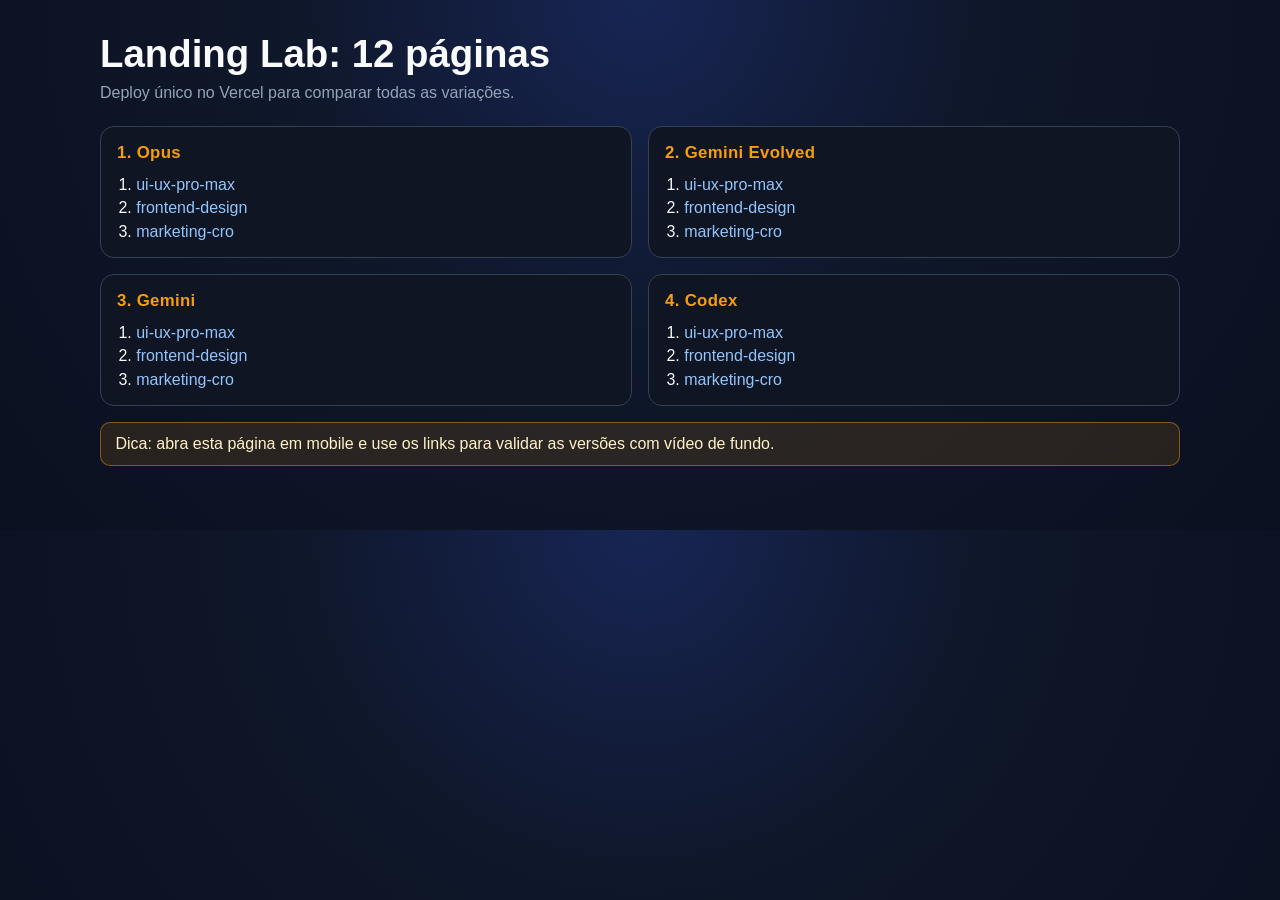
<file: index.html>
<!doctype html>
<html lang="pt-BR">
  <head>
    <meta charset="utf-8" />
    <meta name="viewport" content="width=device-width, initial-scale=1" />
    <title>Landing Lab | Comparador de 12 Páginas</title>
    <meta
      name="description"
      content="Landing Lab com 12 variações de landing page para comparação entre IA e skill."
    />
    <style>
      :root {
        --bg: #0f172a;
        --surface: #111827;
        --card: #1f2937;
        --text: #f9fafb;
        --muted: #94a3b8;
        --accent: #f59e0b;
        --line: #334155;
      }

      * {
        box-sizing: border-box;
      }

      body {
        margin: 0;
        font-family: "Segoe UI", Tahoma, sans-serif;
        background: radial-gradient(circle at top, #172554 0%, var(--bg) 42%, #0b1020 100%);
        color: var(--text);
      }

      .container {
        width: min(1080px, 92%);
        margin: 0 auto;
        padding: 2rem 0 3rem;
      }

      h1 {
        margin: 0 0 0.5rem;
        font-size: clamp(1.8rem, 5vw, 2.4rem);
      }

      .subtitle {
        margin: 0 0 1.5rem;
        color: var(--muted);
      }

      .grid {
        display: grid;
        gap: 1rem;
      }

      @media (min-width: 860px) {
        .grid {
          grid-template-columns: repeat(2, minmax(0, 1fr));
        }
      }

      .group {
        background: color-mix(in srgb, var(--surface) 86%, black);
        border: 1px solid var(--line);
        border-radius: 14px;
        padding: 1rem;
      }

      .group h2 {
        margin: 0 0 0.8rem;
        font-size: 1.05rem;
        color: var(--accent);
        letter-spacing: 0.02em;
      }

      ol {
        margin: 0;
        padding-left: 1.2rem;
      }

      li + li {
        margin-top: 0.35rem;
      }

      a {
        color: #93c5fd;
        text-decoration: none;
      }

      a:hover {
        text-decoration: underline;
      }

      .tip {
        margin-top: 1rem;
        background: rgba(245, 158, 11, 0.12);
        border: 1px solid rgba(245, 158, 11, 0.45);
        border-radius: 10px;
        padding: 0.75rem 0.9rem;
        color: #fef3c7;
      }
    </style>
  </head>
  <body>
    <main class="container">
      <h1>Landing Lab: 12 páginas</h1>
      <p class="subtitle">Deploy único no Vercel para comparar todas as variações.</p>

      <section class="grid" aria-label="Lista de páginas">
        <article class="group">
          <h2>1. Opus</h2>
          <ol>
            <li><a href="results/opus/ui-ux-pro-max/index.html">ui-ux-pro-max</a></li>
            <li><a href="results/opus/frontend-design/index.html">frontend-design</a></li>
            <li><a href="results/opus/marketing-cro/index.html">marketing-cro</a></li>
          </ol>
        </article>

        <article class="group">
          <h2>2. Gemini Evolved</h2>
          <ol>
            <li><a href="results/gemini-evolved/ui-ux-pro-max/index.html">ui-ux-pro-max</a></li>
            <li><a href="results/gemini-evolved/frontend-design/index.html">frontend-design</a></li>
            <li><a href="results/gemini-evolved/marketing-cro/index.html">marketing-cro</a></li>
          </ol>
        </article>

        <article class="group">
          <h2>3. Gemini</h2>
          <ol>
            <li><a href="results/gemini/ui-ux-pro-max/index.html">ui-ux-pro-max</a></li>
            <li><a href="results/gemini/frontend-design/index.html">frontend-design</a></li>
            <li><a href="results/gemini/marketing-cro/index.html">marketing-cro</a></li>
          </ol>
        </article>

        <article class="group">
          <h2>4. Codex</h2>
          <ol>
            <li><a href="results/codex/ui-ux-pro-max/index.html">ui-ux-pro-max</a></li>
            <li><a href="results/codex/frontend-design/index.html">frontend-design</a></li>
            <li><a href="results/codex/marketing-cro/index.html">marketing-cro</a></li>
          </ol>
        </article>
      </section>

      <p class="tip">
        Dica: abra esta página em mobile e use os links para validar as versões com vídeo de fundo.
      </p>
    </main>
  </body>
</html>
</file>
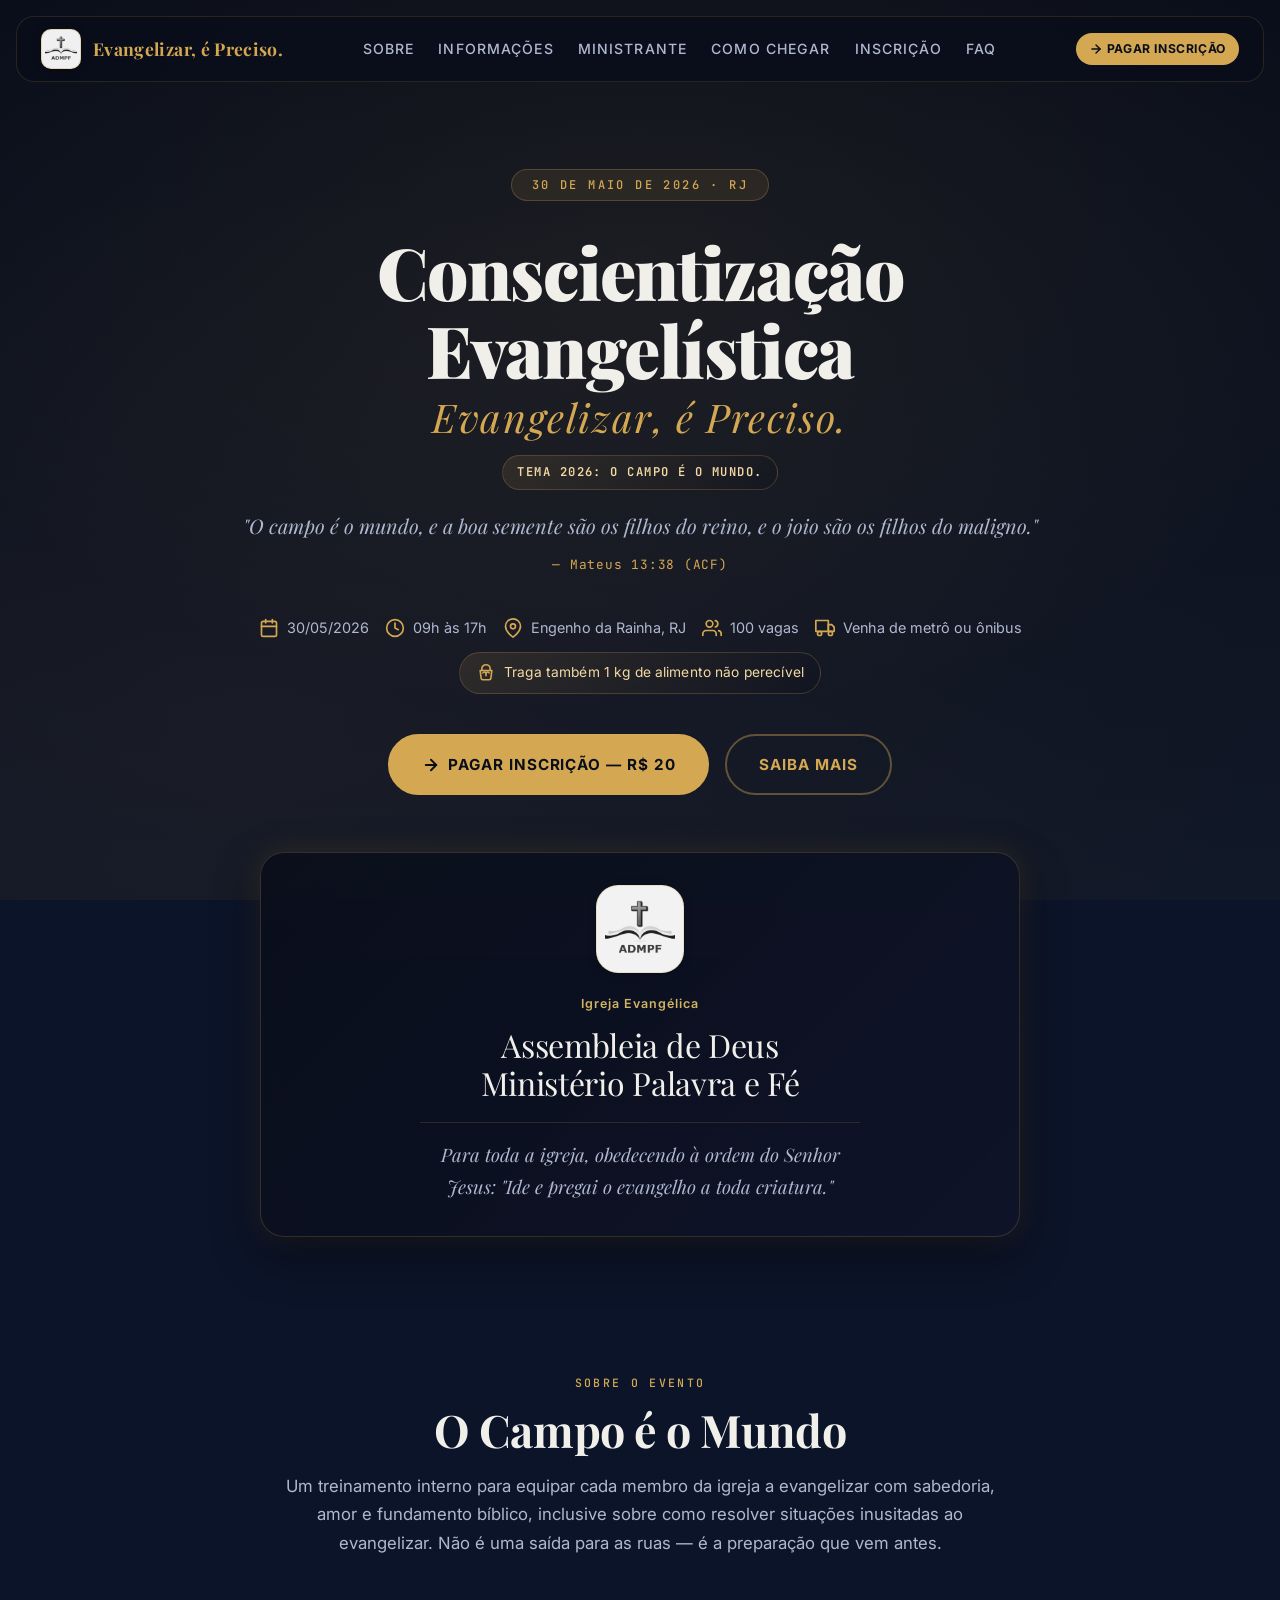
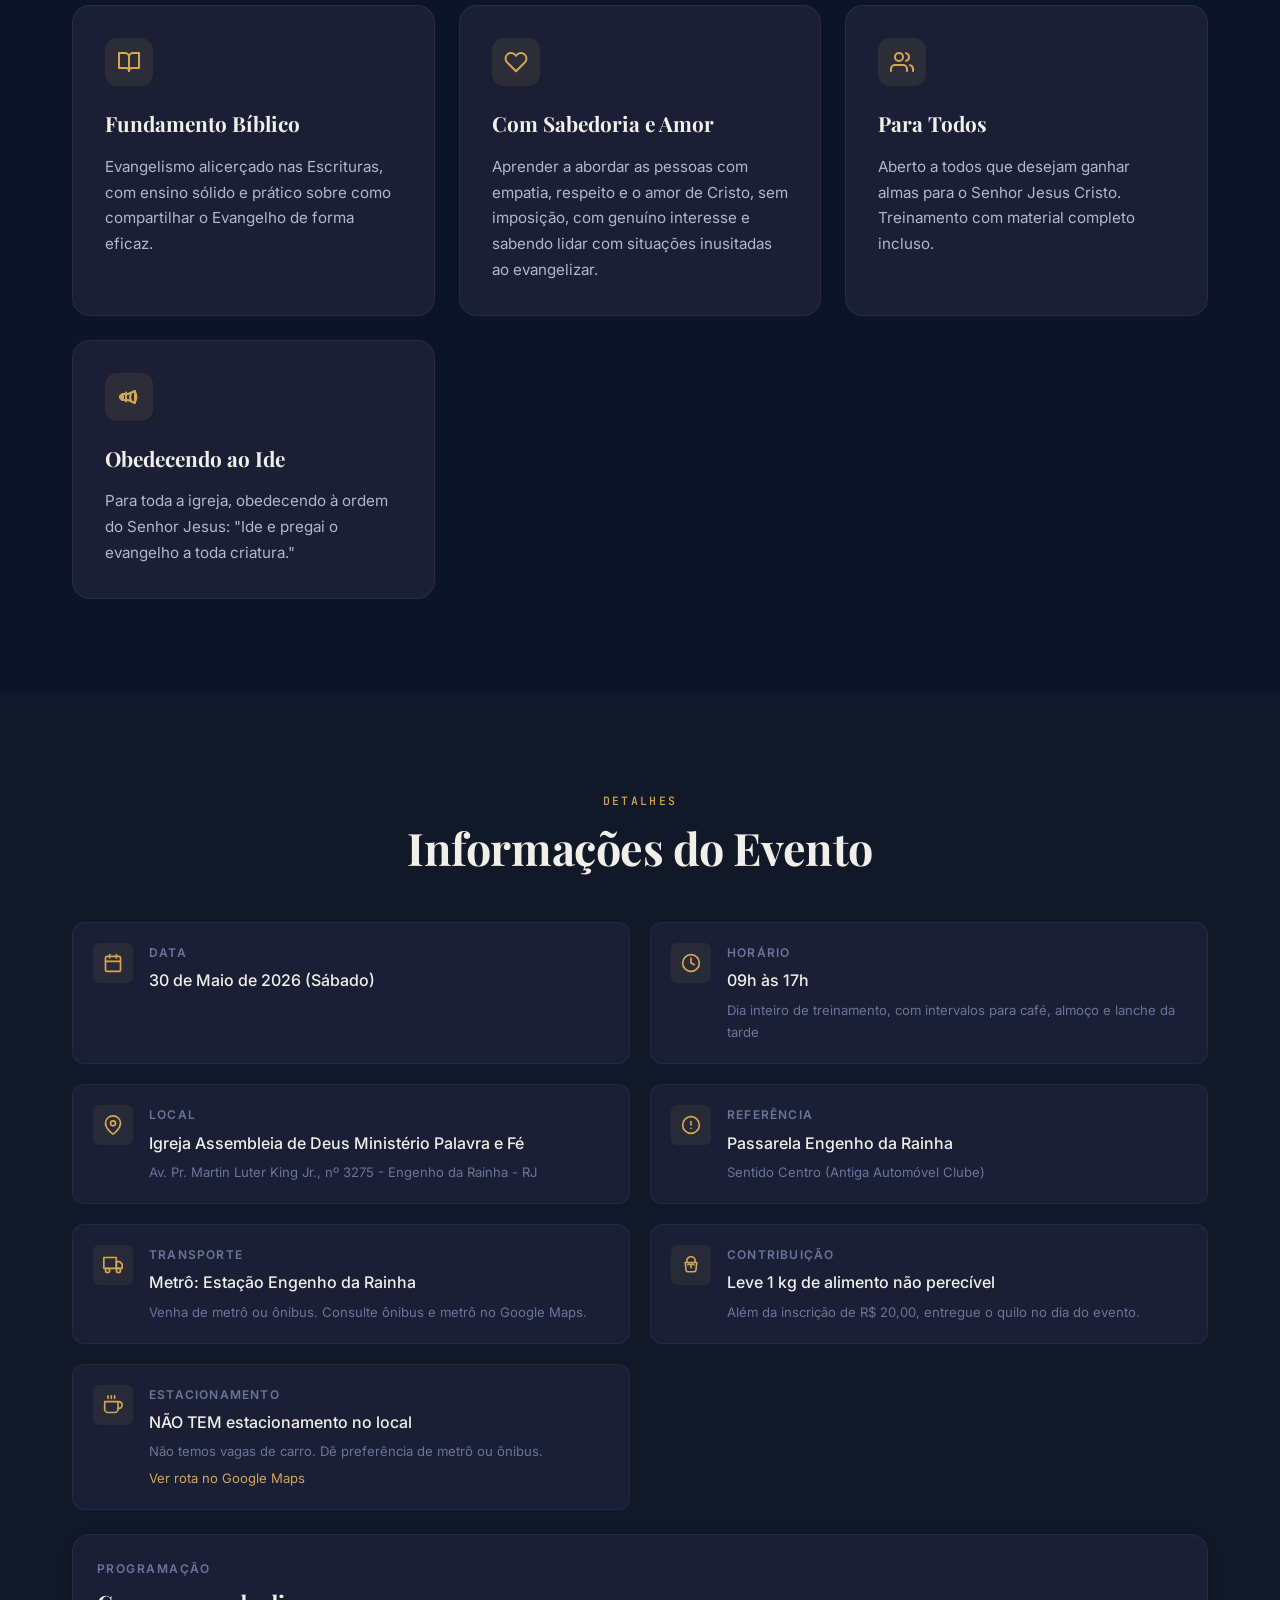
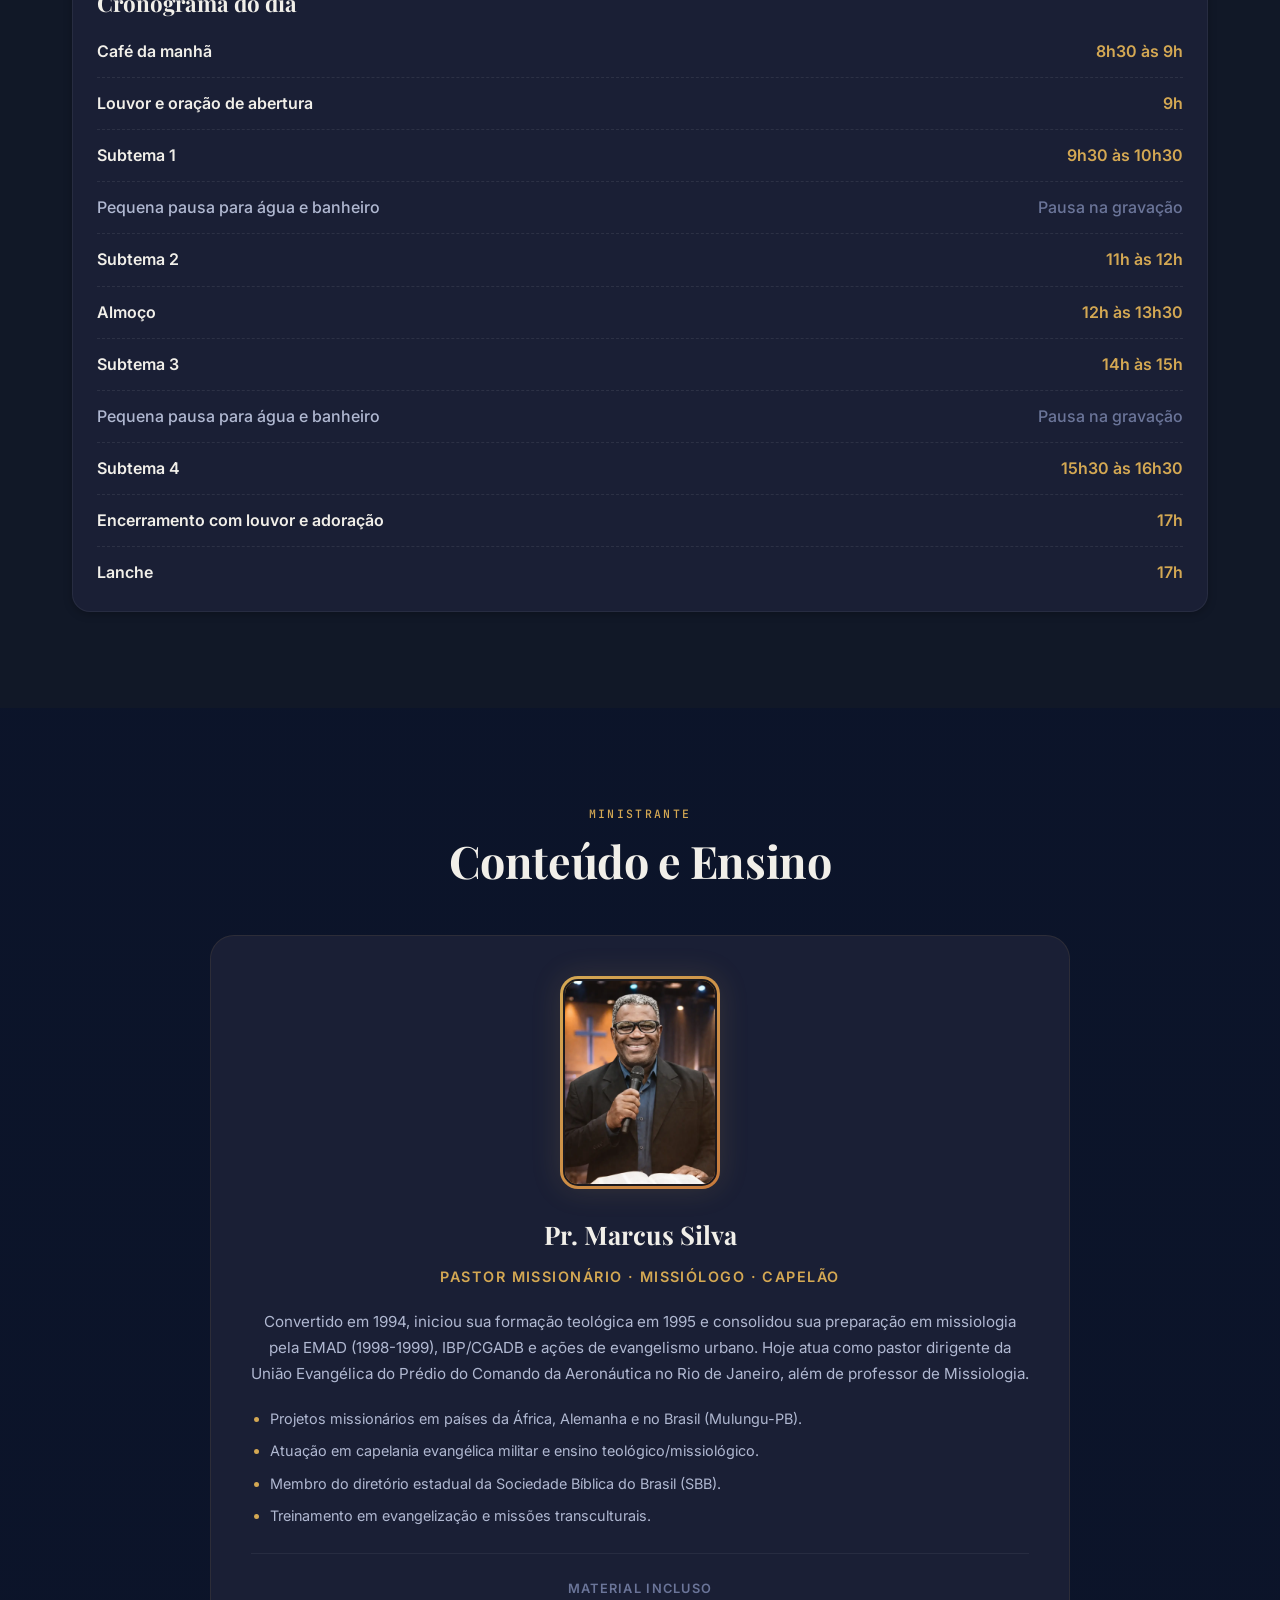
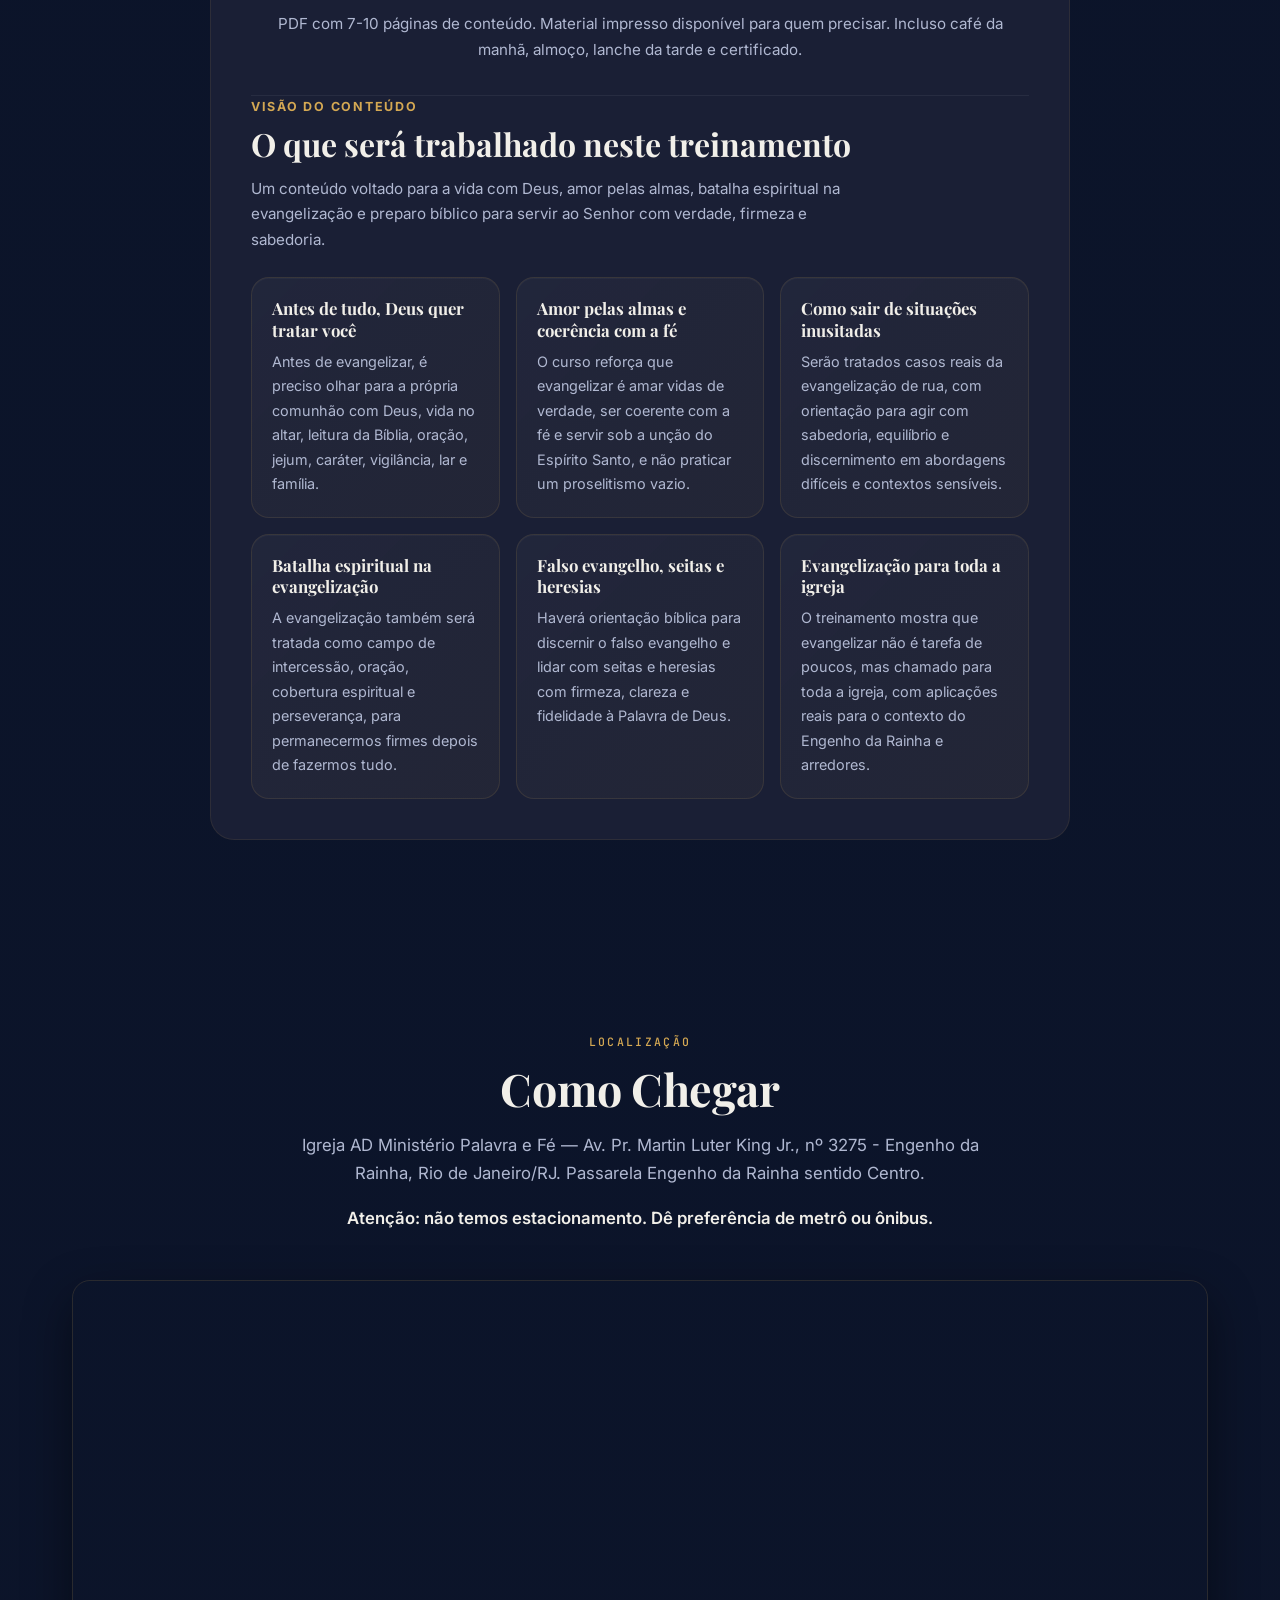
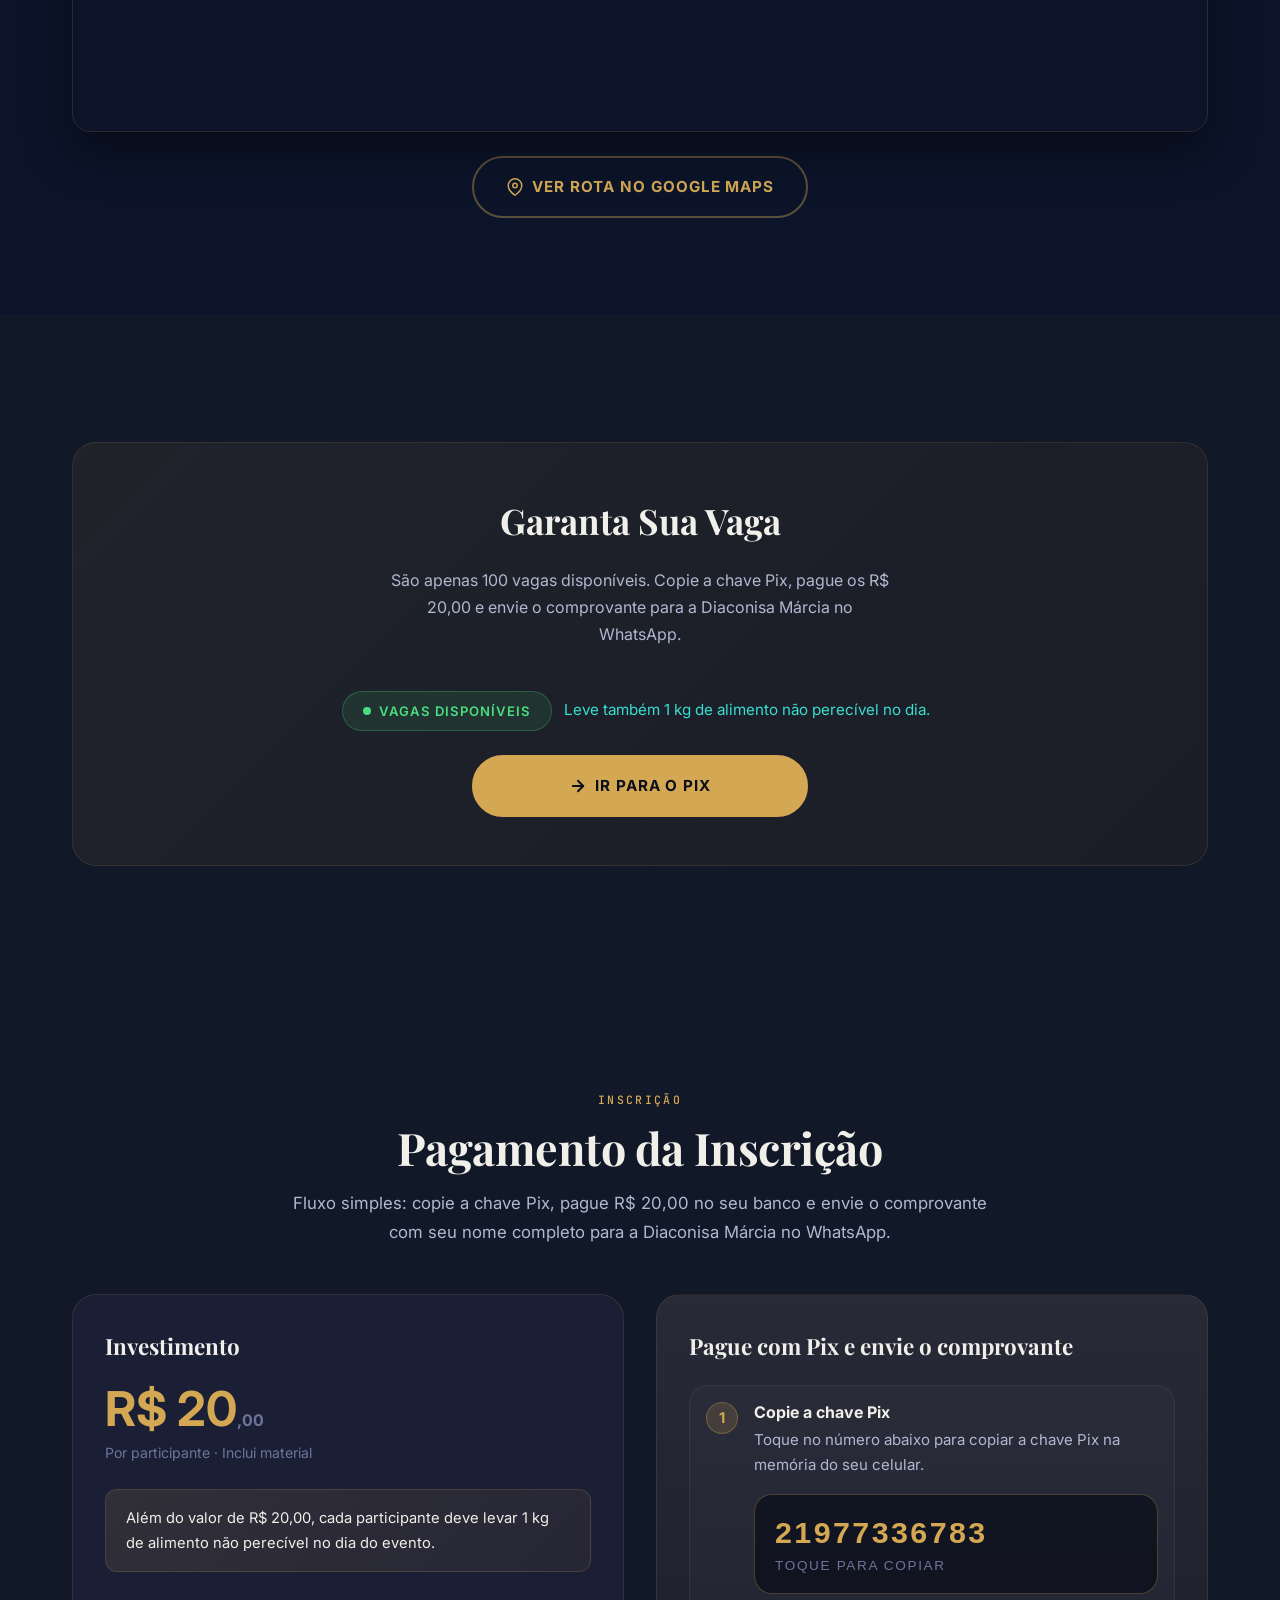
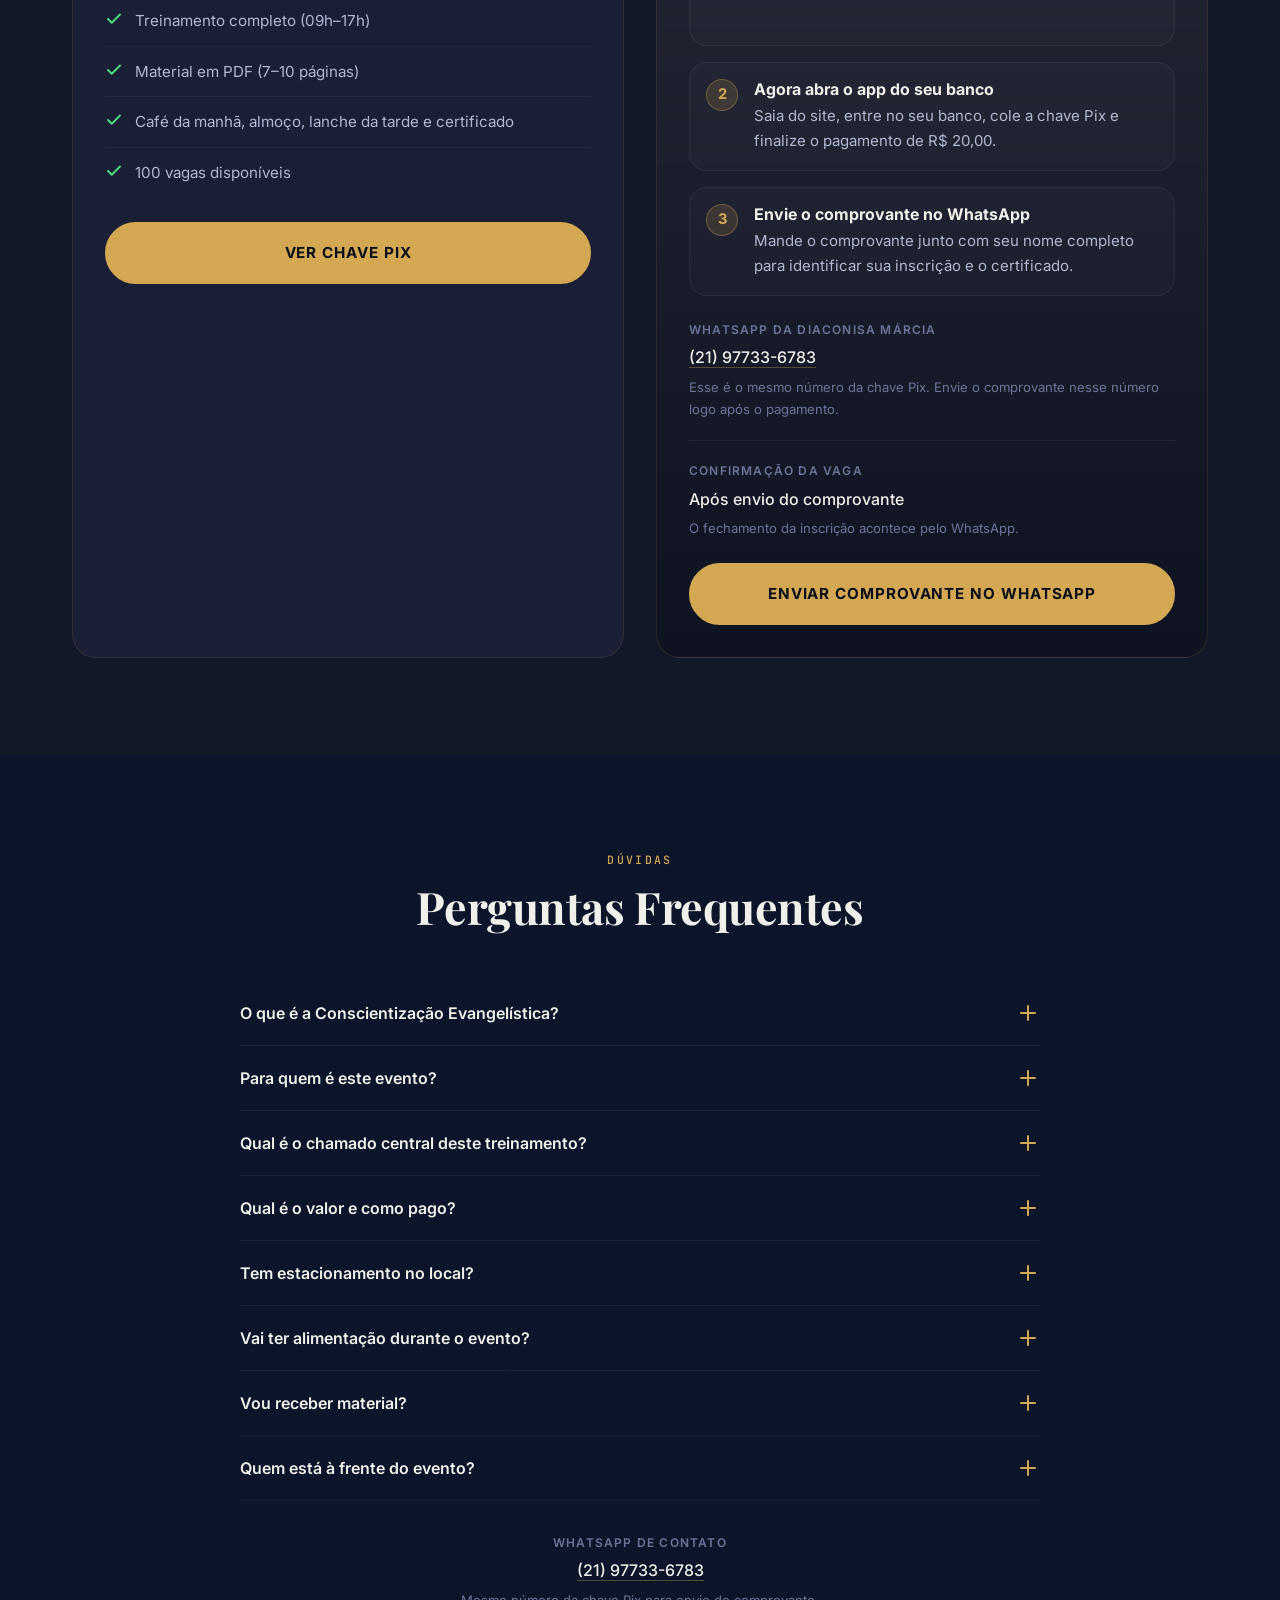
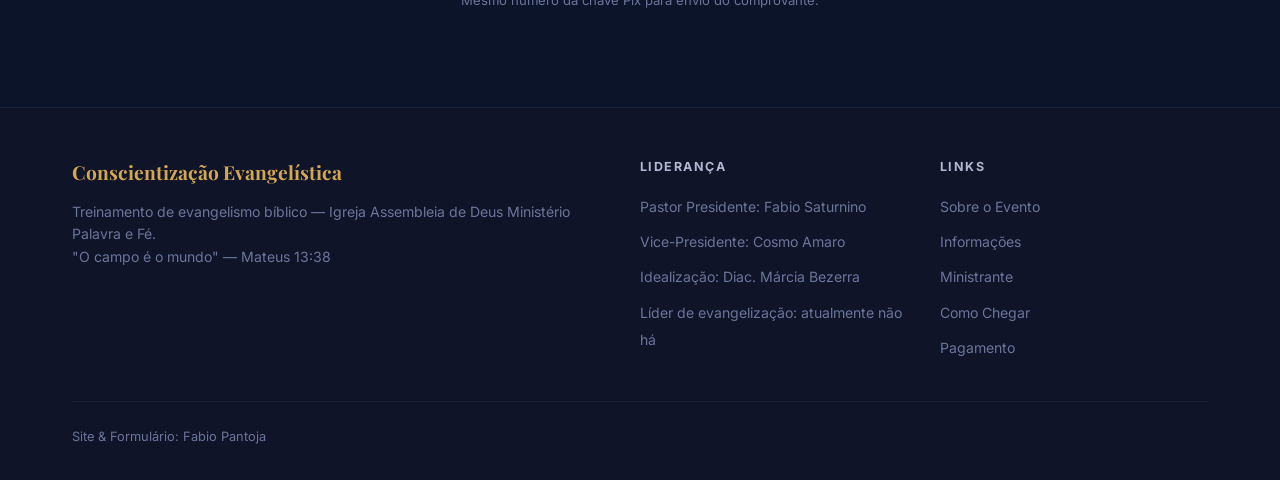
<file: winner-site/index.html>
<!DOCTYPE html>
<html lang="pt-BR">

<head>
    <meta charset="UTF-8">
    <meta name="viewport" content="width=device-width, initial-scale=1.0">
    <meta name="description"
        content="Conscientização Evangelística — Treinamento de evangelismo bíblico. O Campo é o Mundo (Mateus 13:38). 30 de Maio de 2026, Igreja AD Ministério Palavra e Fé.">
    <meta name="theme-color" content="#0a0e1a">
    <meta property="og:locale" content="pt_BR">
    <meta property="og:type" content="website">
    <meta property="og:title" content="Conscientização Evangelística · Evangelizar, é Preciso.">
    <meta property="og:description"
        content="Treinamento de evangelismo bíblico da Igreja AD Ministério Palavra e Fé. 30 de Maio de 2026, Rio de Janeiro.">
    <meta property="og:url" content="https://admpf-evangelismo-2026.vercel.app/">
    <meta property="og:site_name" content="Conscientização Evangelística">
    <meta property="og:image" content="https://admpf-evangelismo-2026.vercel.app/assets/og/og-evento.jpg">
    <meta property="og:image:width" content="1200">
    <meta property="og:image:height" content="630">
    <meta property="og:image:alt" content="Arte do evento Conscientização Evangelística">
    <meta name="twitter:card" content="summary_large_image">
    <meta name="twitter:title" content="Conscientização Evangelística · Evangelizar, é Preciso.">
    <meta name="twitter:description"
        content="Treinamento de evangelismo bíblico da Igreja AD Ministério Palavra e Fé. 30 de Maio de 2026, Rio de Janeiro.">
    <meta name="twitter:image" content="https://admpf-evangelismo-2026.vercel.app/assets/og/og-evento.jpg">
    <!-- Google tag (gtag.js) -->
    <script async src="https://www.googletagmanager.com/gtag/js?id=G-5KXSSBWQH3"></script>
    <script>
        window.dataLayer = window.dataLayer || [];
        function gtag() { dataLayer.push(arguments); }
        gtag('js', new Date());

        gtag('config', 'G-5KXSSBWQH3');
    </script>
    <title>Conscientização Evangelística · Evangelizar, é Preciso.</title>
    <link rel="canonical" href="https://admpf-evangelismo-2026.vercel.app/">
    <link rel="icon" type="image/png" sizes="16x16" href="assets/favicons/favicon-16.png">
    <link rel="icon" type="image/png" sizes="32x32" href="assets/favicons/favicon-32.png">
    <link rel="icon" type="image/png" sizes="48x48" href="assets/favicons/favicon-48.png">
    <link rel="stylesheet" href="style.css">
</head>

<body>
    <!-- Skip Navigation -->
    <a href="#main" class="skip-nav">Pular para o conteúdo principal</a>

    <!-- Grain Overlay -->
    <div class="grain-overlay" aria-hidden="true"></div>

    <!-- ===== NAVBAR ===== -->
    <nav class="navbar" role="navigation" aria-label="Navegação principal">
        <a href="#" class="navbar__brand" aria-label="Início">
            <img src="assets/v1/LogoADMPF.png" alt="Logo ADMPF" class="navbar__brand-logo">
            <span>Evangelizar, é Preciso.</span>
        </a>

        <ul class="navbar__links" role="list">
            <li><a href="#sobre">Sobre</a></li>
            <li><a href="#info">Informações</a></li>
            <li><a href="#ministrante">Ministrante</a></li>
            <li><a href="#local">Como Chegar</a></li>
            <li><a href="#inscricao">Inscrição</a></li>
            <li><a href="#faq">FAQ</a></li>
        </ul>

        <a href="#inscricao" class="navbar__cta" aria-label="Ir para o pagamento da inscrição">
            <svg xmlns="http://www.w3.org/2000/svg" width="16" height="16" viewBox="0 0 24 24" fill="none"
                stroke="currentColor" stroke-width="2.5" stroke-linecap="round" stroke-linejoin="round"
                aria-hidden="true">
                <path d="M5 12h14" />
                <path d="m12 5 7 7-7 7" />
            </svg>
            Pagar Inscrição
        </a>

        <button class="navbar__mobile-toggle" aria-label="Abrir menu" aria-expanded="false" id="mobile-toggle">
            <span></span><span></span><span></span>
        </button>

        <ul class="navbar__mobile-menu" id="mobile-menu" role="list">
            <li><a href="#sobre">Sobre</a></li>
            <li><a href="#info">Informações</a></li>
            <li><a href="#ministrante">Ministrante</a></li>
            <li><a href="#local">Como Chegar</a></li>
            <li><a href="#inscricao">Inscrição</a></li>
            <li><a href="#faq">FAQ</a></li>
            <li>
                <a href="#inscricao" class="btn btn--primary">Pagar Inscrição</a>
            </li>
        </ul>
    </nav>

    <!-- ===== MAIN ===== -->
    <main id="main">

        <!-- ===== HERO ===== -->
        <section class="hero" aria-labelledby="hero-title">
            <video class="hero__video-mobile" autoplay muted loop playsinline preload="metadata" aria-hidden="true">
                <source src="assets/Video/Cruz1-optimized.mp4" type="video/mp4">
            </video>
            <div class="hero__bg" aria-hidden="true"></div>
            <div class="hero__content">
                <span class="hero__label reveal">30 de Maio de 2026 · RJ</span>

                <h1 id="hero-title" class="hero__title reveal">
                    Conscientização Evangelística
                    <span>Evangelizar, é Preciso.</span>
                </h1>

                <p class="hero__theme reveal">Tema 2026: O Campo é o Mundo.</p>

                <p class="hero__verse reveal">
                    "O campo é o mundo, e a boa semente são os filhos do reino, e o joio são os filhos do maligno."
                </p>
                <p class="hero__verse-ref reveal">— Mateus 13:38 (ACF)</p>

                <div class="hero__meta reveal">
                    <div class="hero__meta-item">
                        <svg xmlns="http://www.w3.org/2000/svg" width="20" height="20" viewBox="0 0 24 24" fill="none"
                            stroke="currentColor" stroke-width="2" stroke-linecap="round" stroke-linejoin="round"
                            aria-hidden="true">
                            <rect x="3" y="4" width="18" height="18" rx="2" ry="2" />
                            <line x1="16" y1="2" x2="16" y2="6" />
                            <line x1="8" y1="2" x2="8" y2="6" />
                            <line x1="3" y1="10" x2="21" y2="10" />
                        </svg>
                        30/05/2026
                    </div>
                    <div class="hero__meta-item">
                        <svg xmlns="http://www.w3.org/2000/svg" width="20" height="20" viewBox="0 0 24 24" fill="none"
                            stroke="currentColor" stroke-width="2" stroke-linecap="round" stroke-linejoin="round"
                            aria-hidden="true">
                            <circle cx="12" cy="12" r="10" />
                            <polyline points="12 6 12 12 16 14" />
                        </svg>
                        09h às 17h
                    </div>
                    <div class="hero__meta-item">
                        <svg xmlns="http://www.w3.org/2000/svg" width="20" height="20" viewBox="0 0 24 24" fill="none"
                            stroke="currentColor" stroke-width="2" stroke-linecap="round" stroke-linejoin="round"
                            aria-hidden="true">
                            <path d="M21 10c0 7-9 13-9 13s-9-6-9-13a9 9 0 0 1 18 0z" />
                            <circle cx="12" cy="10" r="3" />
                        </svg>
                        Engenho da Rainha, RJ
                    </div>
                    <div class="hero__meta-item">
                        <svg xmlns="http://www.w3.org/2000/svg" width="20" height="20" viewBox="0 0 24 24" fill="none"
                            stroke="currentColor" stroke-width="2" stroke-linecap="round" stroke-linejoin="round"
                            aria-hidden="true">
                            <path d="M17 21v-2a4 4 0 0 0-4-4H5a4 4 0 0 0-4 4v2" />
                            <circle cx="9" cy="7" r="4" />
                            <path d="M23 21v-2a4 4 0 0 0-3-3.87" />
                            <path d="M16 3.13a4 4 0 0 1 0 7.75" />
                        </svg>
                        100 vagas
                    </div>
                    <div class="hero__meta-item">
                        <svg xmlns="http://www.w3.org/2000/svg" width="20" height="20" viewBox="0 0 24 24" fill="none"
                            stroke="currentColor" stroke-width="2" stroke-linecap="round" stroke-linejoin="round"
                            aria-hidden="true">
                            <rect x="1" y="3" width="15" height="13" />
                            <polygon points="16 8 20 8 23 11 23 16 16 16 16 8" />
                            <circle cx="5.5" cy="18.5" r="2.5" />
                            <circle cx="18.5" cy="18.5" r="2.5" />
                        </svg>
                        Venha de metrô ou ônibus
                    </div>
                    <div class="hero__meta-item hero__meta-item--highlight">
                        <svg xmlns="http://www.w3.org/2000/svg" width="20" height="20" viewBox="0 0 24 24" fill="none"
                            stroke="currentColor" stroke-width="1.9" stroke-linecap="round" stroke-linejoin="round"
                            aria-hidden="true">
                            <path d="M7 9V7a5 5 0 0 1 10 0v2" />
                            <path d="M5 9h14l-1.1 9.2a2 2 0 0 1-2 1.8H8.1a2 2 0 0 1-2-1.8L5 9Z" />
                            <path d="M12 12c.8-1.5 3-1.5 3.8 0" />
                            <path d="M12 12c-.8-1.5-3-1.5-3.8 0" />
                            <path d="M12 12v3.2" />
                        </svg>
                        Traga também 1 kg de alimento não perecível
                    </div>
                </div>

                <div class="hero__cta-group reveal">
                    <a href="#inscricao" class="btn btn--primary">
                        <svg xmlns="http://www.w3.org/2000/svg" width="18" height="18" viewBox="0 0 24 24" fill="none"
                            stroke="currentColor" stroke-width="2.5" stroke-linecap="round" stroke-linejoin="round"
                            aria-hidden="true">
                            <path d="M5 12h14" />
                            <path d="m12 5 7 7-7 7" />
                        </svg>
                        Pagar Inscrição — R$ 20
                    </a>
                    <a href="#sobre" class="btn btn--outline">Saiba Mais</a>
                </div>
            </div>
        </section>

        <section class="institutional-signature" aria-label="Igreja anfitriã">
            <div class="container">
                <div class="institutional-signature__card reveal">
                    <img src="assets/v1/LogoADMPF.png" alt="Logo da Assembleia de Deus Ministério Palavra e Fé"
                        class="institutional-signature__logo" loading="lazy" width="96" height="96">
                    <p class="institutional-signature__eyebrow">Igreja Evangélica</p>
                    <p class="institutional-signature__name">Assembleia de Deus Ministério Palavra e Fé</p>
                    <p class="institutional-signature__mission">
                        Para toda a igreja, obedecendo à ordem do Senhor Jesus: "Ide e pregai o evangelho a toda
                        criatura."
                    </p>
                </div>
            </div>
        </section>

        <!-- ===== SOBRE O EVENTO ===== -->
        <section class="section" id="sobre" aria-labelledby="sobre-title">
            <div class="container">
                <div class="section__header reveal">
                    <span class="section__label">Sobre o Evento</span>
                    <h2 class="section__title" id="sobre-title">O Campo é o Mundo</h2>
                    <p class="section__subtitle">
                        Um treinamento interno para equipar cada membro da igreja a evangelizar com sabedoria, amor e
                        fundamento bíblico, inclusive sobre como resolver situações inusitadas ao evangelizar. Não é
                        uma saída para as ruas — é a preparação que vem antes.
                    </p>
                </div>

                <div class="about-grid">
                    <div class="about-card reveal">
                        <div class="about-card__icon">
                            <svg xmlns="http://www.w3.org/2000/svg" width="24" height="24" viewBox="0 0 24 24"
                                fill="none" stroke="currentColor" stroke-width="2" stroke-linecap="round"
                                stroke-linejoin="round" aria-hidden="true">
                                <path d="M2 3h6a4 4 0 0 1 4 4v14a3 3 0 0 0-3-3H2z" />
                                <path d="M22 3h-6a4 4 0 0 0-4 4v14a3 3 0 0 1 3-3h7z" />
                            </svg>
                        </div>
                        <h3 class="about-card__title">Fundamento Bíblico</h3>
                        <p class="about-card__text">Evangelismo alicerçado nas Escrituras, com ensino sólido e prático
                            sobre como compartilhar o Evangelho de forma eficaz.</p>
                    </div>

                    <div class="about-card reveal">
                        <div class="about-card__icon">
                            <svg xmlns="http://www.w3.org/2000/svg" width="24" height="24" viewBox="0 0 24 24"
                                fill="none" stroke="currentColor" stroke-width="2" stroke-linecap="round"
                                stroke-linejoin="round" aria-hidden="true">
                                <path
                                    d="M20.84 4.61a5.5 5.5 0 0 0-7.78 0L12 5.67l-1.06-1.06a5.5 5.5 0 0 0-7.78 7.78l1.06 1.06L12 21.23l7.78-7.78 1.06-1.06a5.5 5.5 0 0 0 0-7.78z" />
                            </svg>
                        </div>
                        <h3 class="about-card__title">Com Sabedoria e Amor</h3>
                        <p class="about-card__text">Aprender a abordar as pessoas com empatia, respeito e o amor de
                            Cristo, sem imposição, com genuíno interesse e sabendo lidar com situações inusitadas ao
                            evangelizar.</p>
                    </div>

                    <div class="about-card reveal">
                        <div class="about-card__icon">
                            <svg xmlns="http://www.w3.org/2000/svg" width="24" height="24" viewBox="0 0 24 24"
                                fill="none" stroke="currentColor" stroke-width="2" stroke-linecap="round"
                                stroke-linejoin="round" aria-hidden="true">
                                <path d="M17 21v-2a4 4 0 0 0-4-4H5a4 4 0 0 0-4 4v2" />
                                <circle cx="9" cy="7" r="4" />
                                <path d="M23 21v-2a4 4 0 0 0-3-3.87" />
                                <path d="M16 3.13a4 4 0 0 1 0 7.75" />
                            </svg>
                        </div>
                        <h3 class="about-card__title">Para Todos</h3>
                        <p class="about-card__text">Aberto a todos que desejam ganhar almas para o Senhor Jesus Cristo.
                            Treinamento com material completo incluso.</p>
                    </div>

                    <div class="about-card reveal">
                        <div class="about-card__icon">
                            <svg xmlns="http://www.w3.org/2000/svg" width="24" height="24" viewBox="0 0 24 24"
                                fill="none" stroke="currentColor" stroke-width="2" stroke-linecap="round"
                                stroke-linejoin="round" aria-hidden="true">
                                <path d="M3 11v2" />
                                <path d="M6 9v6" />
                                <path d="M9 7.5v9" />
                                <path d="M14 8.5a7.5 7.5 0 0 0 0 7" />
                                <path d="M17.5 6a11 11 0 0 1 0 12" />
                                <path d="M11 9l7-3v12l-7-3H6a2 2 0 0 1-2-2v-2a2 2 0 0 1 2-2h5Z" />
                            </svg>
                        </div>
                        <h3 class="about-card__title">Obedecendo ao Ide</h3>
                        <p class="about-card__text">Para toda a igreja, obedecendo à ordem do Senhor Jesus: "Ide e
                            pregai o evangelho a toda criatura."</p>
                    </div>
                </div>
            </div>
        </section>

        <!-- ===== INFORMAÇÕES DO EVENTO ===== -->
        <section class="section section--alt" id="info" aria-labelledby="info-title">
            <div class="container">
                <div class="section__header reveal">
                    <span class="section__label">Detalhes</span>
                    <h2 class="section__title" id="info-title">Informações do Evento</h2>
                </div>

                <div class="info-grid">
                    <div class="info-item reveal">
                        <div class="info-item__icon">
                            <svg xmlns="http://www.w3.org/2000/svg" width="20" height="20" viewBox="0 0 24 24"
                                fill="none" stroke="currentColor" stroke-width="2" stroke-linecap="round"
                                stroke-linejoin="round">
                                <rect x="3" y="4" width="18" height="18" rx="2" ry="2" />
                                <line x1="16" y1="2" x2="16" y2="6" />
                                <line x1="8" y1="2" x2="8" y2="6" />
                                <line x1="3" y1="10" x2="21" y2="10" />
                            </svg>
                        </div>
                        <div>
                            <p class="info-item__label">Data</p>
                            <p class="info-item__value">30 de Maio de 2026 (Sábado)</p>
                        </div>
                    </div>

                    <div class="info-item reveal">
                        <div class="info-item__icon">
                            <svg xmlns="http://www.w3.org/2000/svg" width="20" height="20" viewBox="0 0 24 24"
                                fill="none" stroke="currentColor" stroke-width="2" stroke-linecap="round"
                                stroke-linejoin="round">
                                <circle cx="12" cy="12" r="10" />
                                <polyline points="12 6 12 12 16 14" />
                            </svg>
                        </div>
                        <div>
                            <p class="info-item__label">Horário</p>
                            <p class="info-item__value">09h às 17h</p>
                            <p class="info-item__note">Dia inteiro de treinamento, com intervalos para café, almoço e
                                lanche da tarde</p>
                        </div>
                    </div>

                    <div class="info-item reveal">
                        <div class="info-item__icon">
                            <svg xmlns="http://www.w3.org/2000/svg" width="20" height="20" viewBox="0 0 24 24"
                                fill="none" stroke="currentColor" stroke-width="2" stroke-linecap="round"
                                stroke-linejoin="round">
                                <path d="M21 10c0 7-9 13-9 13s-9-6-9-13a9 9 0 0 1 18 0z" />
                                <circle cx="12" cy="10" r="3" />
                            </svg>
                        </div>
                        <div>
                            <p class="info-item__label">Local</p>
                            <p class="info-item__value">Igreja Assembleia de Deus Ministério Palavra e Fé</p>
                            <p class="info-item__note">Av. Pr. Martin Luter King Jr., nº 3275 - Engenho da Rainha - RJ
                            </p>
                        </div>
                    </div>

                    <div class="info-item reveal">
                        <div class="info-item__icon">
                            <svg xmlns="http://www.w3.org/2000/svg" width="20" height="20" viewBox="0 0 24 24"
                                fill="none" stroke="currentColor" stroke-width="2" stroke-linecap="round"
                                stroke-linejoin="round">
                                <circle cx="12" cy="12" r="10" />
                                <line x1="12" y1="8" x2="12" y2="12" />
                                <line x1="12" y1="16" x2="12.01" y2="16" />
                            </svg>
                        </div>
                        <div>
                            <p class="info-item__label">Referência</p>
                            <p class="info-item__value">Passarela Engenho da Rainha</p>
                            <p class="info-item__note">Sentido Centro (Antiga Automóvel Clube)</p>
                        </div>
                    </div>

                    <div class="info-item reveal">
                        <div class="info-item__icon">
                            <svg xmlns="http://www.w3.org/2000/svg" width="20" height="20" viewBox="0 0 24 24"
                                fill="none" stroke="currentColor" stroke-width="2" stroke-linecap="round"
                                stroke-linejoin="round">
                                <rect x="1" y="3" width="15" height="13" />
                                <polygon points="16 8 20 8 23 11 23 16 16 16 16 8" />
                                <circle cx="5.5" cy="18.5" r="2.5" />
                                <circle cx="18.5" cy="18.5" r="2.5" />
                            </svg>
                        </div>
                        <div>
                            <p class="info-item__label">Transporte</p>
                            <p class="info-item__value">Metrô: Estação Engenho da Rainha</p>
                            <p class="info-item__note">Venha de metrô ou ônibus. Consulte ônibus e metrô no Google
                                Maps.</p>
                        </div>
                    </div>

                    <div class="info-item reveal">
                        <div class="info-item__icon">
                            <svg xmlns="http://www.w3.org/2000/svg" width="20" height="20" viewBox="0 0 24 24"
                                fill="none" stroke="currentColor" stroke-width="1.9" stroke-linecap="round"
                                stroke-linejoin="round">
                                <path d="M7 9V7a5 5 0 0 1 10 0v2" />
                                <path d="M5 9h14l-1.1 9.2a2 2 0 0 1-2 1.8H8.1a2 2 0 0 1-2-1.8L5 9Z" />
                                <path d="M12 12c.8-1.5 3-1.5 3.8 0" />
                                <path d="M12 12c-.8-1.5-3-1.5-3.8 0" />
                                <path d="M12 12v3.2" />
                            </svg>
                        </div>
                        <div>
                            <p class="info-item__label">Contribuição</p>
                            <p class="info-item__value">Leve 1 kg de alimento não perecível</p>
                            <p class="info-item__note">Além da inscrição de R$ 20,00, entregue o quilo no dia do evento.</p>
                        </div>
                    </div>

                    <div class="info-item reveal">
                        <div class="info-item__icon">
                            <svg xmlns="http://www.w3.org/2000/svg" width="20" height="20" viewBox="0 0 24 24"
                                fill="none" stroke="currentColor" stroke-width="2" stroke-linecap="round"
                                stroke-linejoin="round">
                                <path d="M18 8h1a4 4 0 0 1 0 8h-1" />
                                <path d="M2 8h16v9a4 4 0 0 1-4 4H6a4 4 0 0 1-4-4V8z" />
                                <line x1="6" y1="1" x2="6" y2="4" />
                                <line x1="10" y1="1" x2="10" y2="4" />
                                <line x1="14" y1="1" x2="14" y2="4" />
                            </svg>
                        </div>
                        <div>
                            <p class="info-item__label">Estacionamento</p>
                            <p class="info-item__value">NÃO TEM
                                estacionamento no local</p>
                            <p class="info-item__note">Não temos vagas de carro. Dê preferência de metrô ou ônibus.</p>
                            <p class="info-item__note"><a href="https://maps.app.goo.gl/yxSENqNJfN11vMG59" target="_blank"
                                    rel="noopener noreferrer">Ver rota no Google Maps</a></p>
                        </div>
                    </div>
                </div>

                <div class="schedule-card reveal" aria-label="Programação do dia">
                    <p class="schedule-card__label">Programação</p>
                    <h3 class="schedule-card__title">Cronograma do dia</h3>
                    <ul class="schedule-list" role="list">
                        <li class="schedule-item">
                            <span class="schedule-item__title">Café da manhã</span>
                            <span class="schedule-item__time">8h30 às 9h</span>
                        </li>
                        <li class="schedule-item">
                            <span class="schedule-item__title">Louvor e oração de abertura</span>
                            <span class="schedule-item__time">9h</span>
                        </li>
                        <li class="schedule-item">
                            <span class="schedule-item__title">Subtema 1</span>
                            <span class="schedule-item__time">9h30 às 10h30</span>
                        </li>
                        <li class="schedule-item schedule-item--note">
                            <span class="schedule-item__title">Pequena pausa para água e banheiro</span>
                            <span class="schedule-item__time">Pausa na gravação</span>
                        </li>
                        <li class="schedule-item">
                            <span class="schedule-item__title">Subtema 2</span>
                            <span class="schedule-item__time">11h às 12h</span>
                        </li>
                        <li class="schedule-item">
                            <span class="schedule-item__title">Almoço</span>
                            <span class="schedule-item__time">12h às 13h30</span>
                        </li>
                        <li class="schedule-item">
                            <span class="schedule-item__title">Subtema 3</span>
                            <span class="schedule-item__time">14h às 15h</span>
                        </li>
                        <li class="schedule-item schedule-item--note">
                            <span class="schedule-item__title">Pequena pausa para água e banheiro</span>
                            <span class="schedule-item__time">Pausa na gravação</span>
                        </li>
                        <li class="schedule-item">
                            <span class="schedule-item__title">Subtema 4</span>
                            <span class="schedule-item__time">15h30 às 16h30</span>
                        </li>
                        <li class="schedule-item">
                            <span class="schedule-item__title">Encerramento com louvor e adoração</span>
                            <span class="schedule-item__time">17h</span>
                        </li>
                        <li class="schedule-item">
                            <span class="schedule-item__title">Lanche</span>
                            <span class="schedule-item__time">17h</span>
                        </li>
                    </ul>
                </div>
            </div>
        </section>

        <!-- ===== MINISTRANTE ===== -->
        <section class="section" id="ministrante" aria-labelledby="ministrante-title">
            <div class="container">
                <div class="section__header reveal">
                    <span class="section__label">Ministrante</span>
                    <h2 class="section__title" id="ministrante-title">Conteúdo e Ensino</h2>
                </div>

                <div class="speaker-card reveal">
                    <div class="speaker-card__photo-wrap">
                        <img src="assets/v1/pastor.webp" alt="Pr. Marcus Silva" class="speaker-card__photo"
                            loading="lazy" width="800" height="1200"
                            onerror="this.onerror=null;this.src='assets/v1/pastor.png';">
                    </div>
                    <h3 class="speaker-card__name">Pr. Marcus Silva</h3>
                    <p class="speaker-card__role">Pastor Missionário · Missiólogo · Capelão</p>

                    <p class="speaker-card__bio">
                        Convertido em 1994, iniciou sua formação teológica em 1995 e consolidou sua preparação em
                        missiologia pela EMAD (1998-1999), IBP/CGADB e ações de evangelismo urbano. Hoje atua como
                        pastor dirigente da União Evangélica do Prédio do Comando da Aeronáutica no Rio de Janeiro,
                        além de professor de Missiologia.
                    </p>

                    <ul class="speaker-card__highlights" aria-label="Resumo do currículo pastoral">
                        <li>Projetos missionários em países da África, Alemanha e no Brasil (Mulungu-PB).</li>
                        <li>Atuação em capelania evangélica militar e ensino teológico/missiológico.</li>
                        <li>Membro do diretório estadual da Sociedade Bíblica do Brasil (SBB).</li>
                        <li>Treinamento em evangelização e missões transculturais.</li>
                    </ul>

                    <div class="speaker-card__material">
                        <p class="speaker-card__material-title">Material Incluso</p>
                        <p class="speaker-card__material-text">
                            PDF com 7-10 páginas de conteúdo. Material impresso disponível para quem precisar.
                            Incluso café da manhã, almoço, lanche da tarde e certificado.
                        </p>
                    </div>

                    <div class="teaching-outline">
                        <div class="teaching-outline__intro">
                            <p class="teaching-outline__eyebrow">Visão do Conteúdo</p>
                            <h3 class="teaching-outline__title">O que será trabalhado neste treinamento</h3>
                            <p class="teaching-outline__text">
                                Um conteúdo voltado para a vida com Deus, amor pelas almas, batalha espiritual na
                                evangelização e preparo bíblico para servir ao Senhor com verdade, firmeza e sabedoria.
                            </p>
                        </div>

                        <div class="teaching-outline__grid">
                            <article class="teaching-topic">
                                <h4 class="teaching-topic__title">Antes de tudo, Deus quer tratar você</h4>
                                <p class="teaching-topic__text">
                                    Antes de evangelizar, é preciso olhar para a própria comunhão com Deus, vida no
                                    altar, leitura da Bíblia, oração, jejum, caráter, vigilância, lar e família.
                                </p>
                            </article>

                            <article class="teaching-topic">
                                <h4 class="teaching-topic__title">Amor pelas almas e coerência com a fé</h4>
                                <p class="teaching-topic__text">
                                    O curso reforça que evangelizar é amar vidas de verdade, ser coerente com a fé e
                                    servir sob a unção do Espírito Santo, e não praticar um proselitismo vazio.
                                </p>
                            </article>

                            <article class="teaching-topic">
                                <h4 class="teaching-topic__title">Como sair de situações inusitadas</h4>
                                <p class="teaching-topic__text">
                                    Serão tratados casos reais da evangelização de rua, com orientação para agir com
                                    sabedoria, equilíbrio e discernimento em abordagens difíceis e contextos sensíveis.
                                </p>
                            </article>

                            <article class="teaching-topic">
                                <h4 class="teaching-topic__title">Batalha espiritual na evangelização</h4>
                                <p class="teaching-topic__text">
                                    A evangelização também será tratada como campo de intercessão, oração, cobertura
                                    espiritual e perseverança, para permanecermos firmes depois de fazermos tudo.
                                </p>
                            </article>

                            <article class="teaching-topic">
                                <h4 class="teaching-topic__title">Falso evangelho, seitas e heresias</h4>
                                <p class="teaching-topic__text">
                                    Haverá orientação bíblica para discernir o falso evangelho e lidar com seitas e
                                    heresias com firmeza, clareza e fidelidade à Palavra de Deus.
                                </p>
                            </article>

                            <article class="teaching-topic">
                                <h4 class="teaching-topic__title">Evangelização para toda a igreja</h4>
                                <p class="teaching-topic__text">
                                    O treinamento mostra que evangelizar não é tarefa de poucos, mas chamado para toda
                                    a igreja, com aplicações reais para o contexto do Engenho da Rainha e arredores.
                                </p>
                            </article>
                        </div>
                    </div>
                </div>
            </div>
        </section>

        <!-- ===== COMO CHEGAR (MAPA) ===== -->
        <section class="section" id="local" aria-labelledby="local-title">
            <div class="container">
                <div class="section__header reveal">
                    <span class="section__label">Localização</span>
                    <h2 class="section__title" id="local-title">Como Chegar</h2>
                    <p class="section__subtitle">
                        Igreja AD Ministério Palavra e Fé — Av. Pr. Martin Luter King Jr., nº 3275 - Engenho da Rainha,
                        Rio de Janeiro/RJ. Passarela Engenho da Rainha sentido Centro.
                        <span class="section__subtitle-alert">Atenção: não temos estacionamento. Dê preferência de
                            metrô ou ônibus.</span>
                    </p>
                </div>

                <div class="map-wrapper reveal">
                    <iframe
                        src="https://www.google.com/maps/embed?pb=!1m18!1m12!1m3!1d14704.884689949911!2d-43.30730612882789!3d-22.86828676851343!2m3!1f0!2f0!3f0!3m2!1i1024!2i768!4f13.1!3m3!1m2!1s0x997cf305e8aa8d%3A0x31838c32a0102c8c!2sAssembl%C3%A9ia%20De%20Deus%20Minist%C3%A9rio%20Palavra%20e%20F%C3%A9!5e0!3m2!1spt-BR!2sbr!4v1772406470304!5m2!1spt-BR!2sbr"
                        allowfullscreen="" loading="lazy" referrerpolicy="no-referrer-when-downgrade"
                        title="Mapa da localização da Igreja AD Ministério Palavra e Fé">
                    </iframe>
                </div>

                <div style="text-align: center; margin-top: var(--space-6);">
                    <a href="https://maps.app.goo.gl/yxSENqNJfN11vMG59" class="btn btn--outline" target="_blank"
                        rel="noopener noreferrer">
                        <svg xmlns="http://www.w3.org/2000/svg" width="18" height="18" viewBox="0 0 24 24" fill="none"
                            stroke="currentColor" stroke-width="2" stroke-linecap="round" stroke-linejoin="round"
                            aria-hidden="true">
                            <path d="M21 10c0 7-9 13-9 13s-9-6-9-13a9 9 0 0 1 18 0z" />
                            <circle cx="12" cy="10" r="3" />
                        </svg>
                        Ver rota no Google Maps
                    </a>
                </div>
            </div>
        </section>

        <!-- ===== CTA MID-PAGE ===== -->
        <section class="section section--alt" aria-label="Chamada para inscrição">
            <div class="container">
                <div class="cta-banner reveal">
                    <h2 class="cta-banner__title">Garanta Sua Vaga</h2>
                    <p class="cta-banner__text">São apenas 100 vagas disponíveis. Copie a chave Pix, pague os R$ 20,00
                        e envie o comprovante para a Diaconisa Márcia no WhatsApp.</p>
                    <div class="vacancy-badge">
                        <span class="vacancy-badge__dot" aria-hidden="true"></span>
                        Vagas Disponíveis
                    </div>
                    <p class="cta-banner__note">
                        Leve também 1 kg de alimento não perecível no dia.
                    </p>
                    <div style="margin-top: var(--space-6);">
                        <a href="#inscricao" class="btn btn--primary cta-banner__button">
                            <svg xmlns="http://www.w3.org/2000/svg" width="18" height="18" viewBox="0 0 24 24"
                                fill="none" stroke="currentColor" stroke-width="2.5" stroke-linecap="round"
                                stroke-linejoin="round" aria-hidden="true">
                                <path d="M5 12h14" />
                                <path d="m12 5 7 7-7 7" />
                            </svg>
                            Ir para o Pix
                        </a>
                    </div>
                </div>
            </div>
        </section>

        <!-- ===== INSCRIÇÃO / VAGAS / PAGAMENTO ===== -->
        <section class="section section--alt" id="inscricao" aria-labelledby="inscricao-title">
            <div class="container">
                <div class="section__header reveal">
                    <span class="section__label">Inscrição</span>
                    <h2 class="section__title" id="inscricao-title">Pagamento da Inscrição</h2>
                    <p class="section__subtitle">
                        Fluxo simples: copie a chave Pix, pague R$ 20,00 no seu banco e envie o comprovante com seu
                        nome completo para a Diaconisa Márcia no WhatsApp.
                    </p>
                </div>

                <div class="registration-grid">
                    <div class="registration-box reveal">
                        <h3 class="registration-box__title">Investimento</h3>
                        <p class="registration-box__price">R$ 20<span
                                style="font-size: 1rem; color: var(--fg-muted);">,00</span></p>
                        <p class="registration-box__price-note">Por participante · Inclui material</p>
                        <p class="registration-box__alert">
                            Além do valor de R$ 20,00, cada participante deve levar 1 kg de alimento não perecível no
                            dia do evento.
                        </p>

                        <ul class="registration-box__list">
                            <li>
                                <svg xmlns="http://www.w3.org/2000/svg" width="18" height="18" viewBox="0 0 24 24"
                                    fill="none" stroke="currentColor" stroke-width="2.5" stroke-linecap="round"
                                    stroke-linejoin="round">
                                    <polyline points="20 6 9 17 4 12" />
                                </svg>
                                Treinamento completo (09h–17h)
                            </li>
                            <li>
                                <svg xmlns="http://www.w3.org/2000/svg" width="18" height="18" viewBox="0 0 24 24"
                                    fill="none" stroke="currentColor" stroke-width="2.5" stroke-linecap="round"
                                    stroke-linejoin="round">
                                    <polyline points="20 6 9 17 4 12" />
                                </svg>
                                Material em PDF (7–10 páginas)
                            </li>
                            <li>
                                <svg xmlns="http://www.w3.org/2000/svg" width="18" height="18" viewBox="0 0 24 24"
                                    fill="none" stroke="currentColor" stroke-width="2.5" stroke-linecap="round"
                                    stroke-linejoin="round">
                                    <polyline points="20 6 9 17 4 12" />
                                </svg>
                                Café da manhã, almoço, lanche da tarde e certificado
                            </li>
                            <li>
                                <svg xmlns="http://www.w3.org/2000/svg" width="18" height="18" viewBox="0 0 24 24"
                                    fill="none" stroke="currentColor" stroke-width="2.5" stroke-linecap="round"
                                    stroke-linejoin="round">
                                    <polyline points="20 6 9 17 4 12" />
                                </svg>
                                100 vagas disponíveis
                            </li>
                        </ul>

                        <a href="#pix-chave" class="btn btn--primary" style="width: 100%;">
                            Ver Chave Pix
                        </a>
                    </div>

                    <div class="registration-box registration-box--payment reveal">
                        <h3 class="registration-box__title">Pague com Pix e envie o comprovante</h3>

                        <div class="payment-flow">
                            <ol class="payment-steps" aria-label="Passo a passo do pagamento">
                                <li>
                                    <span class="payment-step__number">1</span>
                                    <div>
                                        <p class="payment-step__title">Copie a chave Pix</p>
                                        <p class="payment-step__text">Toque no número abaixo para copiar a chave Pix na
                                            memória do seu celular.</p>
                                        <button type="button" class="pix-copy-button payment-step__copy-button"
                                            data-copy-pix="21977336783" aria-describedby="pix-copy-status">
                                            <span class="pix-copy-button__value">21977336783</span>
                                            <span class="pix-copy-button__hint">Toque para copiar</span>
                                        </button>
                                        <p class="payment-copy-status" id="pix-copy-status" aria-live="polite"></p>
                                    </div>
                                </li>
                                <li>
                                    <span class="payment-step__number">2</span>
                                    <div>
                                        <p class="payment-step__title">Agora abra o app do seu banco</p>
                                        <p class="payment-step__text">Saia do site, entre no seu banco, cole a chave
                                            Pix e finalize o pagamento de R$ 20,00.</p>
                                    </div>
                                </li>
                                <li>
                                    <span class="payment-step__number">3</span>
                                    <div>
                                        <p class="payment-step__title">Envie o comprovante no WhatsApp</p>
                                        <p class="payment-step__text">Mande o comprovante junto com seu nome completo
                                            para identificar sua inscrição e o certificado.</p>
                                    </div>
                                </li>
                            </ol>

                            <div class="payment-support">
                                <div>
                                    <p class="info-item__label">WhatsApp da Diaconisa Márcia</p>
                                    <p class="info-item__value">
                                        <a href="https://wa.me/5521977336783?text=Ol%C3%A1%2C%20acabei%20de%20fazer%20o%20Pix%20da%20Conscientiza%C3%A7%C3%A3o%20Evangel%C3%ADstica.%20Estou%20enviando%20meu%20comprovante%20e%20meu%20nome%20completo."
                                            target="_blank" rel="noopener noreferrer"
                                            class="payment-support__link">(21) 97733-6783</a>
                                    </p>
                                    <p class="info-item__note">Esse é o mesmo número da chave Pix. Envie o comprovante
                                        nesse número logo após o pagamento.</p>
                                </div>

                                <div class="payment-confirmation">
                                    <p class="info-item__label">Confirmação da vaga</p>
                                    <p class="info-item__value">Após envio do comprovante</p>
                                    <p class="info-item__note">O fechamento da inscrição acontece pelo WhatsApp.</p>
                                </div>
                            </div>

                            <a href="https://wa.me/5521977336783?text=Ol%C3%A1%2C%20acabei%20de%20fazer%20o%20Pix%20da%20Conscientiza%C3%A7%C3%A3o%20Evangel%C3%ADstica.%20Estou%20enviando%20meu%20comprovante%20e%20meu%20nome%20completo."
                                class="btn btn--primary" style="width: 100%;" target="_blank"
                                rel="noopener noreferrer">
                                Enviar Comprovante no WhatsApp
                            </a>
                        </div>
                    </div>
                </div>
            </div>
        </section>

        <!-- ===== FAQ ===== -->
        <section class="section" id="faq" aria-labelledby="faq-title">
            <div class="container">
                <div class="section__header reveal">
                    <span class="section__label">Dúvidas</span>
                    <h2 class="section__title" id="faq-title">Perguntas Frequentes</h2>
                </div>

                <div class="faq-list">
                    <div class="faq-item reveal">
                        <button class="faq-item__question" aria-expanded="false">
                            O que é a Conscientização Evangelística?
                            <svg class="faq-item__icon" xmlns="http://www.w3.org/2000/svg" width="24" height="24"
                                viewBox="0 0 24 24" fill="none" stroke="currentColor" stroke-width="2"
                                stroke-linecap="round" stroke-linejoin="round" aria-hidden="true">
                                <line x1="12" y1="5" x2="12" y2="19" />
                                <line x1="5" y1="12" x2="19" y2="12" />
                            </svg>
                        </button>
                        <div class="faq-item__answer" role="region">
                            É um treinamento interno da igreja para preparar membros a evangelizar de forma bíblica, com
                            sabedoria e amor. Não é uma saída para as ruas — é o preparo que antecede essa missão.
                        </div>
                    </div>

                    <div class="faq-item reveal">
                        <button class="faq-item__question" aria-expanded="false">
                            Para quem é este evento?
                            <svg class="faq-item__icon" xmlns="http://www.w3.org/2000/svg" width="24" height="24"
                                viewBox="0 0 24 24" fill="none" stroke="currentColor" stroke-width="2"
                                stroke-linecap="round" stroke-linejoin="round" aria-hidden="true">
                                <line x1="12" y1="5" x2="12" y2="19" />
                                <line x1="5" y1="12" x2="19" y2="12" />
                            </svg>
                        </button>
                        <div class="faq-item__answer" role="region">
                            Para todos que desejam ganhar almas para o Senhor Jesus Cristo. Não é necessário ter
                            experiência anterior em evangelismo.
                        </div>
                    </div>

                    <div class="faq-item reveal">
                        <button class="faq-item__question" aria-expanded="false">
                            Qual é o chamado central deste treinamento?
                            <svg class="faq-item__icon" xmlns="http://www.w3.org/2000/svg" width="24" height="24"
                                viewBox="0 0 24 24" fill="none" stroke="currentColor" stroke-width="2"
                                stroke-linecap="round" stroke-linejoin="round" aria-hidden="true">
                                <line x1="12" y1="5" x2="12" y2="19" />
                                <line x1="5" y1="12" x2="19" y2="12" />
                            </svg>
                        </button>
                        <div class="faq-item__answer" role="region">
                            O treinamento reforça este chamado para toda a igreja: obedecer à ordem do Senhor Jesus,
                            "Ide e pregai o evangelho a toda criatura." Por isso, o evento prepara cada participante
                            para evangelizar com base bíblica, sabedoria e amor.
                        </div>
                    </div>

                    <div class="faq-item reveal">
                        <button class="faq-item__question" aria-expanded="false">
                            Qual é o valor e como pago?
                            <svg class="faq-item__icon" xmlns="http://www.w3.org/2000/svg" width="24" height="24"
                                viewBox="0 0 24 24" fill="none" stroke="currentColor" stroke-width="2"
                                stroke-linecap="round" stroke-linejoin="round" aria-hidden="true">
                                <line x1="12" y1="5" x2="12" y2="19" />
                                <line x1="5" y1="12" x2="19" y2="12" />
                            </svg>
                        </button>
                        <div class="faq-item__answer" role="region">
                            O investimento é de R$ 20,00 por participante. Toque na chave Pix 21977336783 na seção de
                            pagamento, faça o Pix no seu banco e envie o comprovante com seu nome completo para a
                            Diaconisa Márcia no WhatsApp (21) 97733-6783. Além disso, cada participante deve levar 1 kg
                            de alimento não perecível no dia do evento.
                        </div>
                    </div>

                    <div class="faq-item reveal">
                        <button class="faq-item__question" aria-expanded="false">
                            Tem estacionamento no local?
                            <svg class="faq-item__icon" xmlns="http://www.w3.org/2000/svg" width="24" height="24"
                                viewBox="0 0 24 24" fill="none" stroke="currentColor" stroke-width="2"
                                stroke-linecap="round" stroke-linejoin="round" aria-hidden="true">
                                <line x1="12" y1="5" x2="12" y2="19" />
                                <line x1="5" y1="12" x2="19" y2="12" />
                            </svg>
                        </button>
                        <div class="faq-item__answer" role="region">
                            Não, não há estacionamento disponível no local. Dê preferência de metrô ou ônibus. A
                            referência principal é a Passarela Engenho da Rainha, sentido Centro.
                            <a href="https://maps.app.goo.gl/yxSENqNJfN11vMG59" target="_blank"
                                rel="noopener noreferrer">Ver rota no Google Maps</a>.
                        </div>
                    </div>

                    <div class="faq-item reveal">
                        <button class="faq-item__question" aria-expanded="false">
                            Vai ter alimentação durante o evento?
                            <svg class="faq-item__icon" xmlns="http://www.w3.org/2000/svg" width="24" height="24"
                                viewBox="0 0 24 24" fill="none" stroke="currentColor" stroke-width="2"
                                stroke-linecap="round" stroke-linejoin="round" aria-hidden="true">
                                <line x1="12" y1="5" x2="12" y2="19" />
                                <line x1="5" y1="12" x2="19" y2="12" />
                            </svg>
                        </button>
                        <div class="faq-item__answer" role="region">
                            Sim. O investimento inclui cafe da manha, almoco e lanche da tarde, para que voce possa
                            participar do treinamento ao longo de todo o dia com tranquilidade. Ao final, tambem
                            havera certificado.
                        </div>
                    </div>

                    <div class="faq-item reveal">
                        <button class="faq-item__question" aria-expanded="false">
                            Vou receber material?
                            <svg class="faq-item__icon" xmlns="http://www.w3.org/2000/svg" width="24" height="24"
                                viewBox="0 0 24 24" fill="none" stroke="currentColor" stroke-width="2"
                                stroke-linecap="round" stroke-linejoin="round" aria-hidden="true">
                                <line x1="12" y1="5" x2="12" y2="19" />
                                <line x1="5" y1="12" x2="19" y2="12" />
                            </svg>
                        </button>
                        <div class="faq-item__answer" role="region">
                            Sim! O ministrante Pr. Marcus Silva preparou um PDF de 7 a 10 páginas com o conteúdo do
                            treinamento. Para quem precisar, haverá material impresso disponível.
                        </div>
                    </div>

                    <div class="faq-item reveal">
                        <button class="faq-item__question" aria-expanded="false">
                            Quem está à frente do evento?
                            <svg class="faq-item__icon" xmlns="http://www.w3.org/2000/svg" width="24" height="24"
                                viewBox="0 0 24 24" fill="none" stroke="currentColor" stroke-width="2"
                                stroke-linecap="round" stroke-linejoin="round" aria-hidden="true">
                                <line x1="12" y1="5" x2="12" y2="19" />
                                <line x1="5" y1="12" x2="19" y2="12" />
                            </svg>
                        </button>
                        <div class="faq-item__answer" role="region">
                            Idealização: Diaconisa Márcia Bezerra. Ministração: Pr. Marcus Silva.
                            Sob a presidência do Pastor Fabio Saturnino e vice-presidência do Pastor Cosmo Amaro.
                        </div>
                    </div>
                </div>

                <div class="reveal"
                    style="margin-top: var(--space-8); max-width: 600px; margin-left: auto; margin-right: auto; text-align: center;">
                    <p class="info-item__label">WhatsApp de contato</p>
                    <p class="info-item__value">
                        <a href="https://wa.me/5521977336783" target="_blank" rel="noopener noreferrer"
                            class="payment-support__link">(21) 97733-6783</a>
                    </p>
                    <p class="info-item__note">Mesmo número da chave Pix para envio do comprovante.</p>
                </div>
            </div>
        </section>

    </main>

    <!-- ===== FOOTER ===== -->
    <footer class="footer" role="contentinfo">
        <div class="container">
            <div class="footer__grid">
                <div>
                    <p class="footer__brand">Conscientização Evangelística</p>
                    <p class="footer__text">
                        Treinamento de evangelismo bíblico — Igreja Assembleia de Deus Ministério Palavra e Fé.<br>
                        "O campo é o mundo" — Mateus 13:38
                    </p>
                </div>
                <div>
                    <p class="footer__title">Liderança</p>
                    <ul class="footer__links">
                        <li><span style="color: var(--fg-muted); font-size: 0.88rem;">Pastor Presidente: Fabio
                                Saturnino</span></li>
                        <li><span style="color: var(--fg-muted); font-size: 0.88rem;">Vice-Presidente: Cosmo
                                Amaro</span></li>
                        <li><span style="color: var(--fg-muted); font-size: 0.88rem;">Idealização: Diac. Márcia
                                Bezerra</span></li>
                        <li><span style="color: var(--fg-muted); font-size: 0.88rem;">Líder de evangelização:
                                atualmente não há</span></li>
                    </ul>
                </div>
                <div>
                    <p class="footer__title">Links</p>
                    <ul class="footer__links">
                        <li><a href="#sobre">Sobre o Evento</a></li>
                        <li><a href="#info">Informações</a></li>
                        <li><a href="#ministrante">Ministrante</a></li>
                        <li><a href="#local">Como Chegar</a></li>
                        <li><a href="#inscricao">Pagamento</a></li>
                    </ul>
                </div>
            </div>
            <div class="footer__bottom">
                <p>Site &amp; Formulário: Fabio Pantoja</p>
            </div>
        </div>
    </footer>

    <script src="script.js"></script>
</body>

</html>
</file>
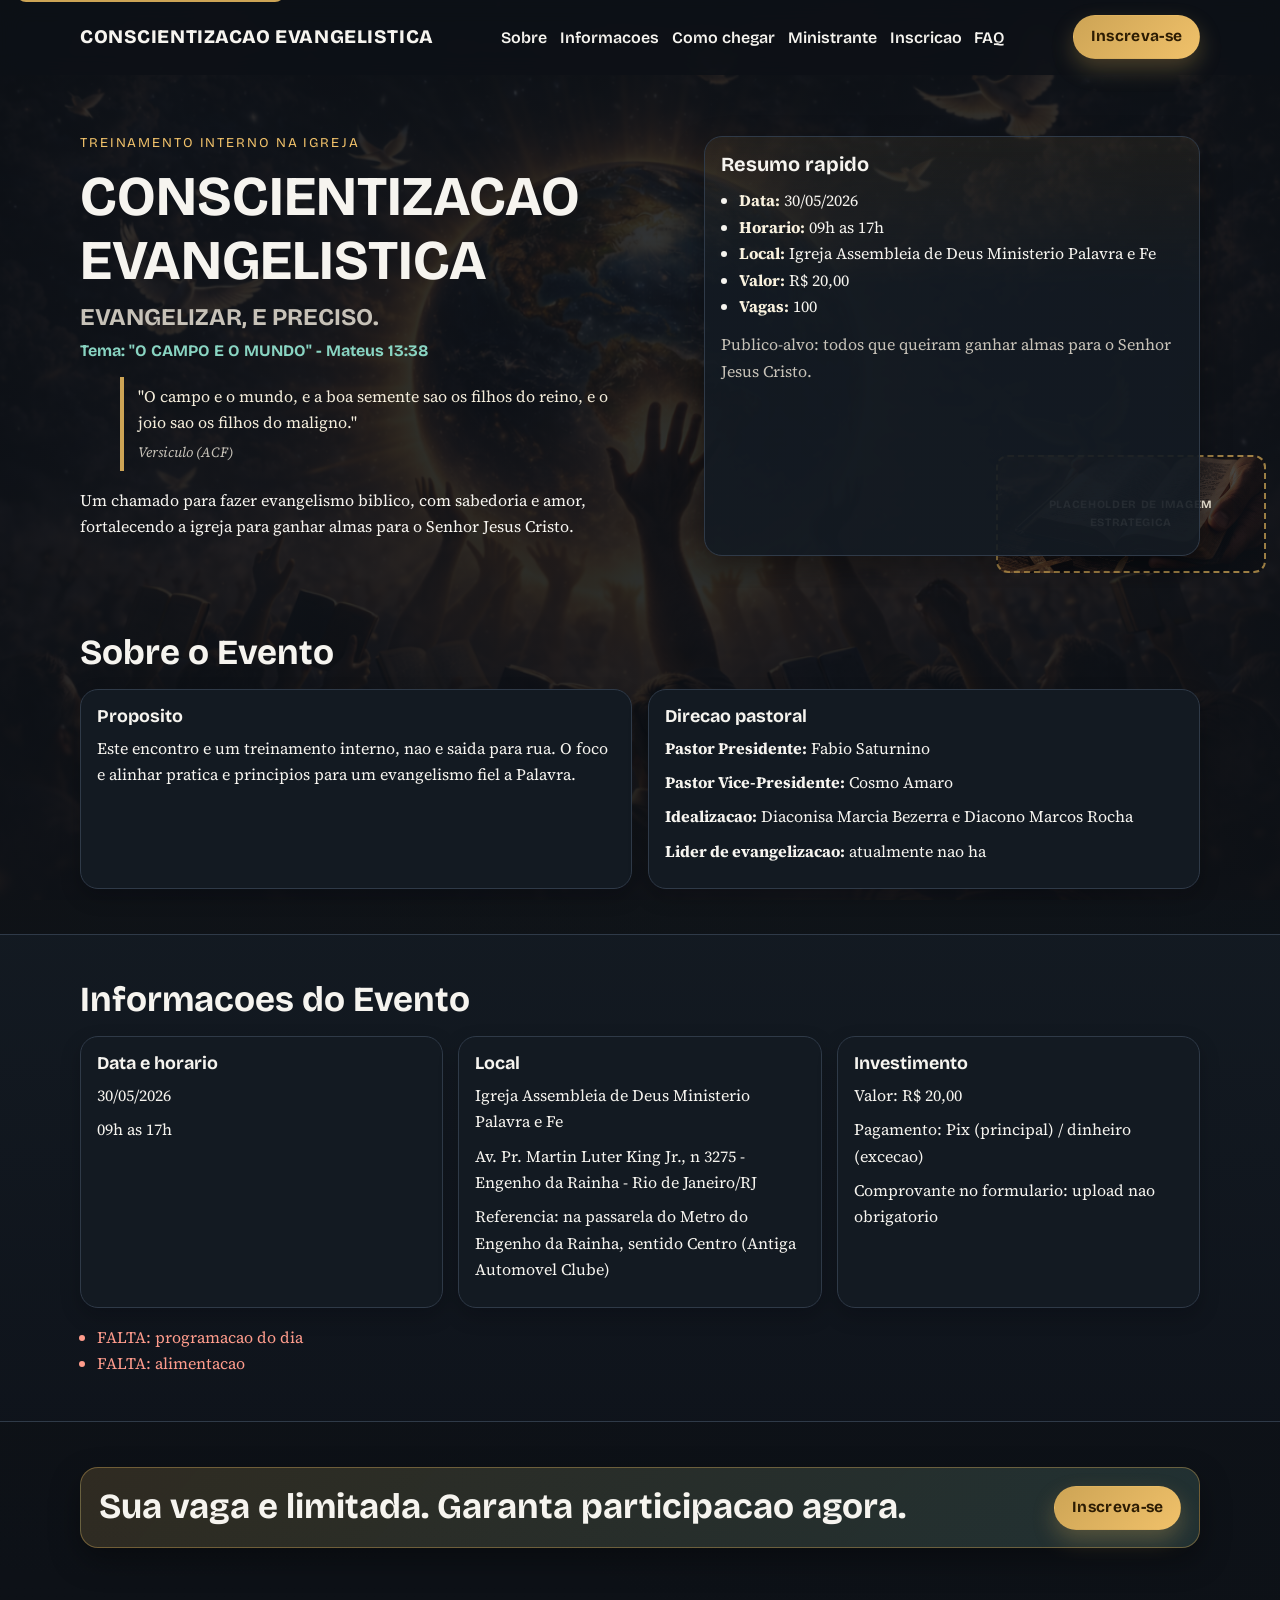
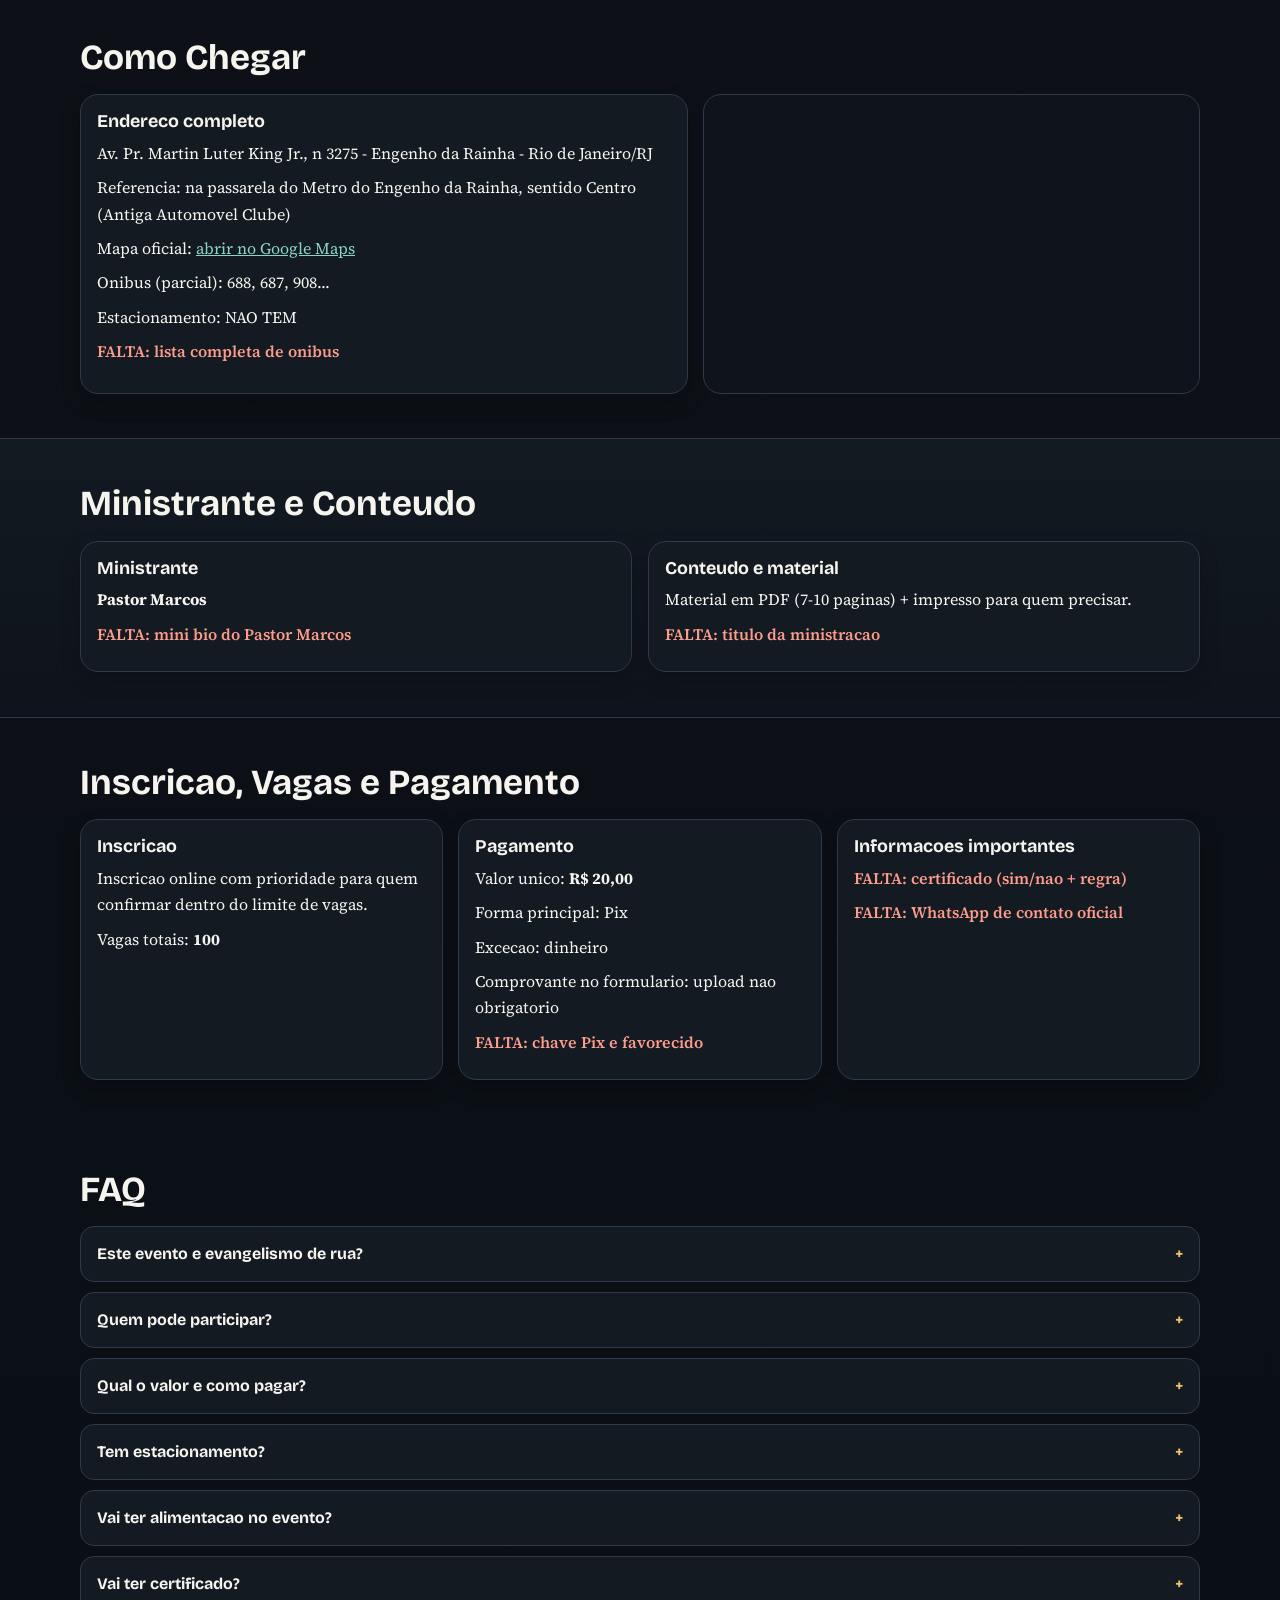
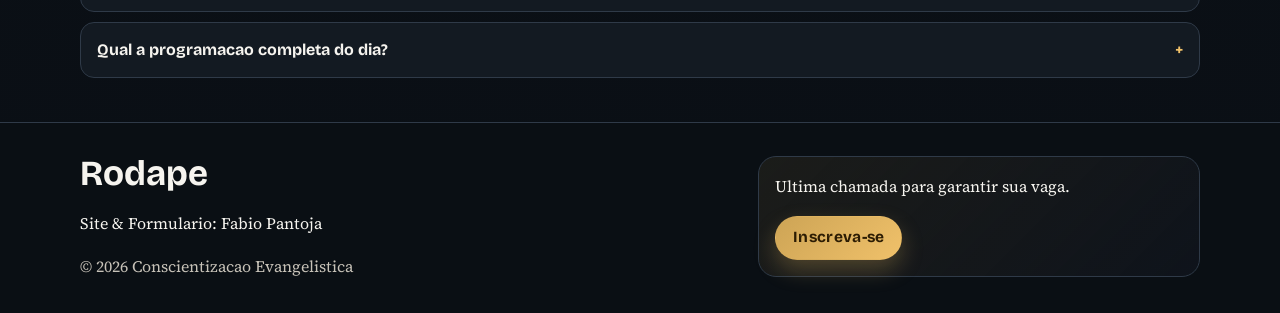
<file: results/codex/frontend-design/index.html>
<!doctype html>
<html lang="pt-BR">
<head>
  <meta charset="utf-8">
  <meta name="viewport" content="width=device-width, initial-scale=1">
  <title>Conscientizacao Evangelistica | Evangelizar, e preciso.</title>
  <meta name="description" content="Landing page oficial do evento Conscientizacao Evangelistica. Informacoes, local, ministracao e inscricao.">
  <link rel="preconnect" href="https://fonts.googleapis.com">
  <link rel="preconnect" href="https://fonts.gstatic.com" crossorigin>
  <link href="https://fonts.googleapis.com/css2?family=Bricolage+Grotesque:wght@400;600;700;800&family=Source+Serif+4:opsz,wght@8..60,400;8..60,600&display=swap" rel="stylesheet">
  <link rel="stylesheet" href="style.css">
  <script src="script.js" defer></script>
</head>
<body>
  <a class="skip-link" href="#conteudo-principal">Pular para o conteudo principal</a>
  <div class="page-grain" aria-hidden="true"></div>

  <header class="site-header" id="topo">
    <div class="container header-inner">
      <a class="brand" href="#topo" aria-label="Conscientizacao Evangelistica, voltar ao topo">
        CONSCIENTIZACAO EVANGELISTICA
      </a>

      <button
        class="menu-toggle"
        type="button"
        aria-expanded="false"
        aria-controls="menu-principal"
        aria-label="Abrir menu principal"
      >
        Menu
      </button>

      <nav class="main-nav" id="menu-principal" aria-label="Navegacao principal">
        <ul>
          <li><a href="#sobre">Sobre</a></li>
          <li><a href="#informacoes">Informacoes</a></li>
          <li><a href="#como-chegar">Como chegar</a></li>
          <li><a href="#ministrante">Ministrante</a></li>
          <li><a href="#inscricao">Inscricao</a></li>
          <li><a href="#faq">FAQ</a></li>
        </ul>
      </nav>

      <a
        class="btn btn-primary header-cta"
        href="https://bit.ly/admpf-evento-evangelismo-2026"
        target="_blank"
        rel="noopener noreferrer"
        aria-label="Inscreva-se para o evento"
      >
        Inscreva-se
      </a>
    </div>
  </header>

  <main id="conteudo-principal">
    <section class="hero" aria-labelledby="hero-title">
      <video class="hero-video-mobile" autoplay muted loop playsinline preload="metadata" aria-hidden="true">
        <source src="../../../assets/Video/Cruz1.mp4" type="video/mp4">
      </video>
      <div class="container hero-grid">
        <div class="hero-copy" data-reveal>
          <p class="eyebrow">TREINAMENTO INTERNO NA IGREJA</p>
          <h1 id="hero-title">CONSCIENTIZACAO EVANGELISTICA</h1>
          <p class="subtitle">EVANGELIZAR, E PRECISO.</p>
          <p class="theme">Tema: "O CAMPO E O MUNDO" - Mateus 13:38</p>
          <blockquote>
            "O campo e o mundo, e a boa semente sao os filhos do reino, e o joio sao os filhos do maligno."
            <cite>Versiculo (ACF)</cite>
          </blockquote>
          <p>
            Um chamado para fazer evangelismo biblico, com sabedoria e amor, fortalecendo a igreja para ganhar
            almas para o Senhor Jesus Cristo.
          </p>
        </div>

        <aside class="hero-panel" data-reveal>
          <h2>Resumo rapido</h2>
          <ul>
            <li><strong>Data:</strong> 30/05/2026</li>
            <li><strong>Horario:</strong> 09h as 17h</li>
            <li><strong>Local:</strong> Igreja Assembleia de Deus Ministerio Palavra e Fe</li>
            <li><strong>Valor:</strong> R$ 20,00</li>
            <li><strong>Vagas:</strong> 100</li>
          </ul>
          <p class="panel-note">Publico-alvo: todos que queiram ganhar almas para o Senhor Jesus Cristo.</p>
        </aside>
      </div>
    </section>

    <section class="section" id="sobre" aria-labelledby="sobre-title">
      <div class="container" data-reveal>
        <h2 id="sobre-title">Sobre o Evento</h2>
        <div class="cards-grid">
          <article class="card">
            <h3>Proposito</h3>
            <p>
              Este encontro e um treinamento interno, nao e saida para rua. O foco e alinhar pratica e principios para
              um evangelismo fiel a Palavra.
            </p>
          </article>
          <article class="card">
            <h3>Direcao pastoral</h3>
            <p><strong>Pastor Presidente:</strong> Fabio Saturnino</p>
            <p><strong>Pastor Vice-Presidente:</strong> Cosmo Amaro</p>
            <p><strong>Idealizacao:</strong> Diaconisa Marcia Bezerra e Diacono Marcos Rocha</p>
            <p><strong>Lider de evangelizacao:</strong> atualmente nao ha</p>
          </article>
        </div>
      </div>
    </section>

    <section class="section section-highlight" id="informacoes" aria-labelledby="informacoes-title">
      <div class="container" data-reveal>
        <h2 id="informacoes-title">Informacoes do Evento</h2>
        <div class="cards-grid cards-grid-3">
          <article class="card">
            <h3>Data e horario</h3>
            <p>30/05/2026</p>
            <p>09h as 17h</p>
          </article>
          <article class="card">
            <h3>Local</h3>
            <p>Igreja Assembleia de Deus Ministerio Palavra e Fe</p>
            <p>Av. Pr. Martin Luter King Jr., n 3275 - Engenho da Rainha - Rio de Janeiro/RJ</p>
            <p>Referencia: na passarela do Metro do Engenho da Rainha, sentido Centro (Antiga Automovel Clube)</p>
          </article>
          <article class="card">
            <h3>Investimento</h3>
            <p>Valor: R$ 20,00</p>
            <p>Pagamento: Pix (principal) / dinheiro (excecao)</p>
            <p>Comprovante no formulario: upload nao obrigatorio</p>
          </article>
        </div>
        <ul class="missing-list" aria-label="Informacoes pendentes">
          <li>FALTA: programacao do dia</li>
          <li>FALTA: alimentacao</li>
        </ul>
      </div>
    </section>

    <section class="section cta-band" aria-label="Chamada para inscricao" data-reveal>
      <div class="container cta-band-inner">
        <h2>Sua vaga e limitada. Garanta participacao agora.</h2>
        <a
          class="btn btn-primary"
          href="https://bit.ly/admpf-evento-evangelismo-2026"
          target="_blank"
          rel="noopener noreferrer"
        >
          Inscreva-se
        </a>
      </div>
    </section>

    <section class="section" id="como-chegar" aria-labelledby="como-chegar-title">
      <div class="container" data-reveal>
        <h2 id="como-chegar-title">Como Chegar</h2>
        <div class="route-grid">
          <article class="card">
            <h3>Endereco completo</h3>
            <p>Av. Pr. Martin Luter King Jr., n 3275 - Engenho da Rainha - Rio de Janeiro/RJ</p>
            <p>Referencia: na passarela do Metro do Engenho da Rainha, sentido Centro (Antiga Automovel Clube)</p>
            <p>Mapa oficial: <a href="https://maps.app.goo.gl/yxSENqNJfN11vMG59" target="_blank" rel="noopener noreferrer">abrir no Google Maps</a></p>
            <p>Onibus (parcial): 688, 687, 908...</p>
            <p>Estacionamento: NAO TEM</p>
            <p class="missing-inline">FALTA: lista completa de onibus</p>
          </article>

          <div class="map-wrapper" aria-label="Mapa da localizacao do evento">
            <iframe
              title="Mapa para Igreja Assembleia de Deus Ministerio Palavra e Fe"
              src="https://www.google.com/maps?q=Av.%20Pr.%20Martin%20Luter%20King%20Jr.%2C%203275%20-%20Engenho%20da%20Rainha%20-%20Rio%20de%20Janeiro%2FRJ&output=embed"
              loading="lazy"
              referrerpolicy="no-referrer-when-downgrade"
              allowfullscreen
            ></iframe>
          </div>
        </div>
      </div>
    </section>

    <section class="section section-highlight" id="ministrante" aria-labelledby="ministrante-title">
      <div class="container" data-reveal>
        <h2 id="ministrante-title">Ministrante e Conteudo</h2>
        <div class="cards-grid">
          <article class="card">
            <h3>Ministrante</h3>
            <p><strong>Pastor Marcos</strong></p>
            <p class="missing-inline">FALTA: mini bio do Pastor Marcos</p>
          </article>
          <article class="card">
            <h3>Conteudo e material</h3>
            <p>Material em PDF (7-10 paginas) + impresso para quem precisar.</p>
            <p class="missing-inline">FALTA: titulo da ministracao</p>
          </article>
        </div>
      </div>
    </section>

    <section class="section" id="inscricao" aria-labelledby="inscricao-title">
      <div class="container" data-reveal>
        <h2 id="inscricao-title">Inscricao, Vagas e Pagamento</h2>
        <div class="cards-grid cards-grid-3">
          <article class="card">
            <h3>Inscricao</h3>
            <p>Inscricao online com prioridade para quem confirmar dentro do limite de vagas.</p>
            <p>Vagas totais: <strong>100</strong></p>
          </article>
          <article class="card">
            <h3>Pagamento</h3>
            <p>Valor unico: <strong>R$ 20,00</strong></p>
            <p>Forma principal: Pix</p>
            <p>Excecao: dinheiro</p>
            <p>Comprovante no formulario: upload nao obrigatorio</p>
            <p class="missing-inline">FALTA: chave Pix e favorecido</p>
          </article>
          <article class="card">
            <h3>Informacoes importantes</h3>
            <p class="missing-inline">FALTA: certificado (sim/nao + regra)</p>
            <p class="missing-inline">FALTA: WhatsApp de contato oficial</p>
          </article>
        </div>
      </div>
    </section>

    <section class="section" id="faq" aria-labelledby="faq-title">
      <div class="container" data-reveal>
        <h2 id="faq-title">FAQ</h2>
        <div class="faq-list" role="list">
          <details class="faq-item" role="listitem">
            <summary>Este evento e evangelismo de rua?</summary>
            <p>Nao. E treinamento interno na igreja.</p>
          </details>
          <details class="faq-item" role="listitem">
            <summary>Quem pode participar?</summary>
            <p>Todos que queiram ganhar almas para o Senhor Jesus Cristo.</p>
          </details>
          <details class="faq-item" role="listitem">
            <summary>Qual o valor e como pagar?</summary>
            <p>R$ 20,00. Pix como forma principal e dinheiro em excecao.</p>
            <p>FALTA: chave Pix e favorecido</p>
          </details>
          <details class="faq-item" role="listitem">
            <summary>Tem estacionamento?</summary>
            <p>NAO TEM estacionamento no local.</p>
          </details>
          <details class="faq-item" role="listitem">
            <summary>Vai ter alimentacao no evento?</summary>
            <p>FALTA: alimentacao</p>
          </details>
          <details class="faq-item" role="listitem">
            <summary>Vai ter certificado?</summary>
            <p>FALTA: certificado (sim/nao + regra)</p>
          </details>
          <details class="faq-item" role="listitem">
            <summary>Qual a programacao completa do dia?</summary>
            <p>FALTA: programacao do dia</p>
          </details>
        </div>
      </div>
    </section>
  </main>

  <footer class="site-footer" aria-labelledby="rodape-title">
    <div class="container footer-grid">
      <div>
        <h2 id="rodape-title">Rodape</h2>
        <p>Site &amp; Formulario: Fabio Pantoja</p>
        <p class="copyright">&copy; <span id="year"></span> Conscientizacao Evangelistica</p>
      </div>
      <div class="footer-cta-wrap">
        <p>Ultima chamada para garantir sua vaga.</p>
        <a
          class="btn btn-primary"
          href="https://bit.ly/admpf-evento-evangelismo-2026"
          target="_blank"
          rel="noopener noreferrer"
        >
          Inscreva-se
        </a>
      </div>
    </div>
  </footer>
</body>
</html>
</file>
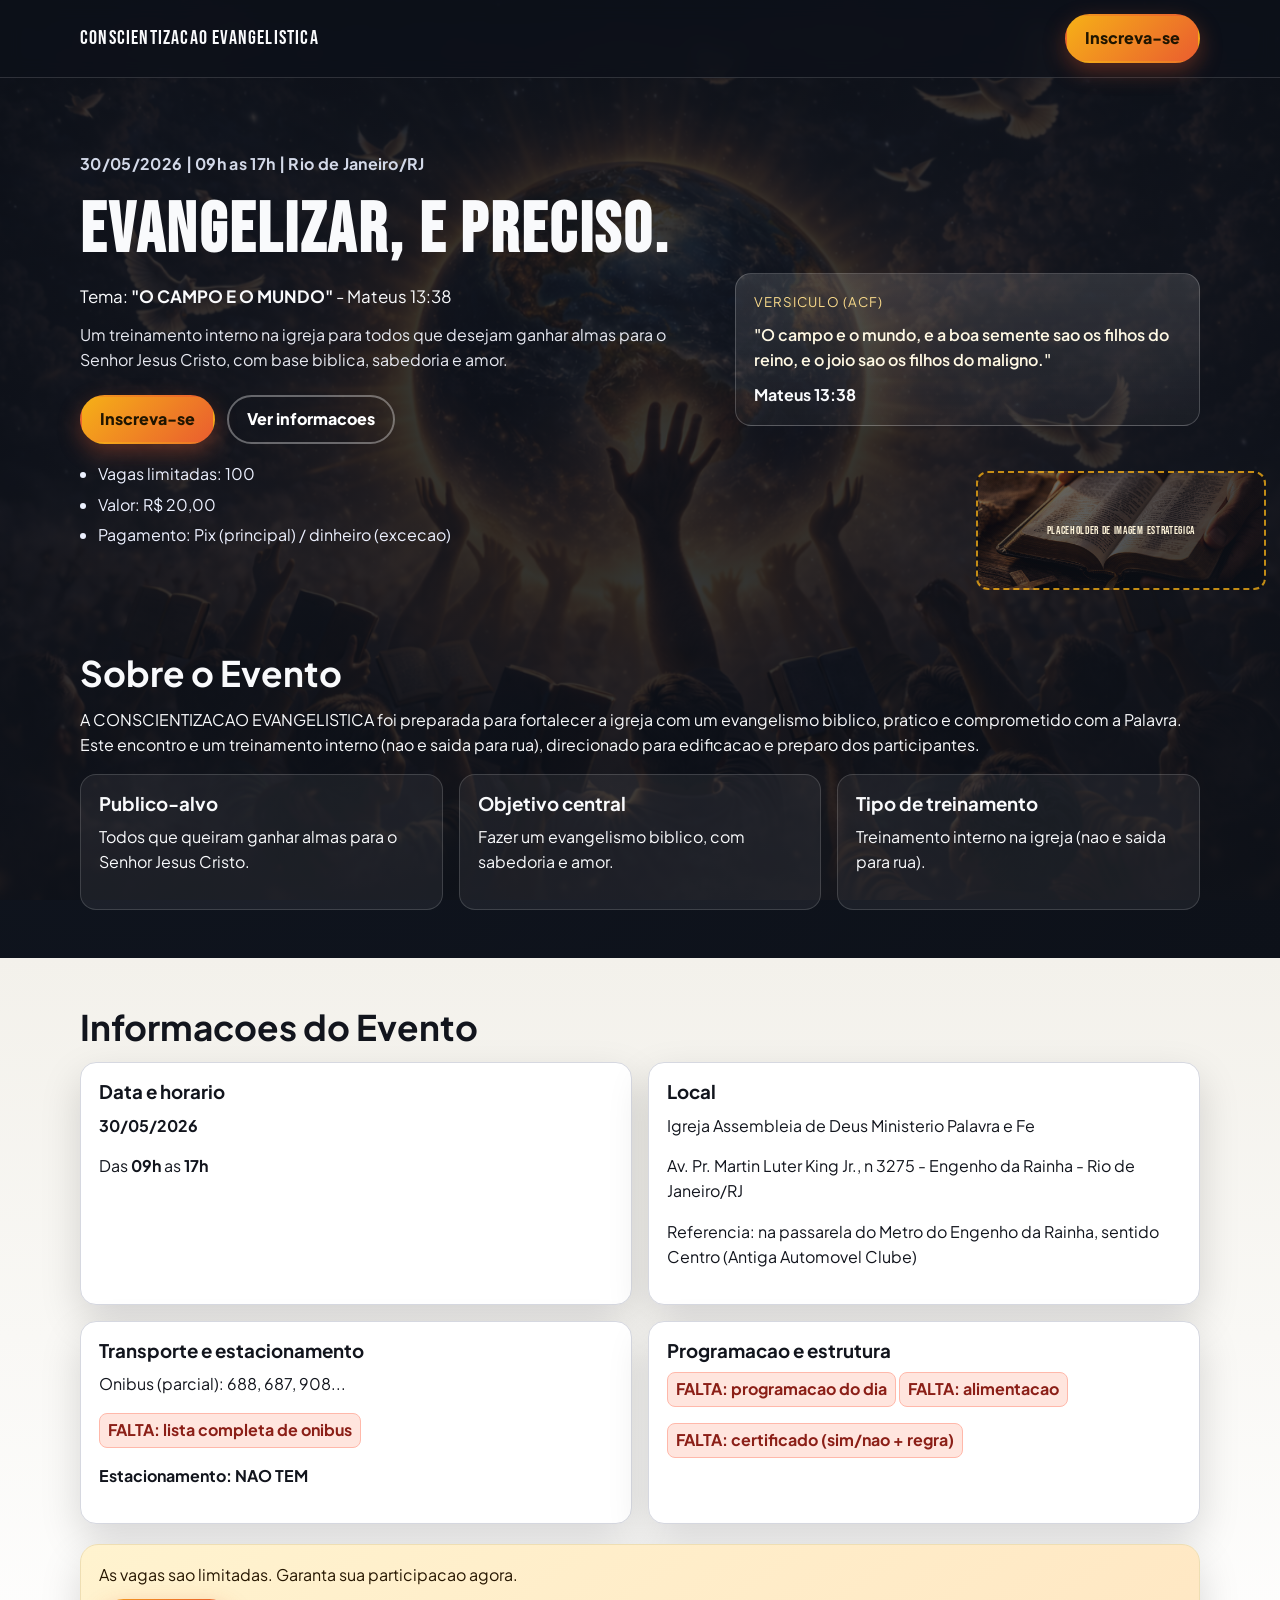
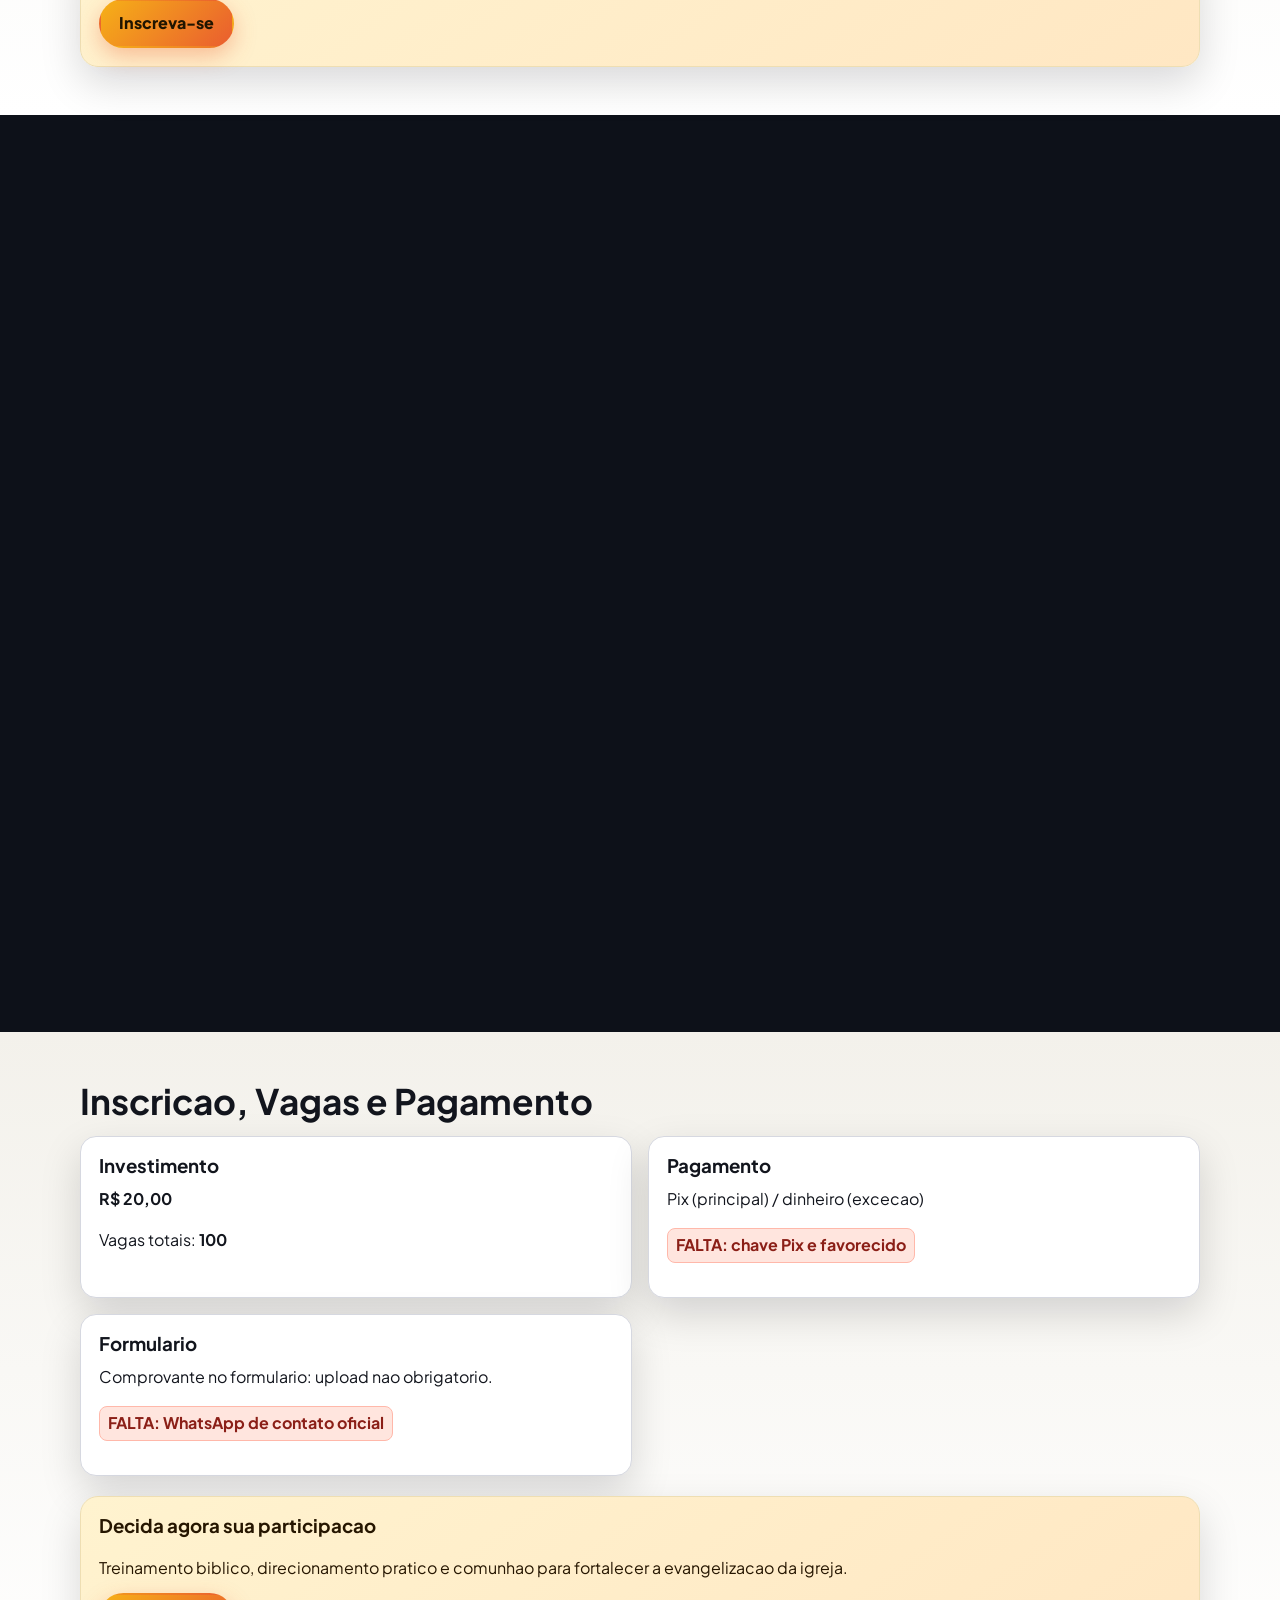
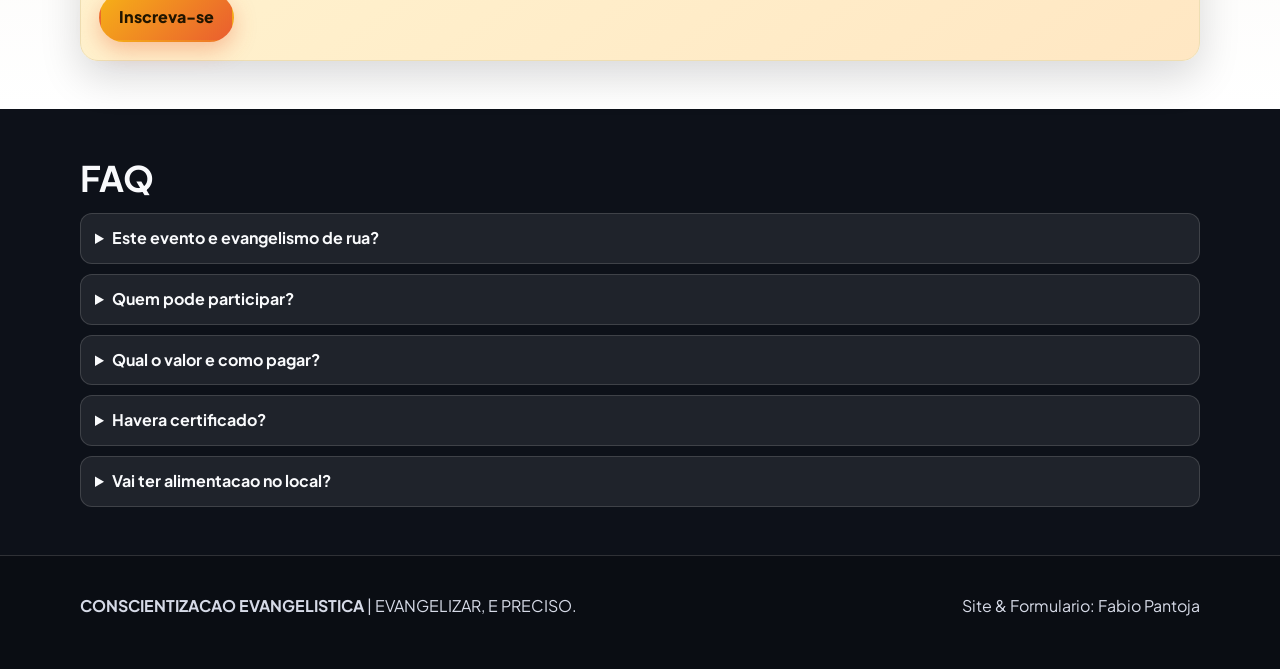
<file: results/codex/marketing-cro/index.html>
<!doctype html>
<html lang="pt-BR">
  <head>
    <meta charset="UTF-8" />
    <meta name="viewport" content="width=device-width, initial-scale=1.0" />
    <title>CONSCIENTIZACAO EVANGELISTICA | EVANGELIZAR, E PRECISO.</title>
    <meta
      name="description"
      content="Treinamento interno de evangelismo biblico com sabedoria e amor. Garanta sua vaga na CONSCIENTIZACAO EVANGELISTICA."
    />
    <link rel="preconnect" href="https://fonts.googleapis.com" />
    <link rel="preconnect" href="https://fonts.gstatic.com" crossorigin />
    <link
      href="https://fonts.googleapis.com/css2?family=Bebas+Neue&family=Plus+Jakarta+Sans:wght@400;500;700;800&display=swap"
      rel="stylesheet"
    />
    <link rel="stylesheet" href="style.css" />
  </head>
  <body>
    <a class="skip-link" href="#conteudo">Pular para o conteudo principal</a>

    <header class="site-header" id="topo">
      <div class="container nav-wrap">
        <p class="brand" aria-label="Nome do evento">CONSCIENTIZACAO EVANGELISTICA</p>
        <nav aria-label="Navegacao principal" class="nav-actions">
          <a class="btn btn-primary" href="https://bit.ly/admpf-evento-evangelismo-2026" target="_blank" rel="noopener noreferrer">Inscreva-se</a>
        </nav>
      </div>
    </header>

    <main id="conteudo">
      <section class="hero" aria-labelledby="hero-title">
        <video class="hero-video-mobile" autoplay muted loop playsinline preload="metadata" aria-hidden="true">
          <source src="../../../assets/Video/Cruz2.mp4" type="video/mp4">
        </video>
        <div class="container hero-grid">
          <div>
            <p class="eyebrow">30/05/2026 | 09h as 17h | Rio de Janeiro/RJ</p>
            <h1 id="hero-title">EVANGELIZAR, E PRECISO.</h1>
            <p class="hero-subtitle">
              Tema: <strong>"O CAMPO E O MUNDO"</strong> - Mateus 13:38
            </p>
            <p class="hero-copy">
              Um treinamento interno na igreja para todos que desejam ganhar almas para o Senhor Jesus Cristo,
              com base biblica, sabedoria e amor.
            </p>
            <div class="hero-cta-group">
              <a class="btn btn-primary" href="https://bit.ly/admpf-evento-evangelismo-2026" target="_blank" rel="noopener noreferrer">Inscreva-se</a>
              <a class="btn btn-secondary" href="#informacoes">Ver informacoes</a>
            </div>
            <ul class="hero-points" aria-label="Destaques do evento">
              <li>Vagas limitadas: 100</li>
              <li>Valor: R$ 20,00</li>
              <li>Pagamento: Pix (principal) / dinheiro (excecao)</li>
            </ul>
          </div>
          <aside class="hero-panel" aria-label="Versiculo chave">
            <p class="panel-label">Versiculo (ACF)</p>
            <blockquote>
              "O campo e o mundo, e a boa semente sao os filhos do reino, e o joio sao os filhos do maligno."
            </blockquote>
            <p class="panel-ref">Mateus 13:38</p>
          </aside>
        </div>
      </section>

      <section class="section" id="sobre" aria-labelledby="sobre-title">
        <div class="container">
          <h2 id="sobre-title">Sobre o Evento</h2>
          <p>
            A CONSCIENTIZACAO EVANGELISTICA foi preparada para fortalecer a igreja com um evangelismo biblico,
            pratico e comprometido com a Palavra. Este encontro e um treinamento interno (nao e saida para rua),
            direcionado para edificacao e preparo dos participantes.
          </p>
          <div class="info-grid">
            <article class="card">
              <h3>Publico-alvo</h3>
              <p>Todos que queiram ganhar almas para o Senhor Jesus Cristo.</p>
            </article>
            <article class="card">
              <h3>Objetivo central</h3>
              <p>Fazer um evangelismo biblico, com sabedoria e amor.</p>
            </article>
            <article class="card">
              <h3>Tipo de treinamento</h3>
              <p>Treinamento interno na igreja (nao e saida para rua).</p>
            </article>
          </div>
        </div>
      </section>

      <section class="section section-accent" id="informacoes" aria-labelledby="informacoes-title">
        <div class="container">
          <h2 id="informacoes-title">Informacoes do Evento</h2>
          <div class="details-grid">
            <article class="detail-card">
              <h3>Data e horario</h3>
              <p><strong>30/05/2026</strong></p>
              <p>Das <strong>09h</strong> as <strong>17h</strong></p>
            </article>
            <article class="detail-card">
              <h3>Local</h3>
              <p>Igreja Assembleia de Deus Ministerio Palavra e Fe</p>
              <p>Av. Pr. Martin Luter King Jr., n 3275 - Engenho da Rainha - Rio de Janeiro/RJ</p>
              <p>Referencia: na passarela do Metro do Engenho da Rainha, sentido Centro (Antiga Automovel Clube)</p>
            </article>
            <article class="detail-card">
              <h3>Transporte e estacionamento</h3>
              <p>Onibus (parcial): 688, 687, 908...</p>
              <p class="missing">FALTA: lista completa de onibus</p>
              <p><strong>Estacionamento: NAO TEM</strong></p>
            </article>
            <article class="detail-card">
              <h3>Programacao e estrutura</h3>
              <p class="missing">FALTA: programacao do dia</p>
              <p class="missing">FALTA: alimentacao</p>
              <p class="missing">FALTA: certificado (sim/nao + regra)</p>
            </article>
          </div>
          <div class="mid-cta" role="region" aria-label="Chamada para inscricao">
            <p>As vagas sao limitadas. Garanta sua participacao agora.</p>
            <a class="btn btn-primary" href="https://bit.ly/admpf-evento-evangelismo-2026" target="_blank" rel="noopener noreferrer">Inscreva-se</a>
          </div>
        </div>
      </section>

      <section class="section" id="chegar" aria-labelledby="chegar-title">
        <div class="container">
          <h2 id="chegar-title">Como Chegar</h2>
          <div class="map-wrap">
            <iframe
              title="Mapa do local do evento"
              loading="lazy"
              referrerpolicy="no-referrer-when-downgrade"
              src="https://www.google.com/maps?q=Av.%20Pr.%20Martin%20Luter%20King%20Jr.%2C%203275%20-%20Engenho%20da%20Rainha%20-%20Rio%20de%20Janeiro%2FRJ&output=embed"
              allowfullscreen
            ></iframe>
          </div>
          <p class="map-link">
            Link oficial do mapa:
            <a href="https://maps.app.goo.gl/yxSENqNJfN11vMG59" target="_blank" rel="noopener noreferrer">Abrir no Google Maps</a>
          </p>
        </div>
      </section>

      <section class="section" id="ministrante" aria-labelledby="ministrante-title">
        <div class="container">
          <h2 id="ministrante-title">Ministrante e Conteudo</h2>
          <div class="info-grid">
            <article class="card">
              <h3>Ministrante</h3>
              <p>Pastor Marcos</p>
              <p class="missing">FALTA: mini bio do Pastor Marcos</p>
            </article>
            <article class="card">
              <h3>Conteudo</h3>
              <p class="missing">FALTA: titulo da ministracao</p>
              <p>Material: PDF (7-10 paginas) + impresso para quem precisar.</p>
            </article>
            <article class="card">
              <h3>Lideranca e idealizacao</h3>
              <p>Pastor Presidente: Fabio Saturnino</p>
              <p>Pastor Vice-Presidente: Cosmo Amaro</p>
              <p>Idealizacao: Diaconisa Marcia Bezerra e Diacono Marcos Rocha</p>
              <p>Lider de evangelizacao: atualmente nao ha</p>
            </article>
          </div>
        </div>
      </section>

      <section class="section section-accent" id="inscricao" aria-labelledby="inscricao-title">
        <div class="container">
          <h2 id="inscricao-title">Inscricao, Vagas e Pagamento</h2>
          <div class="details-grid">
            <article class="detail-card">
              <h3>Investimento</h3>
              <p><strong>R$ 20,00</strong></p>
              <p>Vagas totais: <strong>100</strong></p>
            </article>
            <article class="detail-card">
              <h3>Pagamento</h3>
              <p>Pix (principal) / dinheiro (excecao)</p>
              <p class="missing">FALTA: chave Pix e favorecido</p>
            </article>
            <article class="detail-card">
              <h3>Formulario</h3>
              <p>Comprovante no formulario: upload nao obrigatorio.</p>
              <p class="missing">FALTA: WhatsApp de contato oficial</p>
            </article>
          </div>
          <div class="final-cta" role="region" aria-label="CTA final de inscricao">
            <h3>Decida agora sua participacao</h3>
            <p>Treinamento biblico, direcionamento pratico e comunhao para fortalecer a evangelizacao da igreja.</p>
            <a class="btn btn-primary" href="https://bit.ly/admpf-evento-evangelismo-2026" target="_blank" rel="noopener noreferrer">Inscreva-se</a>
          </div>
        </div>
      </section>

      <section class="section" id="faq" aria-labelledby="faq-title">
        <div class="container">
          <h2 id="faq-title">FAQ</h2>
          <div class="faq-list" role="list">
            <details>
              <summary>Este evento e evangelismo de rua?</summary>
              <p>Nao. E um treinamento interno na igreja (nao e saida para rua).</p>
            </details>
            <details>
              <summary>Quem pode participar?</summary>
              <p>Todos que queiram ganhar almas para o Senhor Jesus Cristo.</p>
            </details>
            <details>
              <summary>Qual o valor e como pagar?</summary>
              <p>Valor: R$ 20,00. Pagamento: Pix (principal) / dinheiro (excecao).</p>
              <p class="missing">FALTA: chave Pix e favorecido</p>
            </details>
            <details>
              <summary>Havera certificado?</summary>
              <p class="missing">FALTA: certificado (sim/nao + regra)</p>
            </details>
            <details>
              <summary>Vai ter alimentacao no local?</summary>
              <p class="missing">FALTA: alimentacao</p>
            </details>
          </div>
        </div>
      </section>
    </main>

    <footer class="site-footer">
      <div class="container footer-grid">
        <p><strong>CONSCIENTIZACAO EVANGELISTICA</strong> | EVANGELIZAR, E PRECISO.</p>
        <p>Site &amp; Formulario: Fabio Pantoja</p>
      </div>
    </footer>

    <script src="script.js"></script>
  </body>
</html>
</file>
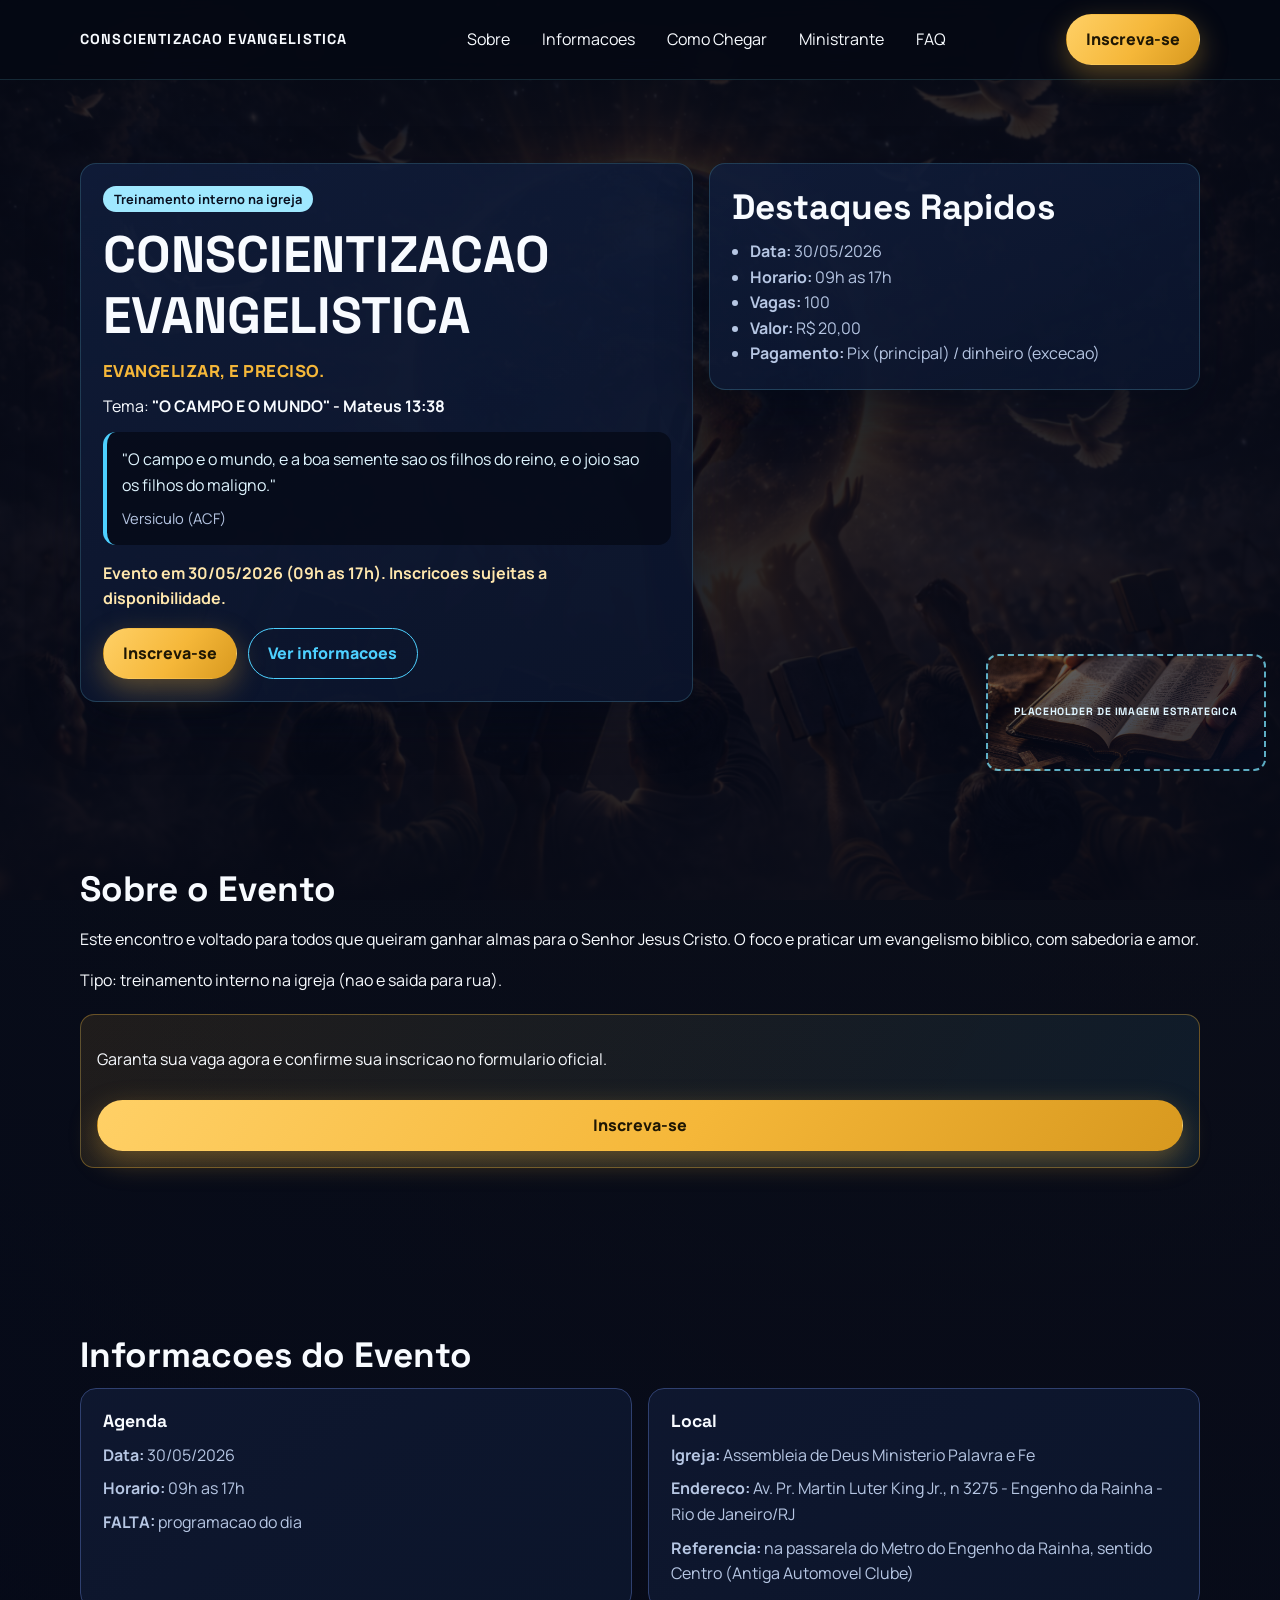
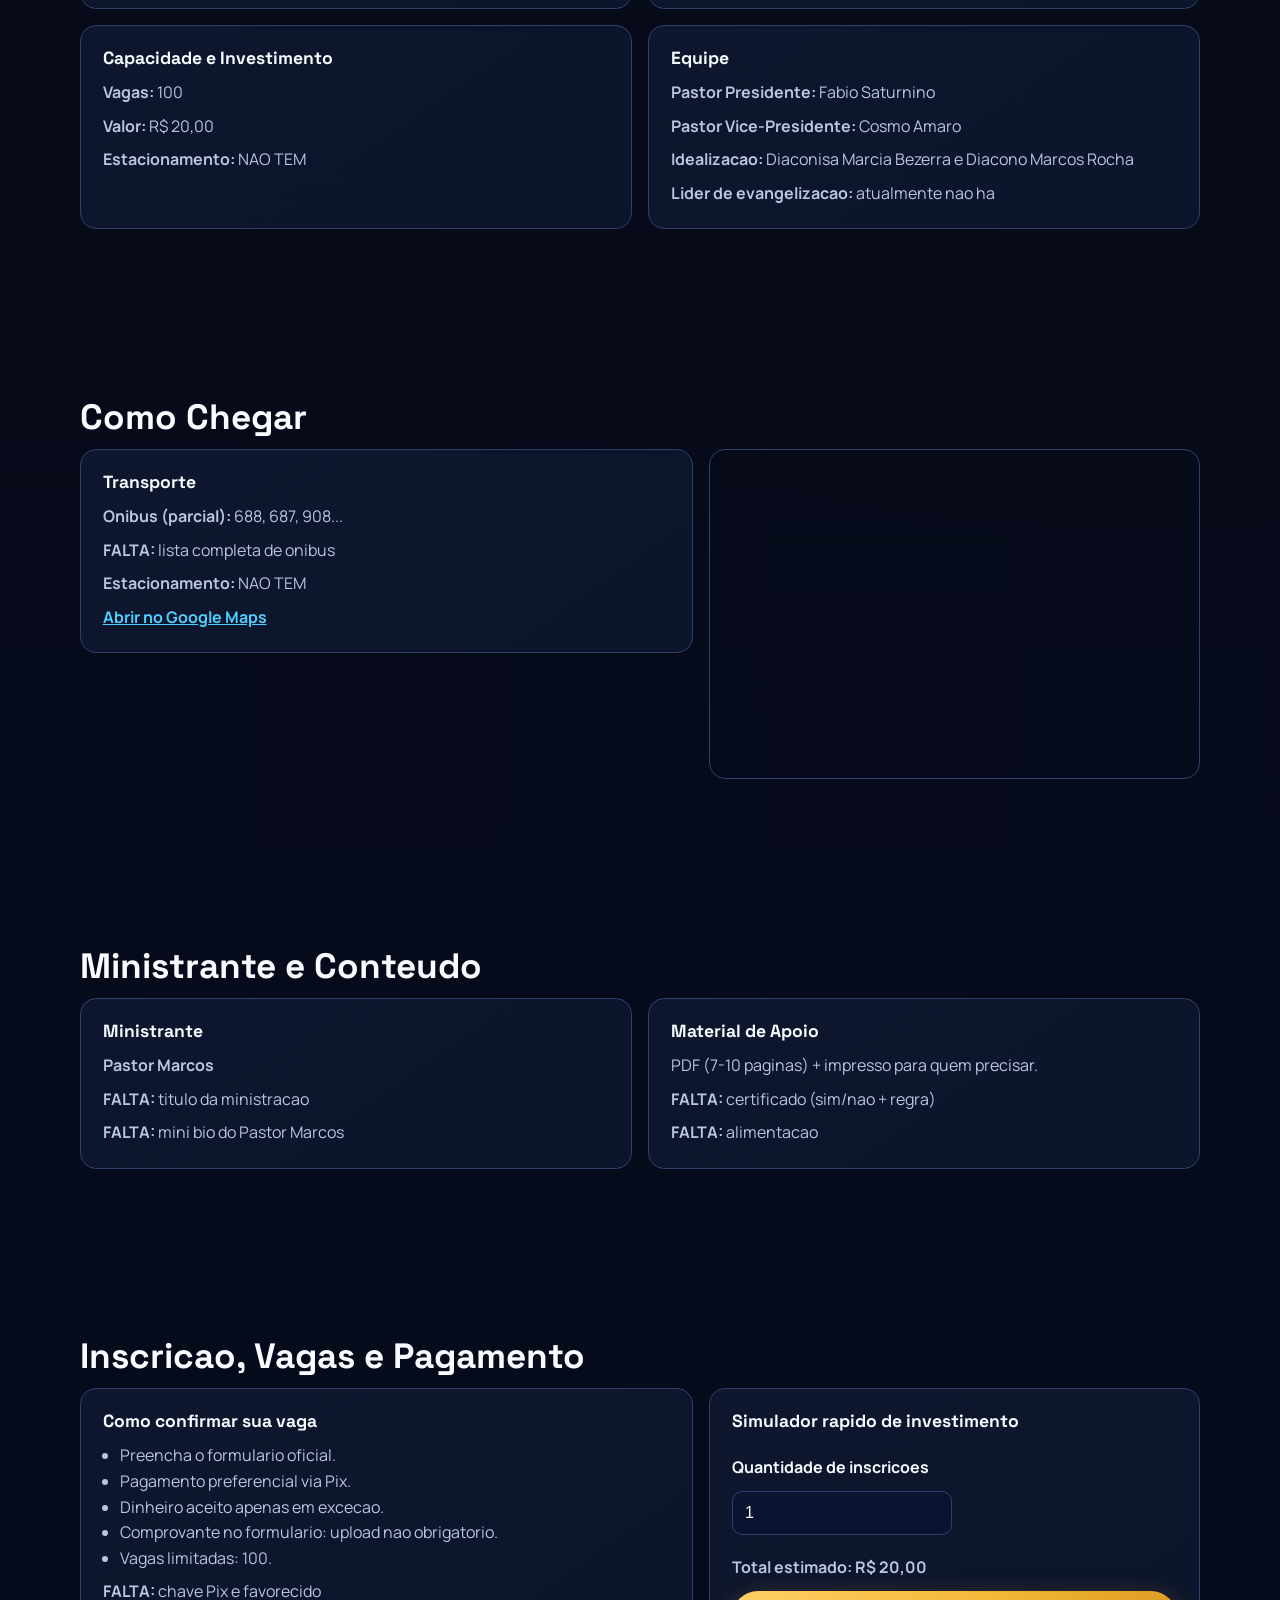
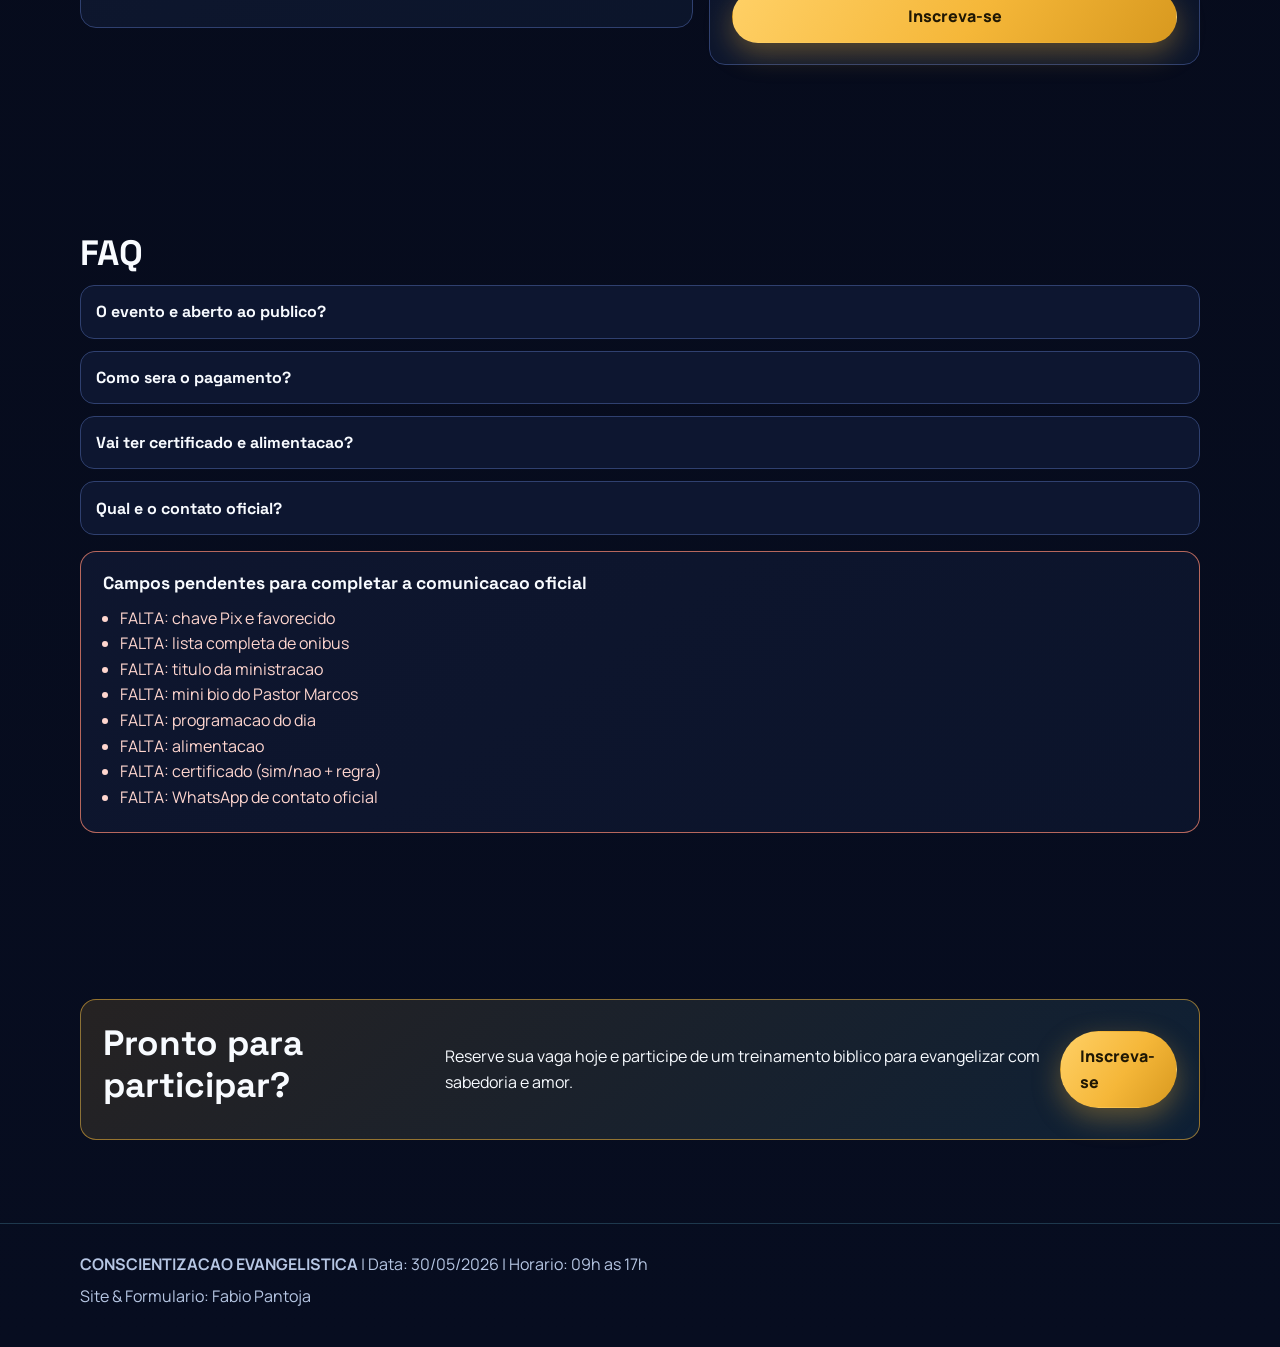
<file: results/codex/ui-ux-pro-max/index.html>
<!doctype html>
<html lang="pt-BR">
  <head>
    <meta charset="UTF-8" />
    <meta name="viewport" content="width=device-width, initial-scale=1" />
    <meta
      name="description"
      content="CONSCIENTIZACAO EVANGELISTICA - EVANGELIZAR, E PRECISO. Treinamento interno para evangelismo biblico com sabedoria e amor."
    />
    <title>CONSCIENTIZACAO EVANGELISTICA | EVANGELIZAR, E PRECISO.</title>
    <link rel="preconnect" href="https://fonts.googleapis.com" />
    <link rel="preconnect" href="https://fonts.gstatic.com" crossorigin />
    <link rel="stylesheet" href="style.css" />
    <script src="script.js" defer></script>
  </head>
  <body>
    <a class="skip-link" href="#conteudo">Pular para conteudo principal</a>

    <header class="site-header" id="topo">
      <div class="container header-wrap" data-reveal>
        <p class="brand">CONSCIENTIZACAO EVANGELISTICA</p>

        <button
          class="menu-toggle"
          type="button"
          aria-expanded="false"
          aria-controls="menu-principal"
          aria-label="Abrir menu"
        >
          Menu
        </button>

        <nav aria-label="Navegacao principal">
          <ul id="menu-principal" class="menu-list">
            <li><a href="#sobre">Sobre</a></li>
            <li><a href="#informacoes">Informacoes</a></li>
            <li><a href="#chegar">Como Chegar</a></li>
            <li><a href="#ministrante">Ministrante</a></li>
            <li><a href="#faq">FAQ</a></li>
          </ul>
        </nav>

        <a
          class="btn btn-primary"
          href="https://bit.ly/admpf-evento-evangelismo-2026"
          target="_blank"
          rel="noopener noreferrer"
        >
          Inscreva-se
        </a>
      </div>
    </header>

    <main id="conteudo">
      <section class="hero section">
        <video class="hero-video-mobile" autoplay muted loop playsinline preload="metadata" aria-hidden="true">
          <source src="../../../assets/Video/Cruz2.mp4" type="video/mp4" />
        </video>
        <div class="container hero-grid">
          <div class="hero-copy" data-reveal>
            <p class="eyebrow">Treinamento interno na igreja</p>
            <h1>CONSCIENTIZACAO EVANGELISTICA</h1>
            <p class="subtitle">EVANGELIZAR, E PRECISO.</p>
            <p class="theme">
              Tema: <strong>"O CAMPO E O MUNDO" - Mateus 13:38</strong>
            </p>
            <blockquote>
              "O campo e o mundo, e a boa semente sao os filhos do reino, e o joio sao os filhos do maligno."
              <cite>Versiculo (ACF)</cite>
            </blockquote>

            <p class="countdown" id="countdown-text" aria-live="polite"></p>

            <div class="hero-actions">
              <a
                class="btn btn-primary"
                href="https://bit.ly/admpf-evento-evangelismo-2026"
                target="_blank"
                rel="noopener noreferrer"
              >
                Inscreva-se
              </a>
              <a class="btn btn-secondary" href="#informacoes">Ver informacoes</a>
            </div>
          </div>

          <aside class="hero-panel" aria-label="Destaques do evento" data-reveal>
            <h2>Destaques Rapidos</h2>
            <ul>
              <li><strong>Data:</strong> 30/05/2026</li>
              <li><strong>Horario:</strong> 09h as 17h</li>
              <li><strong>Vagas:</strong> 100</li>
              <li><strong>Valor:</strong> R$ 20,00</li>
              <li><strong>Pagamento:</strong> Pix (principal) / dinheiro (excecao)</li>
            </ul>
          </aside>
        </div>
      </section>

      <section class="section" id="sobre" aria-labelledby="sobre-titulo">
        <div class="container" data-reveal>
          <h2 id="sobre-titulo">Sobre o Evento</h2>
          <p>
            Este encontro e voltado para todos que queiram ganhar almas para o Senhor Jesus Cristo.
            O foco e praticar um evangelismo biblico, com sabedoria e amor.
          </p>
          <p>
            Tipo: treinamento interno na igreja (nao e saida para rua).
          </p>
          <div class="mid-cta">
            <p>Garanta sua vaga agora e confirme sua inscricao no formulario oficial.</p>
            <a
              class="btn btn-primary"
              href="https://bit.ly/admpf-evento-evangelismo-2026"
              target="_blank"
              rel="noopener noreferrer"
            >
              Inscreva-se
            </a>
          </div>
        </div>
      </section>

      <section class="section" id="informacoes" aria-labelledby="info-titulo">
        <div class="container" data-reveal>
          <h2 id="info-titulo">Informacoes do Evento</h2>
          <div class="info-grid">
            <article class="card">
              <h3>Agenda</h3>
              <p><strong>Data:</strong> 30/05/2026</p>
              <p><strong>Horario:</strong> 09h as 17h</p>
              <p><strong>FALTA:</strong> programacao do dia</p>
            </article>
            <article class="card">
              <h3>Local</h3>
              <p><strong>Igreja:</strong> Assembleia de Deus Ministerio Palavra e Fe</p>
              <p>
                <strong>Endereco:</strong> Av. Pr. Martin Luter King Jr., n 3275 - Engenho da Rainha - Rio de Janeiro/RJ
              </p>
              <p>
                <strong>Referencia:</strong> na passarela do Metro do Engenho da Rainha, sentido Centro (Antiga Automovel Clube)
              </p>
            </article>
            <article class="card">
              <h3>Capacidade e Investimento</h3>
              <p><strong>Vagas:</strong> 100</p>
              <p><strong>Valor:</strong> R$ 20,00</p>
              <p><strong>Estacionamento:</strong> NAO TEM</p>
            </article>
            <article class="card">
              <h3>Equipe</h3>
              <p><strong>Pastor Presidente:</strong> Fabio Saturnino</p>
              <p><strong>Pastor Vice-Presidente:</strong> Cosmo Amaro</p>
              <p><strong>Idealizacao:</strong> Diaconisa Marcia Bezerra e Diacono Marcos Rocha</p>
              <p><strong>Lider de evangelizacao:</strong> atualmente nao ha</p>
            </article>
          </div>
        </div>
      </section>

      <section class="section" id="chegar" aria-labelledby="chegar-titulo">
        <div class="container" data-reveal>
          <h2 id="chegar-titulo">Como Chegar</h2>
          <div class="location-grid">
            <article class="card">
              <h3>Transporte</h3>
              <p><strong>Onibus (parcial):</strong> 688, 687, 908...</p>
              <p><strong>FALTA:</strong> lista completa de onibus</p>
              <p><strong>Estacionamento:</strong> NAO TEM</p>
              <p>
                <a
                  class="text-link"
                  href="https://maps.app.goo.gl/yxSENqNJfN11vMG59"
                  target="_blank"
                  rel="noopener noreferrer"
                >
                  Abrir no Google Maps
                </a>
              </p>
            </article>
            <div class="map-wrap" role="region" aria-label="Mapa do local do evento">
              <iframe
                title="Mapa do local da Igreja Assembleia de Deus Ministerio Palavra e Fe"
                src="https://maps.google.com/maps?q=Av.%20Pr.%20Martin%20Luter%20King%20Jr.%2C%203275%20Engenho%20da%20Rainha%20Rio%20de%20Janeiro&z=16&output=embed"
                loading="lazy"
                referrerpolicy="no-referrer-when-downgrade"
              ></iframe>
            </div>
          </div>
        </div>
      </section>

      <section class="section" id="ministrante" aria-labelledby="ministrante-titulo">
        <div class="container" data-reveal>
          <h2 id="ministrante-titulo">Ministrante e Conteudo</h2>
          <div class="info-grid two-col">
            <article class="card">
              <h3>Ministrante</h3>
              <p><strong>Pastor Marcos</strong></p>
              <p><strong>FALTA:</strong> titulo da ministracao</p>
              <p><strong>FALTA:</strong> mini bio do Pastor Marcos</p>
            </article>
            <article class="card">
              <h3>Material de Apoio</h3>
              <p>PDF (7-10 paginas) + impresso para quem precisar.</p>
              <p><strong>FALTA:</strong> certificado (sim/nao + regra)</p>
              <p><strong>FALTA:</strong> alimentacao</p>
            </article>
          </div>
        </div>
      </section>

      <section class="section" id="inscricao" aria-labelledby="inscricao-titulo">
        <div class="container" data-reveal>
          <h2 id="inscricao-titulo">Inscricao, Vagas e Pagamento</h2>
          <div class="signup-grid">
            <article class="card">
              <h3>Como confirmar sua vaga</h3>
              <ul class="check-list">
                <li>Preencha o formulario oficial.</li>
                <li>Pagamento preferencial via Pix.</li>
                <li>Dinheiro aceito apenas em excecao.</li>
                <li>Comprovante no formulario: upload nao obrigatorio.</li>
                <li>Vagas limitadas: 100.</li>
              </ul>
              <p><strong>FALTA:</strong> chave Pix e favorecido</p>
            </article>

            <form class="card" aria-labelledby="simulador-titulo">
              <h3 id="simulador-titulo">Simulador rapido de investimento</h3>
              <label for="inscricoes-qtd">Quantidade de inscricoes</label>
              <input
                id="inscricoes-qtd"
                name="inscricoes_qtd"
                type="number"
                inputmode="numeric"
                min="1"
                max="100"
                value="1"
              />
              <p class="total" aria-live="polite">
                Total estimado: <strong id="investimento-total">R$ 20,00</strong>
              </p>
              <a
                class="btn btn-primary"
                href="https://bit.ly/admpf-evento-evangelismo-2026"
                target="_blank"
                rel="noopener noreferrer"
              >
                Inscreva-se
              </a>
            </form>
          </div>
        </div>
      </section>

      <section class="section" id="faq" aria-labelledby="faq-titulo">
        <div class="container" data-reveal>
          <h2 id="faq-titulo">FAQ</h2>

          <div class="faq-list">
            <article class="faq-item">
              <h3>
                <button class="faq-question" type="button" aria-expanded="false" aria-controls="faq-1">
                  O evento e aberto ao publico?
                </button>
              </h3>
              <div class="faq-answer" id="faq-1" hidden>
                <p>
                  O publico-alvo e todos que queiram ganhar almas para o Senhor Jesus Cristo, com foco em treinamento interno na igreja.
                </p>
              </div>
            </article>

            <article class="faq-item">
              <h3>
                <button class="faq-question" type="button" aria-expanded="false" aria-controls="faq-2">
                  Como sera o pagamento?
                </button>
              </h3>
              <div class="faq-answer" id="faq-2" hidden>
                <p>Pagamento por Pix (principal) ou dinheiro (excecao).</p>
                <p><strong>FALTA:</strong> chave Pix e favorecido</p>
              </div>
            </article>

            <article class="faq-item">
              <h3>
                <button class="faq-question" type="button" aria-expanded="false" aria-controls="faq-3">
                  Vai ter certificado e alimentacao?
                </button>
              </h3>
              <div class="faq-answer" id="faq-3" hidden>
                <p><strong>FALTA:</strong> certificado (sim/nao + regra)</p>
                <p><strong>FALTA:</strong> alimentacao</p>
              </div>
            </article>

            <article class="faq-item">
              <h3>
                <button class="faq-question" type="button" aria-expanded="false" aria-controls="faq-4">
                  Qual e o contato oficial?
                </button>
              </h3>
              <div class="faq-answer" id="faq-4" hidden>
                <p><strong>FALTA:</strong> WhatsApp de contato oficial</p>
              </div>
            </article>
          </div>

          <article class="card pending-card" aria-labelledby="pendencias-titulo">
            <h3 id="pendencias-titulo">Campos pendentes para completar a comunicacao oficial</h3>
            <ul>
              <li>FALTA: chave Pix e favorecido</li>
              <li>FALTA: lista completa de onibus</li>
              <li>FALTA: titulo da ministracao</li>
              <li>FALTA: mini bio do Pastor Marcos</li>
              <li>FALTA: programacao do dia</li>
              <li>FALTA: alimentacao</li>
              <li>FALTA: certificado (sim/nao + regra)</li>
              <li>FALTA: WhatsApp de contato oficial</li>
            </ul>
          </article>
        </div>
      </section>

      <section class="section final-cta" aria-labelledby="final-cta-titulo">
        <div class="container" data-reveal>
          <h2 id="final-cta-titulo">Pronto para participar?</h2>
          <p>
            Reserve sua vaga hoje e participe de um treinamento biblico para evangelizar com sabedoria e amor.
          </p>
          <a
            class="btn btn-primary"
            href="https://bit.ly/admpf-evento-evangelismo-2026"
            target="_blank"
            rel="noopener noreferrer"
          >
            Inscreva-se
          </a>
        </div>
      </section>
    </main>

    <footer class="site-footer">
      <div class="container" data-reveal>
        <p><strong>CONSCIENTIZACAO EVANGELISTICA</strong> | Data: 30/05/2026 | Horario: 09h as 17h</p>
        <p>Site & Formulario: Fabio Pantoja</p>
      </div>
    </footer>
  </body>
</html>
</file>
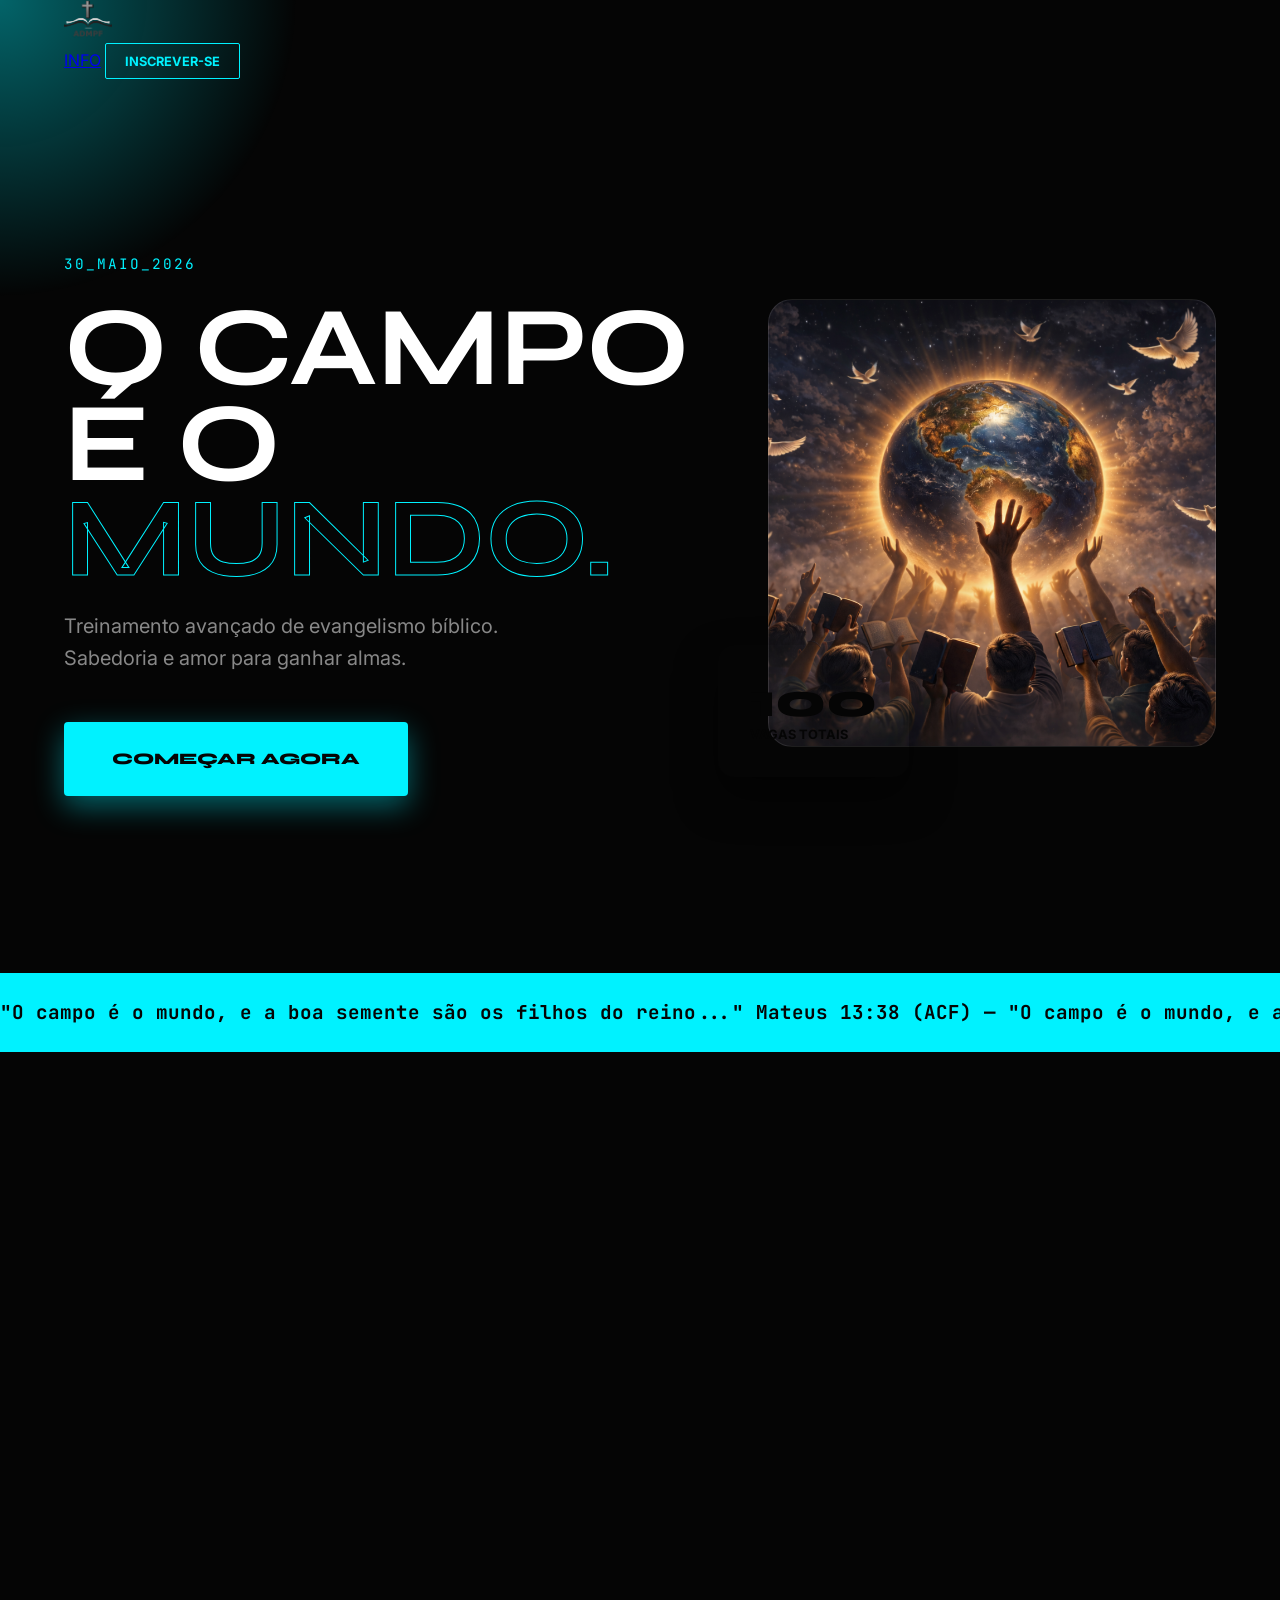
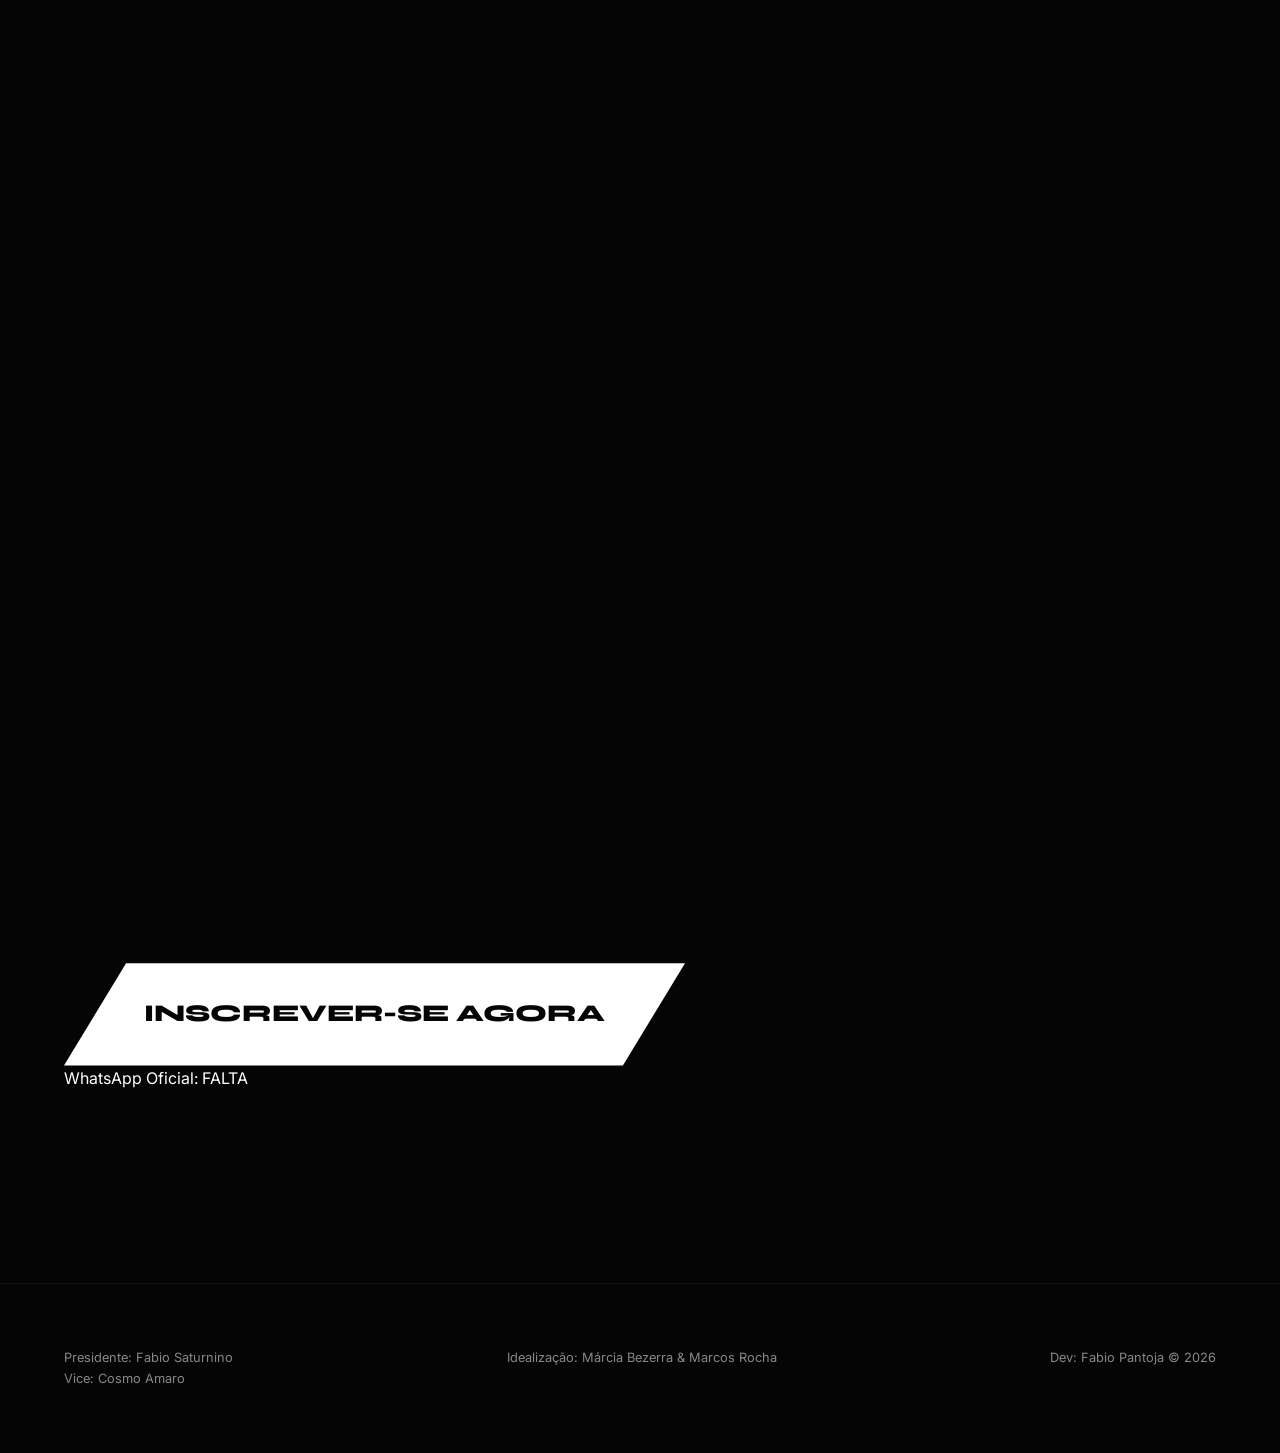
<file: results/gemini-evolved/frontend-design/index.html>
<!DOCTYPE html>
<html lang="pt-BR">
<head>
    <meta charset="UTF-8">
    <meta name="viewport" content="width=device-width, initial-scale=1.0">
    <title>Evangelismo 2026 | Dynamic Frontend</title>
    <link rel="stylesheet" href="style.css">
    <link href="https://fonts.googleapis.com/css2?family=Syne:wght@700;800&family=Inter:wght@400;600&family=JetBrains+Mono&display=swap" rel="stylesheet">
    <link href="https://unpkg.com/aos@2.3.1/dist/aos.css" rel="stylesheet">
</head>
<body class="dark-theme">
    <div class="cursor-glow"></div>

    <nav class="nav-dynamic" data-aos="fade-down">
        <div class="container nav-wrap">
            <div class="brand-code"><img src="../../../assets/v1/LogoADMPF.png" alt="ADMPF" style="height: 40px;"></div>
            <div class="nav-actions">
                <a href="#info" class="nav-link">INFO</a>
                <a href="https://bit.ly/admpf-evento-evangelismo-2026" class="btn-neon" target="_blank">INSCREVER-SE</a>
            </div>
        </div>
    </nav>

    <header class="hero-dynamic">
        <video class="hero-video-mobile" autoplay muted loop playsinline preload="metadata" aria-hidden="true">
            <source src="../../../assets/Video/Cruz1.mp4" type="video/mp4">
        </video>
        <div class="container hero-grid">
            <div class="hero-text-layer">
                <span class="mono-tag" data-aos="fade-right">30_MAIO_2026</span>
                <h1 data-aos="fade-up" data-aos-delay="200">O Campo <br>é o <span class="outline-text">Mundo.</span></h1>
                <p data-aos="fade-up" data-aos-delay="400">Treinamento avançado de evangelismo bíblico. Sabedoria e amor para ganhar almas.</p>
                <div class="hero-cta" data-aos="fade-up" data-aos-delay="600">
                    <a href="https://bit.ly/admpf-evento-evangelismo-2026" class="btn-main-dynamic" target="_blank">COMEÇAR AGORA</a>
                </div>
            </div>
            <div class="hero-image-layer" data-aos="zoom-in-left" data-aos-duration="1200">
                <div class="img-frame" style="background: url('../../../assets/v1/hero.png') center/cover no-repeat;">
                </div>
                <div class="floating-card" data-aos="fade-left" data-aos-delay="800">
                    <span class="card-num">100</span>
                    <span class="card-txt">VAGAS TOTAIS</span>
                </div>
            </div>
        </div>
    </header>

    <section class="verse-marquee">
        <div class="marquee-content">
            <span>"O campo é o mundo, e a boa semente são os filhos do reino..." Mateus 13:38 (ACF) — </span>
            <span>"O campo é o mundo, e a boa semente são os filhos do reino..." Mateus 13:38 (ACF) — </span>
        </div>
    </section>

    <section id="info" class="section-overlap">
        <div class="container">
            <div class="grid-asymmetric-v2">
                <div class="info-visual" data-aos="fade-right">
                    <div class="img-box-offset" style="background: url('../../../assets/v1/biblia.png') center/cover no-repeat;">
                    </div>
                </div>
                <div class="info-content-box" data-aos="fade-left">
                    <h2 class="section-title">A Grande <br>Comissão.</h2>
                    <p>Um dia inteiro de imersão teórica e prática na Igreja Assembleia de Deus Ministério Palavra e Fé.</p>
                    <div class="details-list">
                        <div class="item"><span>01</span> PROGRAMAÇÃO: FALTA</div>
                        <div class="item"><span>02</span> ALIMENTAÇÃO: FALTA</div>
                        <div class="item"><span>03</span> CERTIFICADO: FALTA</div>
                    </div>
                </div>
            </div>
        </div>
    </section>

    <section class="ministrante-dynamic">
        <div class="container grid-2-columns">
            <div class="ministrante-bio" data-aos="fade-up">
                <span class="tag-accent">MINISTRANTE</span>
                <h2>Pastor Marcos</h2>
                <div class="bio-placeholder">
                    FALTA: mini bio do Pastor Marcos
                </div>
                <div class="ministracao-card" data-aos="flip-up">
                    <p class="mono-label">TEMA DA MINISTRAÇÃO</p>
                    <p class="missing-text">FALTA: título da ministração</p>
                </div>
            </div>
            <div class="ministrante-visual" data-aos="zoom-in">
                <div class="portrait-frame" style="background: url('../../../assets/v1/pastor.png') center/cover no-repeat;">
                </div>
            </div>
        </div>
    </section>

    <section class="logistics-v2">
        <div class="container">
            <div class="local-header" data-aos="fade-down">
                <h2>Onde nos Encontrar</h2>
            </div>
            <div class="local-card-v2" data-aos="fade-up">
                <div class="map-dynamic">
                    <iframe 
                        src="https://www.google.com/maps/embed?pb=!1m18!1m12!1m3!1d3676.626786638048!2d-43.29824632386187!3d-22.85303973656113!2m3!1f0!2f0!3f0!3m2!1i1024!2i768!4f13.1!3m3!1m2!1s0x997b69383637e1%3A0xc3f8373801826012!2sAv.%20Pr.%20Martin%20Luther%20King%20Jr.%2C%203275%20-%20Engenho%20da%20Rainha%2C%20Rio%20de%20Janeiro%20-%20RJ%2C%2020760-005!5e0!3m2!1spt-BR!2sbr!4v1710000000000!5m2!1spt-BR!2sbr" 
                        width="100%" height="450" style="border:0;" allowfullscreen="" loading="lazy" referrerpolicy="no-referrer-when-downgrade"></iframe>
                </div>
                <div class="address-dynamic">
                    <h3>ADMPF — Rio de Janeiro</h3>
                    <p>Av. Pr. Martin Luter King Jr., n 3275 — Engenho da Rainha</p>
                    <p class="ref">Perto da passarela do Metrô (sentido Centro)</p>
                    <div class="logistics-grid">
                        <div class="log-item">
                            <strong>ÔNIBUS:</strong>
                            <p>688, 687, 908... (FALTA: lista completa)</p>
                        </div>
                        <div class="log-item warning">
                            <strong>ESTACIONAMENTO:</strong>
                            <p>NÃO DISPONÍVEL</p>
                        </div>
                    </div>
                </div>
            </div>
        </div>
    </section>

    <section class="cta-final-v2">
        <div class="container text-center">
            <h2 data-aos="fade-up">Faça parte <br>da história.</h2>
            <div class="investment-tag" data-aos="zoom-in">INVESTIMENTO: R$ 20,00</div>
            <div class="pix-info" data-aos="fade-up">
                <p>CHAVE PIX: <span class="missing-inline">FALTA</span></p>
            </div>
            <a href="https://bit.ly/admpf-evento-evangelismo-2026" class="btn-ultra" target="_blank" data-aos="pulse">INSCREVER-SE AGORA</a>
            <p class="wa-contact mt-2">WhatsApp Oficial: <span class="missing-inline">FALTA</span></p>
        </div>
    </section>

    <footer class="footer-dynamic">
        <div class="container">
            <div class="f-grid">
                <div class="f-col">
                    <p>Presidente: Fabio Saturnino</p>
                    <p>Vice: Cosmo Amaro</p>
                </div>
                <div class="f-col">
                    <p>Idealização: Márcia Bezerra & Marcos Rocha</p>
                </div>
                <div class="f-col end">
                    <p>Dev: Fabio Pantoja &copy; 2026</p>
                </div>
            </div>
        </div>
    </footer>

    <script src="https://unpkg.com/aos@2.3.1/dist/aos.js"></script>
    <script src="script.js"></script>
</body>
</html>
</file>
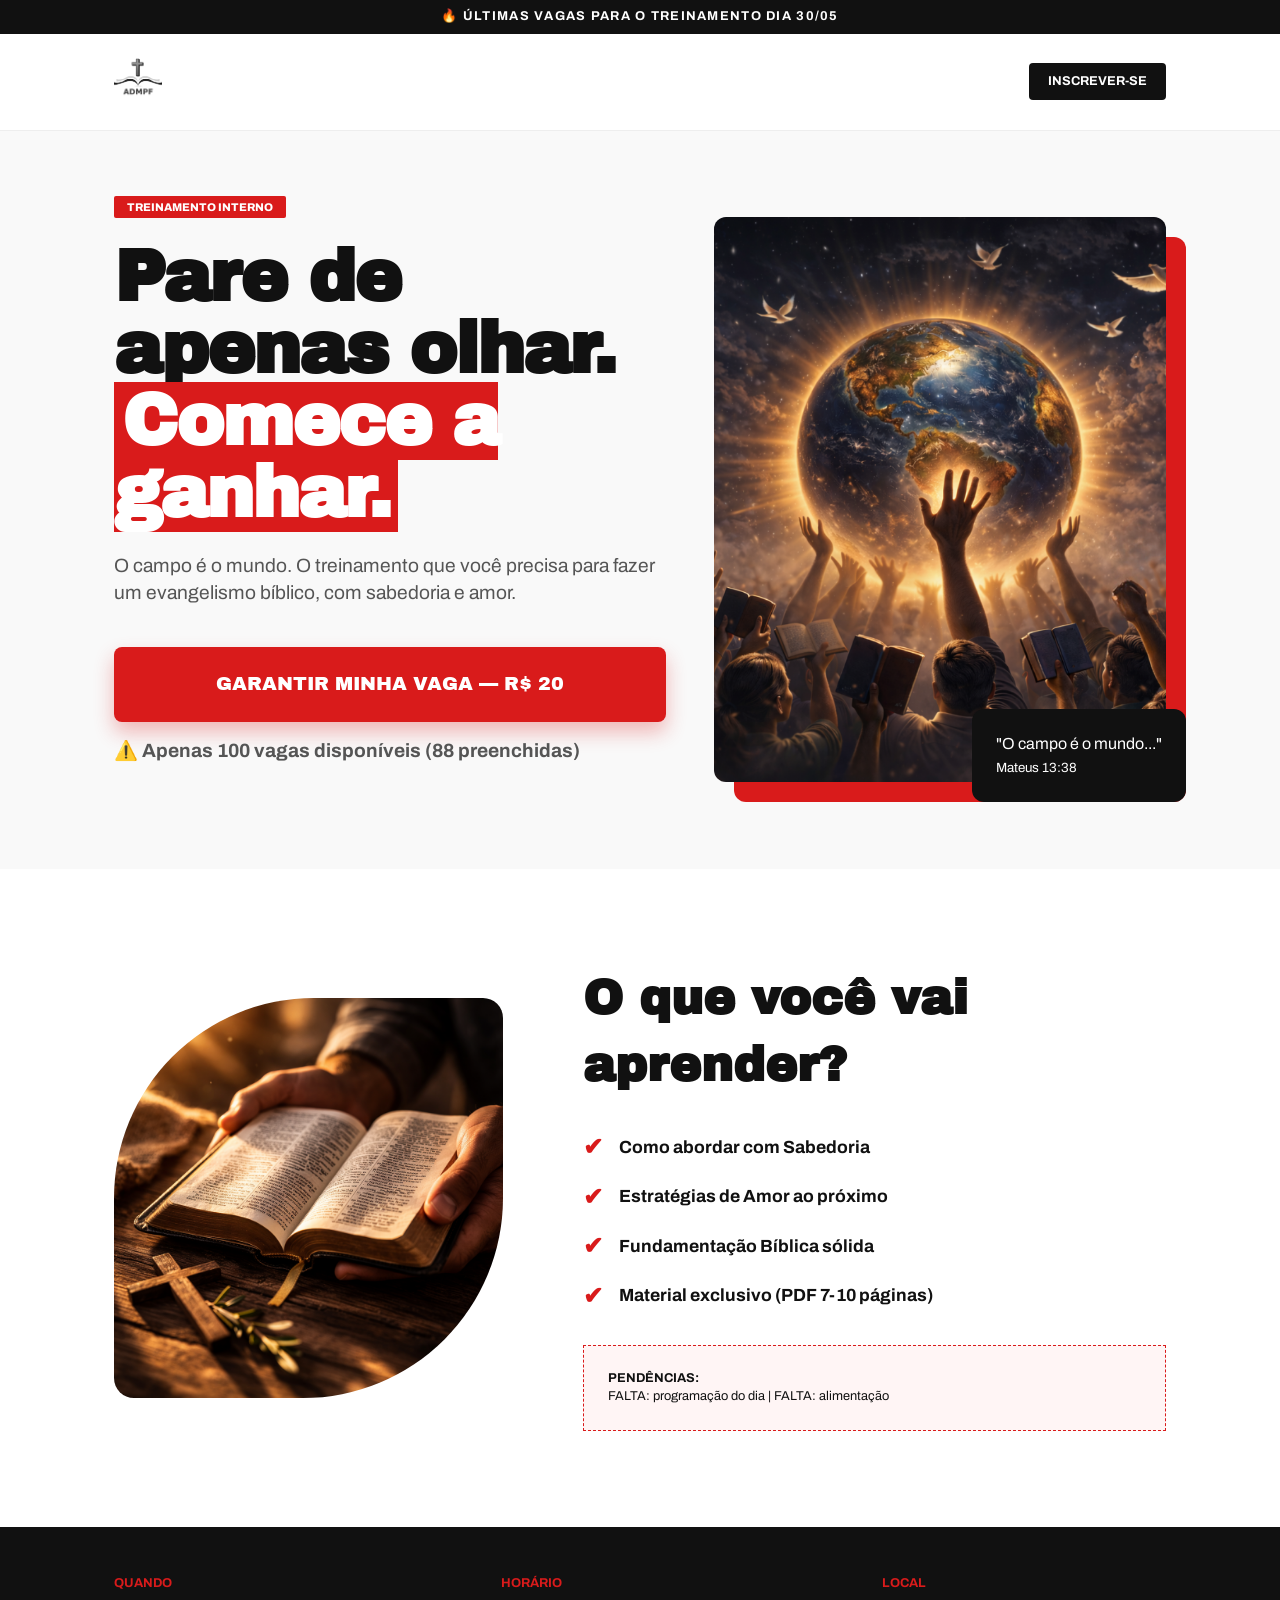
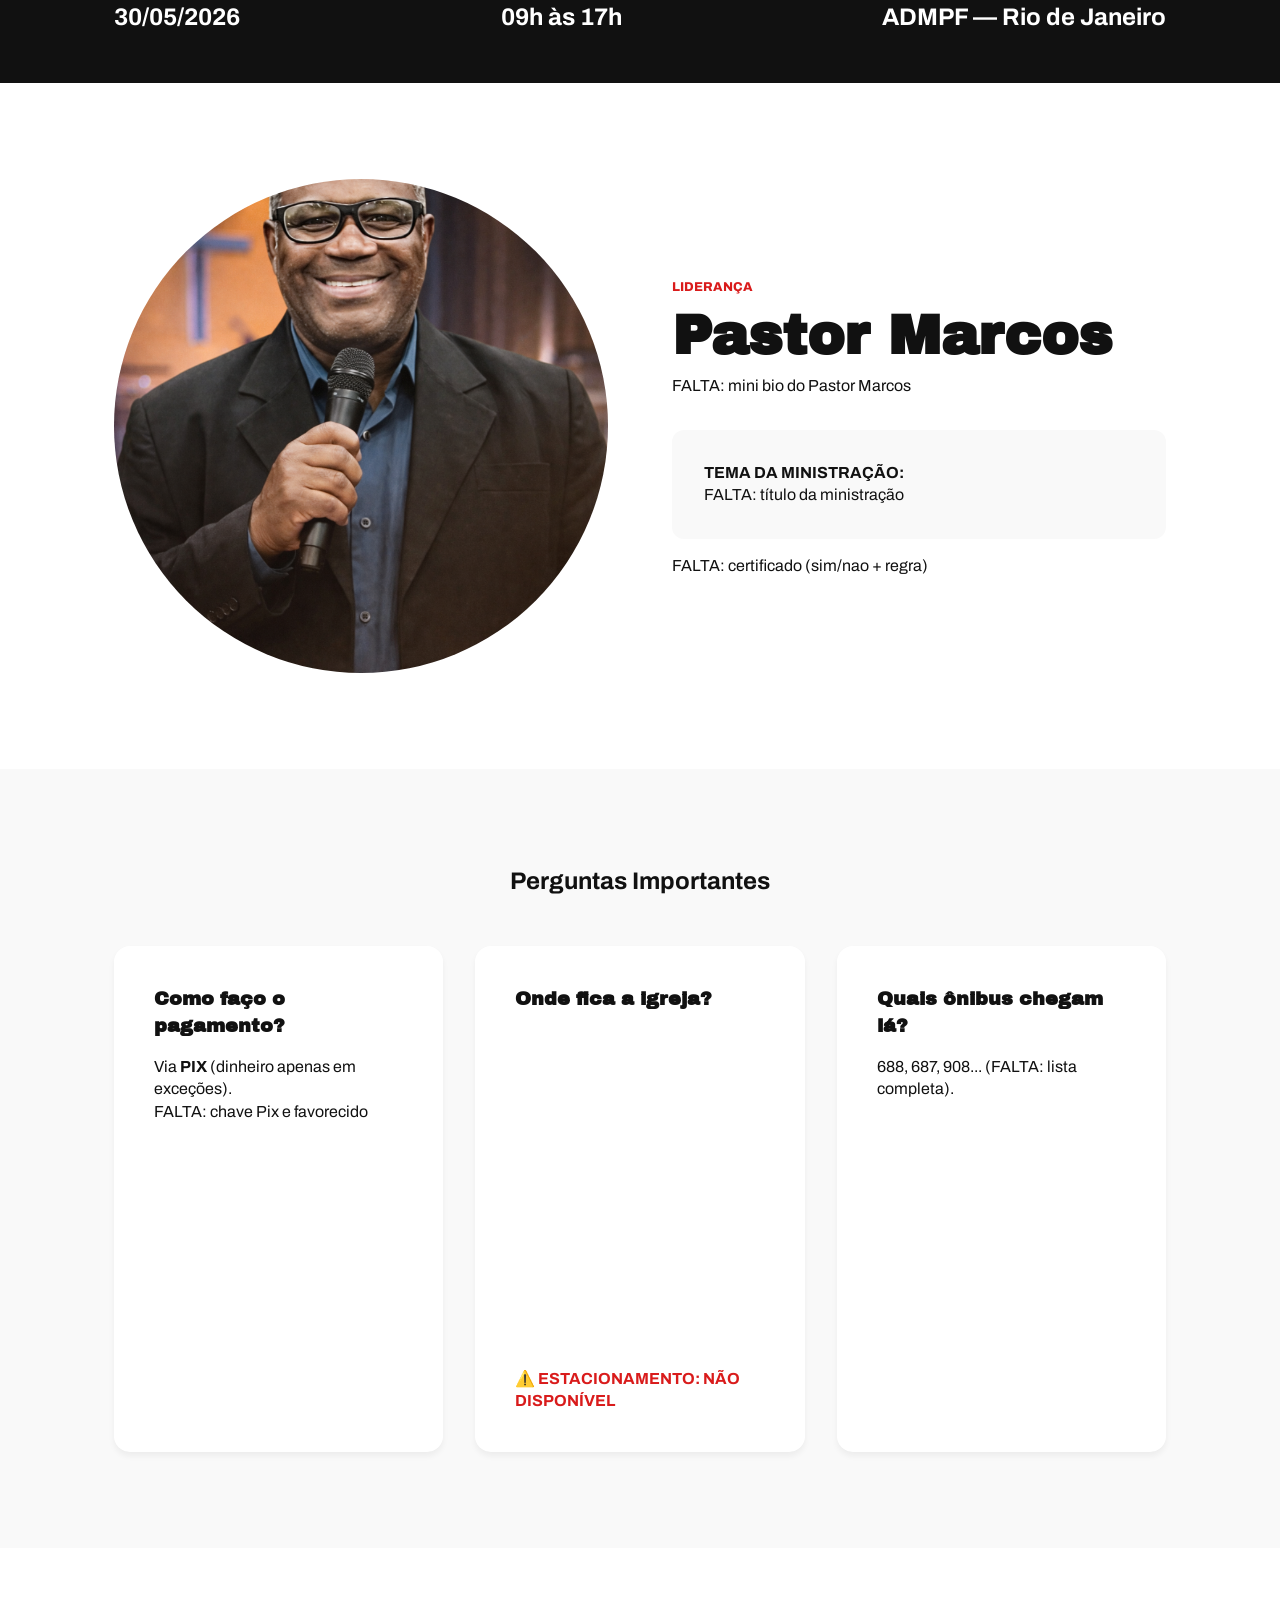
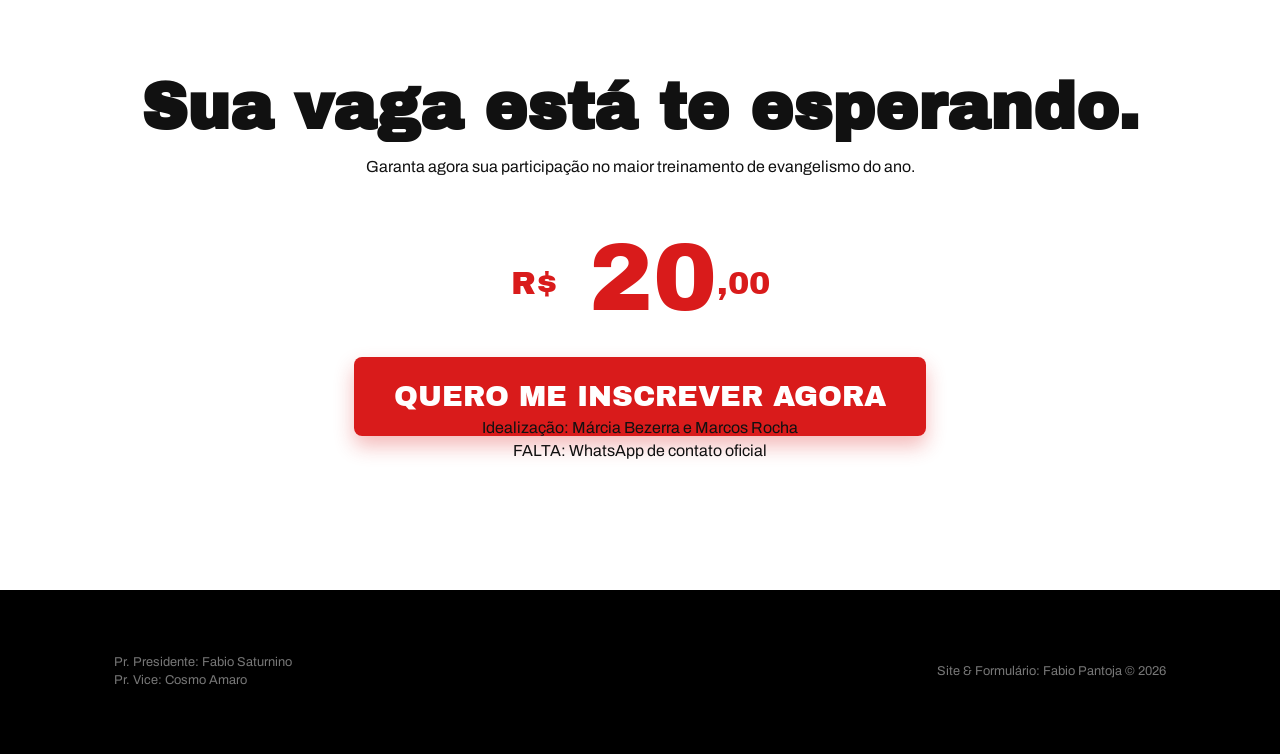
<file: results/gemini-evolved/marketing-cro/index.html>
<!DOCTYPE html>
<html lang="pt-BR">
<head>
    <meta charset="UTF-8">
    <meta name="viewport" content="width=device-width, initial-scale=1.0">
    <title>AGORA: Conscientização Evangelística 2026</title>
    <link rel="stylesheet" href="style.css">
    <link href="https://fonts.googleapis.com/css2?family=Archivo+Black&family=Archivo:wght@400;700&display=swap" rel="stylesheet">
    <link href="https://unpkg.com/aos@2.3.1/dist/aos.css" rel="stylesheet">
</head>
<body>

    <div class="top-urgency-bar">
        🔥 ÚLTIMAS VAGAS PARA O TREINAMENTO DIA 30/05
    </div>

    <nav class="nav-cro-v2">
        <div class="container nav-content">
            <div class="brand"><img src="../../../assets/v1/LogoADMPF.png" alt="ADMPF" style="height: 40px;"></div>
            <a href="https://bit.ly/admpf-evento-evangelismo-2026" class="btn-nav-cro" target="_blank">INSCREVER-SE</a>
        </div>
    </nav>

    <header class="hero-cro-v2">
        <video class="hero-video-mobile" autoplay muted loop playsinline preload="metadata" aria-hidden="true">
            <source src="../../../assets/Video/Cruz2.mp4" type="video/mp4">
        </video>
        <div class="container hero-grid-v2">
            <div class="hero-text" data-aos="fade-right">
                <span class="badge-cro">TREINAMENTO INTERNO</span>
                <h1>Pare de apenas olhar. <br><span class="highlight">Comece a ganhar.</span></h1>
                <p>O campo é o mundo. O treinamento que você precisa para fazer um evangelismo bíblico, com sabedoria e amor.</p>
                <div class="cta-stack">
                    <a href="https://bit.ly/admpf-evento-evangelismo-2026" class="btn-primary-cro-v2 pulse" target="_blank">GARANTIR MINHA VAGA — R$ 20</a>
                    <p class="scarcity-hero">⚠️ Apenas 100 vagas disponíveis (88 preenchidas)</p>
                </div>
            </div>
            <div class="hero-visual-v2" data-aos="zoom-in" data-aos-delay="300">
                <div class="image-stack">
                    <div class="img-box main-img" style="background: url('../../../assets/v1/hero.png') center/cover no-repeat;">
                    </div>
                    <div class="floating-quote" data-aos="fade-left" data-aos-delay="600">
                        <p>"O campo é o mundo..."</p>
                        <small>Mateus 13:38</small>
                    </div>
                </div>
            </div>
        </div>
    </header>

    <section class="problem-solution-asymmetric">
        <div class="container">
            <div class="grid-asymmetric-v3">
                <div class="visual-col" data-aos="fade-right">
                    <div class="img-box-cro" style="background: url('../../../assets/v1/biblia.png') center/cover no-repeat;">
                    </div>
                </div>
                <div class="text-col-cro" data-aos="fade-left">
                    <h2 class="section-title">O que você vai <br>aprender?</h2>
                    <ul class="checklist">
                        <li><span>✔</span> Como abordar com Sabedoria</li>
                        <li><span>✔</span> Estratégias de Amor ao próximo</li>
                        <li><span>✔</span> Fundamentação Bíblica sólida</li>
                        <li><span>✔</span> Material exclusivo (PDF 7-10 páginas)</li>
                    </ul>
                    <div class="missing-box-cro">
                        <p><strong>PENDÊNCIAS:</strong></p>
                        <p>FALTA: programação do dia | FALTA: alimentação</p>
                    </div>
                </div>
            </div>
        </div>
    </section>

    <section class="info-stripe-cro">
        <div class="container stripe-flex">
            <div class="stripe-item" data-aos="fade-up">
                <strong>QUANDO</strong>
                <p>30/05/2026</p>
            </div>
            <div class="stripe-item" data-aos="fade-up" data-aos-delay="100">
                <strong>HORÁRIO</strong>
                <p>09h às 17h</p>
            </div>
            <div class="stripe-item" data-aos="fade-up" data-aos-delay="200">
                <strong>LOCAL</strong>
                <p>ADMPF — Rio de Janeiro</p>
            </div>
        </div>
    </section>

    <section class="ministrante-cro-v2">
        <div class="container grid-2-columns">
            <div class="ministrante-img-col" data-aos="fade-right">
                <div class="img-placeholder-v2 portrait-v2" style="background: url('../../../assets/v1/pastor.png') center/cover no-repeat;">
                </div>
            </div>
            <div class="ministrante-text-col" data-aos="fade-left">
                <span class="label-accent">LIDERANÇA</span>
                <h2>Pastor Marcos</h2>
                <p class="missing-text">FALTA: mini bio do Pastor Marcos</p>
                <div class="topic-highlight">
                    <strong>TEMA DA MINISTRAÇÃO:</strong>
                    <p class="missing-text">FALTA: título da ministração</p>
                </div>
                <p class="missing-text mt-1">FALTA: certificado (sim/nao + regra)</p>
            </div>
        </div>
    </section>

    <section class="objection-killer-v2">
        <div class="container">
            <h2 class="text-center" data-aos="fade-up">Perguntas Importantes</h2>
            <div class="faq-grid-v2">
                <div class="faq-card" data-aos="fade-right">
                    <h3>Como faço o pagamento?</h3>
                    <p>Via <strong>PIX</strong> (dinheiro apenas em exceções).</p>
                    <p class="missing-text">FALTA: chave Pix e favorecido</p>
                </div>
                <div class="faq-card" data-aos="fade-left">
                    <h3>Onde fica a igreja?</h3>
                    <iframe 
                        src="https://www.google.com/maps/embed?pb=!1m18!1m12!1m3!1d3676.626786638048!2d-43.29824632386187!3d-22.85303973656113!2m3!1f0!2f0!3f0!3m2!1i1024!2i768!4f13.1!3m3!1m2!1s0x997b69383637e1%3A0xc3f8373801826012!2sAv.%20Pr.%20Martin%20Luther%20King%20Jr.%2C%203275%20-%20Engenho%20da%20Rainha%2C%20Rio%20de%20Janeiro%20-%20RJ%2C%2020760-005!5e0!3m2!1spt-BR!2sbr!4v1710000000000!5m2!1spt-BR!2sbr" 
                        width="100%" height="300" style="border:0; margin-top: 1rem; border-radius: 8px;" allowfullscreen="" loading="lazy"></iframe>
                    <p class="warning-text">⚠️ ESTACIONAMENTO: NÃO DISPONÍVEL</p>
                </div>
                <div class="faq-card" data-aos="fade-right">
                    <h3>Quais ônibus chegam lá?</h3>
                    <p>688, 687, 908... (FALTA: lista completa).</p>
                </div>
            </div>
        </div>
    </section>

    <section class="final-cta-v2">
        <div class="container text-center">
            <h2 data-aos="fade-up">Sua vaga está te esperando.</h2>
            <p data-aos="fade-up" data-aos-delay="200">Garanta agora sua participação no maior treinamento de evangelismo do ano.</p>
            <div class="investment-bubble" data-aos="zoom-in">
                <span>R$</span> 20<span>,00</span>
            </div>
            <a href="https://bit.ly/admpf-evento-evangelismo-2026" class="btn-primary-cro-v2 giant shake" target="_blank">QUERO ME INSCREVER AGORA</a>
            <div class="social-footer" data-aos="fade-up">
                <p>Idealização: Márcia Bezerra e Marcos Rocha</p>
                <p class="missing-text">FALTA: WhatsApp de contato oficial</p>
            </div>
        </div>
    </section>

    <footer class="footer-cro-v2">
        <div class="container flex-footer">
            <div class="f-info">
                <p>Pr. Presidente: Fabio Saturnino</p>
                <p>Pr. Vice: Cosmo Amaro</p>
            </div>
            <div class="f-credits">
                <p>Site & Formulário: Fabio Pantoja &copy; 2026</p>
            </div>
        </div>
    </footer>

    <script src="https://unpkg.com/aos@2.3.1/dist/aos.js"></script>
    <script src="script.js"></script>
</body>
</html>
</file>
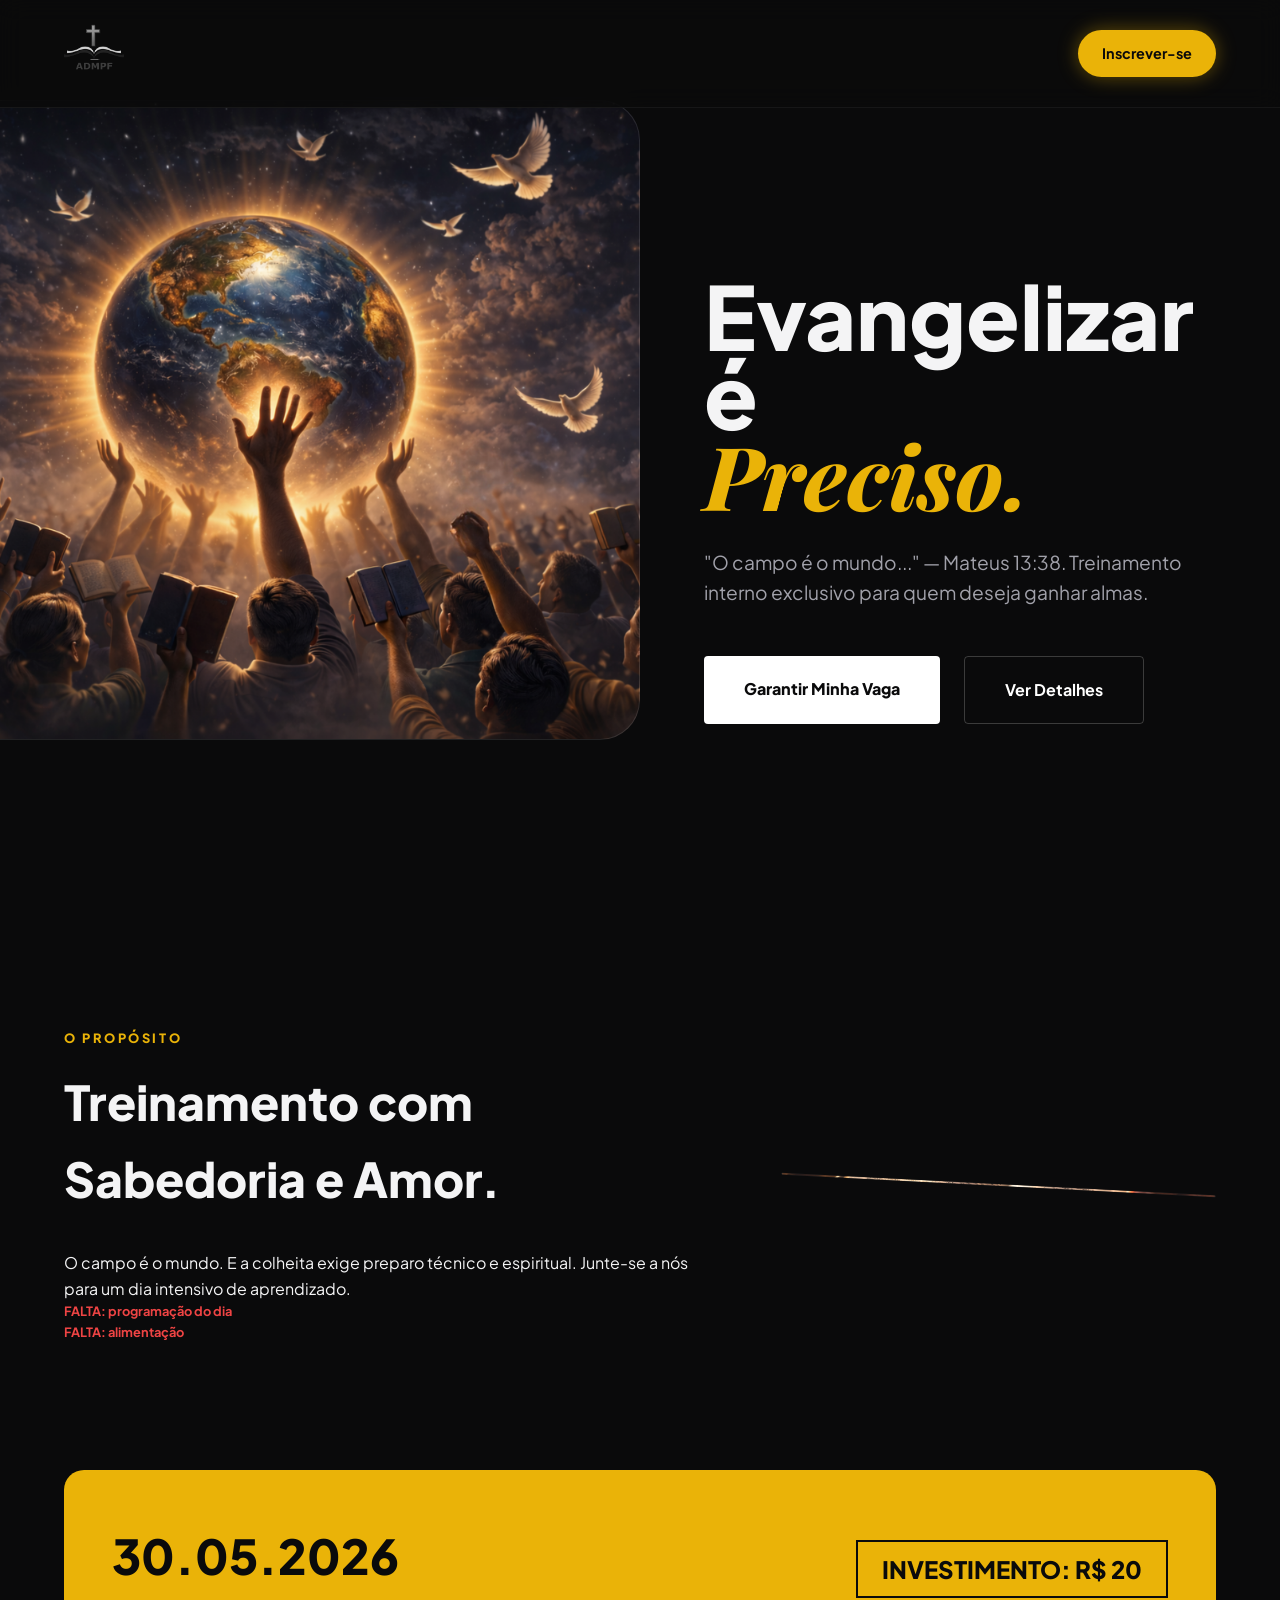
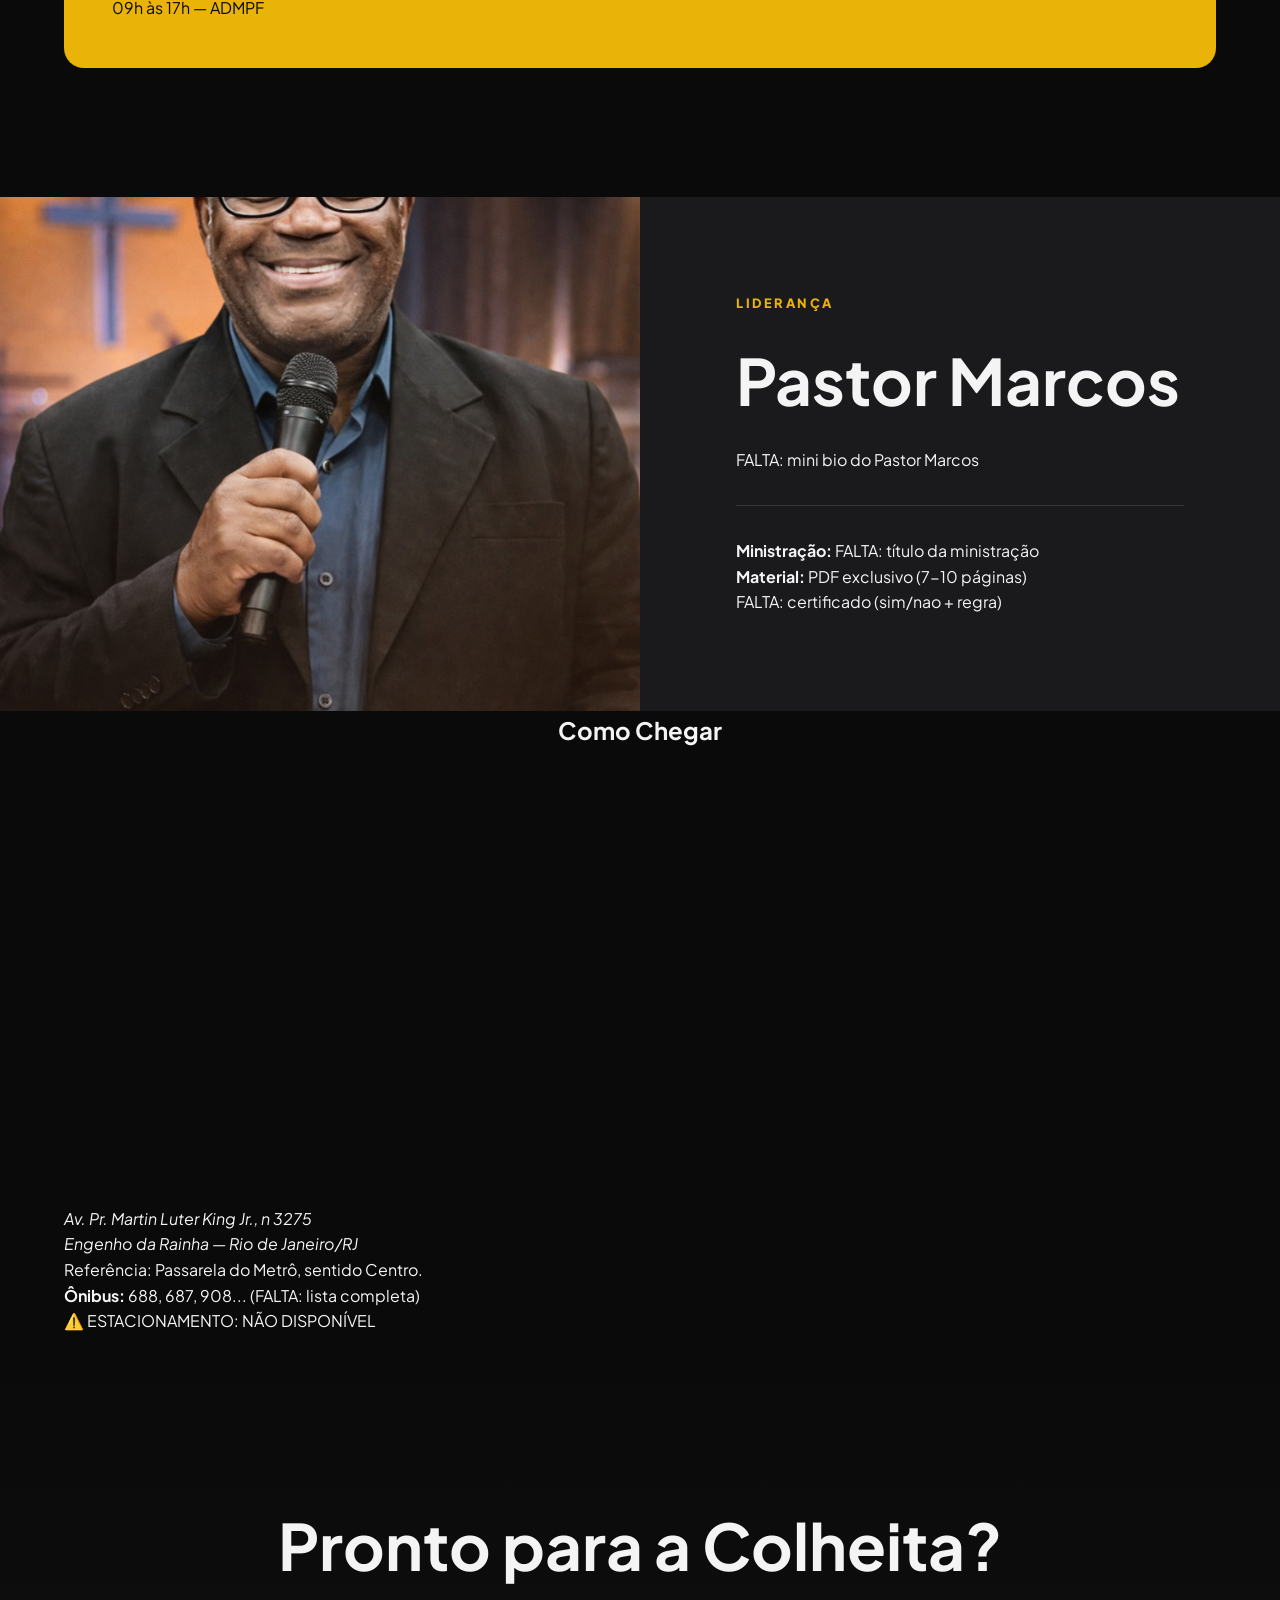
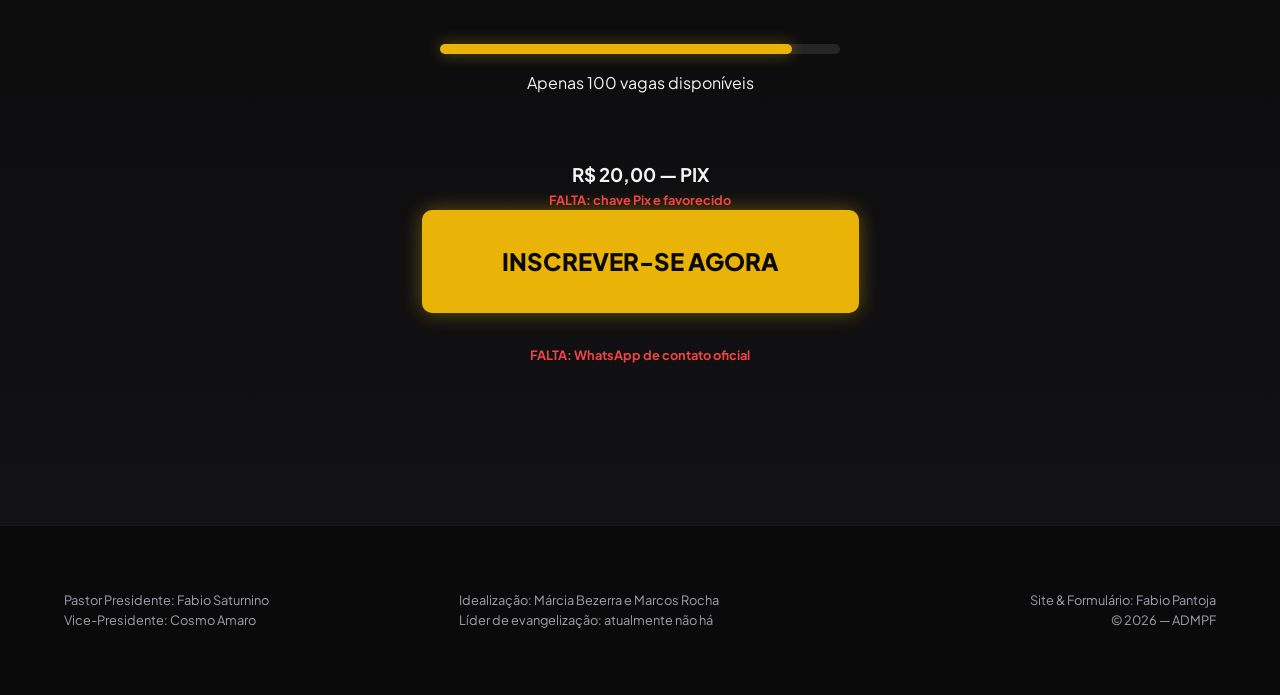
<file: results/gemini-evolved/ui-ux-pro-max/index.html>
<!DOCTYPE html>
<html lang="pt-BR">
<head>
    <meta charset="UTF-8">
    <meta name="viewport" content="width=device-width, initial-scale=1.0">
    <title>Conscientização Evangelística | Gemini Evolved</title>
    <!-- CSS & Fonts -->
    <link rel="stylesheet" href="style.css">
    <link href="https://fonts.googleapis.com/css2?family=Plus+Jakarta+Sans:wght@400;600;800&family=Playfair+Display:ital,wght@0,700;1,700&display=swap" rel="stylesheet">
    <!-- AOS Library for Micro-animations -->
    <link href="https://unpkg.com/aos@2.3.1/dist/aos.css" rel="stylesheet">
</head>
<body>

    <nav class="glass-nav" data-aos="fade-down">
        <div class="nav-content">
            <div class="logo"><img src="../../../assets/v1/LogoADMPF.png" alt="ADMPF Logo" style="height: 50px;"></div>
            <a href="https://bit.ly/admpf-evento-evangelismo-2026" class="btn-primary glow-btn" target="_blank">Inscrever-se</a>
        </div>
    </nav>

    <header class="hero-asymmetric">
        <video class="hero-video-mobile" autoplay muted loop playsinline preload="metadata" aria-hidden="true">
            <source src="../../../assets/Video/Cruz2.mp4" type="video/mp4">
        </video>
        <div class="hero-visual" data-aos="zoom-out" data-aos-duration="1500">
            <div class="image-box" style="background: url('../../../assets/v1/hero.png') center/cover no-repeat;">
            </div>
        </div>
        <div class="hero-content">
            <h1 data-aos="fade-right" data-aos-delay="300">Evangelizar é <br><span class="italic-text">Preciso.</span></h1>
            <p data-aos="fade-right" data-aos-delay="500">"O campo é o mundo..." — Mateus 13:38. Treinamento interno exclusivo para quem deseja ganhar almas.</p>
            <div class="hero-buttons" data-aos="fade-up" data-aos-delay="700">
                <a href="https://bit.ly/admpf-evento-evangelismo-2026" class="btn-main-evolved">Garantir Minha Vaga</a>
                <a href="#proposito" class="btn-ghost">Ver Detalhes</a>
            </div>
        </div>
    </header>

    <section id="proposito" class="split-section">
        <div class="container grid-asymmetric">
            <div class="text-block" data-aos="fade-up">
                <span class="label">O PROPÓSITO</span>
                <h2>Treinamento com Sabedoria e Amor.</h2>
                <p>O campo é o mundo. E a colheita exige preparo técnico e espiritual. Junte-se a nós para um dia intensivo de aprendizado.</p>
                <div class="missing-grid">
                    <p class="missing">FALTA: programação do dia</p>
                    <p class="missing">FALTA: alimentação</p>
                </div>
            </div>
            <div class="image-block-floating" data-aos="fade-left" data-aos-delay="200">
                <div class="image-box square" style="background: url('../../../assets/v1/biblia.png') center/cover no-repeat;">
                </div>
            </div>
        </div>
    </section>

    <section class="info-highlight">
        <div class="container">
            <div class="info-card-asymmetric" data-aos="flip-up">
                <div class="card-content">
                    <h3>30.05.2026</h3>
                    <p>09h às 17h — ADMPF</p>
                </div>
                <div class="card-badge">INVESTIMENTO: R$ 20</div>
            </div>
        </div>
    </section>

    <section class="ministrante-asymmetric">
        <div class="ministrante-photo" data-aos="fade-right">
             <div class="image-box portrait" style="background: url('../../../assets/v1/pastor.png') center/cover no-repeat;">
            </div>
        </div>
        <div class="ministrante-text" data-aos="fade-left">
            <span class="label">LIDERANÇA</span>
            <h2>Pastor Marcos</h2>
            <p class="italics">FALTA: mini bio do Pastor Marcos</p>
            <hr class="separator">
            <p><strong>Ministração:</strong> FALTA: título da ministração</p>
            <p><strong>Material:</strong> PDF exclusivo (7-10 páginas)</p>
            <p class="missing-alert">FALTA: certificado (sim/nao + regra)</p>
        </div>
    </section>

    <section class="localizacao-asymmetric">
        <div class="container">
            <h2 class="text-center" data-aos="fade-up">Como Chegar</h2>
            <div class="local-grid">
                <div class="map-box" data-aos="zoom-in">
                    <iframe 
                        src="https://www.google.com/maps/embed?pb=!1m18!1m12!1m3!1d3676.626786638048!2d-43.29824632386187!3d-22.85303973656113!2m3!1f0!2f0!3f0!3m2!1i1024!2i768!4f13.1!3m3!1m2!1s0x997b69383637e1%3A0xc3f8373801826012!2sAv.%20Pr.%20Martin%20Luther%20King%20Jr.%2C%203275%20-%20Engenho%20da%20Rainha%2C%20Rio%20de%20Janeiro%20-%20RJ%2C%2020760-005!5e0!3m2!1spt-BR!2sbr!4v1710000000000!5m2!1spt-BR!2sbr" 
                        width="100%" height="450" style="border:0;" allowfullscreen="" loading="lazy" referrerpolicy="no-referrer-when-downgrade"></iframe>
                </div>
                <div class="address-box" data-aos="fade-left">
                    <address>
                        Av. Pr. Martin Luter King Jr., n 3275<br>
                        Engenho da Rainha — Rio de Janeiro/RJ
                    </address>
                    <p>Referência: Passarela do Metrô, sentido Centro.</p>
                    <div class="transport">
                        <p><strong>Ônibus:</strong> 688, 687, 908... (FALTA: lista completa)</p>
                        <p class="no-parking">⚠️ ESTACIONAMENTO: NÃO DISPONÍVEL</p>
                    </div>
                </div>
            </div>
        </div>
    </section>

    <section class="cta-section-final">
        <div class="container text-center">
            <h2 data-aos="fade-up">Pronto para a Colheita?</h2>
            <div class="vagas-tracker" data-aos="fade-up" data-aos-delay="200">
                <div class="bar-container"><div class="bar-fill"></div></div>
                <p>Apenas <span class="vagas-count">100</span> vagas disponíveis</p>
            </div>
            <div class="payment-box" data-aos="zoom-in">
                <h3>R$ 20,00 — PIX</h3>
                <p class="missing">FALTA: chave Pix e favorecido</p>
            </div>
            <a href="https://bit.ly/admpf-evento-evangelismo-2026" class="btn-giant glow-btn" data-aos="pulse" target="_blank">INSCREVER-SE AGORA</a>
            <p class="missing mt-2">FALTA: WhatsApp de contato oficial</p>
        </div>
    </section>

    <footer class="footer-evolved">
        <div class="container footer-grid">
            <div class="col">
                <p>Pastor Presidente: Fabio Saturnino</p>
                <p>Vice-Presidente: Cosmo Amaro</p>
            </div>
            <div class="col">
                <p>Idealização: Márcia Bezerra e Marcos Rocha</p>
                <p>Líder de evangelização: atualmente não há</p>
            </div>
            <div class="col right">
                <p>Site & Formulário: Fabio Pantoja</p>
                <p>&copy; 2026 — ADMPF</p>
            </div>
        </div>
    </footer>

    <!-- AOS Script -->
    <script src="https://unpkg.com/aos@2.3.1/dist/aos.js"></script>
    <script src="script.js"></script>
</body>
</html>
</file>
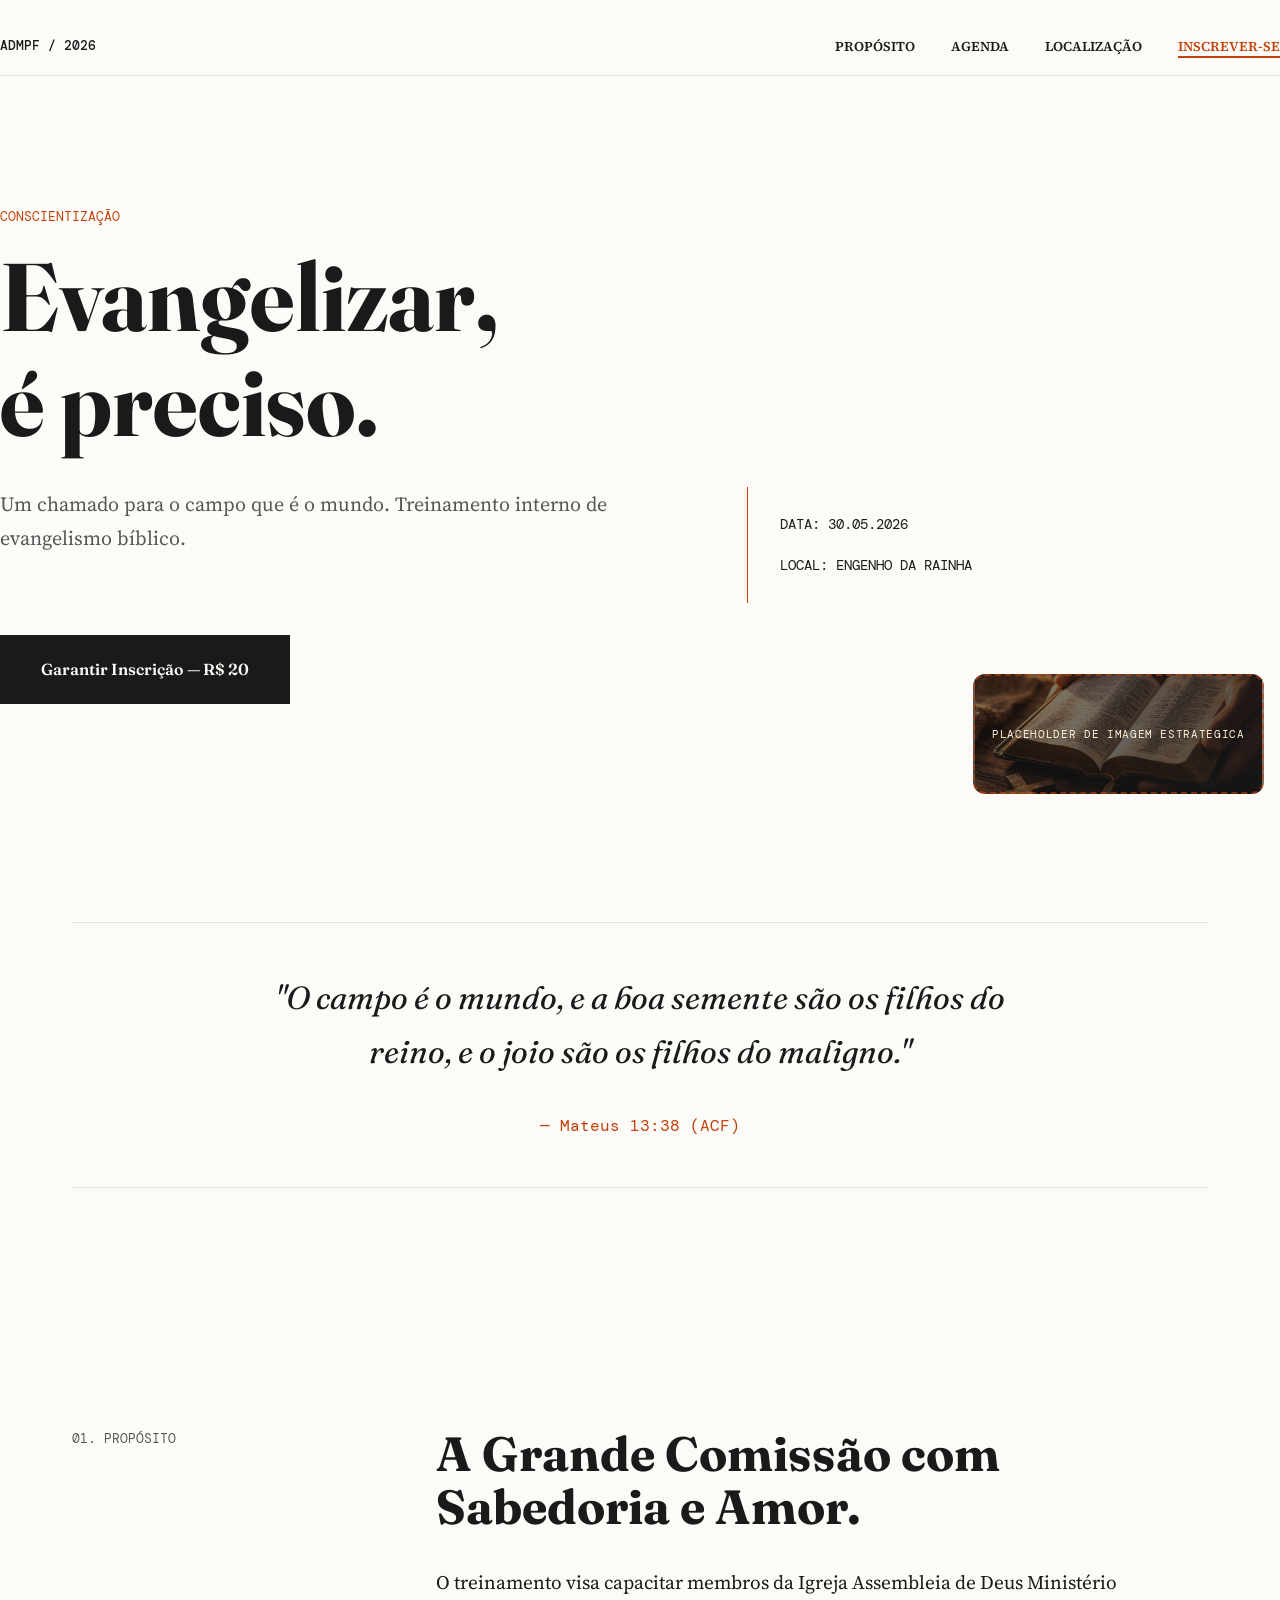
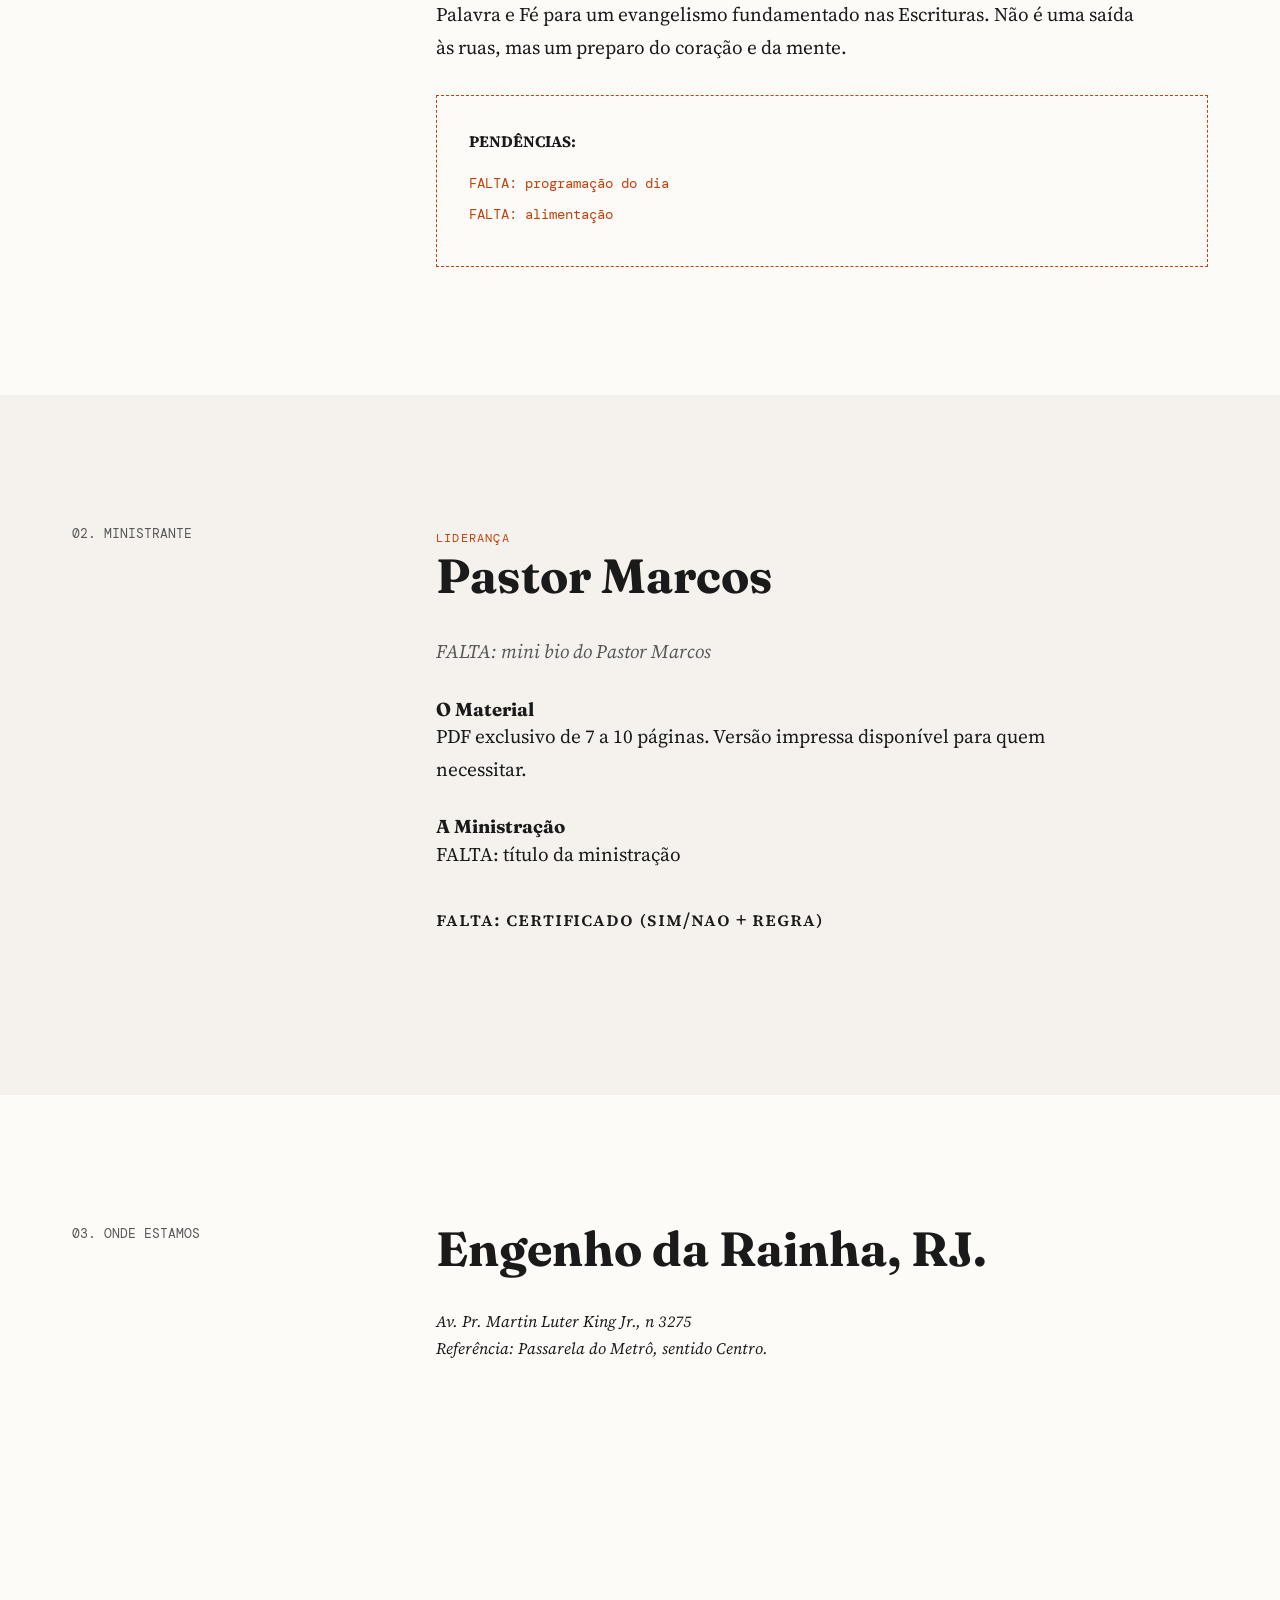
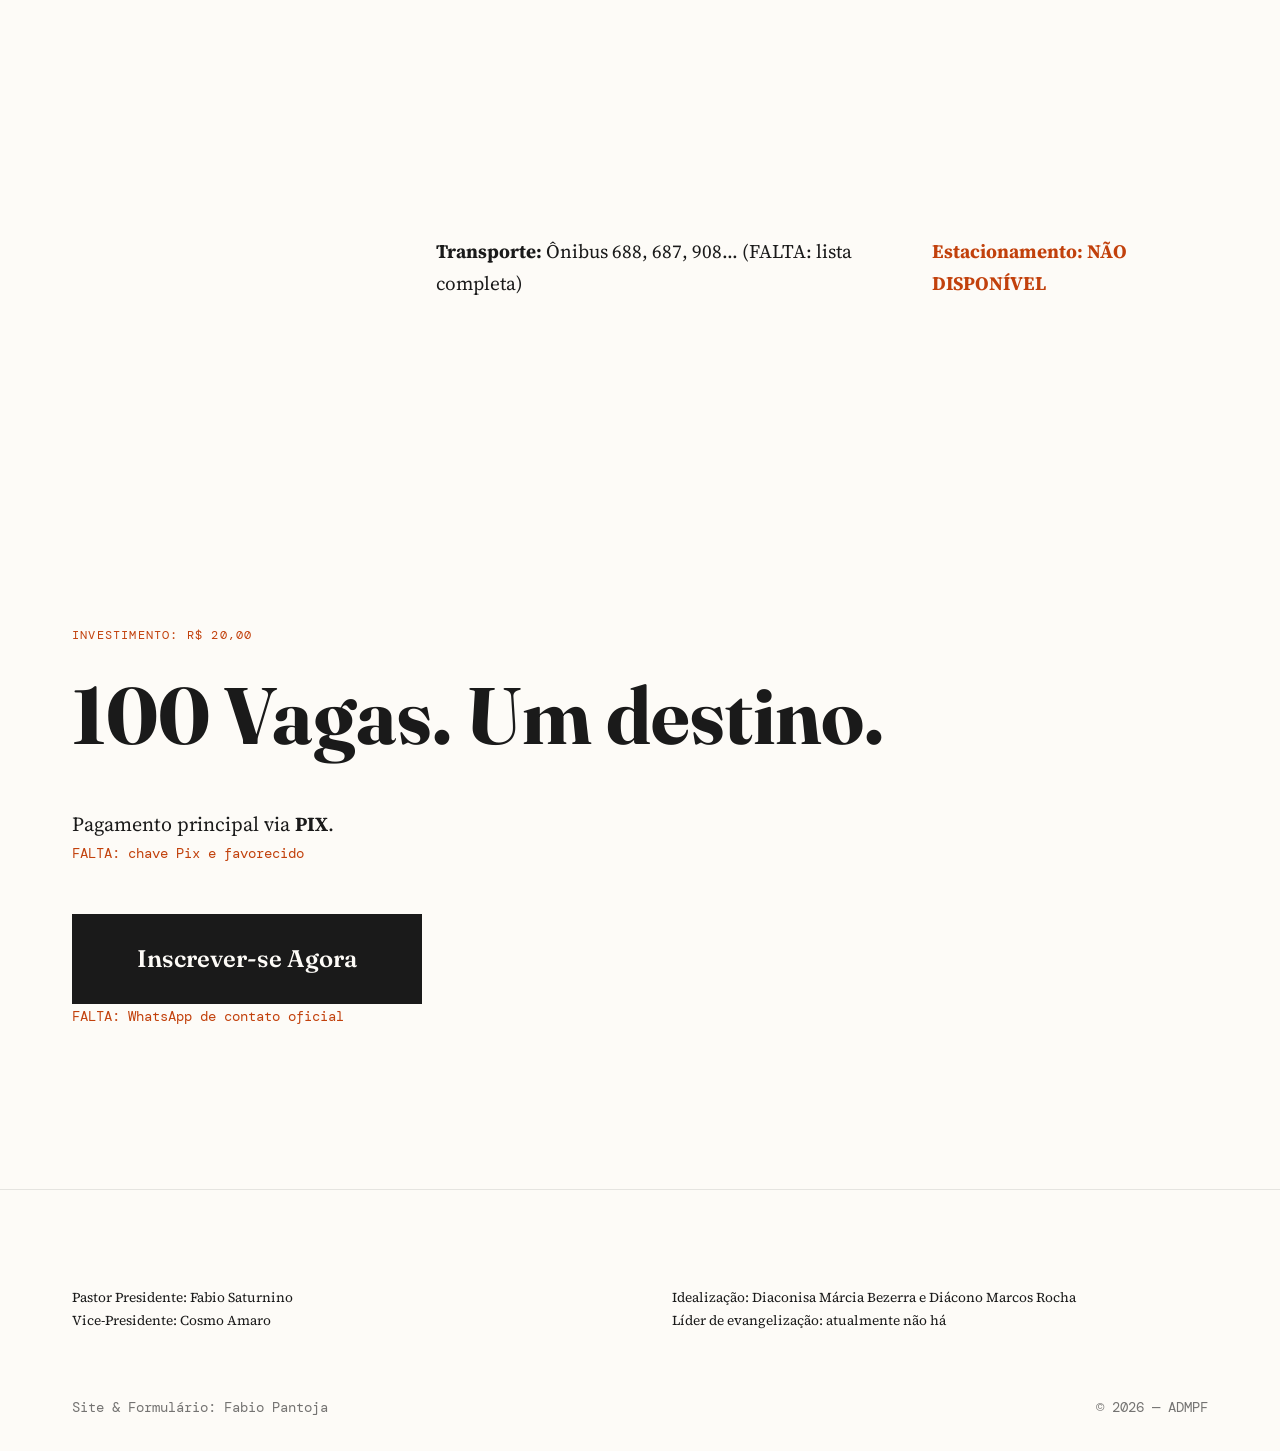
<file: results/gemini/frontend-design/index.html>
<!DOCTYPE html>
<html lang="pt-BR">
<head>
    <meta charset="UTF-8">
    <meta name="viewport" content="width=device-width, initial-scale=1.0">
    <title>Conscientização Evangelística | Editorial Edition</title>
    <link rel="stylesheet" href="style.css">
    <!-- Google Fonts: Fraunces (Display), Source Serif 4 (Body), DM Mono (Accents) -->
    <link rel="preconnect" href="https://fonts.googleapis.com">
    <link rel="preconnect" href="https://fonts.gstatic.com" crossorigin>
    <link href="https://fonts.googleapis.com/css2?family=DM+Mono:wght@400;500&family=Fraunces:opsz,wght@9..144,400;700&family=Source+Serif+4:ital,wght@0,400;0,600;1,400&display=swap" rel="stylesheet">
</head>
<body>
    <div class="grain-overlay"></div>
    
    <nav class="editorial-nav">
        <div class="nav-container">
            <span class="nav-brand">ADMPF / 2026</span>
            <div class="nav-links">
                <a href="#proposito">Propósito</a>
                <a href="#agenda">Agenda</a>
                <a href="#localizacao">Localização</a>
                <a href="https://bit.ly/admpf-evento-evangelismo-2026" class="nav-cta" target="_blank">Inscrever-se</a>
            </div>
        </div>
    </nav>

    <header class="hero">
        <video class="hero-video-mobile" autoplay muted loop playsinline preload="metadata" aria-hidden="true">
            <source src="../../../assets/Video/Cruz2.mp4" type="video/mp4">
        </video>
        <div class="hero-grid">
            <div class="hero-tag">CONSCIENTIZAÇÃO</div>
            <h1 class="hero-title">Evangelizar, <br>é preciso.</h1>
            <p class="hero-subtitle">Um chamado para o campo que é o mundo. Treinamento interno de evangelismo bíblico.</p>
            <div class="hero-meta">
                <span class="meta-item">DATA: 30.05.2026</span>
                <span class="meta-item">LOCAL: ENGENHO DA RAINHA</span>
            </div>
            <div class="hero-actions">
                <a href="https://bit.ly/admpf-evento-evangelismo-2026" class="btn-main" target="_blank">Garantir Inscrição — R$ 20</a>
            </div>
        </div>
    </header>

    <section class="verse-section">
        <div class="container">
            <hr class="hairline">
            <blockquote class="main-verse">
                "O campo é o mundo, e a boa semente são os filhos do reino, e o joio são os filhos do maligno."
                <cite>— Mateus 13:38 (ACF)</cite>
            </blockquote>
            <hr class="hairline">
        </div>
    </section>

    <section id="proposito" class="content-section">
        <div class="container grid-split">
            <div class="label-col">01. PROPÓSITO</div>
            <div class="text-col">
                <h2>A Grande Comissão com Sabedoria e Amor.</h2>
                <p>O treinamento visa capacitar membros da Igreja Assembleia de Deus Ministério Palavra e Fé para um evangelismo fundamentado nas Escrituras. Não é uma saída às ruas, mas um preparo do coração e da mente.</p>
                <div class="missing-box">
                    <strong>PENDÊNCIAS:</strong>
                    <ul>
                        <li>FALTA: programação do dia</li>
                        <li>FALTA: alimentação</li>
                    </ul>
                </div>
            </div>
        </div>
    </section>

    <section id="agenda" class="content-section bg-alt">
        <div class="container grid-split">
            <div class="label-col">02. MINISTRANTE</div>
            <div class="text-col">
                <span class="mono-label">LIDERANÇA</span>
                <h2>Pastor Marcos</h2>
                <p class="italics">FALTA: mini bio do Pastor Marcos</p>
                <div class="topic-grid">
                    <div class="topic">
                        <h3>O Material</h3>
                        <p>PDF exclusivo de 7 a 10 páginas. Versão impressa disponível para quem necessitar.</p>
                    </div>
                    <div class="topic">
                        <h3>A Ministração</h3>
                        <p>FALTA: título da ministração</p>
                    </div>
                </div>
                <p class="small-caps">FALTA: certificado (sim/nao + regra)</p>
            </div>
        </div>
    </section>

    <section id="localizacao" class="content-section">
        <div class="container grid-split">
            <div class="label-col">03. ONDE ESTAMOS</div>
            <div class="text-col">
                <h2>Engenho da Rainha, RJ.</h2>
                <address>
                    Av. Pr. Martin Luter King Jr., n 3275<br>
                    Referência: Passarela do Metrô, sentido Centro.
                </address>
                <div class="map-wrapper">
                    <iframe src="https://maps.google.com/maps?q=Av.%20Pr.%20Martin%20Luter%20King%20Jr.%2C%20n%203275&t=&z=15&ie=UTF8&iwloc=&output=embed" frameborder="0"></iframe>
                </div>
                <div class="logistics">
                    <p><strong>Transporte:</strong> Ônibus 688, 687, 908... (FALTA: lista completa)</p>
                    <p class="alert"><strong>Estacionamento:</strong> NÃO DISPONÍVEL</p>
                </div>
            </div>
        </div>
    </section>

    <section class="cta-block">
        <div class="container text-center">
            <span class="mono-label">INVESTIMENTO: R$ 20,00</span>
            <h2 class="display-title">100 Vagas. Um destino.</h2>
            <div class="payment-info">
                <p>Pagamento principal via <strong>PIX</strong>.</p>
                <p class="missing-text">FALTA: chave Pix e favorecido</p>
            </div>
            <a href="https://bit.ly/admpf-evento-evangelismo-2026" class="btn-main large" target="_blank">Inscrever-se Agora</a>
            <p class="missing-text mt-2">FALTA: WhatsApp de contato oficial</p>
        </div>
    </section>

    <footer class="editorial-footer">
        <div class="container">
            <div class="footer-grid">
                <div class="footer-credits">
                    <p>Pastor Presidente: Fabio Saturnino</p>
                    <p>Vice-Presidente: Cosmo Amaro</p>
                </div>
                <div class="footer-idealization">
                    <p>Idealização: Diaconisa Márcia Bezerra e Diácono Marcos Rocha</p>
                    <p>Líder de evangelização: atualmente não há</p>
                </div>
            </div>
            <div class="footer-base">
                <span>Site & Formulário: Fabio Pantoja</span>
                <span>&copy; 2026 — ADMPF</span>
            </div>
        </div>
    </footer>

    <script src="script.js"></script>
</body>
</html>
</file>
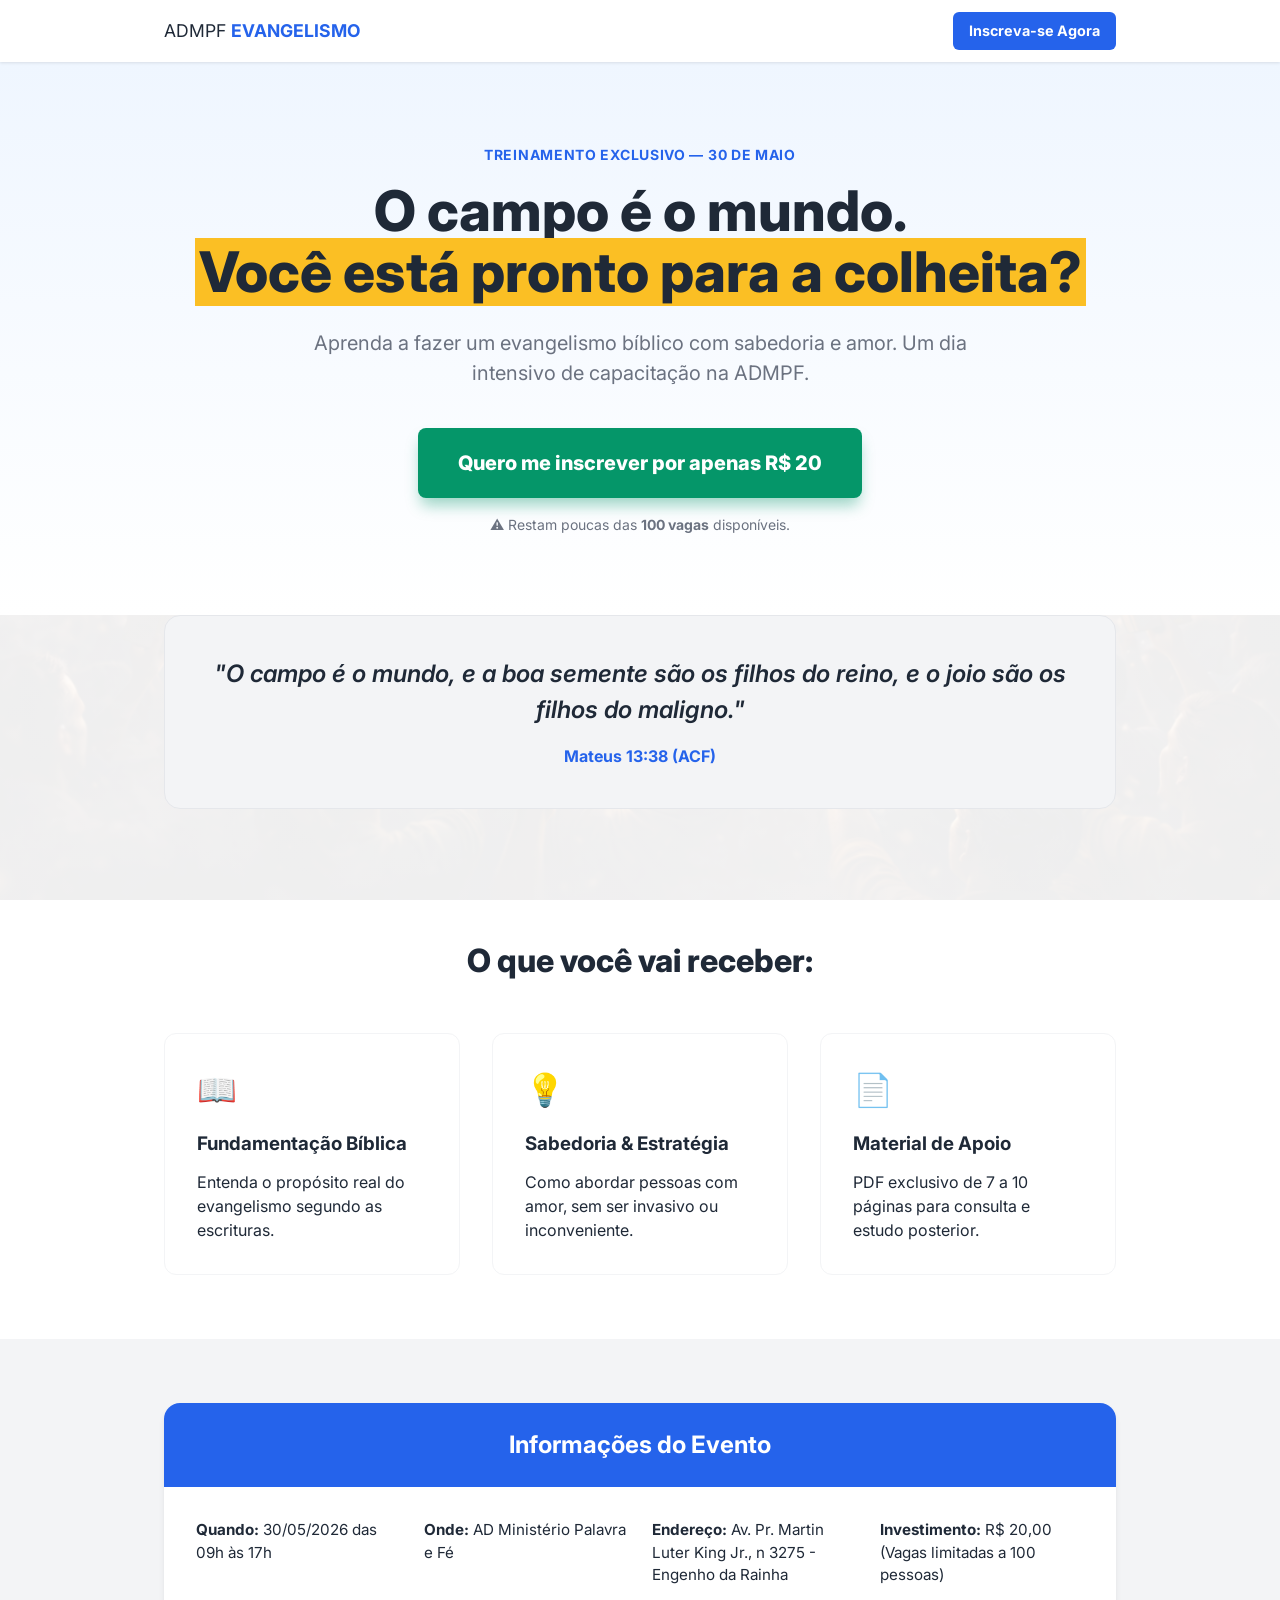
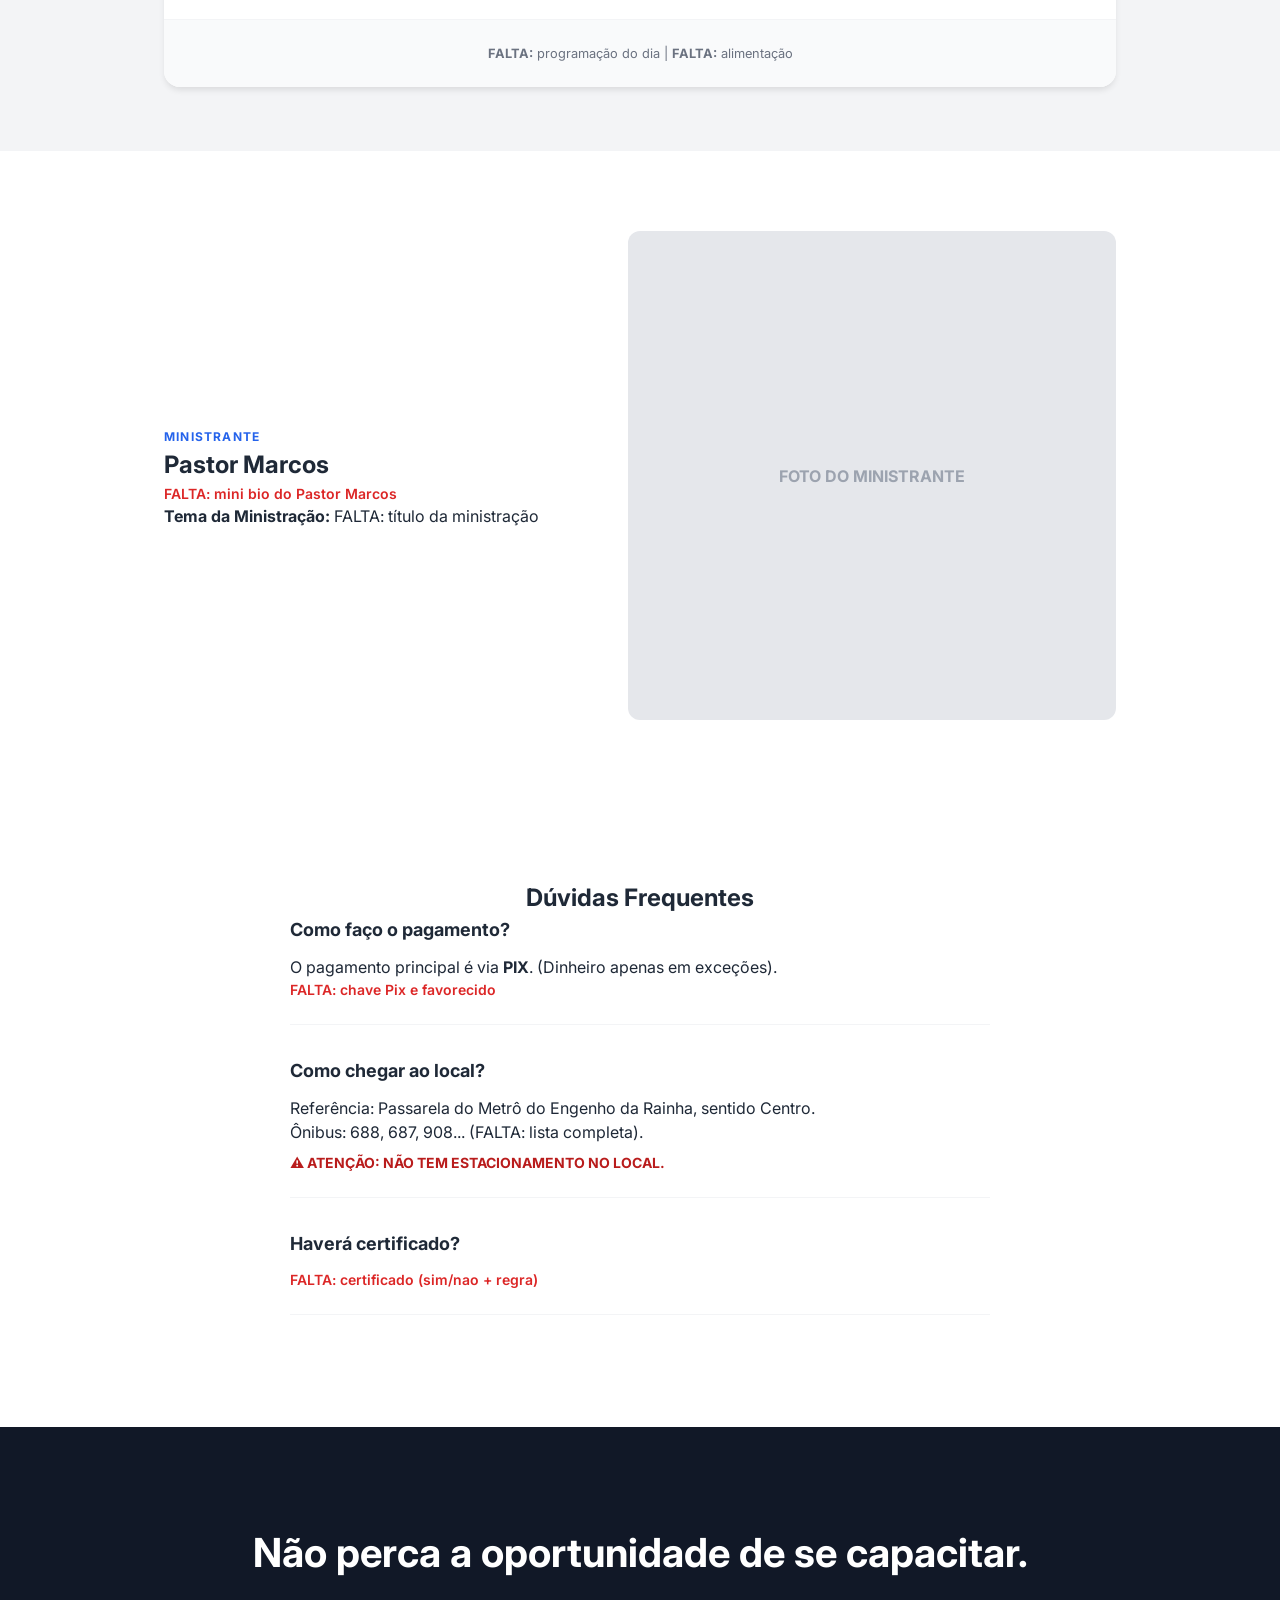
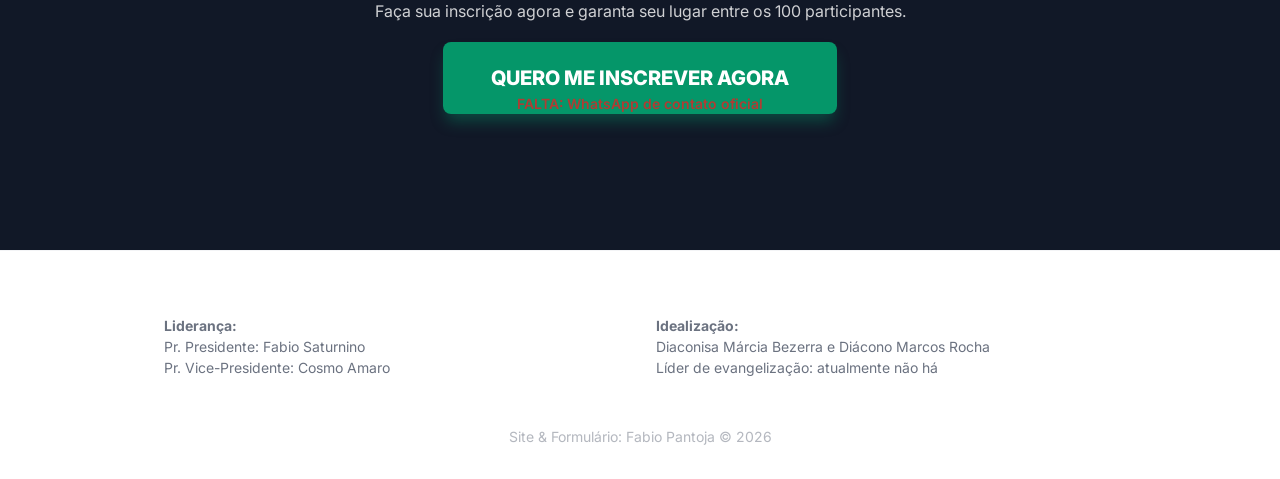
<file: results/gemini/marketing-cro/index.html>
<!DOCTYPE html>
<html lang="pt-BR">
<head>
    <meta charset="UTF-8">
    <meta name="viewport" content="width=device-width, initial-scale=1.0">
    <title>Inscrição: Conscientização Evangelística 2026</title>
    <link rel="stylesheet" href="style.css">
    <link rel="preconnect" href="https://fonts.googleapis.com">
    <link rel="preconnect" href="https://fonts.gstatic.com" crossorigin>
    <link href="https://fonts.googleapis.com/css2?family=Inter:wght@400;600;700;800&display=swap" rel="stylesheet">
</head>
<body>

    <nav class="sticky-nav">
        <div class="container nav-flex">
            <span class="brand">ADMPF <strong>EVANGELISMO</strong></span>
            <a href="https://bit.ly/admpf-evento-evangelismo-2026" class="btn-nav" target="_blank">Inscreva-se Agora</a>
        </div>
    </nav>

    <header class="hero-cro">
        <video class="hero-video-mobile" autoplay muted loop playsinline preload="metadata" aria-hidden="true">
            <source src="../../../assets/Video/Cruz1.mp4" type="video/mp4">
        </video>
        <div class="container text-center">
            <span class="kicker">TREINAMENTO EXCLUSIVO — 30 DE MAIO</span>
            <h1 class="headline">O campo é o mundo. <br><mark>Você está pronto para a colheita?</mark></h1>
            <p class="subheadline">Aprenda a fazer um evangelismo bíblico com sabedoria e amor. Um dia intensivo de capacitação na ADMPF.</p>
            
            <div class="hero-cta-box">
                <a href="https://bit.ly/admpf-evento-evangelismo-2026" class="btn-primary-cro" target="_blank">Quero me inscrever por apenas R$ 20</a>
                <p class="scarcity-text">⚠️ Restam poucas das <strong>100 vagas</strong> disponíveis.</p>
            </div>
        </div>
    </header>

    <section class="social-proof-bible">
        <div class="container">
            <div class="bible-card">
                <p class="verse-text">"O campo é o mundo, e a boa semente são os filhos do reino, e o joio são os filhos do maligno."</p>
                <span class="verse-ref">Mateus 13:38 (ACF)</span>
            </div>
        </div>
    </section>

    <section class="benefits">
        <div class="container">
            <h2 class="section-title">O que você vai receber:</h2>
            <div class="benefits-grid">
                <div class="benefit-card">
                    <div class="icon">📖</div>
                    <h3>Fundamentação Bíblica</h3>
                    <p>Entenda o propósito real do evangelismo segundo as escrituras.</p>
                </div>
                <div class="benefit-card">
                    <div class="icon">💡</div>
                    <h3>Sabedoria & Estratégia</h3>
                    <p>Como abordar pessoas com amor, sem ser invasivo ou inconveniente.</p>
                </div>
                <div class="benefit-card">
                    <div class="icon">📄</div>
                    <h3>Material de Apoio</h3>
                    <p>PDF exclusivo de 7 a 10 páginas para consulta e estudo posterior.</p>
                </div>
            </div>
        </div>
    </section>

    <section class="event-details">
        <div class="container">
            <div class="details-whitebox">
                <div class="details-header">
                    <h2>Informações do Evento</h2>
                </div>
                <div class="details-body">
                    <div class="detail-item">
                        <strong>Quando:</strong> 30/05/2026 das 09h às 17h
                    </div>
                    <div class="detail-item">
                        <strong>Onde:</strong> AD Ministério Palavra e Fé
                    </div>
                    <div class="detail-item">
                        <strong>Endereço:</strong> Av. Pr. Martin Luter King Jr., n 3275 - Engenho da Rainha
                    </div>
                    <div class="detail-item">
                        <strong>Investimento:</strong> R$ 20,00 (Vagas limitadas a 100 pessoas)
                    </div>
                </div>
                <div class="details-footer">
                    <p><strong>FALTA:</strong> programação do dia | <strong>FALTA:</strong> alimentação</p>
                </div>
            </div>
        </div>
    </section>

    <section class="ministrante-cro">
        <div class="container grid-2">
            <div class="ministrante-info">
                <span class="label">MINISTRANTE</span>
                <h2>Pastor Marcos</h2>
                <p class="missing-placeholder">FALTA: mini bio do Pastor Marcos</p>
                <p class="ministracao-titulo"><strong>Tema da Ministração:</strong> FALTA: título da ministração</p>
            </div>
            <div class="ministrante-img">
                <div class="img-placeholder">FOTO DO MINISTRANTE</div>
            </div>
        </div>
    </section>

    <section class="objections-faq">
        <div class="container">
            <h2 class="text-center">Dúvidas Frequentes</h2>
            <div class="faq-accordion">
                <div class="faq-item">
                    <h3>Como faço o pagamento?</h3>
                    <p>O pagamento principal é via <strong>PIX</strong>. (Dinheiro apenas em exceções).</p>
                    <p class="missing-text">FALTA: chave Pix e favorecido</p>
                </div>
                <div class="faq-item">
                    <h3>Como chegar ao local?</h3>
                    <p>Referência: Passarela do Metrô do Engenho da Rainha, sentido Centro. <br>
                    Ônibus: 688, 687, 908... (FALTA: lista completa).</p>
                    <p class="warning">⚠️ ATENÇÃO: NÃO TEM ESTACIONAMENTO NO LOCAL.</p>
                </div>
                <div class="faq-item">
                    <h3>Haverá certificado?</h3>
                    <p class="missing-text">FALTA: certificado (sim/nao + regra)</p>
                </div>
            </div>
        </div>
    </section>

    <section class="final-cta">
        <div class="container text-center">
            <h2>Não perca a oportunidade de se capacitar.</h2>
            <p>Faça sua inscrição agora e garanta seu lugar entre os 100 participantes.</p>
            <a href="https://bit.ly/admpf-evento-evangelismo-2026" class="btn-primary-cro lg" target="_blank">QUERO ME INSCREVER AGORA</a>
            <p class="contact-missing">FALTA: WhatsApp de contato oficial</p>
        </div>
    </section>

    <footer class="footer-cro">
        <div class="container">
            <div class="footer-grid">
                <div>
                    <p><strong>Liderança:</strong></p>
                    <p>Pr. Presidente: Fabio Saturnino</p>
                    <p>Pr. Vice-Presidente: Cosmo Amaro</p>
                </div>
                <div>
                    <p><strong>Idealização:</strong></p>
                    <p>Diaconisa Márcia Bezerra e Diácono Marcos Rocha</p>
                    <p>Líder de evangelização: atualmente não há</p>
                </div>
            </div>
            <div class="copyright">
                Site & Formulário: Fabio Pantoja &copy; 2026
            </div>
        </div>
    </footer>

    <script src="script.js"></script>
</body>
</html>
</file>
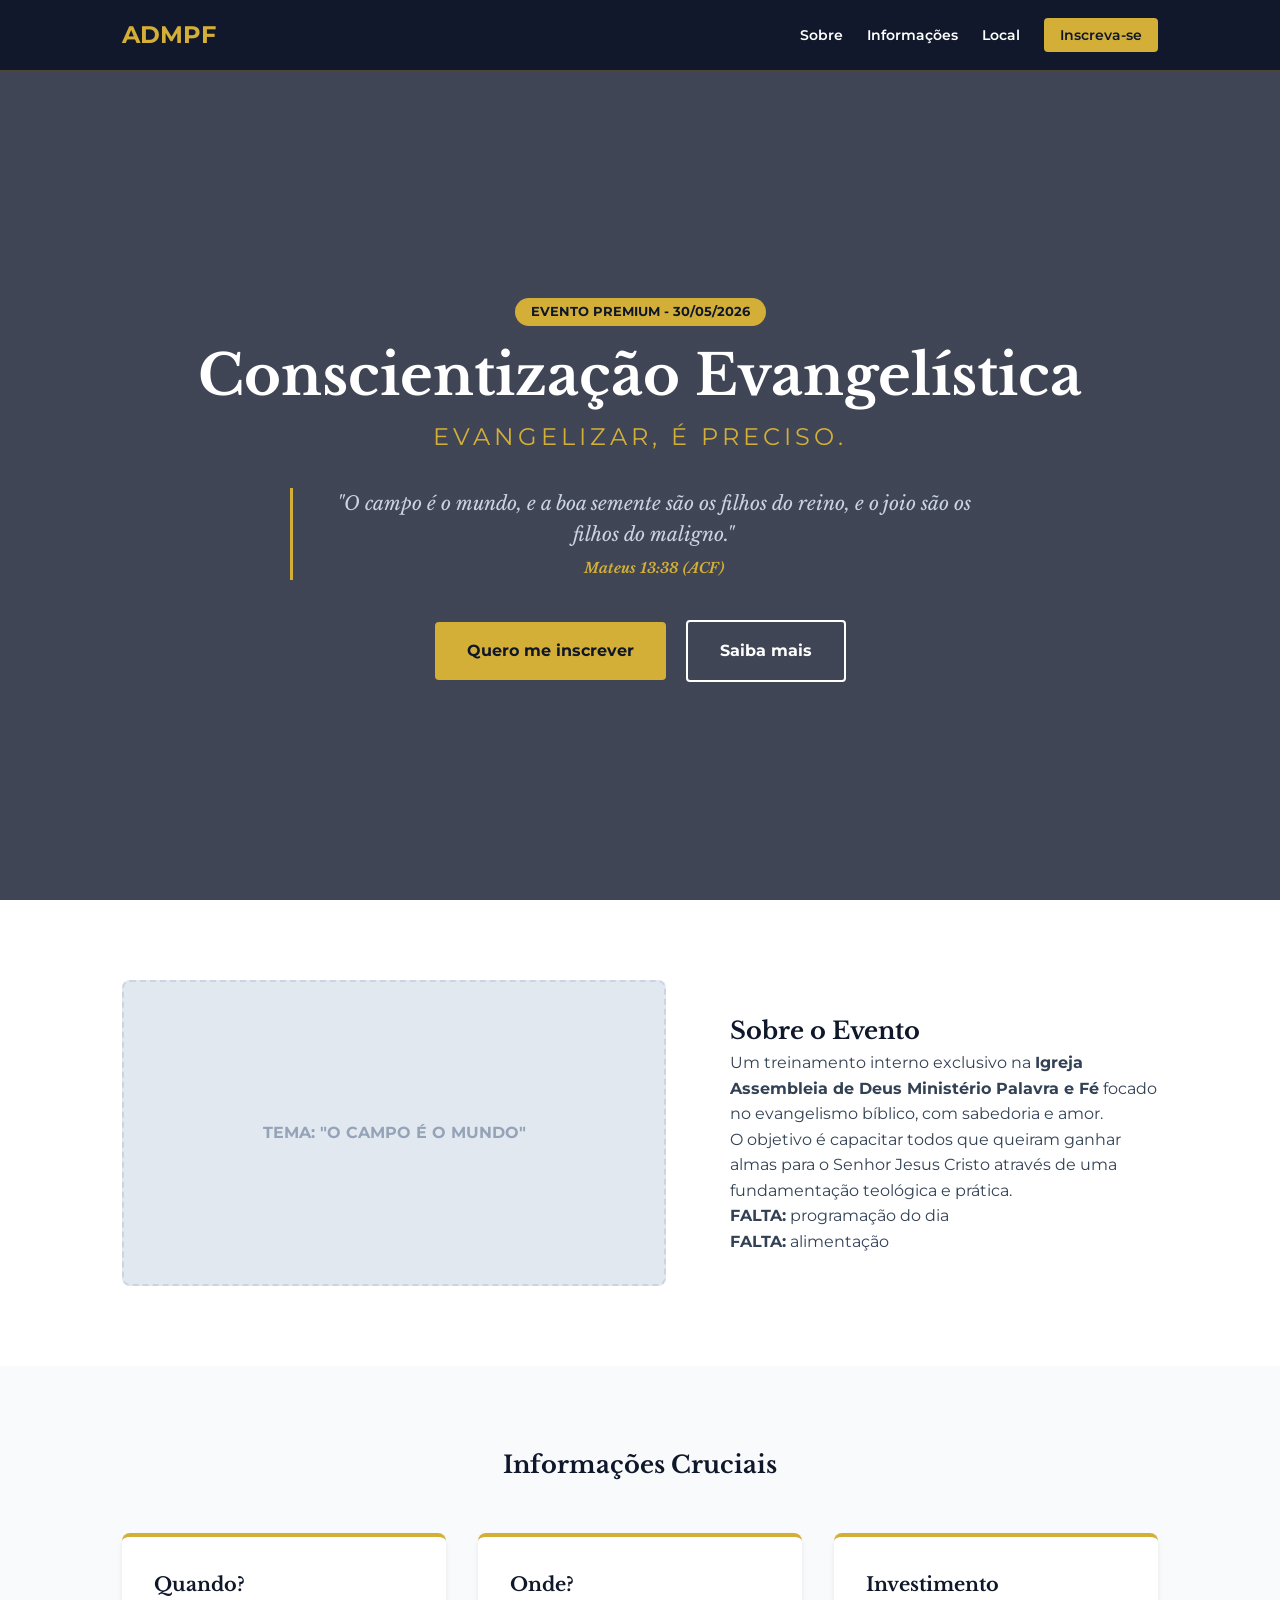
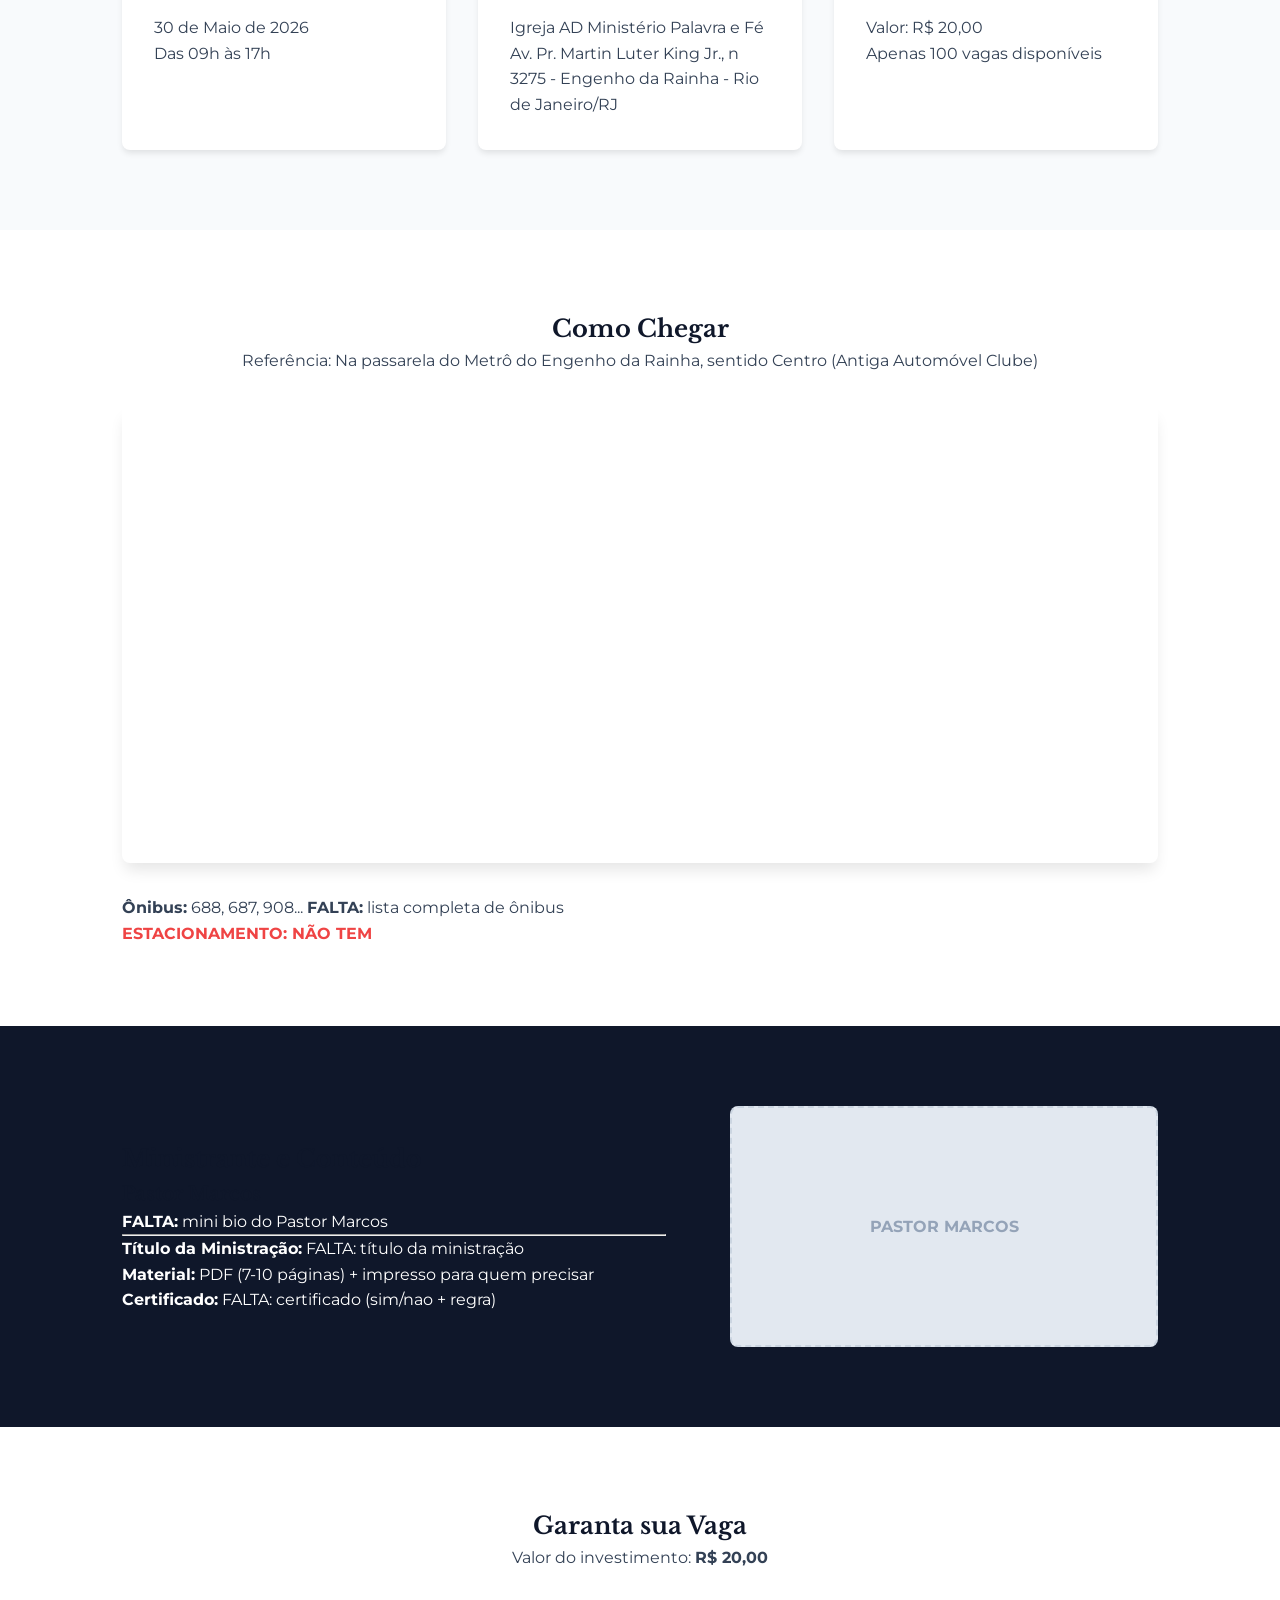
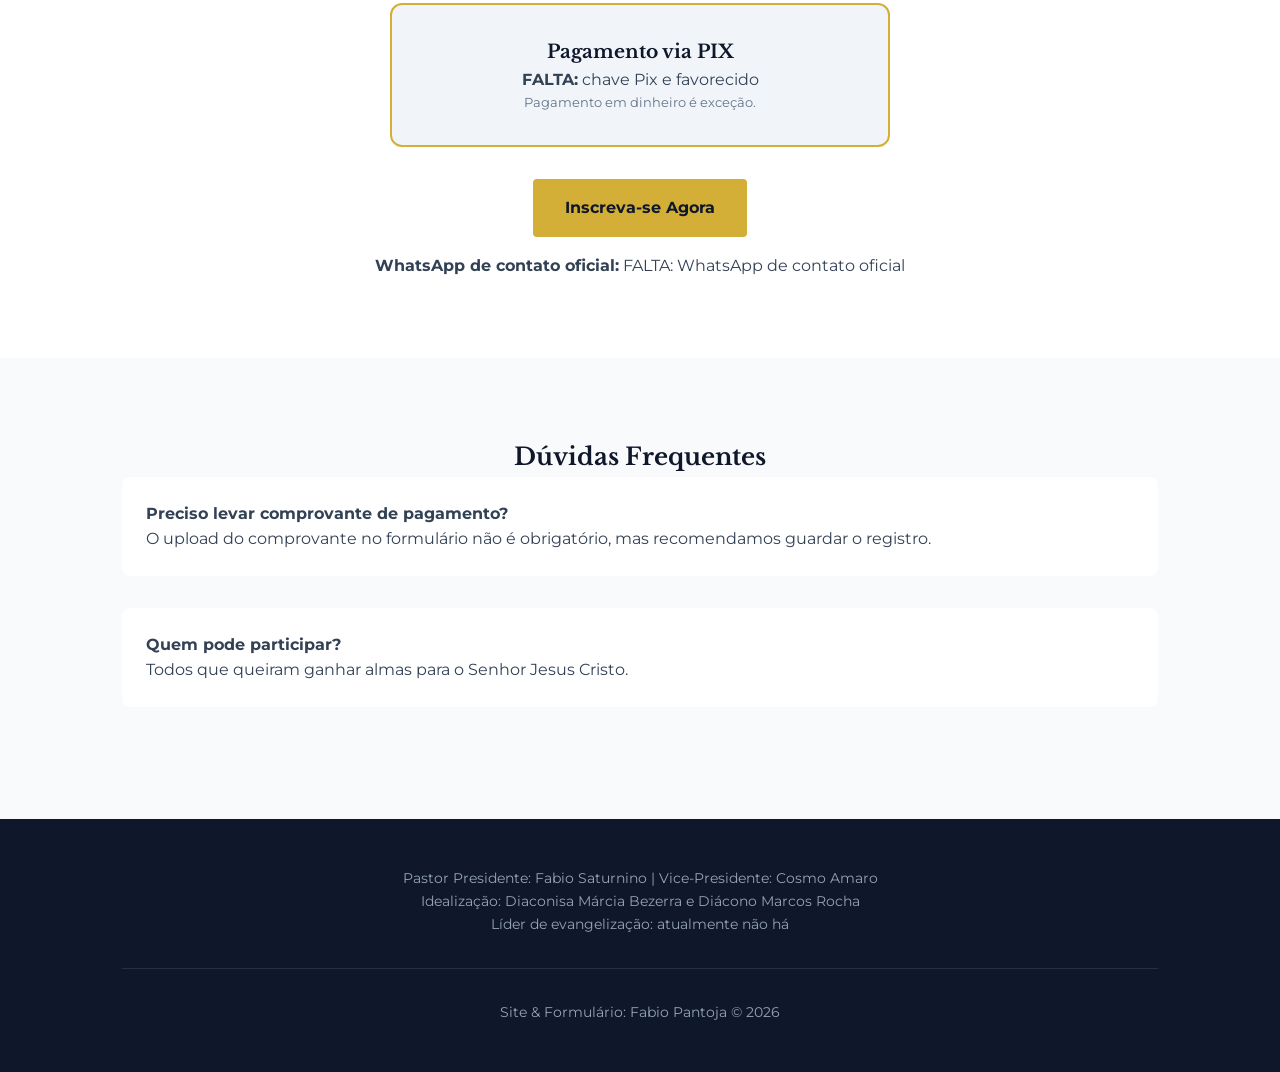
<file: results/gemini/ui-ux-pro-max/index.html>
<!DOCTYPE html>
<html lang="pt-BR">
<head>
    <meta charset="UTF-8">
    <meta name="viewport" content="width=device-width, initial-scale=1.0">
    <title>Conscientização Evangelística - Evangelizar, é preciso.</title>
    <link rel="stylesheet" href="style.css">
    <link rel="preconnect" href="https://fonts.googleapis.com">
    <link rel="preconnect" href="https://fonts.gstatic.com" crossorigin>
    <link href="https://fonts.googleapis.com/css2?family=Libre+Baskerville:wght@400;700&family=Montserrat:wght@400;600;700&display=swap" rel="stylesheet">
</head>
<body>

    <header class="navbar">
        <div class="container">
            <div class="logo">ADMPF</div>
            <nav>
                <ul class="nav-links">
                    <li><a href="#sobre">Sobre</a></li>
                    <li><a href="#info">Informações</a></li>
                    <li><a href="#como-chegar">Local</a></li>
                    <li><a href="#inscricao" class="btn-cta">Inscreva-se</a></li>
                </ul>
            </nav>
        </div>
    </header>

    <main>
        <section class="hero" id="home">
            <video class="hero-video-mobile" autoplay muted loop playsinline preload="metadata" aria-hidden="true">
                <source src="../../../assets/Video/Cruz1.mp4" type="video/mp4">
            </video>
            <div class="container">
                <div class="hero-content">
                    <span class="badge">Evento Premium - 30/05/2026</span>
                    <h1>Conscientização Evangelística</h1>
                    <p class="subtitle">EVANGELIZAR, É PRECISO.</p>
                    <blockquote class="verse">
                        "O campo é o mundo, e a boa semente são os filhos do reino, e o joio são os filhos do maligno."
                        <span>Mateus 13:38 (ACF)</span>
                    </blockquote>
                    <div class="cta-group">
                        <a href="https://bit.ly/admpf-evento-evangelismo-2026" class="btn btn-primary" target="_blank" rel="noopener">Quero me inscrever</a>
                        <a href="#sobre" class="btn btn-secondary">Saiba mais</a>
                    </div>
                </div>
            </div>
        </section>

        <section class="section" id="sobre">
            <div class="container grid">
                <div class="section-image">
                    <div class="placeholder-img">TEMA: "O CAMPO É O MUNDO"</div>
                </div>
                <div class="section-text">
                    <h2>Sobre o Evento</h2>
                    <p>Um treinamento interno exclusivo na <strong>Igreja Assembleia de Deus Ministério Palavra e Fé</strong> focado no evangelismo bíblico, com sabedoria e amor.</p>
                    <p>O objetivo é capacitar todos que queiram ganhar almas para o Senhor Jesus Cristo através de uma fundamentação teológica e prática.</p>
                    <p><strong>FALTA:</strong> programação do dia</p>
                    <p><strong>FALTA:</strong> alimentação</p>
                </div>
            </div>
        </section>

        <section class="section bg-light" id="info">
            <div class="container">
                <h2 class="text-center">Informações Cruciais</h2>
                <div class="info-grid">
                    <div class="info-card">
                        <h3>Quando?</h3>
                        <p>30 de Maio de 2026</p>
                        <p>Das 09h às 17h</p>
                    </div>
                    <div class="info-card">
                        <h3>Onde?</h3>
                        <p>Igreja AD Ministério Palavra e Fé</p>
                        <p>Av. Pr. Martin Luter King Jr., n 3275 - Engenho da Rainha - Rio de Janeiro/RJ</p>
                    </div>
                    <div class="info-card">
                        <h3>Investimento</h3>
                        <p>Valor: R$ 20,00</p>
                        <p>Apenas 100 vagas disponíveis</p>
                    </div>
                </div>
            </div>
        </section>

        <section class="section" id="como-chegar">
            <div class="container">
                <h2 class="text-center">Como Chegar</h2>
                <p class="text-center mb-2">Referência: Na passarela do Metrô do Engenho da Rainha, sentido Centro (Antiga Automóvel Clube)</p>
                <div class="map-container">
                    <!-- Placeholder para o Iframe do Google Maps -->
                    <iframe 
                        src="https://www.google.com/maps/embed?pb=!1m18!1m12!1m3!1d3676.626786638048!2d-43.29824632386187!3d-22.85303973656113!2m3!1f0!2f0!3f0!3m2!1i1024!2i768!4f13.1!3m3!1m2!1s0x997b69383637e1%3A0xc3f8373801826012!2sAv.%20Pr.%20Martin%20Luther%20King%20Jr.%2C%203275%20-%20Engenho%20da%20Rainha%2C%20Rio%20de%20Janeiro%20-%20RJ%2C%2020760-005!5e0!3m2!1spt-BR!2sbr!4v1710000000000!5m2!1spt-BR!2sbr" 
                        width="100%" height="450" style="border:0;" allowfullscreen="" loading="lazy" referrerpolicy="no-referrer-when-downgrade"></iframe>
                </div>
                <div class="transport-info mt-2">
                    <p><strong>Ônibus:</strong> 688, 687, 908... <strong>FALTA:</strong> lista completa de ônibus</p>
                    <p class="warning"><strong>Estacionamento:</strong> NÃO TEM</p>
                </div>
            </div>
        </section>

        <section class="section bg-dark text-white" id="ministrante">
            <div class="container grid">
                <div class="section-text">
                    <h2>Ministrante e Conteúdo</h2>
                    <h3>Pastor Marcos</h3>
                    <p><strong>FALTA:</strong> mini bio do Pastor Marcos</p>
                    <hr>
                    <p><strong>Título da Ministração:</strong> FALTA: título da ministração</p>
                    <p><strong>Material:</strong> PDF (7-10 páginas) + impresso para quem precisar</p>
                    <p><strong>Certificado:</strong> FALTA: certificado (sim/nao + regra)</p>
                </div>
                <div class="section-image">
                    <div class="placeholder-img">PASTOR MARCOS</div>
                </div>
            </div>
        </section>

        <section class="section" id="inscricao">
            <div class="container text-center">
                <h2>Garanta sua Vaga</h2>
                <p>Valor do investimento: <strong>R$ 20,00</strong></p>
                <div class="pix-box">
                    <h3>Pagamento via PIX</h3>
                    <p><strong>FALTA:</strong> chave Pix e favorecido</p>
                    <p class="small">Pagamento em dinheiro é exceção.</p>
                </div>
                <div class="cta-group mt-2">
                    <a href="https://bit.ly/admpf-evento-evangelismo-2026" class="btn btn-primary btn-large" target="_blank" rel="noopener">Inscreva-se Agora</a>
                </div>
                <p class="mt-1"><strong>WhatsApp de contato oficial:</strong> FALTA: WhatsApp de contato oficial</p>
            </div>
        </section>

        <section class="section bg-light" id="faq">
            <div class="container">
                <h2 class="text-center">Dúvidas Frequentes</h2>
                <div class="faq-item">
                    <h4>Preciso levar comprovante de pagamento?</h4>
                    <p>O upload do comprovante no formulário não é obrigatório, mas recomendamos guardar o registro.</p>
                </div>
                <div class="faq-item">
                    <h4>Quem pode participar?</h4>
                    <p>Todos que queiram ganhar almas para o Senhor Jesus Cristo.</p>
                </div>
            </div>
        </section>
    </main>

    <footer class="footer">
        <div class="container text-center">
            <p>Pastor Presidente: Fabio Saturnino | Vice-Presidente: Cosmo Amaro</p>
            <p>Idealização: Diaconisa Márcia Bezerra e Diácono Marcos Rocha</p>
            <p>Líder de evangelização: atualmente não há</p>
            <hr>
            <p>Site & Formulário: Fabio Pantoja &copy; 2026</p>
        </div>
    </footer>

    <script src="script.js"></script>
</body>
</html>
</file>
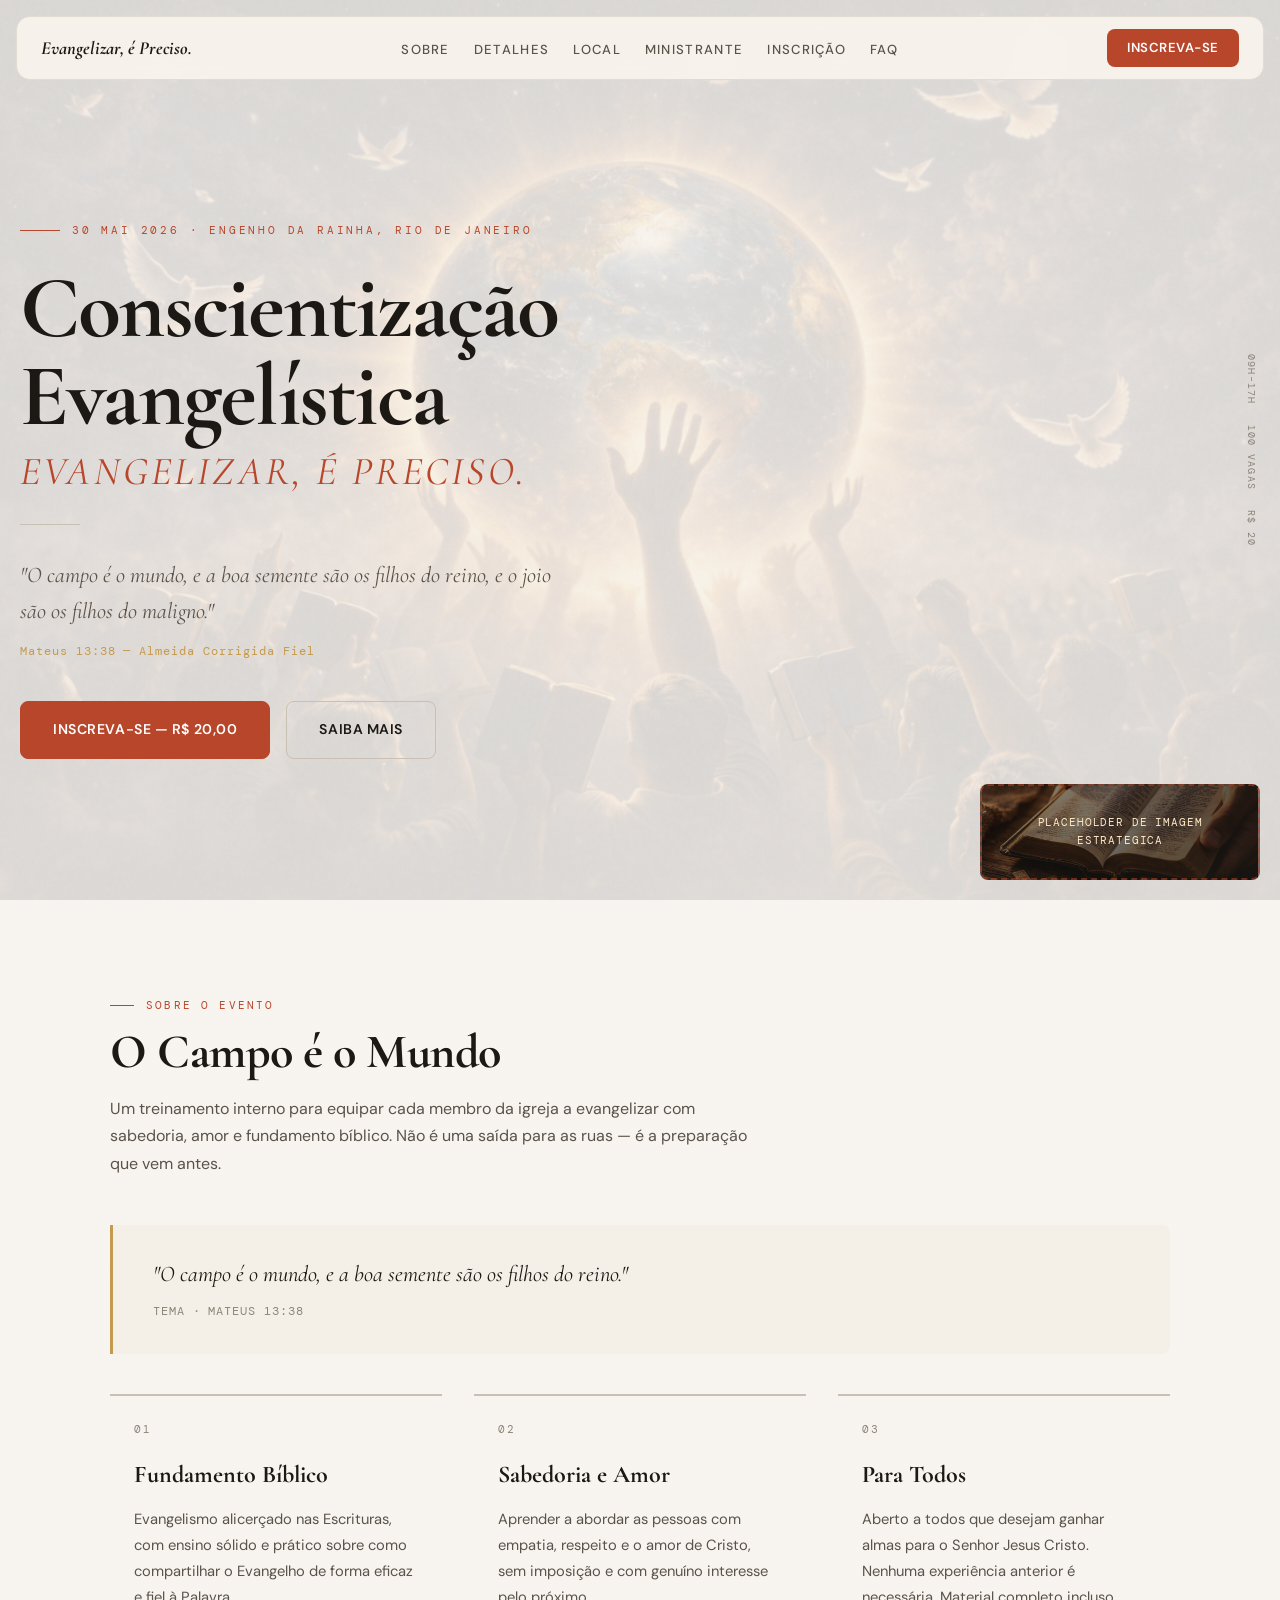
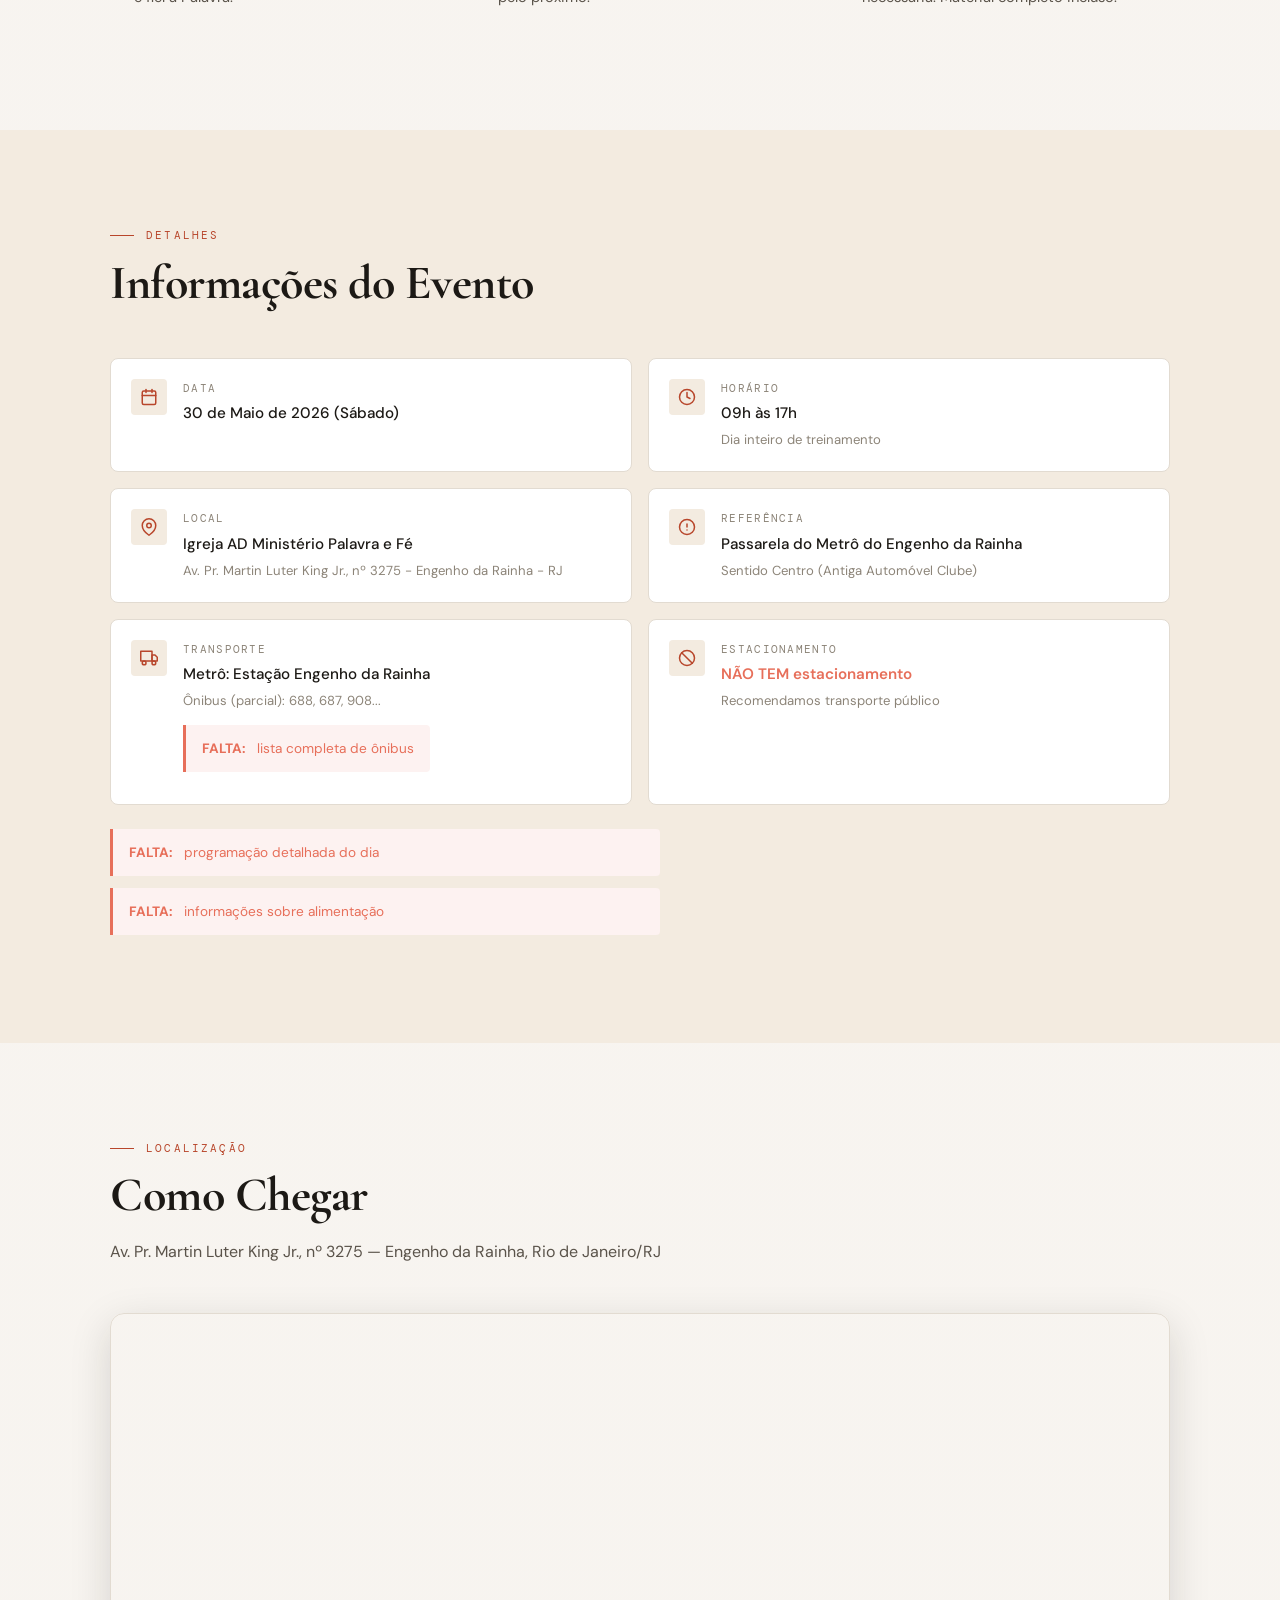
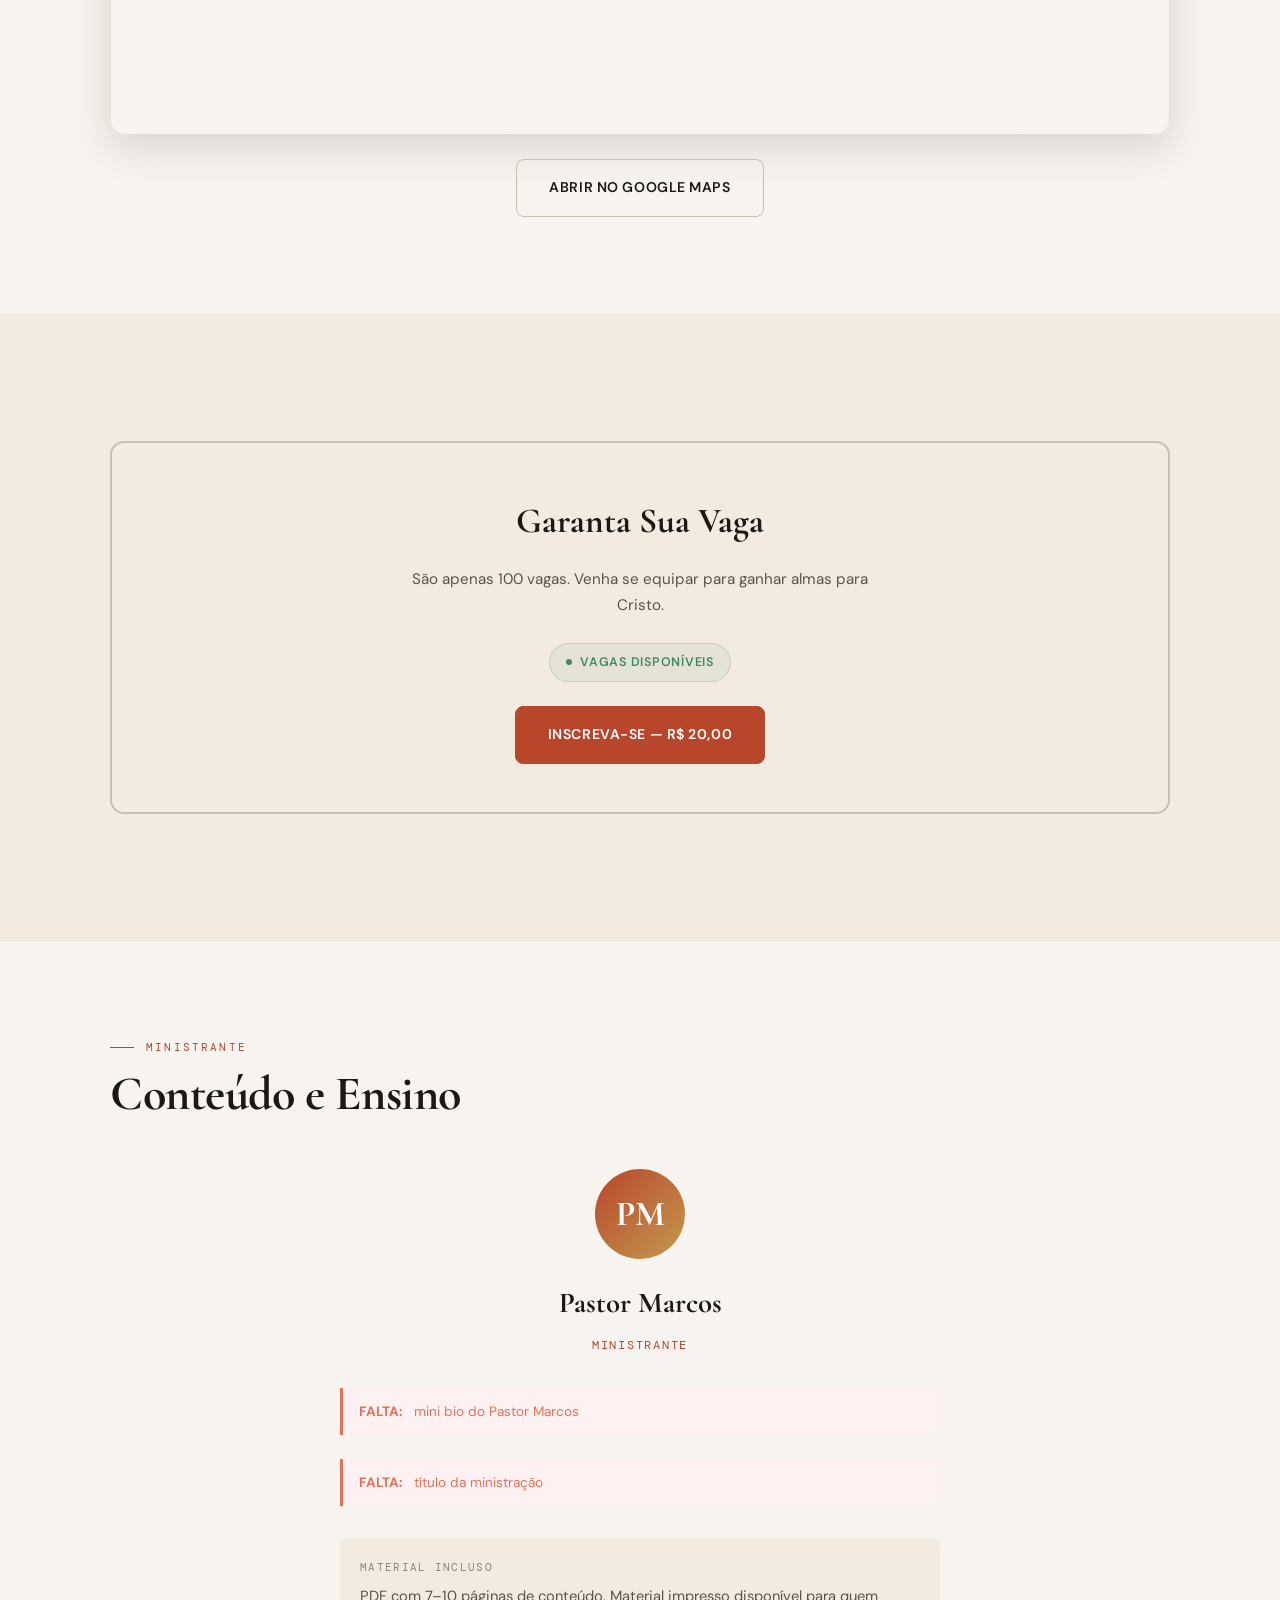
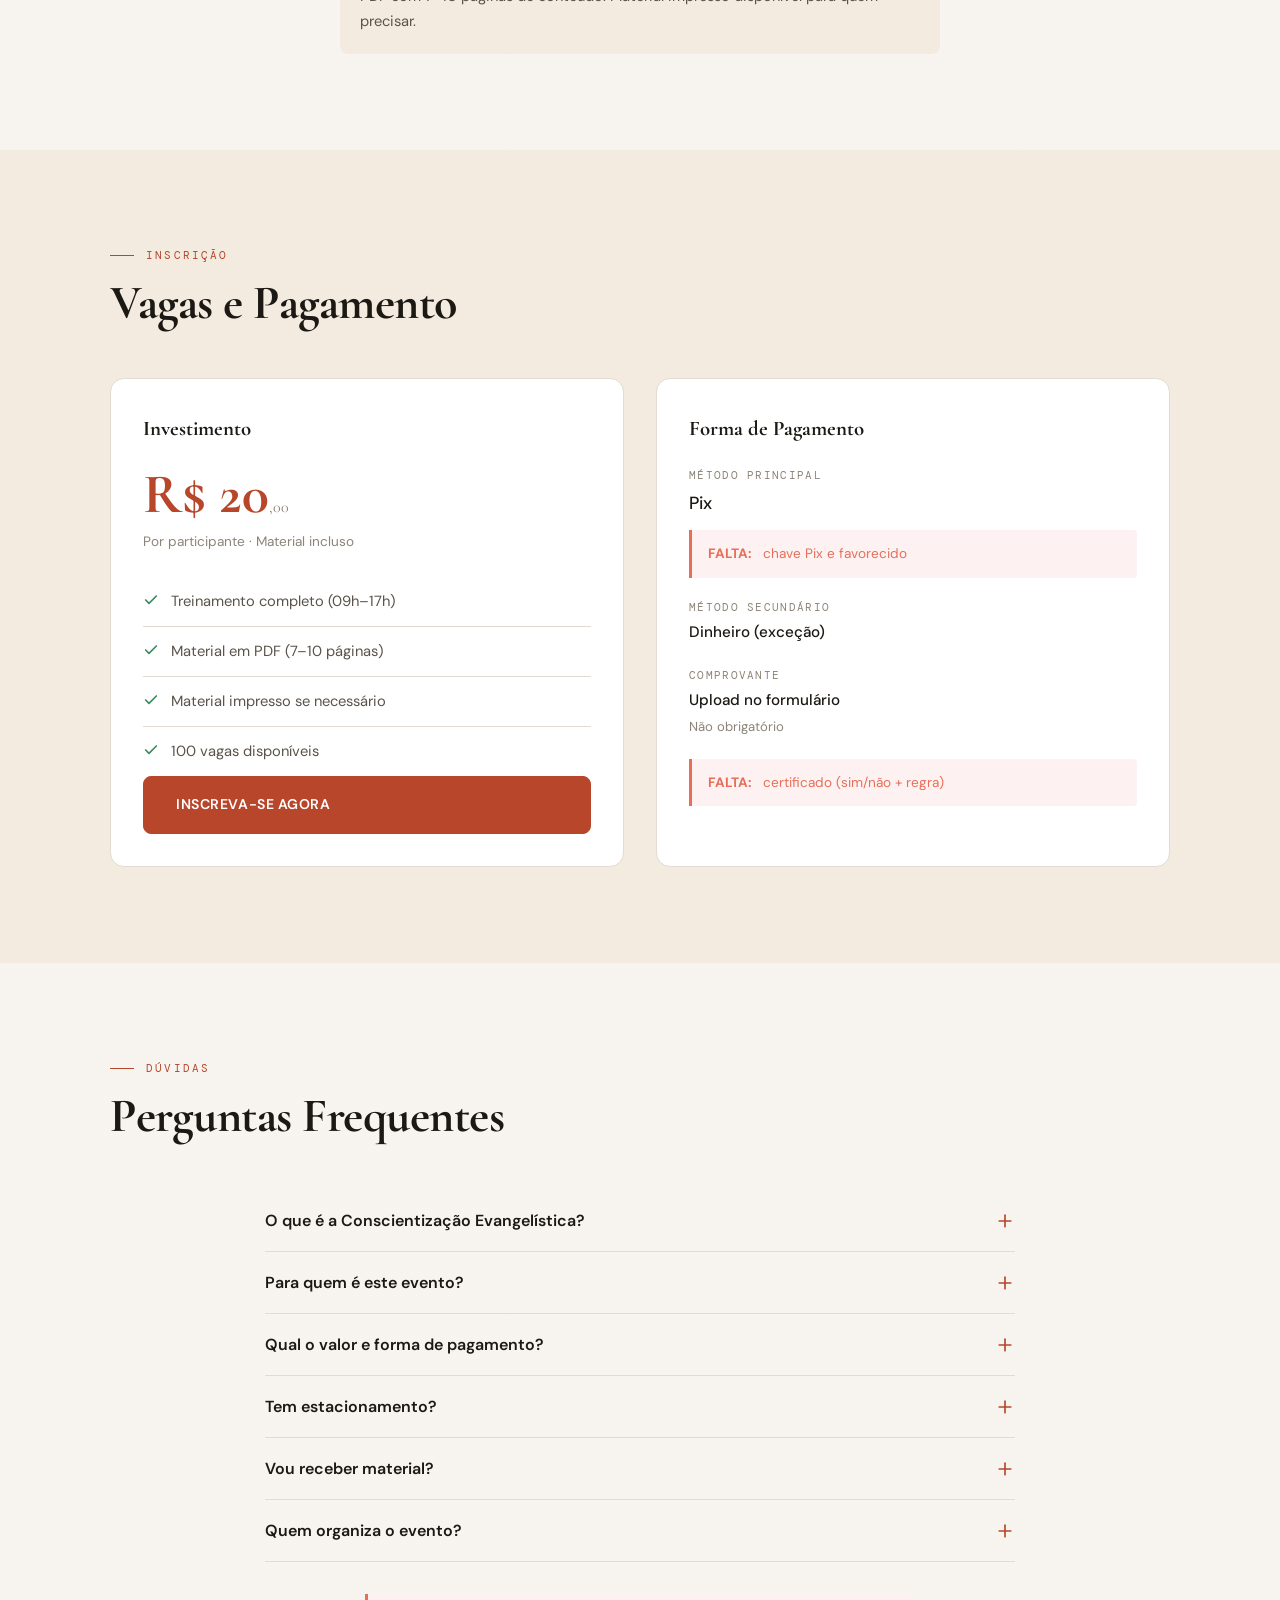
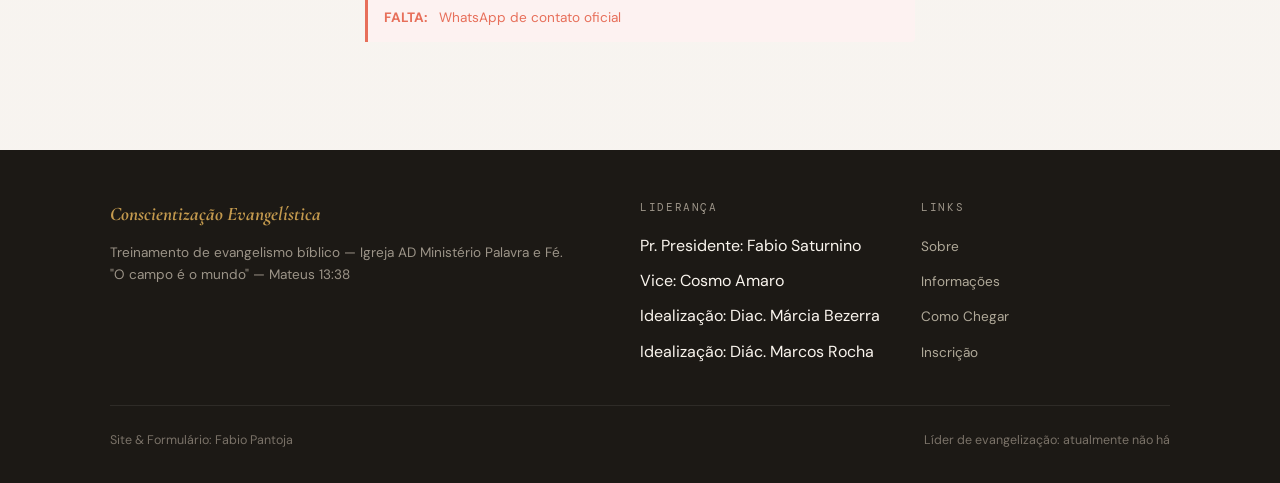
<file: results/opus/frontend-design/index.html>
<!DOCTYPE html>
<html lang="pt-BR">

<head>
    <meta charset="UTF-8">
    <meta name="viewport" content="width=device-width, initial-scale=1.0">
    <meta name="description"
        content="Conscientização Evangelística — Treinamento de evangelismo bíblico. O Campo é o Mundo (Mateus 13:38). 30 de Maio de 2026.">
    <title>Conscientização Evangelística · Evangelizar, é Preciso.</title>
    <link rel="stylesheet" href="style.css">
</head>

<body>
    <a href="#main" class="skip-nav">Pular para o conteúdo principal</a>
    <div class="paper-grain" aria-hidden="true"></div>

    <!-- ===== NAVBAR ===== -->
    <nav class="navbar" role="navigation" aria-label="Navegação principal">
        <a href="#" class="navbar__brand">Evangelizar, é Preciso.</a>

        <ul class="navbar__links" role="list">
            <li><a href="#sobre">Sobre</a></li>
            <li><a href="#info">Detalhes</a></li>
            <li><a href="#local">Local</a></li>
            <li><a href="#ministrante">Ministrante</a></li>
            <li><a href="#inscricao">Inscrição</a></li>
            <li><a href="#faq">FAQ</a></li>
        </ul>

        <a href="https://bit.ly/admpf-evento-evangelismo-2026" class="navbar__cta" target="_blank"
            rel="noopener noreferrer">Inscreva-se</a>

        <button class="navbar__toggle" aria-label="Abrir menu" aria-expanded="false" id="mobile-toggle">
            <span></span><span></span><span></span>
        </button>

        <ul class="navbar__mobile" id="mobile-menu" role="list">
            <li><a href="#sobre">Sobre</a></li>
            <li><a href="#info">Detalhes</a></li>
            <li><a href="#local">Local</a></li>
            <li><a href="#ministrante">Ministrante</a></li>
            <li><a href="#inscricao">Inscrição</a></li>
            <li><a href="#faq">FAQ</a></li>
            <li><a href="https://bit.ly/admpf-evento-evangelismo-2026" class="btn btn--primary" target="_blank"
                    rel="noopener noreferrer">Inscreva-se</a></li>
        </ul>
    </nav>

    <!-- ===== MAIN ===== -->
    <main id="main">

        <!-- ===== HERO ===== -->
        <section class="hero" aria-labelledby="hero-title">
            <video class="hero__video-mobile" autoplay muted loop playsinline preload="metadata" aria-hidden="true">
                <source src="../../../assets/Video/Cruz2.mp4" type="video/mp4">
            </video>
            <div class="hero__content">
                <p class="hero__eyebrow reveal">30 Mai 2026 · Engenho da Rainha, Rio de Janeiro</p>

                <h1 id="hero-title" class="hero__title reveal">
                    Conscientização<br>Evangelística
                    <em>Evangelizar, é Preciso.</em>
                </h1>

                <div class="hero__rule reveal" aria-hidden="true"></div>

                <blockquote class="hero__verse reveal">
                    "O campo é o mundo, e a boa semente são os filhos do reino, e o joio são os filhos do maligno."
                </blockquote>
                <p class="hero__ref reveal">Mateus 13:38 — Almeida Corrigida Fiel</p>

                <div class="hero__actions reveal">
                    <a href="https://bit.ly/admpf-evento-evangelismo-2026" class="btn btn--primary" target="_blank"
                        rel="noopener noreferrer">
                        Inscreva-se — R$ 20,00
                    </a>
                    <a href="#sobre" class="btn btn--ghost">Saiba mais</a>
                </div>
            </div>

            <aside class="hero__sidebar" aria-hidden="true">
                <span class="hero__sidebar-item">09h–17h</span>
                <span class="hero__sidebar-item">100 vagas</span>
                <span class="hero__sidebar-item">R$ 20</span>
            </aside>
        </section>

        <!-- ===== SOBRE ===== -->
        <section class="section" id="sobre" aria-labelledby="sobre-title">
            <div class="container">
                <div class="section__header reveal">
                    <span class="section__label">Sobre o Evento</span>
                    <h2 class="section__title" id="sobre-title">O Campo é o Mundo</h2>
                    <p class="section__subtitle">
                        Um treinamento interno para equipar cada membro da igreja a evangelizar com sabedoria, amor e
                        fundamento bíblico. Não é uma saída para as ruas — é a preparação que vem antes.
                    </p>
                </div>

                <div class="pull-quote reveal">
                    <p class="pull-quote__text">
                        "O campo é o mundo, e a boa semente são os filhos do reino."
                    </p>
                    <p class="pull-quote__attribution">Tema · Mateus 13:38</p>
                </div>

                <div class="magazine-grid">
                    <article class="magazine-card reveal">
                        <p class="magazine-card__number">01</p>
                        <h3 class="magazine-card__title">Fundamento Bíblico</h3>
                        <p class="magazine-card__text">Evangelismo alicerçado nas Escrituras, com ensino sólido e
                            prático sobre como compartilhar o Evangelho de forma eficaz e fiel à Palavra.</p>
                    </article>
                    <article class="magazine-card reveal">
                        <p class="magazine-card__number">02</p>
                        <h3 class="magazine-card__title">Sabedoria e Amor</h3>
                        <p class="magazine-card__text">Aprender a abordar as pessoas com empatia, respeito e o amor de
                            Cristo, sem imposição e com genuíno interesse pelo próximo.</p>
                    </article>
                    <article class="magazine-card reveal">
                        <p class="magazine-card__number">03</p>
                        <h3 class="magazine-card__title">Para Todos</h3>
                        <p class="magazine-card__text">Aberto a todos que desejam ganhar almas para o Senhor Jesus
                            Cristo. Nenhuma experiência anterior é necessária. Material completo incluso.</p>
                    </article>
                </div>
            </div>
        </section>

        <!-- ===== INFORMAÇÕES ===== -->
        <section class="section section--warm" id="info" aria-labelledby="info-title">
            <div class="container">
                <div class="section__header reveal">
                    <span class="section__label">Detalhes</span>
                    <h2 class="section__title" id="info-title">Informações do Evento</h2>
                </div>

                <div class="info-list">
                    <div class="info-row reveal">
                        <div class="info-row__icon">
                            <svg xmlns="http://www.w3.org/2000/svg" width="18" height="18" viewBox="0 0 24 24"
                                fill="none" stroke="currentColor" stroke-width="2" stroke-linecap="round"
                                stroke-linejoin="round">
                                <rect x="3" y="4" width="18" height="18" rx="2" ry="2" />
                                <line x1="16" y1="2" x2="16" y2="6" />
                                <line x1="8" y1="2" x2="8" y2="6" />
                                <line x1="3" y1="10" x2="21" y2="10" />
                            </svg>
                        </div>
                        <div>
                            <p class="info-row__label">Data</p>
                            <p class="info-row__value">30 de Maio de 2026 (Sábado)</p>
                        </div>
                    </div>

                    <div class="info-row reveal">
                        <div class="info-row__icon">
                            <svg xmlns="http://www.w3.org/2000/svg" width="18" height="18" viewBox="0 0 24 24"
                                fill="none" stroke="currentColor" stroke-width="2" stroke-linecap="round"
                                stroke-linejoin="round">
                                <circle cx="12" cy="12" r="10" />
                                <polyline points="12 6 12 12 16 14" />
                            </svg>
                        </div>
                        <div>
                            <p class="info-row__label">Horário</p>
                            <p class="info-row__value">09h às 17h</p>
                            <p class="info-row__note">Dia inteiro de treinamento</p>
                        </div>
                    </div>

                    <div class="info-row reveal">
                        <div class="info-row__icon">
                            <svg xmlns="http://www.w3.org/2000/svg" width="18" height="18" viewBox="0 0 24 24"
                                fill="none" stroke="currentColor" stroke-width="2" stroke-linecap="round"
                                stroke-linejoin="round">
                                <path d="M21 10c0 7-9 13-9 13s-9-6-9-13a9 9 0 0 1 18 0z" />
                                <circle cx="12" cy="10" r="3" />
                            </svg>
                        </div>
                        <div>
                            <p class="info-row__label">Local</p>
                            <p class="info-row__value">Igreja AD Ministério Palavra e Fé</p>
                            <p class="info-row__note">Av. Pr. Martin Luter King Jr., nº 3275 - Engenho da Rainha - RJ
                            </p>
                        </div>
                    </div>

                    <div class="info-row reveal">
                        <div class="info-row__icon">
                            <svg xmlns="http://www.w3.org/2000/svg" width="18" height="18" viewBox="0 0 24 24"
                                fill="none" stroke="currentColor" stroke-width="2" stroke-linecap="round"
                                stroke-linejoin="round">
                                <circle cx="12" cy="12" r="10" />
                                <line x1="12" y1="8" x2="12" y2="12" />
                                <line x1="12" y1="16" x2="12.01" y2="16" />
                            </svg>
                        </div>
                        <div>
                            <p class="info-row__label">Referência</p>
                            <p class="info-row__value">Passarela do Metrô do Engenho da Rainha</p>
                            <p class="info-row__note">Sentido Centro (Antiga Automóvel Clube)</p>
                        </div>
                    </div>

                    <div class="info-row reveal">
                        <div class="info-row__icon">
                            <svg xmlns="http://www.w3.org/2000/svg" width="18" height="18" viewBox="0 0 24 24"
                                fill="none" stroke="currentColor" stroke-width="2" stroke-linecap="round"
                                stroke-linejoin="round">
                                <rect x="1" y="3" width="15" height="13" />
                                <polygon points="16 8 20 8 23 11 23 16 16 16 16 8" />
                                <circle cx="5.5" cy="18.5" r="2.5" />
                                <circle cx="18.5" cy="18.5" r="2.5" />
                            </svg>
                        </div>
                        <div>
                            <p class="info-row__label">Transporte</p>
                            <p class="info-row__value">Metrô: Estação Engenho da Rainha</p>
                            <p class="info-row__note">Ônibus (parcial): 688, 687, 908...</p>
                            <div class="falta"><strong>FALTA:</strong> lista completa de ônibus</div>
                        </div>
                    </div>

                    <div class="info-row reveal">
                        <div class="info-row__icon">
                            <svg xmlns="http://www.w3.org/2000/svg" width="18" height="18" viewBox="0 0 24 24"
                                fill="none" stroke="currentColor" stroke-width="2" stroke-linecap="round"
                                stroke-linejoin="round">
                                <circle cx="12" cy="12" r="10" />
                                <path d="m4.93 4.93 14.14 14.14" />
                            </svg>
                        </div>
                        <div>
                            <p class="info-row__label">Estacionamento</p>
                            <p class="info-row__value" style="color: var(--falta-border); font-weight: 600;">NÃO TEM
                                estacionamento</p>
                            <p class="info-row__note">Recomendamos transporte público</p>
                        </div>
                    </div>
                </div>

                <div class="falta reveal" style="margin-top: var(--space-6); max-width: 550px;">
                    <strong>FALTA:</strong> programação detalhada do dia
                </div>
                <div class="falta reveal" style="max-width: 550px;">
                    <strong>FALTA:</strong> informações sobre alimentação
                </div>
            </div>
        </section>

        <!-- ===== COMO CHEGAR ===== -->
        <section class="section" id="local" aria-labelledby="local-title">
            <div class="container">
                <div class="section__header reveal">
                    <span class="section__label">Localização</span>
                    <h2 class="section__title" id="local-title">Como Chegar</h2>
                    <p class="section__subtitle">
                        Av. Pr. Martin Luter King Jr., nº 3275 — Engenho da Rainha, Rio de Janeiro/RJ
                    </p>
                </div>

                <div class="map-frame reveal">
                    <iframe
                        src="https://www.google.com/maps/embed?pb=!1m18!1m12!1m3!1d3675.2!2d-43.2583!3d-22.8867!2m3!1f0!2f0!3f0!3m2!1i1024!2i768!4f13.1!3m3!1m2!1s0x0%3A0x0!2zMjLCsDUzJzEyLjEiUyA0M8KwMTUnMjkuOSJX!5e0!3m2!1spt-BR!2sbr!4v1"
                        allowfullscreen="" loading="lazy" referrerpolicy="no-referrer-when-downgrade"
                        title="Mapa — Igreja AD Ministério Palavra e Fé">
                    </iframe>
                </div>

                <div style="text-align: center; margin-top: var(--space-6);">
                    <a href="https://maps.app.goo.gl/yxSENqNJfN11vMG59" class="btn btn--ghost" target="_blank"
                        rel="noopener noreferrer">
                        Abrir no Google Maps
                    </a>
                </div>
            </div>
        </section>

        <!-- ===== CTA MID-PAGE ===== -->
        <section class="section section--warm" aria-label="Chamada para inscrição">
            <div class="container">
                <div class="cta-panel reveal">
                    <h2 class="cta-panel__title">Garanta Sua Vaga</h2>
                    <p class="cta-panel__text">São apenas 100 vagas. Venha se equipar para ganhar almas para Cristo.</p>
                    <div class="vacancy-pill" style="margin-bottom: var(--space-6);">
                        <span class="vacancy-pill__dot" aria-hidden="true"></span>
                        Vagas disponíveis
                    </div>
                    <br>
                    <a href="https://bit.ly/admpf-evento-evangelismo-2026" class="btn btn--primary" target="_blank"
                        rel="noopener noreferrer">
                        Inscreva-se — R$ 20,00
                    </a>
                </div>
            </div>
        </section>

        <!-- ===== MINISTRANTE ===== -->
        <section class="section" id="ministrante" aria-labelledby="ministrante-title">
            <div class="container">
                <div class="section__header reveal">
                    <span class="section__label">Ministrante</span>
                    <h2 class="section__title" id="ministrante-title">Conteúdo e Ensino</h2>
                </div>

                <div class="speaker reveal">
                    <div class="speaker__avatar" aria-hidden="true">PM</div>
                    <h3 class="speaker__name">Pastor Marcos</h3>
                    <p class="speaker__role">Ministrante</p>

                    <div class="falta" style="width: 100%; text-align: left;"><strong>FALTA:</strong> mini bio do Pastor
                        Marcos</div>
                    <div class="falta" style="width: 100%; text-align: left;"><strong>FALTA:</strong> título da
                        ministração</div>

                    <div class="speaker__material">
                        <p class="speaker__material-label">Material Incluso</p>
                        <p class="speaker__material-text">PDF com 7–10 páginas de conteúdo. Material impresso disponível
                            para quem precisar.</p>
                    </div>
                </div>
            </div>
        </section>

        <!-- ===== INSCRIÇÃO ===== -->
        <section class="section section--warm" id="inscricao" aria-labelledby="inscricao-title">
            <div class="container">
                <div class="section__header reveal">
                    <span class="section__label">Inscrição</span>
                    <h2 class="section__title" id="inscricao-title">Vagas e Pagamento</h2>
                </div>

                <div class="reg-split">
                    <div class="reg-card reveal">
                        <h3 class="reg-card__title">Investimento</h3>
                        <p class="reg-card__price">R$ 20<small>,00</small></p>
                        <p class="reg-card__note">Por participante · Material incluso</p>
                        <ul class="reg-card__list">
                            <li>
                                <svg xmlns="http://www.w3.org/2000/svg" width="16" height="16" viewBox="0 0 24 24"
                                    fill="none" stroke="currentColor" stroke-width="2.5" stroke-linecap="round"
                                    stroke-linejoin="round">
                                    <polyline points="20 6 9 17 4 12" />
                                </svg>
                                Treinamento completo (09h–17h)
                            </li>
                            <li>
                                <svg xmlns="http://www.w3.org/2000/svg" width="16" height="16" viewBox="0 0 24 24"
                                    fill="none" stroke="currentColor" stroke-width="2.5" stroke-linecap="round"
                                    stroke-linejoin="round">
                                    <polyline points="20 6 9 17 4 12" />
                                </svg>
                                Material em PDF (7–10 páginas)
                            </li>
                            <li>
                                <svg xmlns="http://www.w3.org/2000/svg" width="16" height="16" viewBox="0 0 24 24"
                                    fill="none" stroke="currentColor" stroke-width="2.5" stroke-linecap="round"
                                    stroke-linejoin="round">
                                    <polyline points="20 6 9 17 4 12" />
                                </svg>
                                Material impresso se necessário
                            </li>
                            <li>
                                <svg xmlns="http://www.w3.org/2000/svg" width="16" height="16" viewBox="0 0 24 24"
                                    fill="none" stroke="currentColor" stroke-width="2.5" stroke-linecap="round"
                                    stroke-linejoin="round">
                                    <polyline points="20 6 9 17 4 12" />
                                </svg>
                                100 vagas disponíveis
                            </li>
                        </ul>
                        <a href="https://bit.ly/admpf-evento-evangelismo-2026" class="btn btn--primary"
                            style="width: 100%;" target="_blank" rel="noopener noreferrer">Inscreva-se Agora</a>
                    </div>

                    <div class="reg-card reveal">
                        <h3 class="reg-card__title">Forma de Pagamento</h3>
                        <div style="margin-bottom: var(--space-5);">
                            <p class="info-row__label">Método principal</p>
                            <p class="info-row__value" style="font-size: 1.1rem;">Pix</p>
                            <div class="falta"><strong>FALTA:</strong> chave Pix e favorecido</div>
                        </div>
                        <div style="margin-bottom: var(--space-5);">
                            <p class="info-row__label">Método secundário</p>
                            <p class="info-row__value">Dinheiro (exceção)</p>
                        </div>
                        <div>
                            <p class="info-row__label">Comprovante</p>
                            <p class="info-row__value">Upload no formulário</p>
                            <p class="info-row__note">Não obrigatório</p>
                        </div>
                        <div class="falta" style="margin-top: var(--space-5);"><strong>FALTA:</strong> certificado
                            (sim/não + regra)</div>
                    </div>
                </div>
            </div>
        </section>

        <!-- ===== FAQ ===== -->
        <section class="section" id="faq" aria-labelledby="faq-title">
            <div class="container">
                <div class="section__header reveal">
                    <span class="section__label">Dúvidas</span>
                    <h2 class="section__title" id="faq-title">Perguntas Frequentes</h2>
                </div>

                <div class="faq">
                    <div class="faq-item reveal">
                        <button class="faq-q" aria-expanded="false">
                            O que é a Conscientização Evangelística?
                            <svg class="faq-icon" xmlns="http://www.w3.org/2000/svg" width="20" height="20"
                                viewBox="0 0 24 24" fill="none" stroke="currentColor" stroke-width="2"
                                stroke-linecap="round" stroke-linejoin="round">
                                <line x1="12" y1="5" x2="12" y2="19" />
                                <line x1="5" y1="12" x2="19" y2="12" />
                            </svg>
                        </button>
                        <div class="faq-a" role="region">
                            É um treinamento interno da igreja para preparar membros a evangelizar de forma bíblica, com
                            sabedoria e amor. Não é uma saída para as ruas — é o preparo que antecede essa missão.
                        </div>
                    </div>

                    <div class="faq-item reveal">
                        <button class="faq-q" aria-expanded="false">
                            Para quem é este evento?
                            <svg class="faq-icon" xmlns="http://www.w3.org/2000/svg" width="20" height="20"
                                viewBox="0 0 24 24" fill="none" stroke="currentColor" stroke-width="2"
                                stroke-linecap="round" stroke-linejoin="round">
                                <line x1="12" y1="5" x2="12" y2="19" />
                                <line x1="5" y1="12" x2="19" y2="12" />
                            </svg>
                        </button>
                        <div class="faq-a" role="region">
                            Para todos que desejam ganhar almas para o Senhor Jesus Cristo. Não é necessário ter
                            experiência anterior em evangelismo.
                        </div>
                    </div>

                    <div class="faq-item reveal">
                        <button class="faq-q" aria-expanded="false">
                            Qual o valor e forma de pagamento?
                            <svg class="faq-icon" xmlns="http://www.w3.org/2000/svg" width="20" height="20"
                                viewBox="0 0 24 24" fill="none" stroke="currentColor" stroke-width="2"
                                stroke-linecap="round" stroke-linejoin="round">
                                <line x1="12" y1="5" x2="12" y2="19" />
                                <line x1="5" y1="12" x2="19" y2="12" />
                            </svg>
                        </button>
                        <div class="faq-a" role="region">
                            R$ 20,00 por participante. Pagamento principal via Pix, dinheiro como exceção. Comprovante
                            pode ser enviado no formulário (não obrigatório).
                        </div>
                    </div>

                    <div class="faq-item reveal">
                        <button class="faq-q" aria-expanded="false">
                            Tem estacionamento?
                            <svg class="faq-icon" xmlns="http://www.w3.org/2000/svg" width="20" height="20"
                                viewBox="0 0 24 24" fill="none" stroke="currentColor" stroke-width="2"
                                stroke-linecap="round" stroke-linejoin="round">
                                <line x1="12" y1="5" x2="12" y2="19" />
                                <line x1="5" y1="12" x2="19" y2="12" />
                            </svg>
                        </button>
                        <div class="faq-a" role="region">
                            Não. Recomendamos Metrô (Estação Engenho da Rainha) ou ônibus (688, 687, 908, entre outros).
                        </div>
                    </div>

                    <div class="faq-item reveal">
                        <button class="faq-q" aria-expanded="false">
                            Vou receber material?
                            <svg class="faq-icon" xmlns="http://www.w3.org/2000/svg" width="20" height="20"
                                viewBox="0 0 24 24" fill="none" stroke="currentColor" stroke-width="2"
                                stroke-linecap="round" stroke-linejoin="round">
                                <line x1="12" y1="5" x2="12" y2="19" />
                                <line x1="5" y1="12" x2="19" y2="12" />
                            </svg>
                        </button>
                        <div class="faq-a" role="region">
                            Sim. PDF de 7–10 páginas, com opção de material impresso para quem precisar.
                        </div>
                    </div>

                    <div class="faq-item reveal">
                        <button class="faq-q" aria-expanded="false">
                            Quem organiza o evento?
                            <svg class="faq-icon" xmlns="http://www.w3.org/2000/svg" width="20" height="20"
                                viewBox="0 0 24 24" fill="none" stroke="currentColor" stroke-width="2"
                                stroke-linecap="round" stroke-linejoin="round">
                                <line x1="12" y1="5" x2="12" y2="19" />
                                <line x1="5" y1="12" x2="19" y2="12" />
                            </svg>
                        </button>
                        <div class="faq-a" role="region">
                            Idealização: Diac. Márcia Bezerra e Diác. Marcos Rocha. Presidente: Pr. Fabio Saturnino.
                            Vice: Pr. Cosmo Amaro.
                        </div>
                    </div>
                </div>

                <div class="falta reveal"
                    style="margin-top: var(--space-8); max-width: 550px; margin-left: auto; margin-right: auto;">
                    <strong>FALTA:</strong> WhatsApp de contato oficial
                </div>
            </div>
        </section>
    </main>

    <!-- ===== FOOTER ===== -->
    <footer class="footer" role="contentinfo">
        <div class="container">
            <div class="footer__grid">
                <div>
                    <p class="footer__brand">Conscientização Evangelística</p>
                    <p class="footer__text">
                        Treinamento de evangelismo bíblico — Igreja AD Ministério Palavra e Fé.<br>
                        "O campo é o mundo" — Mateus 13:38
                    </p>
                </div>
                <div>
                    <p class="footer__heading">Liderança</p>
                    <ul class="footer__links">
                        <li><span>Pr. Presidente: Fabio Saturnino</span></li>
                        <li><span>Vice: Cosmo Amaro</span></li>
                        <li><span>Idealização: Diac. Márcia Bezerra</span></li>
                        <li><span>Idealização: Diác. Marcos Rocha</span></li>
                    </ul>
                </div>
                <div>
                    <p class="footer__heading">Links</p>
                    <ul class="footer__links">
                        <li><a href="#sobre">Sobre</a></li>
                        <li><a href="#info">Informações</a></li>
                        <li><a href="#local">Como Chegar</a></li>
                        <li><a href="https://bit.ly/admpf-evento-evangelismo-2026" target="_blank"
                                rel="noopener noreferrer">Inscrição</a></li>
                    </ul>
                </div>
            </div>
            <div class="footer__bottom">
                <p>Site &amp; Formulário: Fabio Pantoja</p>
                <p>Líder de evangelização: atualmente não há</p>
            </div>
        </div>
    </footer>

    <script src="script.js"></script>
</body>

</html>
</file>
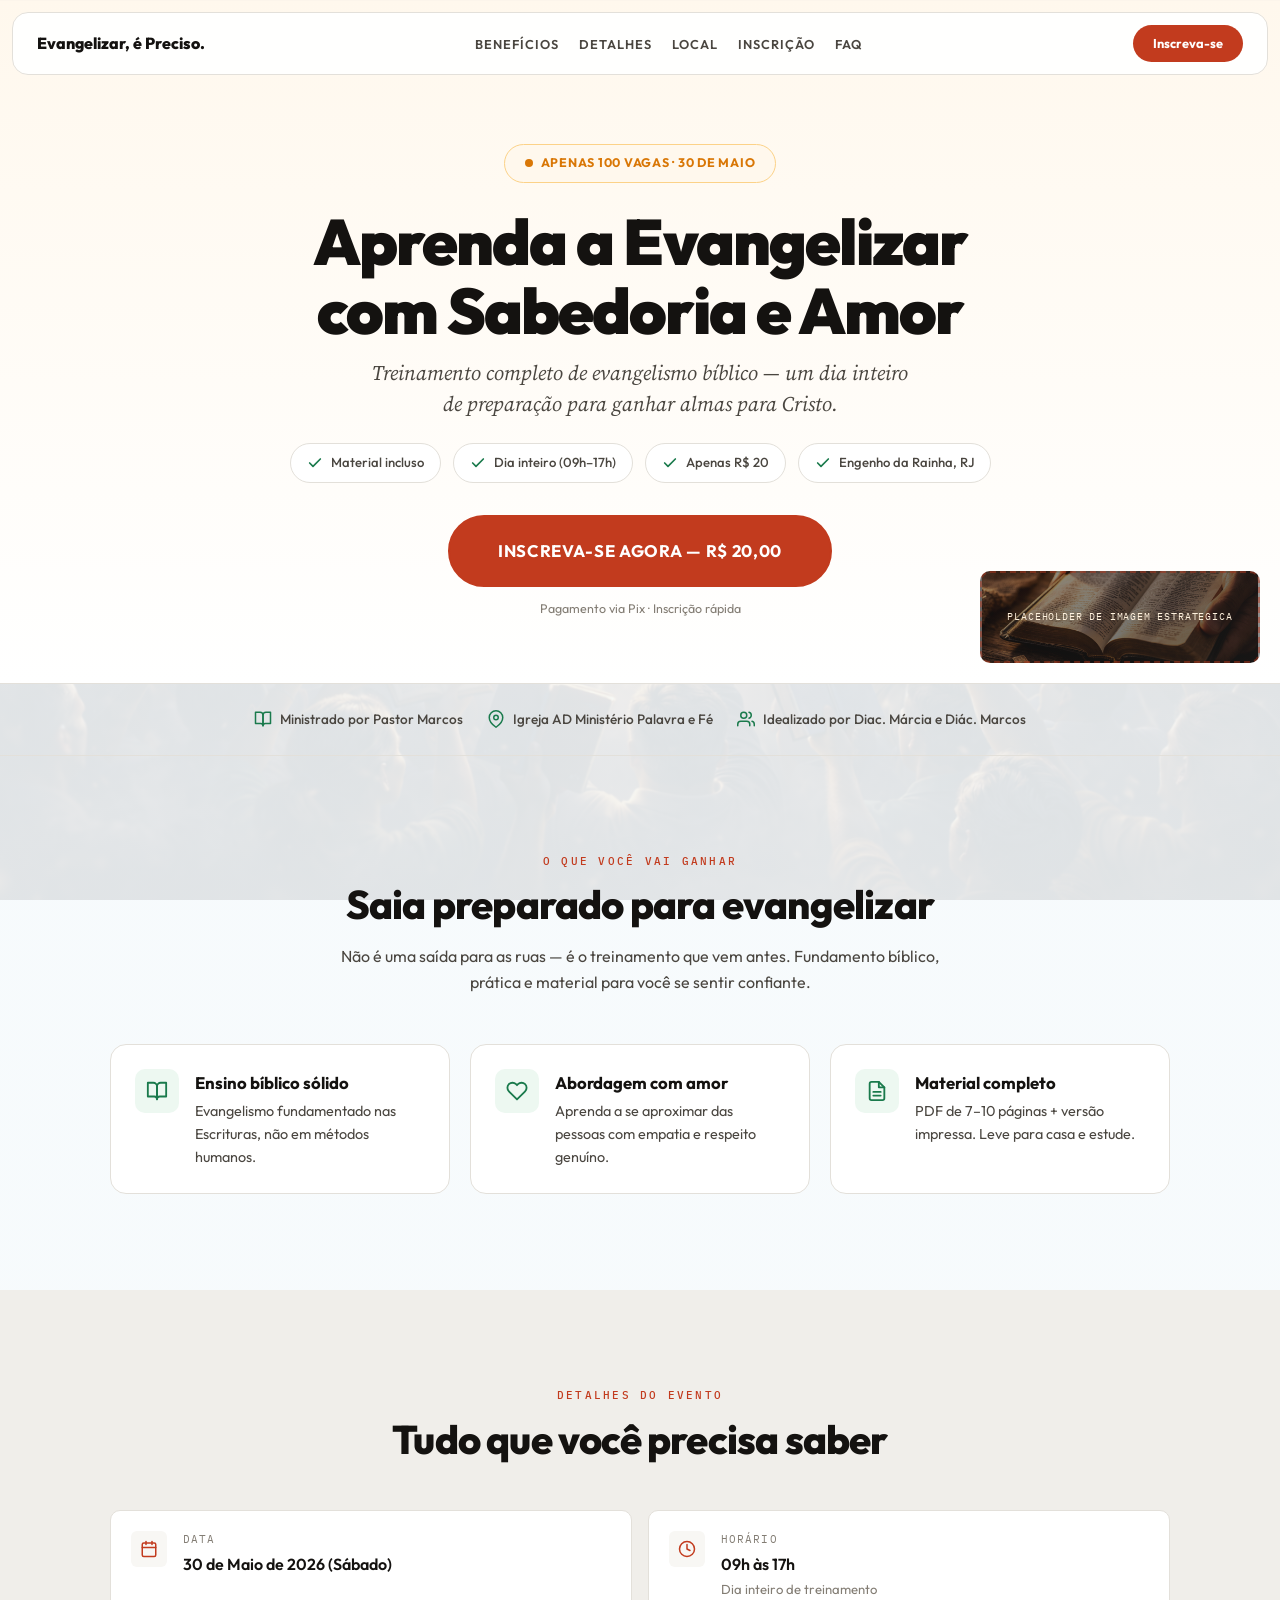
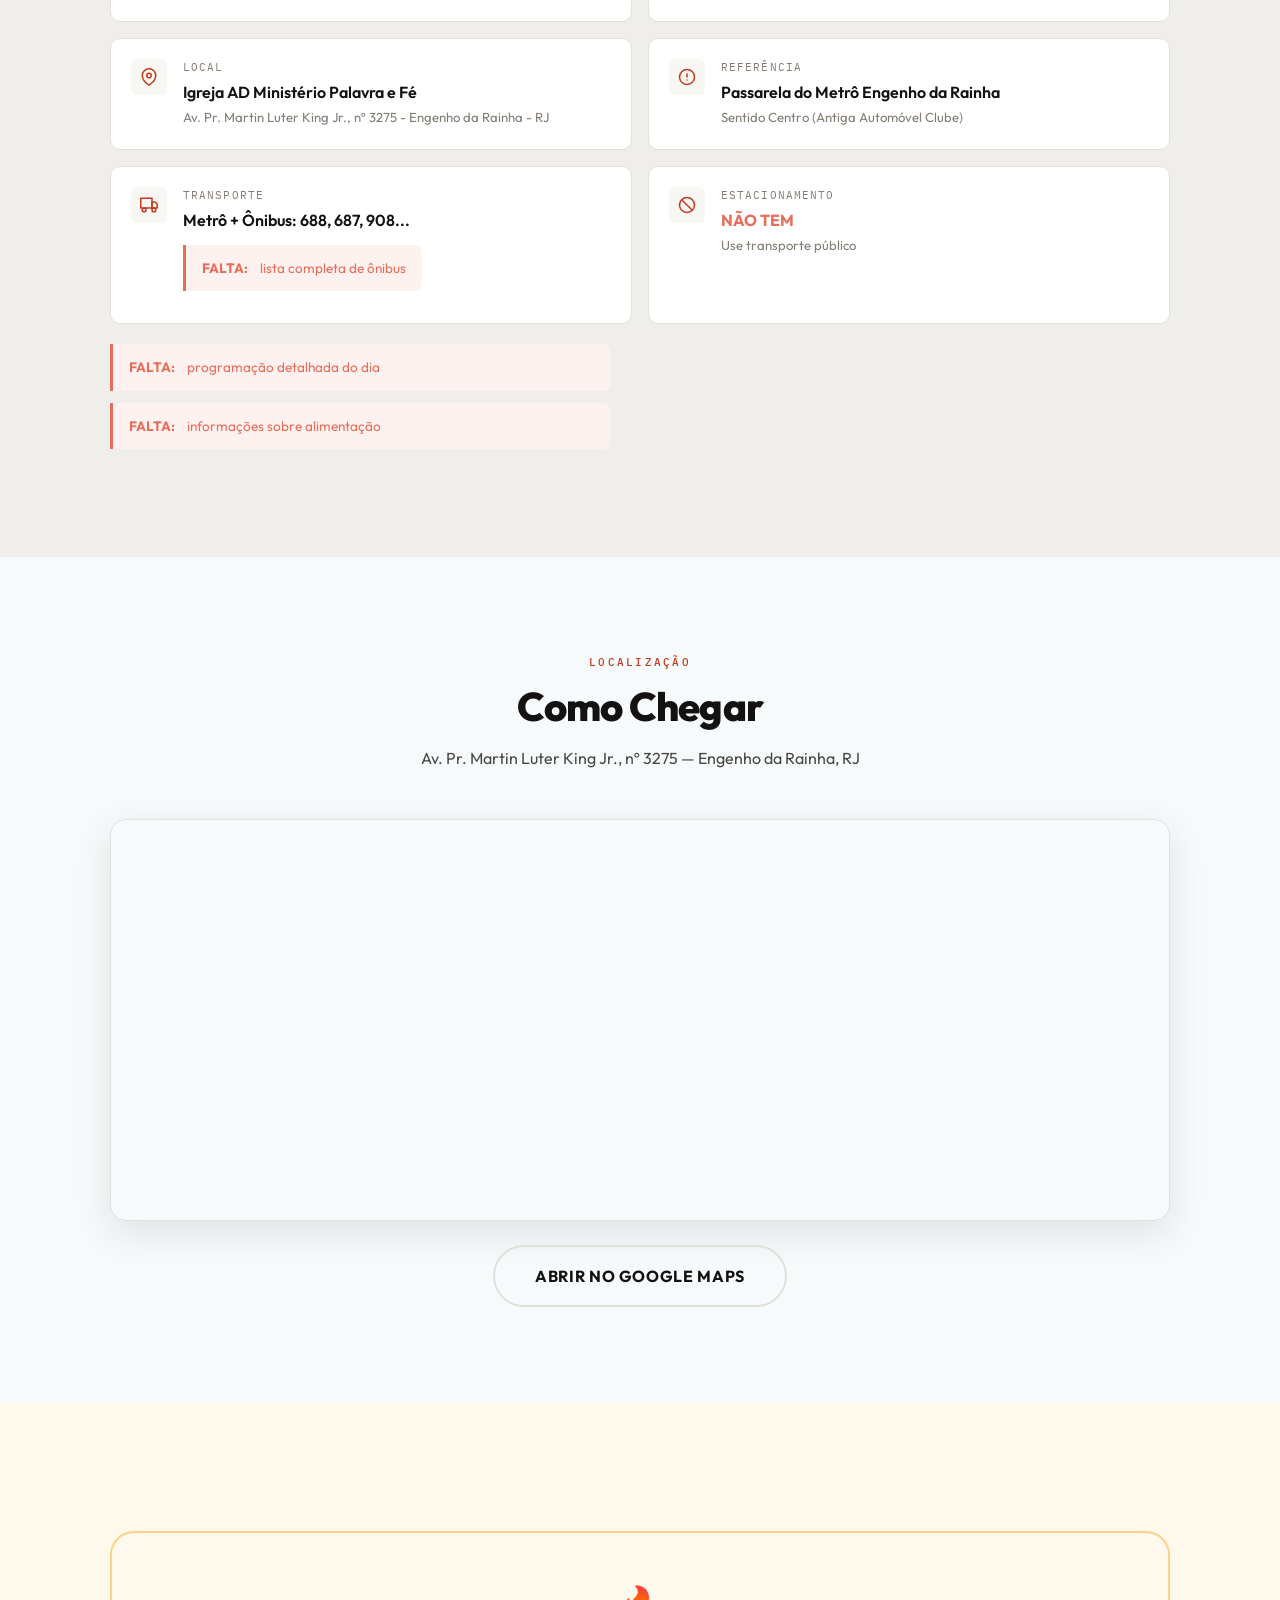
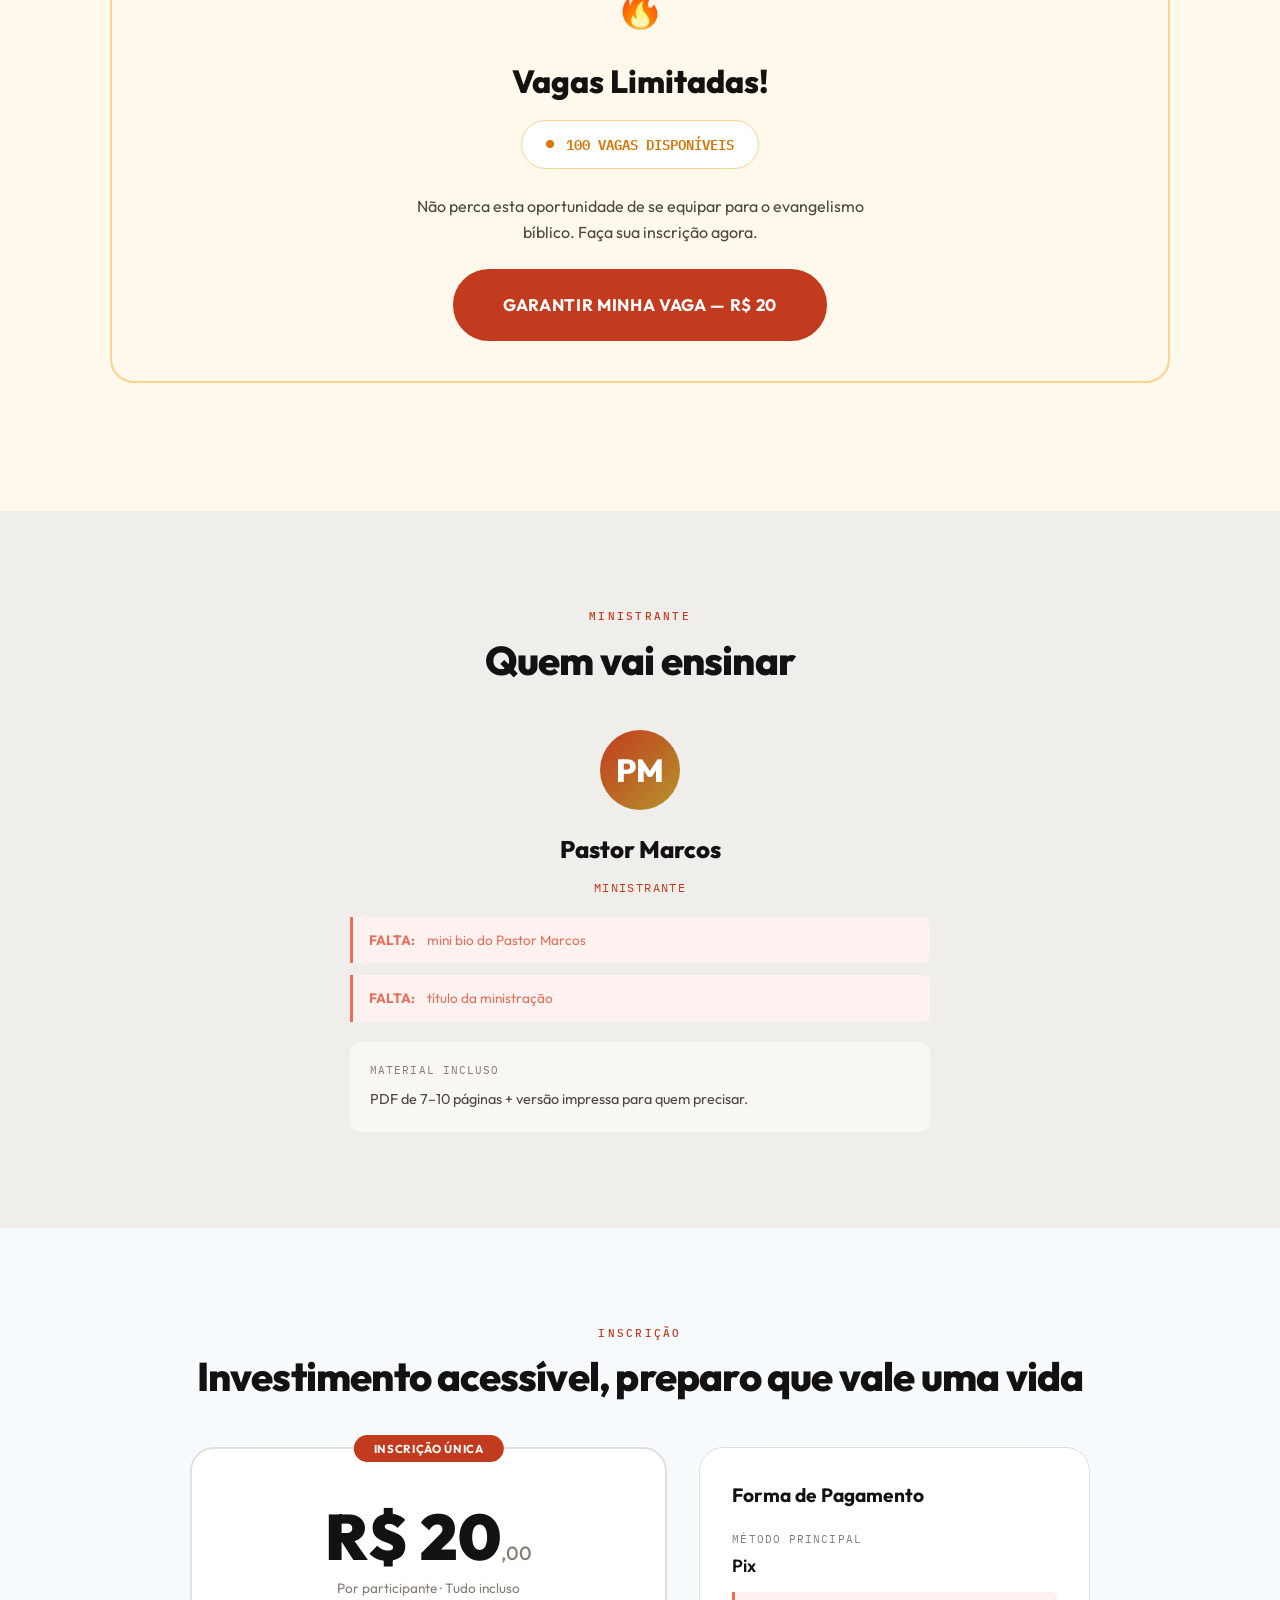
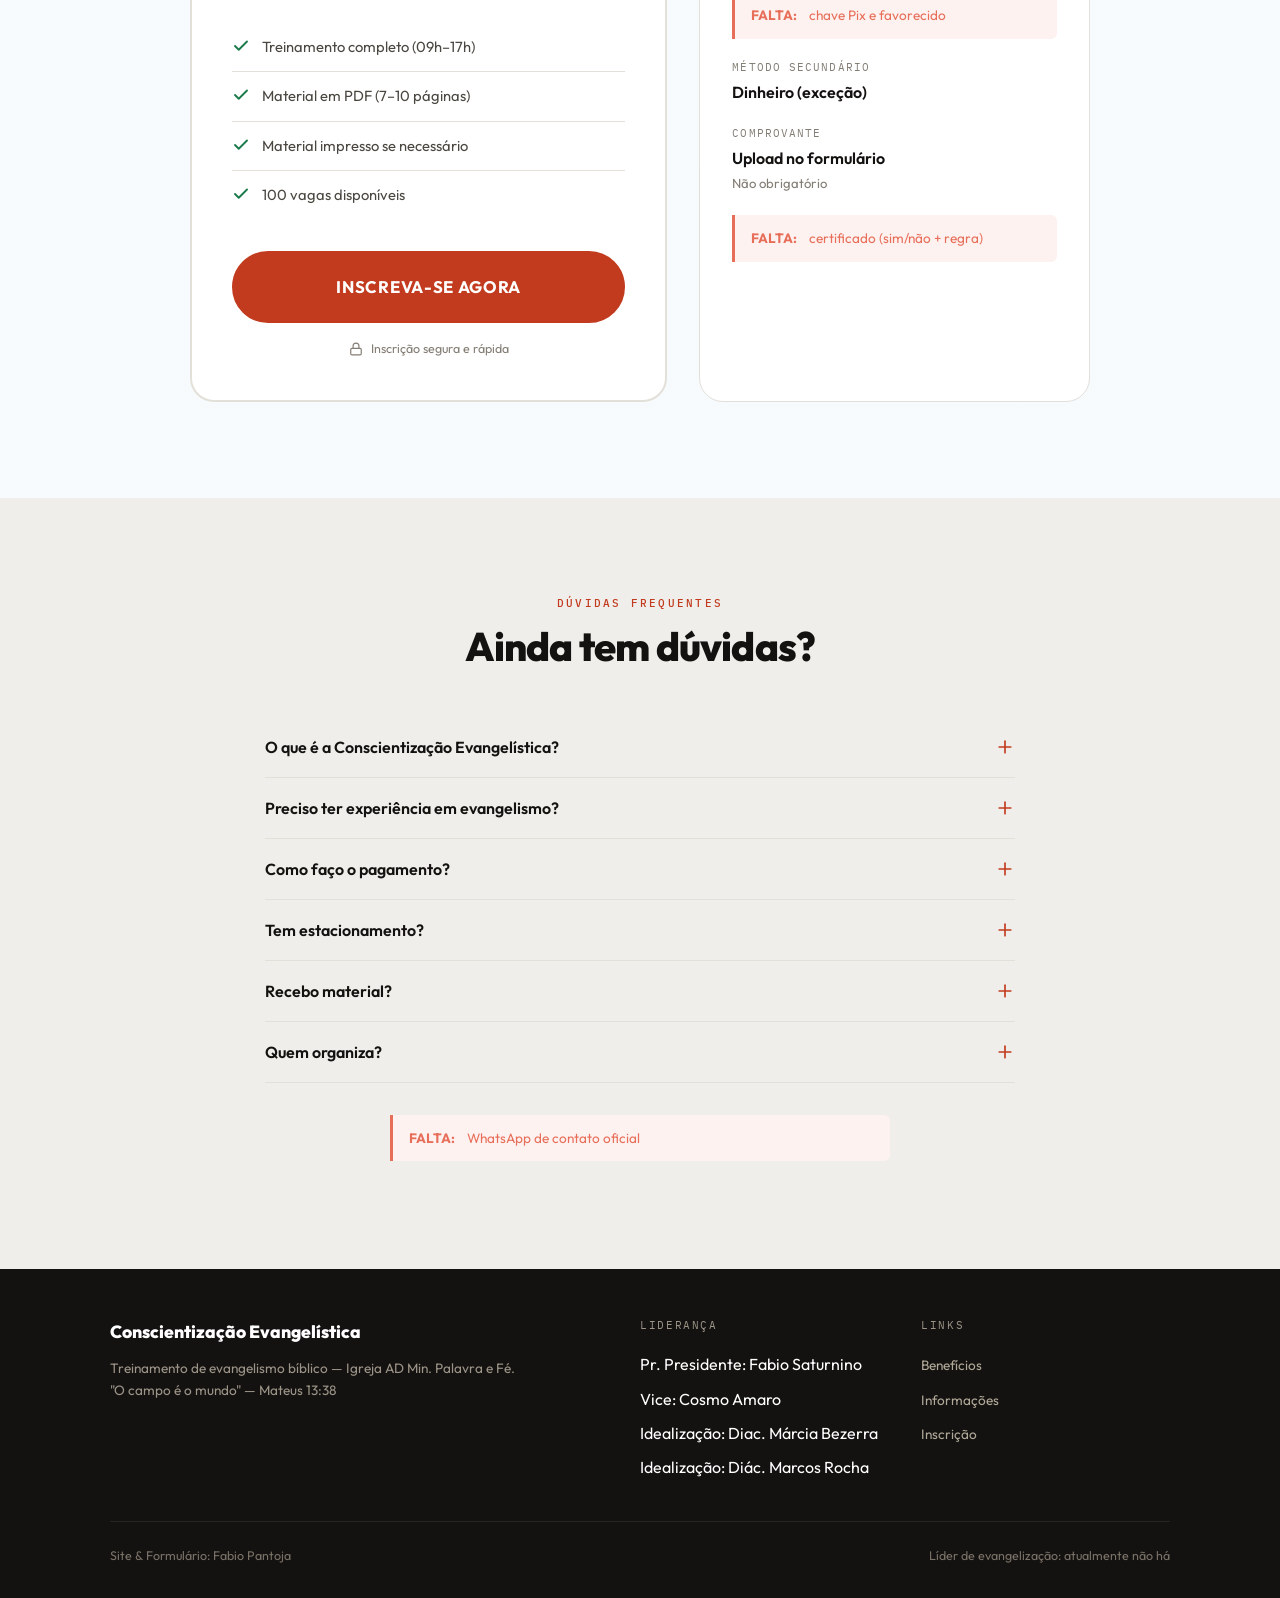
<file: results/opus/marketing-cro/index.html>
<!DOCTYPE html>
<html lang="pt-BR">

<head>
    <meta charset="UTF-8">
    <meta name="viewport" content="width=device-width, initial-scale=1.0">
    <meta name="description"
        content="Conscientização Evangelística — Treinamento de evangelismo bíblico. 30 Mai 2026, 100 vagas, R$ 20. Inscreva-se!">
    <title>Conscientização Evangelística · Inscreva-se — R$ 20</title>
    <link rel="stylesheet" href="style.css">
</head>

<body>
    <a href="#main" class="skip-nav">Pular para o conteúdo principal</a>

    <!-- === STICKY CTA BAR (CRO: persistent CTA on scroll) === -->
    <div class="sticky-bar" id="sticky-bar" role="banner">
        <span class="sticky-bar__text">Conscientização Evangelística · 30/05/2026 · 100 vagas</span>
        <a href="https://bit.ly/admpf-evento-evangelismo-2026" class="sticky-bar__cta" target="_blank"
            rel="noopener noreferrer">Inscreva-se — R$ 20</a>
    </div>

    <!-- === NAVBAR === -->
    <nav class="navbar" id="navbar" role="navigation" aria-label="Navegação principal">
        <a href="#" class="navbar__brand">Evangelizar, é Preciso.</a>
        <ul class="navbar__links" role="list">
            <li><a href="#beneficios">Benefícios</a></li>
            <li><a href="#info">Detalhes</a></li>
            <li><a href="#local">Local</a></li>
            <li><a href="#inscricao">Inscrição</a></li>
            <li><a href="#faq">FAQ</a></li>
        </ul>
        <a href="https://bit.ly/admpf-evento-evangelismo-2026" class="navbar__cta" target="_blank"
            rel="noopener noreferrer">Inscreva-se</a>
        <button class="navbar__toggle" aria-label="Abrir menu" aria-expanded="false" id="mobile-toggle">
            <span></span><span></span><span></span>
        </button>
        <ul class="navbar__mobile" id="mobile-menu" role="list">
            <li><a href="#beneficios">Benefícios</a></li>
            <li><a href="#info">Detalhes</a></li>
            <li><a href="#local">Local</a></li>
            <li><a href="#inscricao">Inscrição</a></li>
            <li><a href="#faq">FAQ</a></li>
            <li><a href="https://bit.ly/admpf-evento-evangelismo-2026" class="btn btn--cta" target="_blank"
                    rel="noopener noreferrer">Inscreva-se</a></li>
        </ul>
    </nav>

    <main id="main">
        <!-- === HERO (CRO: value prop in 5 seconds) === -->
        <section class="hero" aria-labelledby="hero-title">
            <video class="hero__video-mobile" autoplay muted loop playsinline preload="metadata" aria-hidden="true">
                <source src="../../../assets/Video/Cruz1.mp4" type="video/mp4">
            </video>
            <div class="container">
                <div class="hero__badge reveal">
                    <span class="hero__badge-dot" aria-hidden="true"></span>
                    Apenas 100 vagas · 30 de Maio
                </div>

                <h1 id="hero-title" class="hero__title reveal">
                    Aprenda a Evangelizar<br>com Sabedoria e Amor
                </h1>

                <p class="hero__subtitle reveal">
                    Treinamento completo de evangelismo bíblico — um dia inteiro de preparação para ganhar almas para
                    Cristo.
                </p>

                <!-- CRO: Quick benefit chips -->
                <div class="hero__chips reveal">
                    <span class="hero__chip">
                        <svg xmlns="http://www.w3.org/2000/svg" width="16" height="16" viewBox="0 0 24 24" fill="none"
                            stroke="currentColor" stroke-width="2.5" stroke-linecap="round" stroke-linejoin="round">
                            <polyline points="20 6 9 17 4 12" />
                        </svg>
                        Material incluso
                    </span>
                    <span class="hero__chip">
                        <svg xmlns="http://www.w3.org/2000/svg" width="16" height="16" viewBox="0 0 24 24" fill="none"
                            stroke="currentColor" stroke-width="2.5" stroke-linecap="round" stroke-linejoin="round">
                            <polyline points="20 6 9 17 4 12" />
                        </svg>
                        Dia inteiro (09h–17h)
                    </span>
                    <span class="hero__chip">
                        <svg xmlns="http://www.w3.org/2000/svg" width="16" height="16" viewBox="0 0 24 24" fill="none"
                            stroke="currentColor" stroke-width="2.5" stroke-linecap="round" stroke-linejoin="round">
                            <polyline points="20 6 9 17 4 12" />
                        </svg>
                        Apenas R$ 20
                    </span>
                    <span class="hero__chip">
                        <svg xmlns="http://www.w3.org/2000/svg" width="16" height="16" viewBox="0 0 24 24" fill="none"
                            stroke="currentColor" stroke-width="2.5" stroke-linecap="round" stroke-linejoin="round">
                            <polyline points="20 6 9 17 4 12" />
                        </svg>
                        Engenho da Rainha, RJ
                    </span>
                </div>

                <div class="hero__cta-stack reveal">
                    <a href="https://bit.ly/admpf-evento-evangelismo-2026" class="btn btn--cta" target="_blank"
                        rel="noopener noreferrer">
                        Inscreva-se Agora — R$ 20,00
                    </a>
                    <span class="hero__cta-note">Pagamento via Pix · Inscrição rápida</span>
                </div>
            </div>
        </section>

        <!-- === SOCIAL PROOF BAR === -->
        <div class="proof-bar reveal" aria-label="Informações do evento">
            <div class="container" style="display: flex; flex-wrap: wrap; justify-content: center; gap: 1.5rem;">
                <span class="proof-item">
                    <svg xmlns="http://www.w3.org/2000/svg" width="18" height="18" viewBox="0 0 24 24" fill="none"
                        stroke="currentColor" stroke-width="2" stroke-linecap="round" stroke-linejoin="round">
                        <path d="M2 3h6a4 4 0 0 1 4 4v14a3 3 0 0 0-3-3H2z" />
                        <path d="M22 3h-6a4 4 0 0 0-4 4v14a3 3 0 0 1 3-3h7z" />
                    </svg>
                    Ministrado por Pastor Marcos
                </span>
                <span class="proof-item">
                    <svg xmlns="http://www.w3.org/2000/svg" width="18" height="18" viewBox="0 0 24 24" fill="none"
                        stroke="currentColor" stroke-width="2" stroke-linecap="round" stroke-linejoin="round">
                        <path d="M21 10c0 7-9 13-9 13s-9-6-9-13a9 9 0 0 1 18 0z" />
                        <circle cx="12" cy="10" r="3" />
                    </svg>
                    Igreja AD Ministério Palavra e Fé
                </span>
                <span class="proof-item">
                    <svg xmlns="http://www.w3.org/2000/svg" width="18" height="18" viewBox="0 0 24 24" fill="none"
                        stroke="currentColor" stroke-width="2" stroke-linecap="round" stroke-linejoin="round">
                        <path d="M17 21v-2a4 4 0 0 0-4-4H5a4 4 0 0 0-4 4v2" />
                        <circle cx="9" cy="7" r="4" />
                        <path d="M23 21v-2a4 4 0 0 0-3-3.87" />
                        <path d="M16 3.13a4 4 0 0 1 0 7.75" />
                    </svg>
                    Idealizado por Diac. Márcia e Diác. Marcos
                </span>
            </div>
        </div>

        <!-- === BENEFÍCIOS (CRO: outcome-focused) === -->
        <section class="section" id="beneficios" aria-labelledby="beneficios-title">
            <div class="container">
                <div class="section__header reveal">
                    <p class="section__overline">O que você vai ganhar</p>
                    <h2 class="section__title" id="beneficios-title">Saia preparado para evangelizar</h2>
                    <p class="section__desc">
                        Não é uma saída para as ruas — é o treinamento que vem antes. Fundamento bíblico, prática e
                        material para você se sentir confiante.
                    </p>
                </div>

                <div class="benefits-grid">
                    <div class="benefit reveal">
                        <div class="benefit__icon">
                            <svg xmlns="http://www.w3.org/2000/svg" width="22" height="22" viewBox="0 0 24 24"
                                fill="none" stroke="currentColor" stroke-width="2" stroke-linecap="round"
                                stroke-linejoin="round">
                                <path d="M2 3h6a4 4 0 0 1 4 4v14a3 3 0 0 0-3-3H2z" />
                                <path d="M22 3h-6a4 4 0 0 0-4 4v14a3 3 0 0 1 3-3h7z" />
                            </svg>
                        </div>
                        <div>
                            <p class="benefit__title">Ensino bíblico sólido</p>
                            <p class="benefit__text">Evangelismo fundamentado nas Escrituras, não em métodos humanos.
                            </p>
                        </div>
                    </div>

                    <div class="benefit reveal">
                        <div class="benefit__icon">
                            <svg xmlns="http://www.w3.org/2000/svg" width="22" height="22" viewBox="0 0 24 24"
                                fill="none" stroke="currentColor" stroke-width="2" stroke-linecap="round"
                                stroke-linejoin="round">
                                <path
                                    d="M20.84 4.61a5.5 5.5 0 0 0-7.78 0L12 5.67l-1.06-1.06a5.5 5.5 0 0 0-7.78 7.78l1.06 1.06L12 21.23l7.78-7.78 1.06-1.06a5.5 5.5 0 0 0 0-7.78z" />
                            </svg>
                        </div>
                        <div>
                            <p class="benefit__title">Abordagem com amor</p>
                            <p class="benefit__text">Aprenda a se aproximar das pessoas com empatia e respeito genuíno.
                            </p>
                        </div>
                    </div>

                    <div class="benefit reveal">
                        <div class="benefit__icon">
                            <svg xmlns="http://www.w3.org/2000/svg" width="22" height="22" viewBox="0 0 24 24"
                                fill="none" stroke="currentColor" stroke-width="2" stroke-linecap="round"
                                stroke-linejoin="round">
                                <path d="M14 2H6a2 2 0 0 0-2 2v16a2 2 0 0 0 2 2h12a2 2 0 0 0 2-2V8z" />
                                <polyline points="14 2 14 8 20 8" />
                                <line x1="16" y1="13" x2="8" y2="13" />
                                <line x1="16" y1="17" x2="8" y2="17" />
                            </svg>
                        </div>
                        <div>
                            <p class="benefit__title">Material completo</p>
                            <p class="benefit__text">PDF de 7–10 páginas + versão impressa. Leve para casa e estude.</p>
                        </div>
                    </div>
                </div>
            </div>
        </section>

        <!-- === INFORMAÇÕES === -->
        <section class="section section--gray" id="info" aria-labelledby="info-title">
            <div class="container">
                <div class="section__header reveal">
                    <p class="section__overline">Detalhes do evento</p>
                    <h2 class="section__title" id="info-title">Tudo que você precisa saber</h2>
                </div>

                <div class="info-cards">
                    <div class="info-card reveal">
                        <div class="info-card__icon">
                            <svg xmlns="http://www.w3.org/2000/svg" width="18" height="18" viewBox="0 0 24 24"
                                fill="none" stroke="currentColor" stroke-width="2" stroke-linecap="round"
                                stroke-linejoin="round">
                                <rect x="3" y="4" width="18" height="18" rx="2" ry="2" />
                                <line x1="16" y1="2" x2="16" y2="6" />
                                <line x1="8" y1="2" x2="8" y2="6" />
                                <line x1="3" y1="10" x2="21" y2="10" />
                            </svg>
                        </div>
                        <div>
                            <p class="info-card__label">Data</p>
                            <p class="info-card__value">30 de Maio de 2026 (Sábado)</p>
                        </div>
                    </div>

                    <div class="info-card reveal">
                        <div class="info-card__icon">
                            <svg xmlns="http://www.w3.org/2000/svg" width="18" height="18" viewBox="0 0 24 24"
                                fill="none" stroke="currentColor" stroke-width="2" stroke-linecap="round"
                                stroke-linejoin="round">
                                <circle cx="12" cy="12" r="10" />
                                <polyline points="12 6 12 12 16 14" />
                            </svg>
                        </div>
                        <div>
                            <p class="info-card__label">Horário</p>
                            <p class="info-card__value">09h às 17h</p>
                            <p class="info-card__note">Dia inteiro de treinamento</p>
                        </div>
                    </div>

                    <div class="info-card reveal">
                        <div class="info-card__icon">
                            <svg xmlns="http://www.w3.org/2000/svg" width="18" height="18" viewBox="0 0 24 24"
                                fill="none" stroke="currentColor" stroke-width="2" stroke-linecap="round"
                                stroke-linejoin="round">
                                <path d="M21 10c0 7-9 13-9 13s-9-6-9-13a9 9 0 0 1 18 0z" />
                                <circle cx="12" cy="10" r="3" />
                            </svg>
                        </div>
                        <div>
                            <p class="info-card__label">Local</p>
                            <p class="info-card__value">Igreja AD Ministério Palavra e Fé</p>
                            <p class="info-card__note">Av. Pr. Martin Luter King Jr., nº 3275 - Engenho da Rainha - RJ
                            </p>
                        </div>
                    </div>

                    <div class="info-card reveal">
                        <div class="info-card__icon">
                            <svg xmlns="http://www.w3.org/2000/svg" width="18" height="18" viewBox="0 0 24 24"
                                fill="none" stroke="currentColor" stroke-width="2" stroke-linecap="round"
                                stroke-linejoin="round">
                                <circle cx="12" cy="12" r="10" />
                                <line x1="12" y1="8" x2="12" y2="12" />
                                <line x1="12" y1="16" x2="12.01" y2="16" />
                            </svg>
                        </div>
                        <div>
                            <p class="info-card__label">Referência</p>
                            <p class="info-card__value">Passarela do Metrô Engenho da Rainha</p>
                            <p class="info-card__note">Sentido Centro (Antiga Automóvel Clube)</p>
                        </div>
                    </div>

                    <div class="info-card reveal">
                        <div class="info-card__icon">
                            <svg xmlns="http://www.w3.org/2000/svg" width="18" height="18" viewBox="0 0 24 24"
                                fill="none" stroke="currentColor" stroke-width="2" stroke-linecap="round"
                                stroke-linejoin="round">
                                <rect x="1" y="3" width="15" height="13" />
                                <polygon points="16 8 20 8 23 11 23 16 16 16 16 8" />
                                <circle cx="5.5" cy="18.5" r="2.5" />
                                <circle cx="18.5" cy="18.5" r="2.5" />
                            </svg>
                        </div>
                        <div>
                            <p class="info-card__label">Transporte</p>
                            <p class="info-card__value">Metrô + Ônibus: 688, 687, 908...</p>
                            <div class="falta"><strong>FALTA:</strong> lista completa de ônibus</div>
                        </div>
                    </div>

                    <div class="info-card reveal">
                        <div class="info-card__icon">
                            <svg xmlns="http://www.w3.org/2000/svg" width="18" height="18" viewBox="0 0 24 24"
                                fill="none" stroke="currentColor" stroke-width="2" stroke-linecap="round"
                                stroke-linejoin="round">
                                <circle cx="12" cy="12" r="10" />
                                <path d="m4.93 4.93 14.14 14.14" />
                            </svg>
                        </div>
                        <div>
                            <p class="info-card__label">Estacionamento</p>
                            <p class="info-card__value" style="color: var(--falta-border); font-weight: 700;">NÃO TEM
                            </p>
                            <p class="info-card__note">Use transporte público</p>
                        </div>
                    </div>
                </div>

                <div class="falta reveal" style="margin-top: var(--space-5); max-width: 500px;">
                    <strong>FALTA:</strong> programação detalhada do dia
                </div>
                <div class="falta reveal" style="max-width: 500px;">
                    <strong>FALTA:</strong> informações sobre alimentação
                </div>
            </div>
        </section>

        <!-- === COMO CHEGAR === -->
        <section class="section" id="local" aria-labelledby="local-title">
            <div class="container">
                <div class="section__header reveal">
                    <p class="section__overline">Localização</p>
                    <h2 class="section__title" id="local-title">Como Chegar</h2>
                    <p class="section__desc">Av. Pr. Martin Luter King Jr., nº 3275 — Engenho da Rainha, RJ</p>
                </div>

                <div class="map-box reveal">
                    <iframe
                        src="https://www.google.com/maps/embed?pb=!1m18!1m12!1m3!1d3675.2!2d-43.2583!3d-22.8867!2m3!1f0!2f0!3f0!3m2!1i1024!2i768!4f13.1!3m3!1m2!1s0x0%3A0x0!2zMjLCsDUzJzEyLjEiUyA0M8KwMTUnMjkuOSJX!5e0!3m2!1spt-BR!2sbr!4v1"
                        allowfullscreen="" loading="lazy" referrerpolicy="no-referrer-when-downgrade"
                        title="Mapa — Igreja AD Ministério Palavra e Fé">
                    </iframe>
                </div>
                <div style="text-align: center; margin-top: var(--space-6);">
                    <a href="https://maps.app.goo.gl/yxSENqNJfN11vMG59" class="btn btn--secondary" target="_blank"
                        rel="noopener noreferrer">Abrir no Google Maps</a>
                </div>
            </div>
        </section>

        <!-- === URGENCY BANNER (CRO) === -->
        <section class="section section--highlight" aria-label="Urgência de inscrição">
            <div class="container">
                <div class="urgency-banner reveal">
                    <div class="urgency-banner__icon" aria-hidden="true">🔥</div>
                    <h2 class="urgency-banner__title">Vagas Limitadas!</h2>
                    <div class="urgency-banner__counter">
                        <span class="urgency-banner__counter-dot" aria-hidden="true"></span>
                        100 VAGAS DISPONÍVEIS
                    </div>
                    <p
                        style="color: var(--fg-secondary); margin-bottom: var(--space-6); max-width: 45ch; margin-left: auto; margin-right: auto;">
                        Não perca esta oportunidade de se equipar para o evangelismo bíblico. Faça sua inscrição agora.
                    </p>
                    <a href="https://bit.ly/admpf-evento-evangelismo-2026" class="btn btn--cta" target="_blank"
                        rel="noopener noreferrer">
                        Garantir Minha Vaga — R$ 20
                    </a>
                </div>
            </div>
        </section>

        <!-- === MINISTRANTE === -->
        <section class="section section--gray" id="ministrante" aria-labelledby="ministrante-title">
            <div class="container">
                <div class="section__header reveal">
                    <p class="section__overline">Ministrante</p>
                    <h2 class="section__title" id="ministrante-title">Quem vai ensinar</h2>
                </div>

                <div class="speaker-block reveal">
                    <div class="speaker-block__avatar" aria-hidden="true">PM</div>
                    <h3 class="speaker-block__name">Pastor Marcos</h3>
                    <p class="speaker-block__role">Ministrante</p>

                    <div class="falta" style="width: 100%; text-align: left;"><strong>FALTA:</strong> mini bio do Pastor
                        Marcos</div>
                    <div class="falta" style="width: 100%; text-align: left;"><strong>FALTA:</strong> título da
                        ministração</div>

                    <div class="speaker-block__material">
                        <p class="speaker-block__material-label">Material incluso</p>
                        <p class="speaker-block__material-text">PDF de 7–10 páginas + versão impressa para quem
                            precisar.</p>
                    </div>
                </div>
            </div>
        </section>

        <!-- === INSCRIÇÃO / PREÇO (CRO: pricing card) === -->
        <section class="section" id="inscricao" aria-labelledby="inscricao-title">
            <div class="container">
                <div class="section__header reveal">
                    <p class="section__overline">Inscrição</p>
                    <h2 class="section__title" id="inscricao-title">Investimento acessível, preparo que vale uma vida
                    </h2>
                </div>

                <div class="pricing-layout">
                    <div class="price-card reveal">
                        <span class="price-card__popular">Inscrição Única</span>
                        <p class="price-card__amount">R$ 20<small>,00</small></p>
                        <p class="price-card__note">Por participante · Tudo incluso</p>

                        <ul class="price-card__features">
                            <li>
                                <svg xmlns="http://www.w3.org/2000/svg" width="18" height="18" viewBox="0 0 24 24"
                                    fill="none" stroke="currentColor" stroke-width="2.5" stroke-linecap="round"
                                    stroke-linejoin="round">
                                    <polyline points="20 6 9 17 4 12" />
                                </svg>
                                Treinamento completo (09h–17h)
                            </li>
                            <li>
                                <svg xmlns="http://www.w3.org/2000/svg" width="18" height="18" viewBox="0 0 24 24"
                                    fill="none" stroke="currentColor" stroke-width="2.5" stroke-linecap="round"
                                    stroke-linejoin="round">
                                    <polyline points="20 6 9 17 4 12" />
                                </svg>
                                Material em PDF (7–10 páginas)
                            </li>
                            <li>
                                <svg xmlns="http://www.w3.org/2000/svg" width="18" height="18" viewBox="0 0 24 24"
                                    fill="none" stroke="currentColor" stroke-width="2.5" stroke-linecap="round"
                                    stroke-linejoin="round">
                                    <polyline points="20 6 9 17 4 12" />
                                </svg>
                                Material impresso se necessário
                            </li>
                            <li>
                                <svg xmlns="http://www.w3.org/2000/svg" width="18" height="18" viewBox="0 0 24 24"
                                    fill="none" stroke="currentColor" stroke-width="2.5" stroke-linecap="round"
                                    stroke-linejoin="round">
                                    <polyline points="20 6 9 17 4 12" />
                                </svg>
                                100 vagas disponíveis
                            </li>
                        </ul>

                        <a href="https://bit.ly/admpf-evento-evangelismo-2026" class="btn btn--cta btn--full"
                            target="_blank" rel="noopener noreferrer">
                            Inscreva-se Agora
                        </a>

                        <div class="price-card__trust">
                            <svg xmlns="http://www.w3.org/2000/svg" width="14" height="14" viewBox="0 0 24 24"
                                fill="none" stroke="currentColor" stroke-width="2" stroke-linecap="round"
                                stroke-linejoin="round">
                                <rect x="3" y="11" width="18" height="11" rx="2" ry="2" />
                                <path d="M7 11V7a5 5 0 0 1 10 0v4" />
                            </svg>
                            Inscrição segura e rápida
                        </div>
                    </div>

                    <div class="payment-box reveal">
                        <h3 class="payment-box__title">Forma de Pagamento</h3>
                        <div style="margin-bottom: var(--space-5);">
                            <p class="info-card__label">Método principal</p>
                            <p class="info-card__value" style="font-size: 1.1rem;">Pix</p>
                            <div class="falta"><strong>FALTA:</strong> chave Pix e favorecido</div>
                        </div>
                        <div style="margin-bottom: var(--space-5);">
                            <p class="info-card__label">Método secundário</p>
                            <p class="info-card__value">Dinheiro (exceção)</p>
                        </div>
                        <div>
                            <p class="info-card__label">Comprovante</p>
                            <p class="info-card__value">Upload no formulário</p>
                            <p class="info-card__note">Não obrigatório</p>
                        </div>
                        <div class="falta" style="margin-top: var(--space-5);"><strong>FALTA:</strong> certificado
                            (sim/não + regra)</div>
                    </div>
                </div>
            </div>
        </section>

        <!-- === FAQ === -->
        <section class="section section--gray" id="faq" aria-labelledby="faq-title">
            <div class="container">
                <div class="section__header reveal">
                    <p class="section__overline">Dúvidas frequentes</p>
                    <h2 class="section__title" id="faq-title">Ainda tem dúvidas?</h2>
                </div>

                <div class="faq-section">
                    <div class="faq-item reveal">
                        <button class="faq-q" aria-expanded="false">
                            O que é a Conscientização Evangelística?
                            <svg class="faq-icon" xmlns="http://www.w3.org/2000/svg" width="20" height="20"
                                viewBox="0 0 24 24" fill="none" stroke="currentColor" stroke-width="2"
                                stroke-linecap="round" stroke-linejoin="round">
                                <line x1="12" y1="5" x2="12" y2="19" />
                                <line x1="5" y1="12" x2="19" y2="12" />
                            </svg>
                        </button>
                        <div class="faq-a" role="region">Treinamento interno da igreja para preparar membros a
                            evangelizar com base bíblica, sabedoria e amor. Não é saída para rua.</div>
                    </div>

                    <div class="faq-item reveal">
                        <button class="faq-q" aria-expanded="false">
                            Preciso ter experiência em evangelismo?
                            <svg class="faq-icon" xmlns="http://www.w3.org/2000/svg" width="20" height="20"
                                viewBox="0 0 24 24" fill="none" stroke="currentColor" stroke-width="2"
                                stroke-linecap="round" stroke-linejoin="round">
                                <line x1="12" y1="5" x2="12" y2="19" />
                                <line x1="5" y1="12" x2="19" y2="12" />
                            </svg>
                        </button>
                        <div class="faq-a" role="region">Não! Aberto a todos que queiram ganhar almas para Cristo. O
                            treinamento é do zero.</div>
                    </div>

                    <div class="faq-item reveal">
                        <button class="faq-q" aria-expanded="false">
                            Como faço o pagamento?
                            <svg class="faq-icon" xmlns="http://www.w3.org/2000/svg" width="20" height="20"
                                viewBox="0 0 24 24" fill="none" stroke="currentColor" stroke-width="2"
                                stroke-linecap="round" stroke-linejoin="round">
                                <line x1="12" y1="5" x2="12" y2="19" />
                                <line x1="5" y1="12" x2="19" y2="12" />
                            </svg>
                        </button>
                        <div class="faq-a" role="region">R$ 20,00 via Pix (principal). Dinheiro aceito como exceção.
                            Comprovante pode ser enviado no formulário (não obrigatório).</div>
                    </div>

                    <div class="faq-item reveal">
                        <button class="faq-q" aria-expanded="false">
                            Tem estacionamento?
                            <svg class="faq-icon" xmlns="http://www.w3.org/2000/svg" width="20" height="20"
                                viewBox="0 0 24 24" fill="none" stroke="currentColor" stroke-width="2"
                                stroke-linecap="round" stroke-linejoin="round">
                                <line x1="12" y1="5" x2="12" y2="19" />
                                <line x1="5" y1="12" x2="19" y2="12" />
                            </svg>
                        </button>
                        <div class="faq-a" role="region">Não. Venha de Metrô (Estação Engenho da Rainha) ou ônibus (688,
                            687, 908...).</div>
                    </div>

                    <div class="faq-item reveal">
                        <button class="faq-q" aria-expanded="false">
                            Recebo material?
                            <svg class="faq-icon" xmlns="http://www.w3.org/2000/svg" width="20" height="20"
                                viewBox="0 0 24 24" fill="none" stroke="currentColor" stroke-width="2"
                                stroke-linecap="round" stroke-linejoin="round">
                                <line x1="12" y1="5" x2="12" y2="19" />
                                <line x1="5" y1="12" x2="19" y2="12" />
                            </svg>
                        </button>
                        <div class="faq-a" role="region">Sim. PDF de 7–10 páginas + versão impressa disponível.</div>
                    </div>

                    <div class="faq-item reveal">
                        <button class="faq-q" aria-expanded="false">
                            Quem organiza?
                            <svg class="faq-icon" xmlns="http://www.w3.org/2000/svg" width="20" height="20"
                                viewBox="0 0 24 24" fill="none" stroke="currentColor" stroke-width="2"
                                stroke-linecap="round" stroke-linejoin="round">
                                <line x1="12" y1="5" x2="12" y2="19" />
                                <line x1="5" y1="12" x2="19" y2="12" />
                            </svg>
                        </button>
                        <div class="faq-a" role="region">Diac. Márcia Bezerra e Diác. Marcos Rocha. Presidente: Pr.
                            Fabio Saturnino. Vice: Pr. Cosmo Amaro.</div>
                    </div>
                </div>

                <div class="falta reveal"
                    style="margin-top: var(--space-8); max-width: 500px; margin-left: auto; margin-right: auto;">
                    <strong>FALTA:</strong> WhatsApp de contato oficial
                </div>
            </div>
        </section>
    </main>

    <!-- === FOOTER === -->
    <footer class="footer" role="contentinfo">
        <div class="container">
            <div class="footer__grid">
                <div>
                    <p class="footer__brand">Conscientização Evangelística</p>
                    <p class="footer__text">Treinamento de evangelismo bíblico — Igreja AD Min. Palavra e Fé.<br>"O
                        campo é o mundo" — Mateus 13:38</p>
                </div>
                <div>
                    <p class="footer__heading">Liderança</p>
                    <ul class="footer__links">
                        <li><span>Pr. Presidente: Fabio Saturnino</span></li>
                        <li><span>Vice: Cosmo Amaro</span></li>
                        <li><span>Idealização: Diac. Márcia Bezerra</span></li>
                        <li><span>Idealização: Diác. Marcos Rocha</span></li>
                    </ul>
                </div>
                <div>
                    <p class="footer__heading">Links</p>
                    <ul class="footer__links">
                        <li><a href="#beneficios">Benefícios</a></li>
                        <li><a href="#info">Informações</a></li>
                        <li><a href="https://bit.ly/admpf-evento-evangelismo-2026" target="_blank"
                                rel="noopener noreferrer">Inscrição</a></li>
                    </ul>
                </div>
            </div>
            <div class="footer__bottom">
                <p>Site &amp; Formulário: Fabio Pantoja</p>
                <p>Líder de evangelização: atualmente não há</p>
            </div>
        </div>
    </footer>

    <script src="script.js"></script>
</body>

</html>
</file>
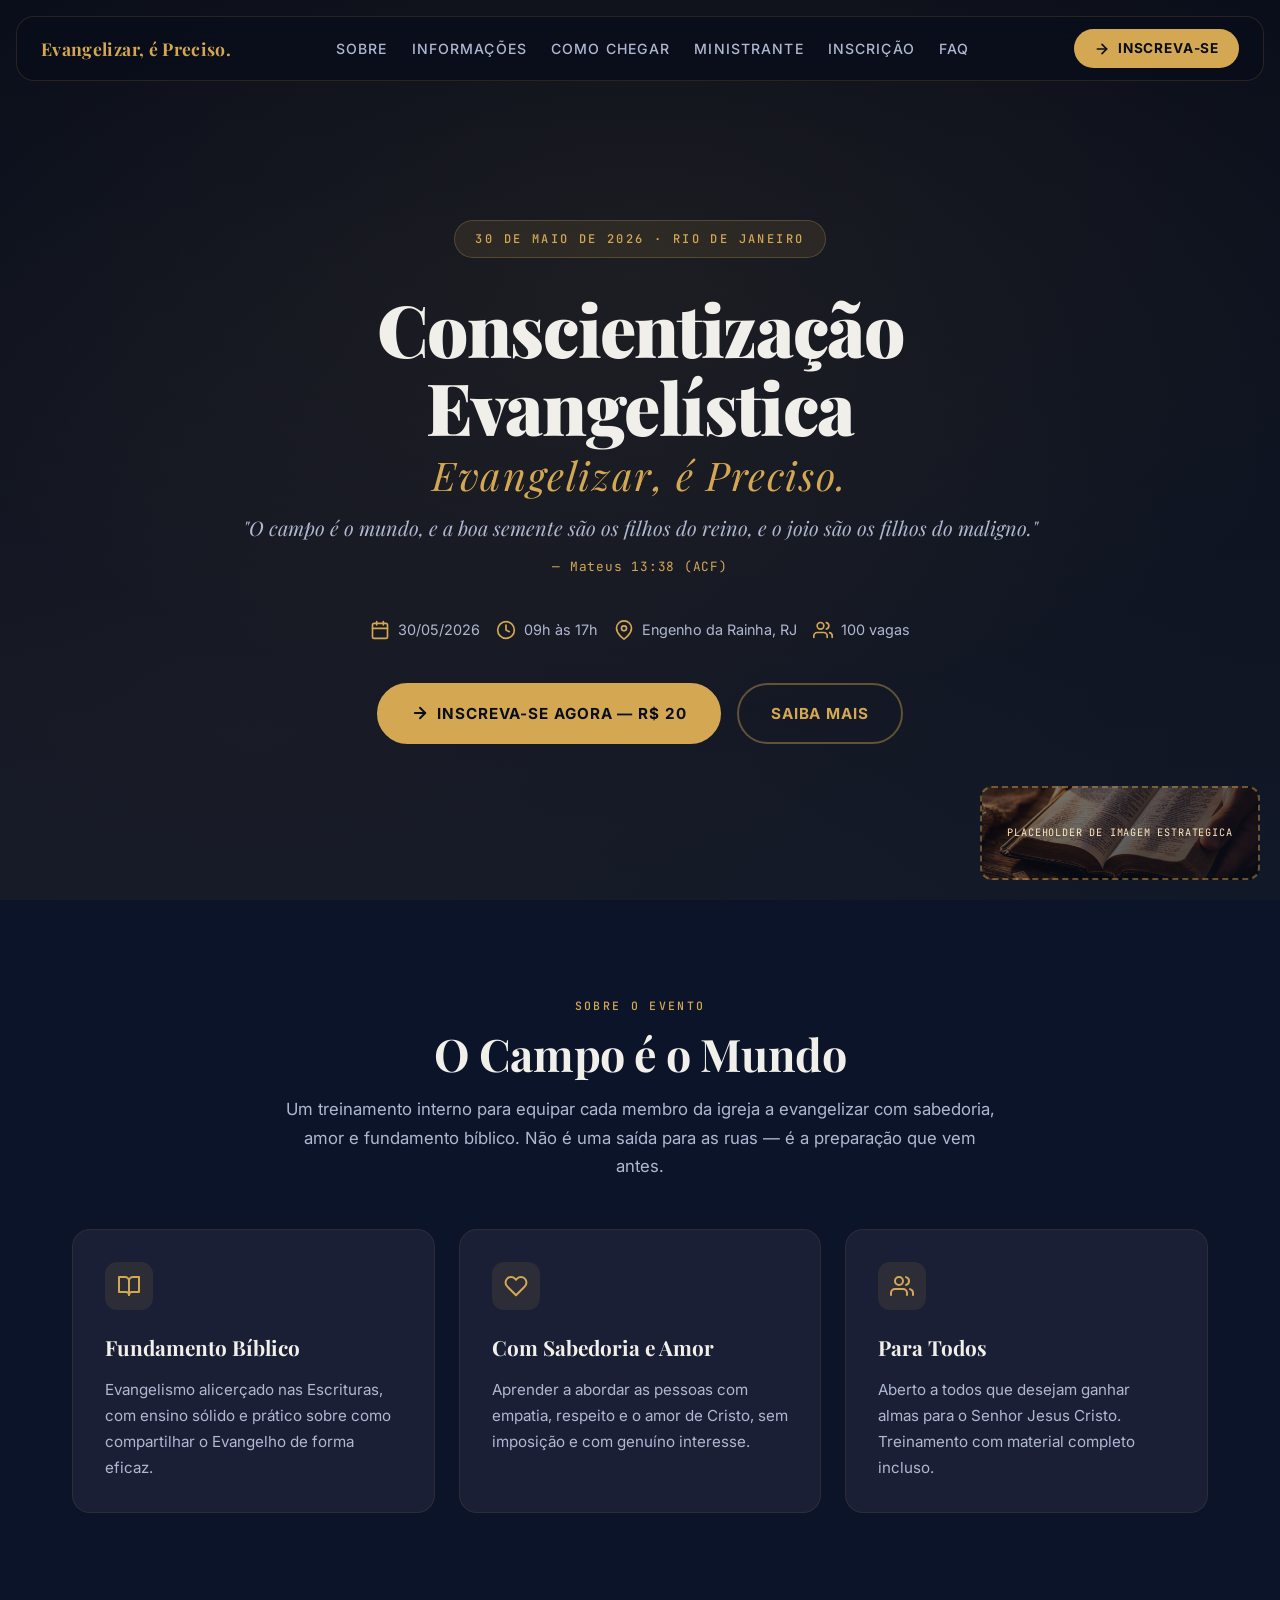
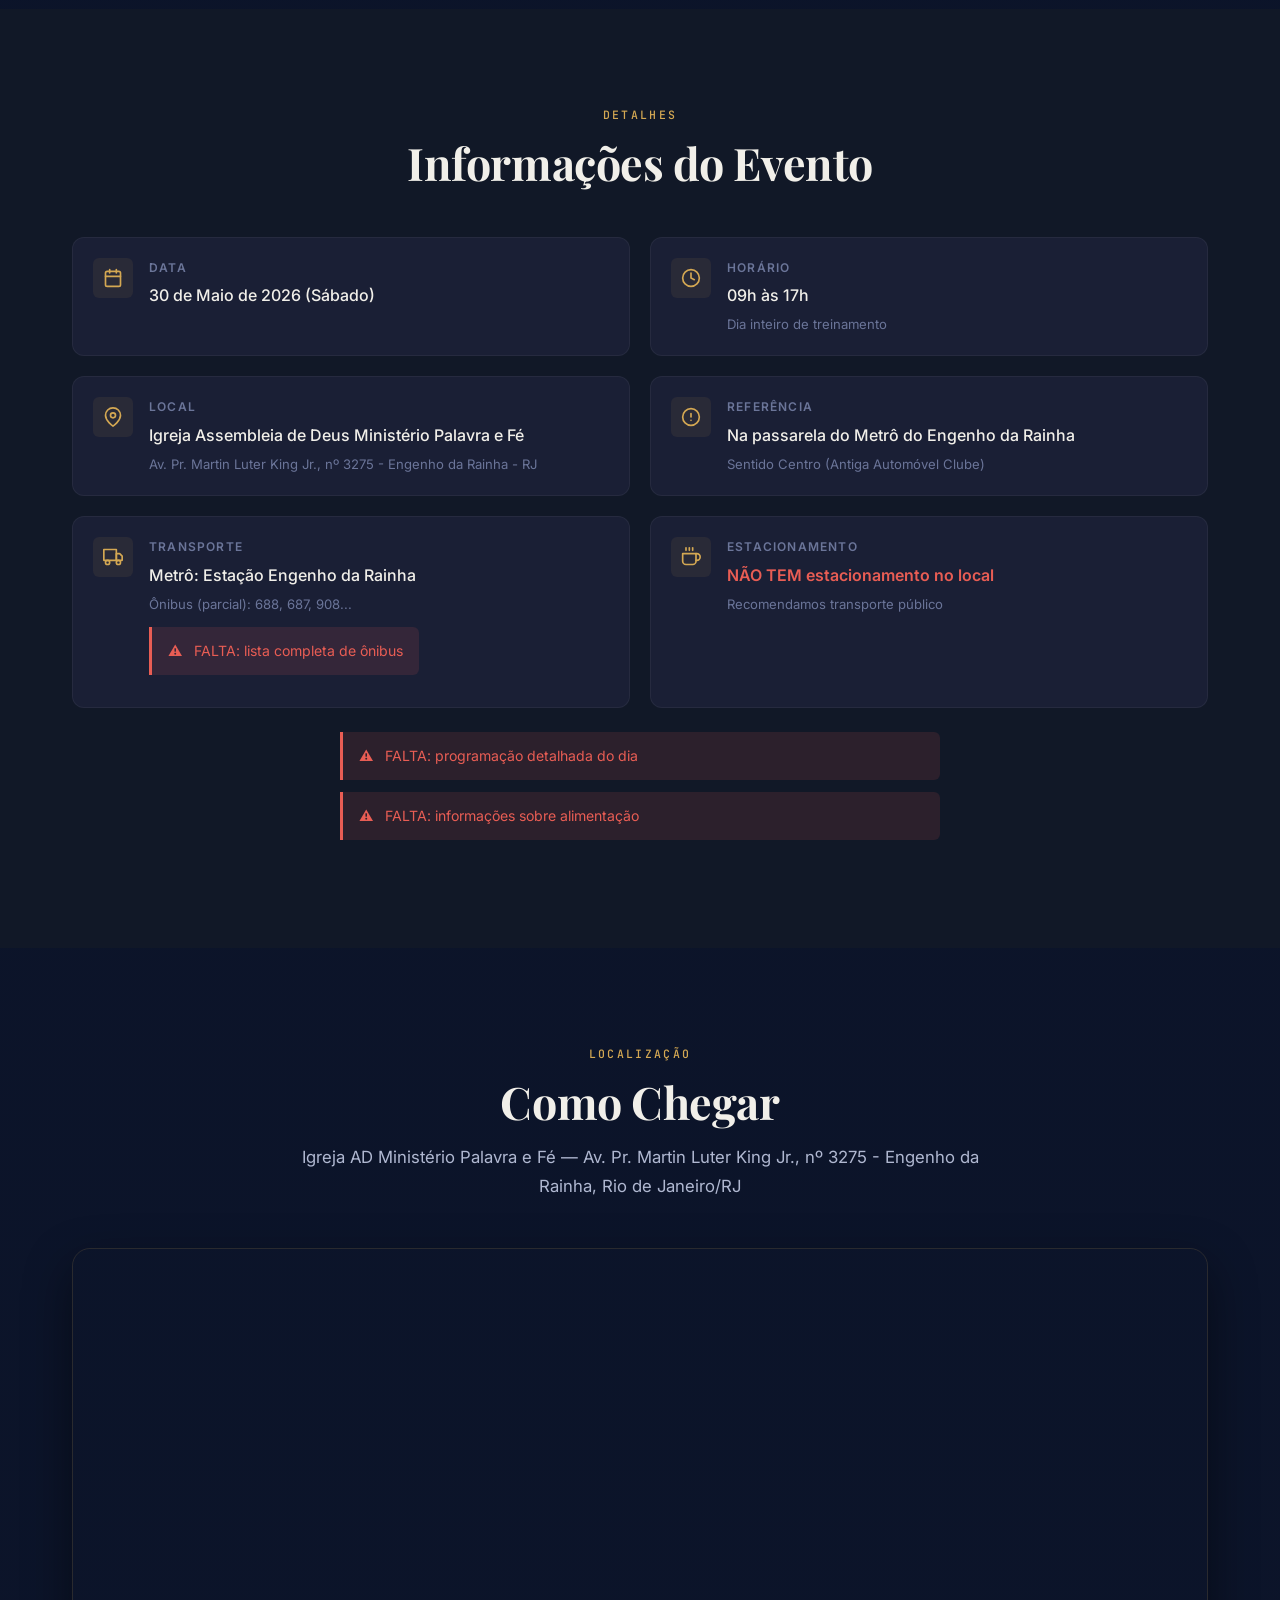
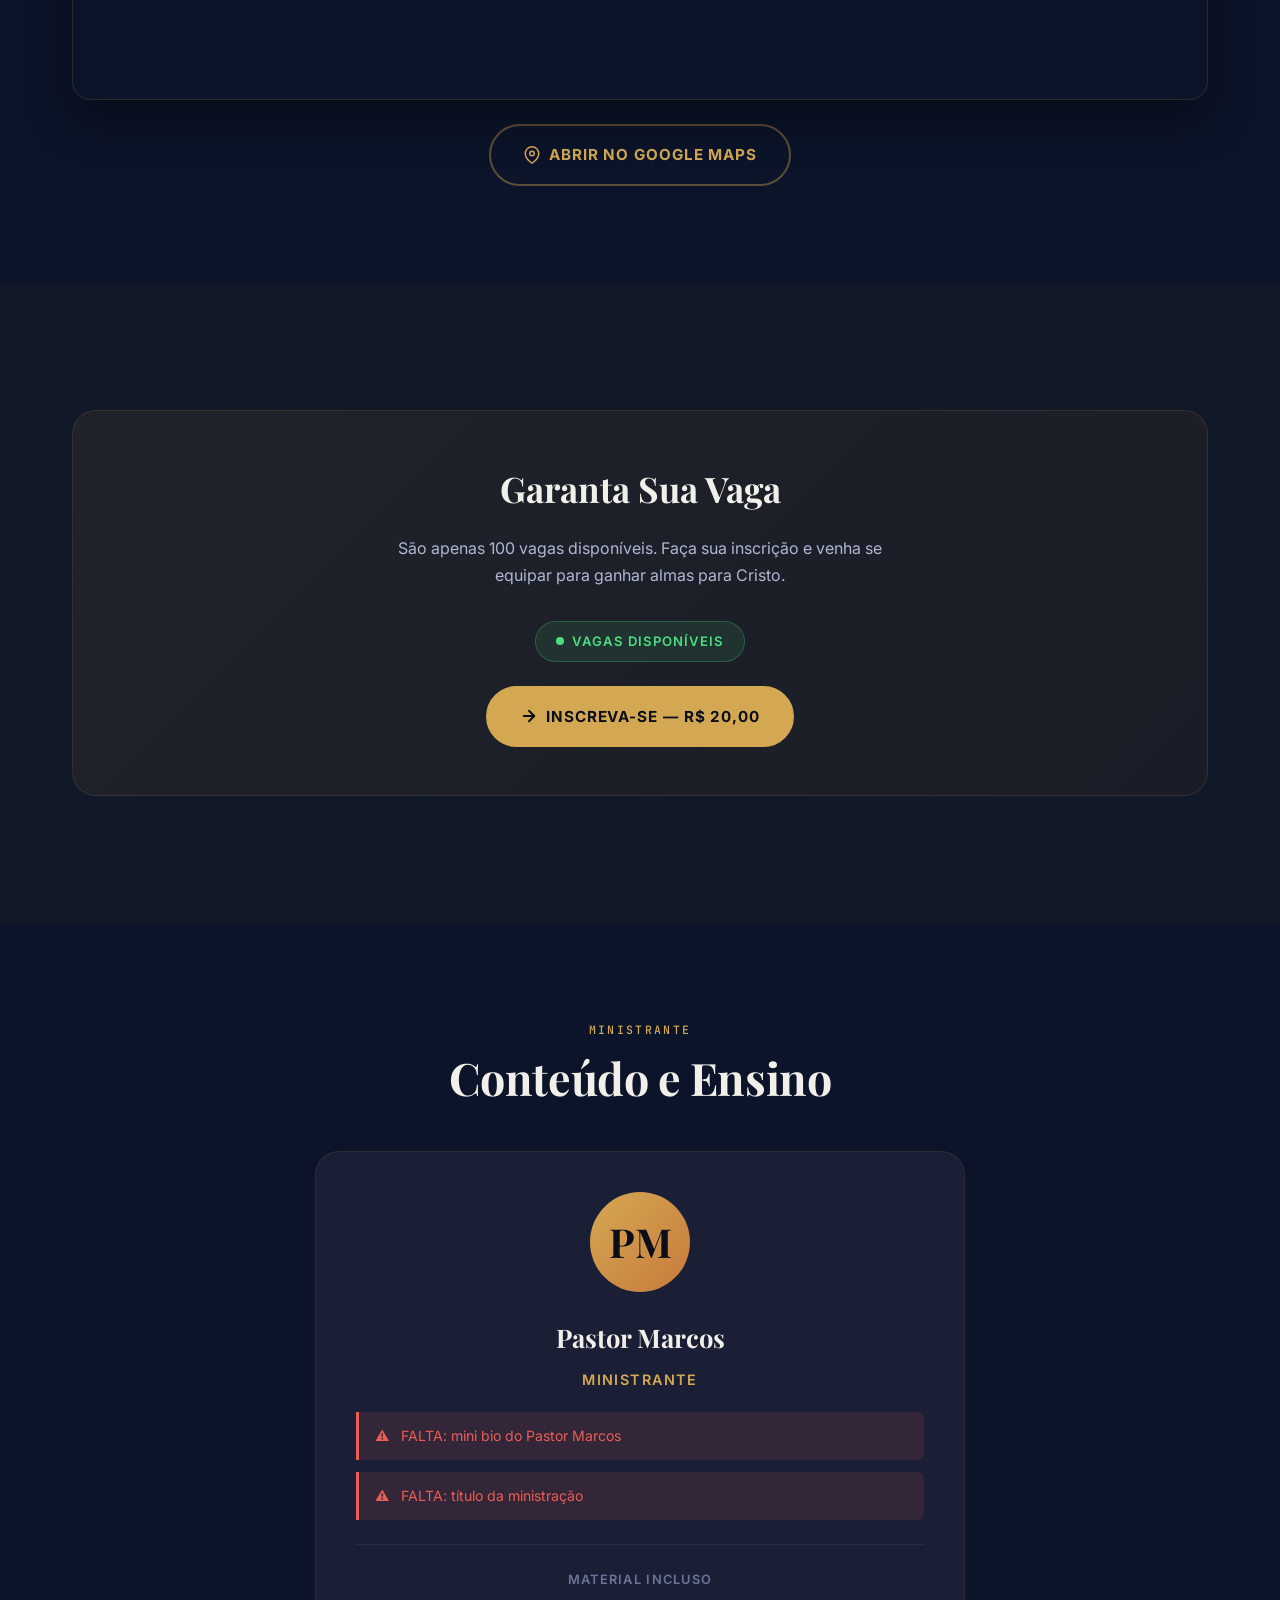
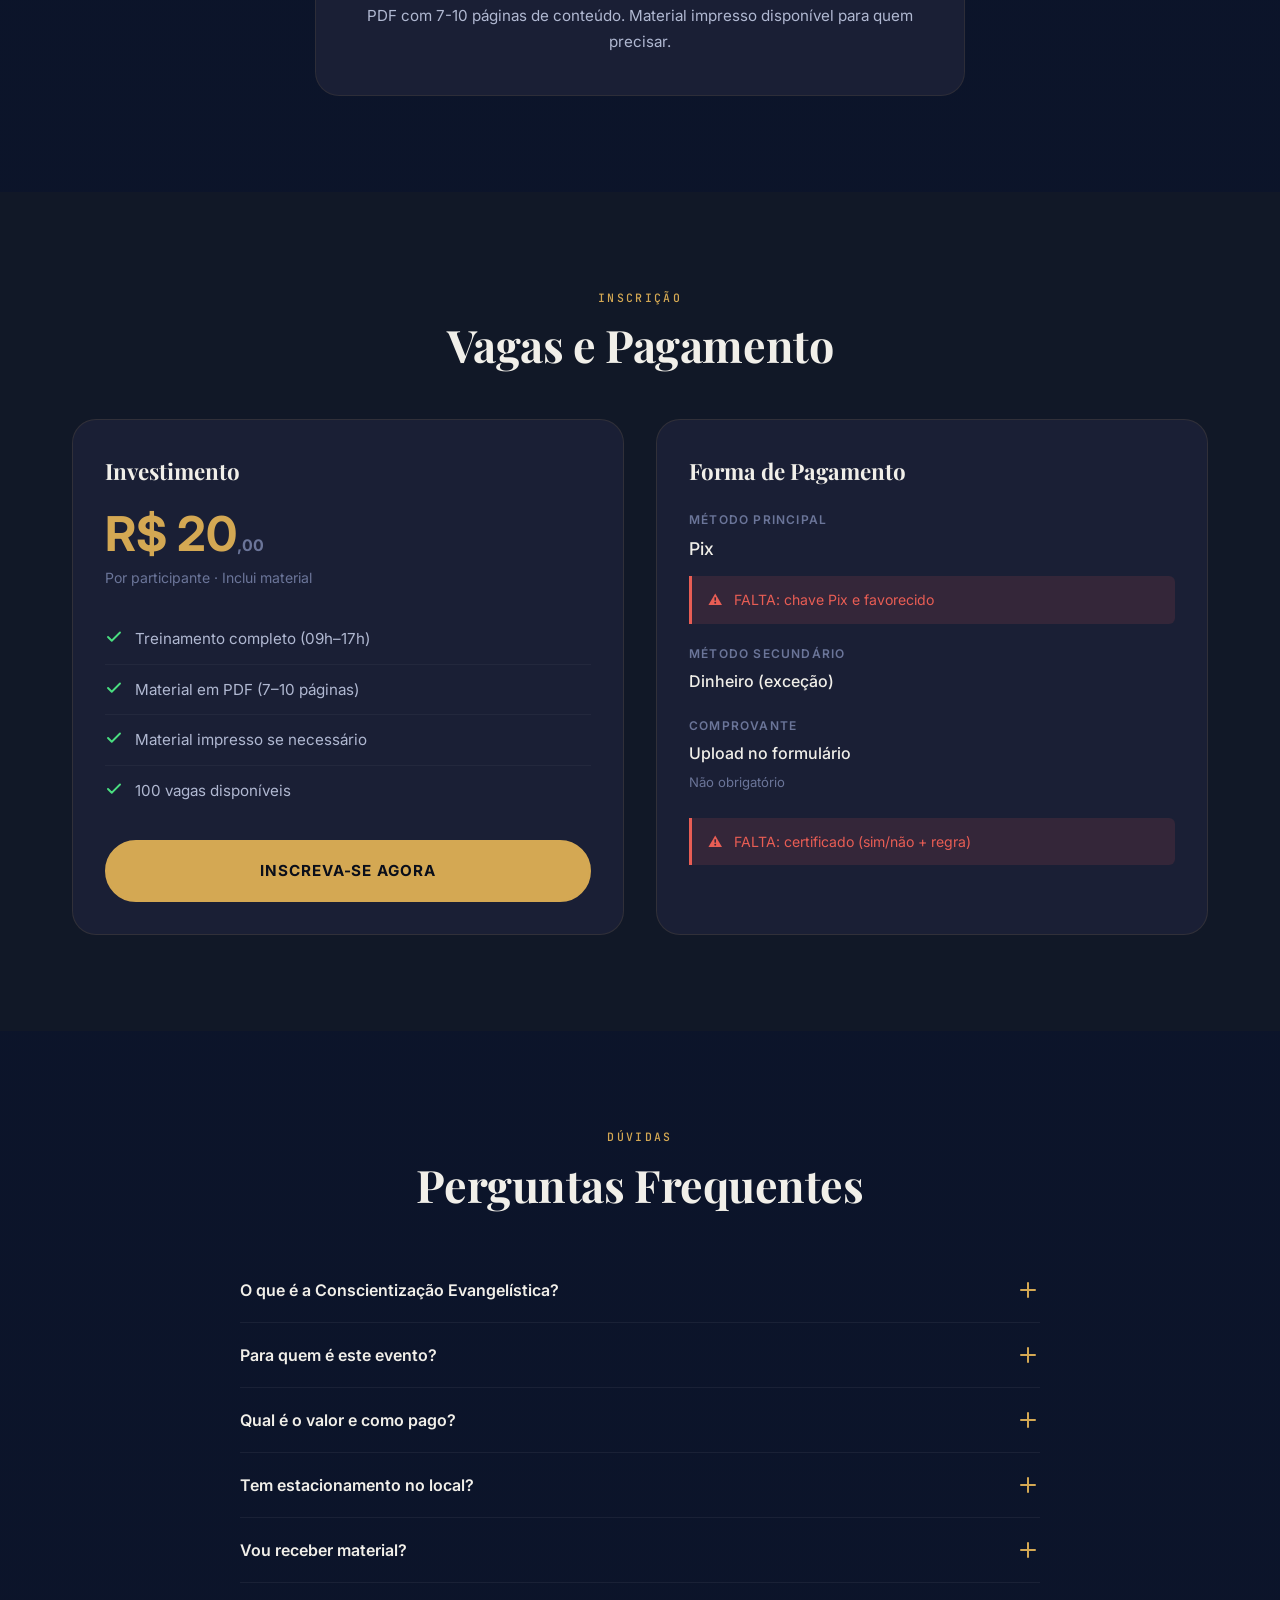
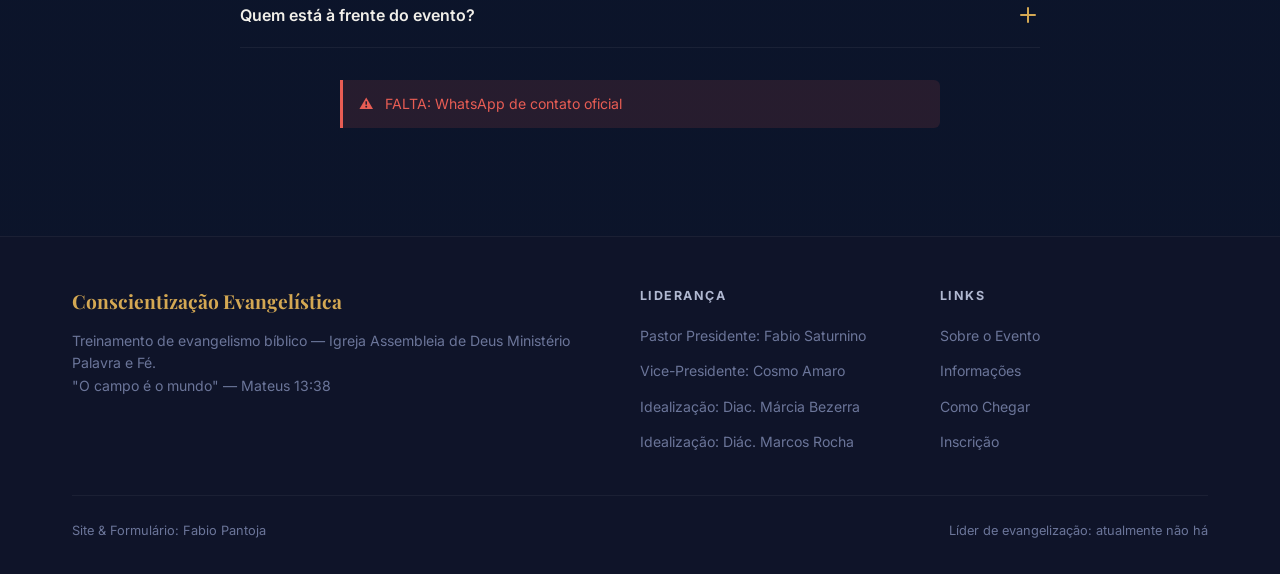
<file: results/opus/ui-ux-pro-max/index.html>
<!DOCTYPE html>
<html lang="pt-BR">

<head>
    <meta charset="UTF-8">
    <meta name="viewport" content="width=device-width, initial-scale=1.0">
    <meta name="description"
        content="Conscientização Evangelística — Treinamento de evangelismo bíblico. O Campo é o Mundo (Mateus 13:38). 30 de Maio de 2026, Igreja AD Ministério Palavra e Fé.">
    <title>Conscientização Evangelística · Evangelizar, é Preciso.</title>
    <link rel="stylesheet" href="style.css">
</head>

<body>
    <!-- Skip Navigation -->
    <a href="#main" class="skip-nav">Pular para o conteúdo principal</a>

    <!-- Grain Overlay -->
    <div class="grain-overlay" aria-hidden="true"></div>

    <!-- ===== NAVBAR ===== -->
    <nav class="navbar" role="navigation" aria-label="Navegação principal">
        <a href="#" class="navbar__brand" aria-label="Início">Evangelizar, é Preciso.</a>

        <ul class="navbar__links" role="list">
            <li><a href="#sobre">Sobre</a></li>
            <li><a href="#info">Informações</a></li>
            <li><a href="#local">Como Chegar</a></li>
            <li><a href="#ministrante">Ministrante</a></li>
            <li><a href="#inscricao">Inscrição</a></li>
            <li><a href="#faq">FAQ</a></li>
        </ul>

        <a href="https://bit.ly/admpf-evento-evangelismo-2026" class="navbar__cta" target="_blank"
            rel="noopener noreferrer" aria-label="Inscreva-se no evento">
            <svg xmlns="http://www.w3.org/2000/svg" width="16" height="16" viewBox="0 0 24 24" fill="none"
                stroke="currentColor" stroke-width="2.5" stroke-linecap="round" stroke-linejoin="round"
                aria-hidden="true">
                <path d="M5 12h14" />
                <path d="m12 5 7 7-7 7" />
            </svg>
            Inscreva-se
        </a>

        <button class="navbar__mobile-toggle" aria-label="Abrir menu" aria-expanded="false" id="mobile-toggle">
            <span></span><span></span><span></span>
        </button>

        <ul class="navbar__mobile-menu" id="mobile-menu" role="list">
            <li><a href="#sobre">Sobre</a></li>
            <li><a href="#info">Informações</a></li>
            <li><a href="#local">Como Chegar</a></li>
            <li><a href="#ministrante">Ministrante</a></li>
            <li><a href="#inscricao">Inscrição</a></li>
            <li><a href="#faq">FAQ</a></li>
            <li>
                <a href="https://bit.ly/admpf-evento-evangelismo-2026" class="btn btn--primary" target="_blank"
                    rel="noopener noreferrer">Inscreva-se</a>
            </li>
        </ul>
    </nav>

    <!-- ===== MAIN ===== -->
    <main id="main">

        <!-- ===== HERO ===== -->
        <section class="hero" aria-labelledby="hero-title">
            <video class="hero__video-mobile" autoplay muted loop playsinline preload="metadata" aria-hidden="true">
                <source src="../../../assets/Video/Cruz1.mp4" type="video/mp4">
            </video>
            <div class="hero__bg" aria-hidden="true"></div>
            <div class="hero__content">
                <span class="hero__label reveal">30 de Maio de 2026 · Rio de Janeiro</span>

                <h1 id="hero-title" class="hero__title reveal">
                    Conscientização Evangelística
                    <span>Evangelizar, é Preciso.</span>
                </h1>

                <p class="hero__verse reveal">
                    "O campo é o mundo, e a boa semente são os filhos do reino, e o joio são os filhos do maligno."
                </p>
                <p class="hero__verse-ref reveal">— Mateus 13:38 (ACF)</p>

                <div class="hero__meta reveal">
                    <div class="hero__meta-item">
                        <svg xmlns="http://www.w3.org/2000/svg" width="20" height="20" viewBox="0 0 24 24" fill="none"
                            stroke="currentColor" stroke-width="2" stroke-linecap="round" stroke-linejoin="round"
                            aria-hidden="true">
                            <rect x="3" y="4" width="18" height="18" rx="2" ry="2" />
                            <line x1="16" y1="2" x2="16" y2="6" />
                            <line x1="8" y1="2" x2="8" y2="6" />
                            <line x1="3" y1="10" x2="21" y2="10" />
                        </svg>
                        30/05/2026
                    </div>
                    <div class="hero__meta-item">
                        <svg xmlns="http://www.w3.org/2000/svg" width="20" height="20" viewBox="0 0 24 24" fill="none"
                            stroke="currentColor" stroke-width="2" stroke-linecap="round" stroke-linejoin="round"
                            aria-hidden="true">
                            <circle cx="12" cy="12" r="10" />
                            <polyline points="12 6 12 12 16 14" />
                        </svg>
                        09h às 17h
                    </div>
                    <div class="hero__meta-item">
                        <svg xmlns="http://www.w3.org/2000/svg" width="20" height="20" viewBox="0 0 24 24" fill="none"
                            stroke="currentColor" stroke-width="2" stroke-linecap="round" stroke-linejoin="round"
                            aria-hidden="true">
                            <path d="M21 10c0 7-9 13-9 13s-9-6-9-13a9 9 0 0 1 18 0z" />
                            <circle cx="12" cy="10" r="3" />
                        </svg>
                        Engenho da Rainha, RJ
                    </div>
                    <div class="hero__meta-item">
                        <svg xmlns="http://www.w3.org/2000/svg" width="20" height="20" viewBox="0 0 24 24" fill="none"
                            stroke="currentColor" stroke-width="2" stroke-linecap="round" stroke-linejoin="round"
                            aria-hidden="true">
                            <path d="M17 21v-2a4 4 0 0 0-4-4H5a4 4 0 0 0-4 4v2" />
                            <circle cx="9" cy="7" r="4" />
                            <path d="M23 21v-2a4 4 0 0 0-3-3.87" />
                            <path d="M16 3.13a4 4 0 0 1 0 7.75" />
                        </svg>
                        100 vagas
                    </div>
                </div>

                <div class="hero__cta-group reveal">
                    <a href="https://bit.ly/admpf-evento-evangelismo-2026" class="btn btn--primary" target="_blank"
                        rel="noopener noreferrer">
                        <svg xmlns="http://www.w3.org/2000/svg" width="18" height="18" viewBox="0 0 24 24" fill="none"
                            stroke="currentColor" stroke-width="2.5" stroke-linecap="round" stroke-linejoin="round"
                            aria-hidden="true">
                            <path d="M5 12h14" />
                            <path d="m12 5 7 7-7 7" />
                        </svg>
                        Inscreva-se Agora — R$ 20
                    </a>
                    <a href="#sobre" class="btn btn--outline">Saiba Mais</a>
                </div>
            </div>
        </section>

        <!-- ===== SOBRE O EVENTO ===== -->
        <section class="section" id="sobre" aria-labelledby="sobre-title">
            <div class="container">
                <div class="section__header reveal">
                    <span class="section__label">Sobre o Evento</span>
                    <h2 class="section__title" id="sobre-title">O Campo é o Mundo</h2>
                    <p class="section__subtitle">
                        Um treinamento interno para equipar cada membro da igreja a evangelizar com sabedoria, amor e
                        fundamento bíblico. Não é uma saída para as ruas — é a preparação que vem antes.
                    </p>
                </div>

                <div class="about-grid">
                    <div class="about-card reveal">
                        <div class="about-card__icon">
                            <svg xmlns="http://www.w3.org/2000/svg" width="24" height="24" viewBox="0 0 24 24"
                                fill="none" stroke="currentColor" stroke-width="2" stroke-linecap="round"
                                stroke-linejoin="round" aria-hidden="true">
                                <path d="M2 3h6a4 4 0 0 1 4 4v14a3 3 0 0 0-3-3H2z" />
                                <path d="M22 3h-6a4 4 0 0 0-4 4v14a3 3 0 0 1 3-3h7z" />
                            </svg>
                        </div>
                        <h3 class="about-card__title">Fundamento Bíblico</h3>
                        <p class="about-card__text">Evangelismo alicerçado nas Escrituras, com ensino sólido e prático
                            sobre como compartilhar o Evangelho de forma eficaz.</p>
                    </div>

                    <div class="about-card reveal">
                        <div class="about-card__icon">
                            <svg xmlns="http://www.w3.org/2000/svg" width="24" height="24" viewBox="0 0 24 24"
                                fill="none" stroke="currentColor" stroke-width="2" stroke-linecap="round"
                                stroke-linejoin="round" aria-hidden="true">
                                <path
                                    d="M20.84 4.61a5.5 5.5 0 0 0-7.78 0L12 5.67l-1.06-1.06a5.5 5.5 0 0 0-7.78 7.78l1.06 1.06L12 21.23l7.78-7.78 1.06-1.06a5.5 5.5 0 0 0 0-7.78z" />
                            </svg>
                        </div>
                        <h3 class="about-card__title">Com Sabedoria e Amor</h3>
                        <p class="about-card__text">Aprender a abordar as pessoas com empatia, respeito e o amor de
                            Cristo, sem imposição e com genuíno interesse.</p>
                    </div>

                    <div class="about-card reveal">
                        <div class="about-card__icon">
                            <svg xmlns="http://www.w3.org/2000/svg" width="24" height="24" viewBox="0 0 24 24"
                                fill="none" stroke="currentColor" stroke-width="2" stroke-linecap="round"
                                stroke-linejoin="round" aria-hidden="true">
                                <path d="M17 21v-2a4 4 0 0 0-4-4H5a4 4 0 0 0-4 4v2" />
                                <circle cx="9" cy="7" r="4" />
                                <path d="M23 21v-2a4 4 0 0 0-3-3.87" />
                                <path d="M16 3.13a4 4 0 0 1 0 7.75" />
                            </svg>
                        </div>
                        <h3 class="about-card__title">Para Todos</h3>
                        <p class="about-card__text">Aberto a todos que desejam ganhar almas para o Senhor Jesus Cristo.
                            Treinamento com material completo incluso.</p>
                    </div>
                </div>
            </div>
        </section>

        <!-- ===== INFORMAÇÕES DO EVENTO ===== -->
        <section class="section section--alt" id="info" aria-labelledby="info-title">
            <div class="container">
                <div class="section__header reveal">
                    <span class="section__label">Detalhes</span>
                    <h2 class="section__title" id="info-title">Informações do Evento</h2>
                </div>

                <div class="info-grid">
                    <div class="info-item reveal">
                        <div class="info-item__icon">
                            <svg xmlns="http://www.w3.org/2000/svg" width="20" height="20" viewBox="0 0 24 24"
                                fill="none" stroke="currentColor" stroke-width="2" stroke-linecap="round"
                                stroke-linejoin="round">
                                <rect x="3" y="4" width="18" height="18" rx="2" ry="2" />
                                <line x1="16" y1="2" x2="16" y2="6" />
                                <line x1="8" y1="2" x2="8" y2="6" />
                                <line x1="3" y1="10" x2="21" y2="10" />
                            </svg>
                        </div>
                        <div>
                            <p class="info-item__label">Data</p>
                            <p class="info-item__value">30 de Maio de 2026 (Sábado)</p>
                        </div>
                    </div>

                    <div class="info-item reveal">
                        <div class="info-item__icon">
                            <svg xmlns="http://www.w3.org/2000/svg" width="20" height="20" viewBox="0 0 24 24"
                                fill="none" stroke="currentColor" stroke-width="2" stroke-linecap="round"
                                stroke-linejoin="round">
                                <circle cx="12" cy="12" r="10" />
                                <polyline points="12 6 12 12 16 14" />
                            </svg>
                        </div>
                        <div>
                            <p class="info-item__label">Horário</p>
                            <p class="info-item__value">09h às 17h</p>
                            <p class="info-item__note">Dia inteiro de treinamento</p>
                        </div>
                    </div>

                    <div class="info-item reveal">
                        <div class="info-item__icon">
                            <svg xmlns="http://www.w3.org/2000/svg" width="20" height="20" viewBox="0 0 24 24"
                                fill="none" stroke="currentColor" stroke-width="2" stroke-linecap="round"
                                stroke-linejoin="round">
                                <path d="M21 10c0 7-9 13-9 13s-9-6-9-13a9 9 0 0 1 18 0z" />
                                <circle cx="12" cy="10" r="3" />
                            </svg>
                        </div>
                        <div>
                            <p class="info-item__label">Local</p>
                            <p class="info-item__value">Igreja Assembleia de Deus Ministério Palavra e Fé</p>
                            <p class="info-item__note">Av. Pr. Martin Luter King Jr., nº 3275 - Engenho da Rainha - RJ
                            </p>
                        </div>
                    </div>

                    <div class="info-item reveal">
                        <div class="info-item__icon">
                            <svg xmlns="http://www.w3.org/2000/svg" width="20" height="20" viewBox="0 0 24 24"
                                fill="none" stroke="currentColor" stroke-width="2" stroke-linecap="round"
                                stroke-linejoin="round">
                                <circle cx="12" cy="12" r="10" />
                                <line x1="12" y1="8" x2="12" y2="12" />
                                <line x1="12" y1="16" x2="12.01" y2="16" />
                            </svg>
                        </div>
                        <div>
                            <p class="info-item__label">Referência</p>
                            <p class="info-item__value">Na passarela do Metrô do Engenho da Rainha</p>
                            <p class="info-item__note">Sentido Centro (Antiga Automóvel Clube)</p>
                        </div>
                    </div>

                    <div class="info-item reveal">
                        <div class="info-item__icon">
                            <svg xmlns="http://www.w3.org/2000/svg" width="20" height="20" viewBox="0 0 24 24"
                                fill="none" stroke="currentColor" stroke-width="2" stroke-linecap="round"
                                stroke-linejoin="round">
                                <rect x="1" y="3" width="15" height="13" />
                                <polygon points="16 8 20 8 23 11 23 16 16 16 16 8" />
                                <circle cx="5.5" cy="18.5" r="2.5" />
                                <circle cx="18.5" cy="18.5" r="2.5" />
                            </svg>
                        </div>
                        <div>
                            <p class="info-item__label">Transporte</p>
                            <p class="info-item__value">Metrô: Estação Engenho da Rainha</p>
                            <p class="info-item__note">Ônibus (parcial): 688, 687, 908...</p>
                            <div class="falta">
                                <span class="falta__icon">⚠</span>
                                <span>FALTA: lista completa de ônibus</span>
                            </div>
                        </div>
                    </div>

                    <div class="info-item reveal">
                        <div class="info-item__icon">
                            <svg xmlns="http://www.w3.org/2000/svg" width="20" height="20" viewBox="0 0 24 24"
                                fill="none" stroke="currentColor" stroke-width="2" stroke-linecap="round"
                                stroke-linejoin="round">
                                <path d="M18 8h1a4 4 0 0 1 0 8h-1" />
                                <path d="M2 8h16v9a4 4 0 0 1-4 4H6a4 4 0 0 1-4-4V8z" />
                                <line x1="6" y1="1" x2="6" y2="4" />
                                <line x1="10" y1="1" x2="10" y2="4" />
                                <line x1="14" y1="1" x2="14" y2="4" />
                            </svg>
                        </div>
                        <div>
                            <p class="info-item__label">Estacionamento</p>
                            <p class="info-item__value" style="color: var(--danger); font-weight: 600;">NÃO TEM
                                estacionamento no local</p>
                            <p class="info-item__note">Recomendamos transporte público</p>
                        </div>
                    </div>
                </div>

                <div class="falta reveal"
                    style="margin-top: var(--space-6); max-width: 600px; margin-left: auto; margin-right: auto;">
                    <span class="falta__icon">⚠</span>
                    <span>FALTA: programação detalhada do dia</span>
                </div>
                <div class="falta reveal" style="max-width: 600px; margin-left: auto; margin-right: auto;">
                    <span class="falta__icon">⚠</span>
                    <span>FALTA: informações sobre alimentação</span>
                </div>
            </div>
        </section>

        <!-- ===== COMO CHEGAR (MAPA) ===== -->
        <section class="section" id="local" aria-labelledby="local-title">
            <div class="container">
                <div class="section__header reveal">
                    <span class="section__label">Localização</span>
                    <h2 class="section__title" id="local-title">Como Chegar</h2>
                    <p class="section__subtitle">
                        Igreja AD Ministério Palavra e Fé — Av. Pr. Martin Luter King Jr., nº 3275 - Engenho da Rainha,
                        Rio de Janeiro/RJ
                    </p>
                </div>

                <div class="map-wrapper reveal">
                    <iframe
                        src="https://www.google.com/maps/embed?pb=!1m18!1m12!1m3!1d3675.2!2d-43.2583!3d-22.8867!2m3!1f0!2f0!3f0!3m2!1i1024!2i768!4f13.1!3m3!1m2!1s0x0%3A0x0!2zMjLCsDUzJzEyLjEiUyA0M8KwMTUnMjkuOSJX!5e0!3m2!1spt-BR!2sbr!4v1"
                        allowfullscreen="" loading="lazy" referrerpolicy="no-referrer-when-downgrade"
                        title="Mapa da localização da Igreja AD Ministério Palavra e Fé">
                    </iframe>
                </div>

                <div style="text-align: center; margin-top: var(--space-6);">
                    <a href="https://maps.app.goo.gl/yxSENqNJfN11vMG59" class="btn btn--outline" target="_blank"
                        rel="noopener noreferrer">
                        <svg xmlns="http://www.w3.org/2000/svg" width="18" height="18" viewBox="0 0 24 24" fill="none"
                            stroke="currentColor" stroke-width="2" stroke-linecap="round" stroke-linejoin="round"
                            aria-hidden="true">
                            <path d="M21 10c0 7-9 13-9 13s-9-6-9-13a9 9 0 0 1 18 0z" />
                            <circle cx="12" cy="10" r="3" />
                        </svg>
                        Abrir no Google Maps
                    </a>
                </div>
            </div>
        </section>

        <!-- ===== CTA MID-PAGE ===== -->
        <section class="section section--alt" aria-label="Chamada para inscrição">
            <div class="container">
                <div class="cta-banner reveal">
                    <h2 class="cta-banner__title">Garanta Sua Vaga</h2>
                    <p class="cta-banner__text">São apenas 100 vagas disponíveis. Faça sua inscrição e venha se equipar
                        para ganhar almas para Cristo.</p>
                    <div class="vacancy-badge">
                        <span class="vacancy-badge__dot" aria-hidden="true"></span>
                        Vagas Disponíveis
                    </div>
                    <div style="margin-top: var(--space-6);">
                        <a href="https://bit.ly/admpf-evento-evangelismo-2026" class="btn btn--primary" target="_blank"
                            rel="noopener noreferrer">
                            <svg xmlns="http://www.w3.org/2000/svg" width="18" height="18" viewBox="0 0 24 24"
                                fill="none" stroke="currentColor" stroke-width="2.5" stroke-linecap="round"
                                stroke-linejoin="round" aria-hidden="true">
                                <path d="M5 12h14" />
                                <path d="m12 5 7 7-7 7" />
                            </svg>
                            Inscreva-se — R$ 20,00
                        </a>
                    </div>
                </div>
            </div>
        </section>

        <!-- ===== MINISTRANTE ===== -->
        <section class="section" id="ministrante" aria-labelledby="ministrante-title">
            <div class="container">
                <div class="section__header reveal">
                    <span class="section__label">Ministrante</span>
                    <h2 class="section__title" id="ministrante-title">Conteúdo e Ensino</h2>
                </div>

                <div class="speaker-card reveal">
                    <div class="speaker-card__avatar" aria-hidden="true">PM</div>
                    <h3 class="speaker-card__name">Pastor Marcos</h3>
                    <p class="speaker-card__role">Ministrante</p>

                    <div class="falta">
                        <span class="falta__icon">⚠</span>
                        <span>FALTA: mini bio do Pastor Marcos</span>
                    </div>

                    <div class="falta">
                        <span class="falta__icon">⚠</span>
                        <span>FALTA: título da ministração</span>
                    </div>

                    <div class="speaker-card__material">
                        <p class="speaker-card__material-title">Material Incluso</p>
                        <p class="speaker-card__material-text">
                            PDF com 7-10 páginas de conteúdo. Material impresso disponível para quem precisar.
                        </p>
                    </div>
                </div>
            </div>
        </section>

        <!-- ===== INSCRIÇÃO / VAGAS / PAGAMENTO ===== -->
        <section class="section section--alt" id="inscricao" aria-labelledby="inscricao-title">
            <div class="container">
                <div class="section__header reveal">
                    <span class="section__label">Inscrição</span>
                    <h2 class="section__title" id="inscricao-title">Vagas e Pagamento</h2>
                </div>

                <div class="registration-grid">
                    <div class="registration-box reveal">
                        <h3 class="registration-box__title">Investimento</h3>
                        <p class="registration-box__price">R$ 20<span
                                style="font-size: 1rem; color: var(--fg-muted);">,00</span></p>
                        <p class="registration-box__price-note">Por participante · Inclui material</p>

                        <ul class="registration-box__list">
                            <li>
                                <svg xmlns="http://www.w3.org/2000/svg" width="18" height="18" viewBox="0 0 24 24"
                                    fill="none" stroke="currentColor" stroke-width="2.5" stroke-linecap="round"
                                    stroke-linejoin="round">
                                    <polyline points="20 6 9 17 4 12" />
                                </svg>
                                Treinamento completo (09h–17h)
                            </li>
                            <li>
                                <svg xmlns="http://www.w3.org/2000/svg" width="18" height="18" viewBox="0 0 24 24"
                                    fill="none" stroke="currentColor" stroke-width="2.5" stroke-linecap="round"
                                    stroke-linejoin="round">
                                    <polyline points="20 6 9 17 4 12" />
                                </svg>
                                Material em PDF (7–10 páginas)
                            </li>
                            <li>
                                <svg xmlns="http://www.w3.org/2000/svg" width="18" height="18" viewBox="0 0 24 24"
                                    fill="none" stroke="currentColor" stroke-width="2.5" stroke-linecap="round"
                                    stroke-linejoin="round">
                                    <polyline points="20 6 9 17 4 12" />
                                </svg>
                                Material impresso se necessário
                            </li>
                            <li>
                                <svg xmlns="http://www.w3.org/2000/svg" width="18" height="18" viewBox="0 0 24 24"
                                    fill="none" stroke="currentColor" stroke-width="2.5" stroke-linecap="round"
                                    stroke-linejoin="round">
                                    <polyline points="20 6 9 17 4 12" />
                                </svg>
                                100 vagas disponíveis
                            </li>
                        </ul>

                        <a href="https://bit.ly/admpf-evento-evangelismo-2026" class="btn btn--primary"
                            style="width: 100%;" target="_blank" rel="noopener noreferrer">
                            Inscreva-se Agora
                        </a>
                    </div>

                    <div class="registration-box reveal">
                        <h3 class="registration-box__title">Forma de Pagamento</h3>

                        <div style="margin-bottom: var(--space-5);">
                            <p class="info-item__label">Método principal</p>
                            <p class="info-item__value" style="font-size: 1.1rem;">Pix</p>
                            <div class="falta" style="margin-top: var(--space-3);">
                                <span class="falta__icon">⚠</span>
                                <span>FALTA: chave Pix e favorecido</span>
                            </div>
                        </div>

                        <div style="margin-bottom: var(--space-5);">
                            <p class="info-item__label">Método secundário</p>
                            <p class="info-item__value">Dinheiro (exceção)</p>
                        </div>

                        <div>
                            <p class="info-item__label">Comprovante</p>
                            <p class="info-item__value">Upload no formulário</p>
                            <p class="info-item__note">Não obrigatório</p>
                        </div>

                        <div class="falta" style="margin-top: var(--space-6);">
                            <span class="falta__icon">⚠</span>
                            <span>FALTA: certificado (sim/não + regra)</span>
                        </div>
                    </div>
                </div>
            </div>
        </section>

        <!-- ===== FAQ ===== -->
        <section class="section" id="faq" aria-labelledby="faq-title">
            <div class="container">
                <div class="section__header reveal">
                    <span class="section__label">Dúvidas</span>
                    <h2 class="section__title" id="faq-title">Perguntas Frequentes</h2>
                </div>

                <div class="faq-list">
                    <div class="faq-item reveal">
                        <button class="faq-item__question" aria-expanded="false">
                            O que é a Conscientização Evangelística?
                            <svg class="faq-item__icon" xmlns="http://www.w3.org/2000/svg" width="24" height="24"
                                viewBox="0 0 24 24" fill="none" stroke="currentColor" stroke-width="2"
                                stroke-linecap="round" stroke-linejoin="round" aria-hidden="true">
                                <line x1="12" y1="5" x2="12" y2="19" />
                                <line x1="5" y1="12" x2="19" y2="12" />
                            </svg>
                        </button>
                        <div class="faq-item__answer" role="region">
                            É um treinamento interno da igreja para preparar membros a evangelizar de forma bíblica, com
                            sabedoria e amor. Não é uma saída para as ruas — é o preparo que antecede essa missão.
                        </div>
                    </div>

                    <div class="faq-item reveal">
                        <button class="faq-item__question" aria-expanded="false">
                            Para quem é este evento?
                            <svg class="faq-item__icon" xmlns="http://www.w3.org/2000/svg" width="24" height="24"
                                viewBox="0 0 24 24" fill="none" stroke="currentColor" stroke-width="2"
                                stroke-linecap="round" stroke-linejoin="round" aria-hidden="true">
                                <line x1="12" y1="5" x2="12" y2="19" />
                                <line x1="5" y1="12" x2="19" y2="12" />
                            </svg>
                        </button>
                        <div class="faq-item__answer" role="region">
                            Para todos que desejam ganhar almas para o Senhor Jesus Cristo. Não é necessário ter
                            experiência anterior em evangelismo.
                        </div>
                    </div>

                    <div class="faq-item reveal">
                        <button class="faq-item__question" aria-expanded="false">
                            Qual é o valor e como pago?
                            <svg class="faq-item__icon" xmlns="http://www.w3.org/2000/svg" width="24" height="24"
                                viewBox="0 0 24 24" fill="none" stroke="currentColor" stroke-width="2"
                                stroke-linecap="round" stroke-linejoin="round" aria-hidden="true">
                                <line x1="12" y1="5" x2="12" y2="19" />
                                <line x1="5" y1="12" x2="19" y2="12" />
                            </svg>
                        </button>
                        <div class="faq-item__answer" role="region">
                            O investimento é de R$ 20,00 por participante. O pagamento principal é via Pix. Dinheiro é
                            aceito como exceção. O comprovante pode ser enviado no formulário de inscrição, mas não é
                            obrigatório.
                        </div>
                    </div>

                    <div class="faq-item reveal">
                        <button class="faq-item__question" aria-expanded="false">
                            Tem estacionamento no local?
                            <svg class="faq-item__icon" xmlns="http://www.w3.org/2000/svg" width="24" height="24"
                                viewBox="0 0 24 24" fill="none" stroke="currentColor" stroke-width="2"
                                stroke-linecap="round" stroke-linejoin="round" aria-hidden="true">
                                <line x1="12" y1="5" x2="12" y2="19" />
                                <line x1="5" y1="12" x2="19" y2="12" />
                            </svg>
                        </button>
                        <div class="faq-item__answer" role="region">
                            Não, não há estacionamento disponível no local. Recomendamos utilizar transporte público —
                            Metrô (Estação Engenho da Rainha) ou ônibus (linhas 688, 687, 908, entre outras).
                        </div>
                    </div>

                    <div class="faq-item reveal">
                        <button class="faq-item__question" aria-expanded="false">
                            Vou receber material?
                            <svg class="faq-item__icon" xmlns="http://www.w3.org/2000/svg" width="24" height="24"
                                viewBox="0 0 24 24" fill="none" stroke="currentColor" stroke-width="2"
                                stroke-linecap="round" stroke-linejoin="round" aria-hidden="true">
                                <line x1="12" y1="5" x2="12" y2="19" />
                                <line x1="5" y1="12" x2="19" y2="12" />
                            </svg>
                        </button>
                        <div class="faq-item__answer" role="region">
                            Sim! O ministrante Pastor Marcos preparou um PDF de 7 a 10 páginas com o conteúdo do
                            treinamento. Para quem precisar, haverá material impresso disponível.
                        </div>
                    </div>

                    <div class="faq-item reveal">
                        <button class="faq-item__question" aria-expanded="false">
                            Quem está à frente do evento?
                            <svg class="faq-item__icon" xmlns="http://www.w3.org/2000/svg" width="24" height="24"
                                viewBox="0 0 24 24" fill="none" stroke="currentColor" stroke-width="2"
                                stroke-linecap="round" stroke-linejoin="round" aria-hidden="true">
                                <line x1="12" y1="5" x2="12" y2="19" />
                                <line x1="5" y1="12" x2="19" y2="12" />
                            </svg>
                        </button>
                        <div class="faq-item__answer" role="region">
                            Idealização: Diaconisa Márcia Bezerra e Diácono Marcos Rocha. Ministração: Pastor Marcos.
                            Sob a presidência do Pastor Fabio Saturnino e vice-presidência do Pastor Cosmo Amaro.
                        </div>
                    </div>
                </div>

                <div class="falta reveal"
                    style="margin-top: var(--space-8); max-width: 600px; margin-left: auto; margin-right: auto;">
                    <span class="falta__icon">⚠</span>
                    <span>FALTA: WhatsApp de contato oficial</span>
                </div>
            </div>
        </section>

    </main>

    <!-- ===== FOOTER ===== -->
    <footer class="footer" role="contentinfo">
        <div class="container">
            <div class="footer__grid">
                <div>
                    <p class="footer__brand">Conscientização Evangelística</p>
                    <p class="footer__text">
                        Treinamento de evangelismo bíblico — Igreja Assembleia de Deus Ministério Palavra e Fé.<br>
                        "O campo é o mundo" — Mateus 13:38
                    </p>
                </div>
                <div>
                    <p class="footer__title">Liderança</p>
                    <ul class="footer__links">
                        <li><span style="color: var(--fg-muted); font-size: 0.88rem;">Pastor Presidente: Fabio
                                Saturnino</span></li>
                        <li><span style="color: var(--fg-muted); font-size: 0.88rem;">Vice-Presidente: Cosmo
                                Amaro</span></li>
                        <li><span style="color: var(--fg-muted); font-size: 0.88rem;">Idealização: Diac. Márcia
                                Bezerra</span></li>
                        <li><span style="color: var(--fg-muted); font-size: 0.88rem;">Idealização: Diác. Marcos
                                Rocha</span></li>
                    </ul>
                </div>
                <div>
                    <p class="footer__title">Links</p>
                    <ul class="footer__links">
                        <li><a href="#sobre">Sobre o Evento</a></li>
                        <li><a href="#info">Informações</a></li>
                        <li><a href="#local">Como Chegar</a></li>
                        <li><a href="https://bit.ly/admpf-evento-evangelismo-2026" target="_blank"
                                rel="noopener noreferrer">Inscrição</a></li>
                    </ul>
                </div>
            </div>
            <div class="footer__bottom">
                <p>Site &amp; Formulário: Fabio Pantoja</p>
                <p>Líder de evangelização: atualmente não há</p>
            </div>
        </div>
    </footer>

    <script src="script.js"></script>
</body>

</html>
</file>
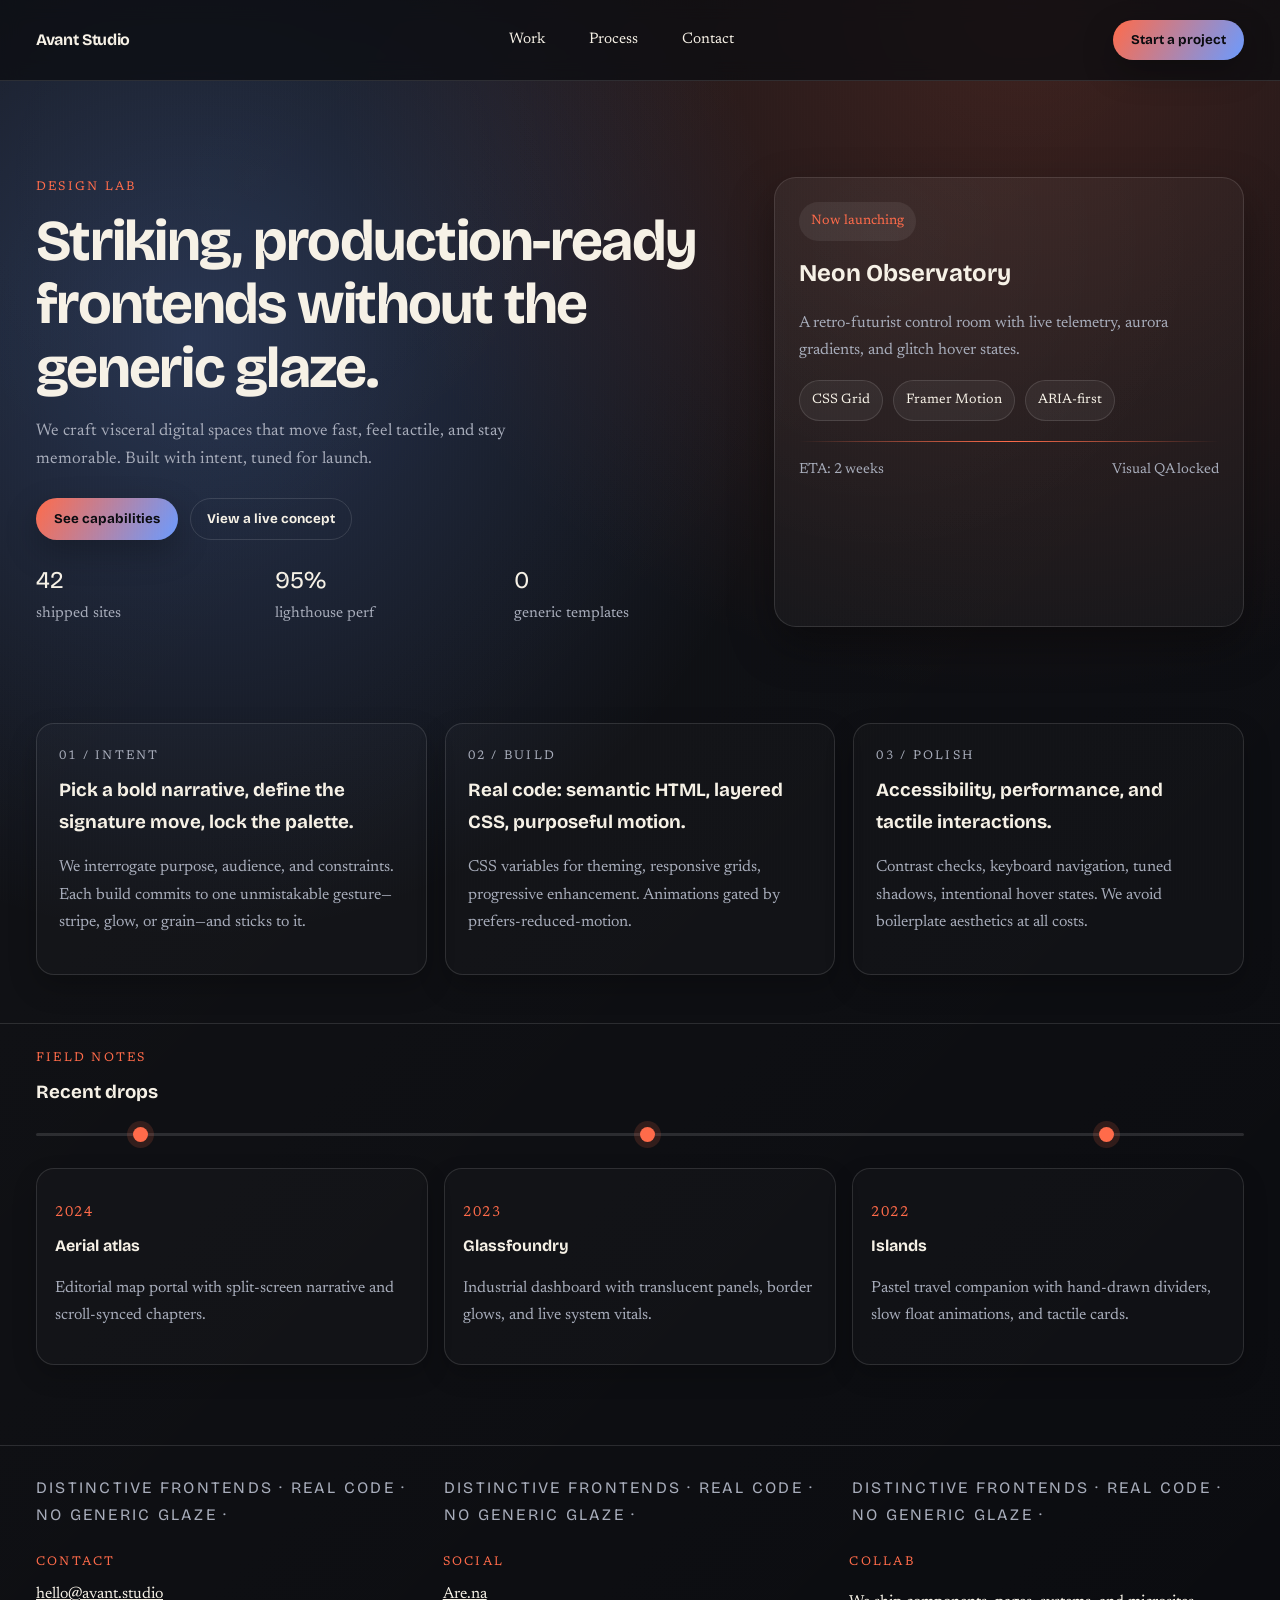
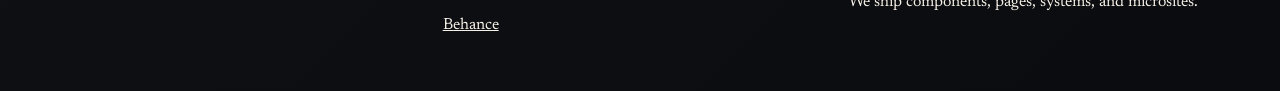
<file: .agents/skills/frontend-design/assets/vanilla-starter/index.html>
<!DOCTYPE html>
<html lang="en">
<head>
  <meta charset="UTF-8" />
  <meta name="viewport" content="width=device-width, initial-scale=1.0" />
  <title>Avant Studio</title>
  <link rel="preconnect" href="https://fonts.googleapis.com">
  <link rel="preconnect" href="https://fonts.gstatic.com" crossorigin>
  <link href="https://fonts.googleapis.com/css2?family=Bricolage+Grotesque:wght@500;700&family=Newsreader:opsz,wght@6..72,400;600&display=swap" rel="stylesheet">
  <link rel="stylesheet" href="./style.css" />
</head>
<body>
  <a class="skip-link" href="#main">Skip to content</a>
  <div class="grain"></div>
  <header class="top-bar">
    <div class="logo">Avant Studio</div>
    <nav>
      <a href="#main">Work</a>
      <a href="#process">Process</a>
      <a href="#contact">Contact</a>
    </nav>
    <button class="cta">Start a project</button>
  </header>

  <main id="main">
    <section class="hero">
      <div class="hero-copy">
        <p class="eyebrow">Design lab</p>
        <h1>Striking, production-ready frontends without the generic glaze.</h1>
        <p class="lede">We craft visceral digital spaces that move fast, feel tactile, and stay memorable. Built with intent, tuned for launch.</p>
        <div class="actions">
          <button class="cta primary">See capabilities</button>
          <button class="ghost">View a live concept</button>
        </div>
        <div class="stats">
          <div><span>42</span> shipped sites</div>
          <div><span>95%</span> lighthouse perf</div>
          <div><span>0</span> generic templates</div>
        </div>
      </div>
      <div class="hero-card reveal">
        <div class="tag">Now launching</div>
        <div class="card-body">
          <h2>Neon Observatory</h2>
          <p>A retro-futurist control room with live telemetry, aurora gradients, and glitch hover states.</p>
          <div class="pill">CSS Grid</div>
          <div class="pill">Framer Motion</div>
          <div class="pill">ARIA-first</div>
          <div class="line"></div>
          <div class="meta">
            <span>ETA: 2 weeks</span>
            <span>Visual QA locked</span>
          </div>
        </div>
      </div>
    </section>

    <section class="grid" id="process">
      <article class="panel reveal">
        <p class="eyebrow">01 / Intent</p>
        <h3>Pick a bold narrative, define the signature move, lock the palette.</h3>
        <p>We interrogate purpose, audience, and constraints. Each build commits to one unmistakable gesture—stripe, glow, or grain—and sticks to it.</p>
      </article>
      <article class="panel reveal">
        <p class="eyebrow">02 / Build</p>
        <h3>Real code: semantic HTML, layered CSS, purposeful motion.</h3>
        <p>CSS variables for theming, responsive grids, progressive enhancement. Animations gated by prefers-reduced-motion.</p>
      </article>
      <article class="panel reveal">
        <p class="eyebrow">03 / Polish</p>
        <h3>Accessibility, performance, and tactile interactions.</h3>
        <p>Contrast checks, keyboard navigation, tuned shadows, intentional hover states. We avoid boilerplate aesthetics at all costs.</p>
      </article>
    </section>

    <section class="timeline" id="contact">
      <div class="timeline-head">
        <p class="eyebrow">Field notes</p>
        <h3>Recent drops</h3>
      </div>
      <div class="timeline-rail">
        <div class="dot"></div>
        <div class="dot"></div>
        <div class="dot"></div>
      </div>
      <div class="timeline-items">
        <div class="timeline-card reveal">
          <p class="label">2024</p>
          <h4>Aerial atlas</h4>
          <p>Editorial map portal with split-screen narrative and scroll-synced chapters.</p>
        </div>
        <div class="timeline-card reveal">
          <p class="label">2023</p>
          <h4>Glassfoundry</h4>
          <p>Industrial dashboard with translucent panels, border glows, and live system vitals.</p>
        </div>
        <div class="timeline-card reveal">
          <p class="label">2022</p>
          <h4>Islands</h4>
          <p>Pastel travel companion with hand-drawn dividers, slow float animations, and tactile cards.</p>
        </div>
      </div>
    </section>
  </main>

  <footer class="footer">
    <div class="marquee" aria-hidden="true">
      <span>Distinctive frontends · Real code · No generic glaze · </span>
      <span>Distinctive frontends · Real code · No generic glaze · </span>
      <span>Distinctive frontends · Real code · No generic glaze · </span>
    </div>
    <div class="footer-grid">
      <div>
        <p class="eyebrow">Contact</p>
        <a href="mailto:hello@avant.studio">hello@avant.studio</a>
      </div>
      <div>
        <p class="eyebrow">Social</p>
        <a href="#">Are.na</a>
        <a href="#">Behance</a>
      </div>
      <div>
        <p class="eyebrow">Collab</p>
        <p>We ship components, pages, systems, and microsites.</p>
      </div>
    </div>
  </footer>

  <script src="./script.js"></script>
</body>
</html>
</file>
<file: winner-site/style.css>
/* ============================================
   CONSCIENTIZAÇÃO EVANGELÍSTICA - Landing Page
   Skill: ui-ux-pro-max
   Design System: Spiritual Elegance
   ============================================ */

/* --- Google Fonts --- */
@import url('https://fonts.googleapis.com/css2?family=Playfair+Display:ital,wght@0,400;0,700;0,900;1,400&family=Inter:wght@300;400;500;600;700&family=JetBrains+Mono:wght@400;500&display=swap');

/* --- Design Tokens --- */
:root {
    /* Palette */
    --bg-primary: #0a0e1a;
    --bg-secondary: #111827;
    --bg-card: #1a1f35;
    --bg-card-hover: #222845;
    --surface: #0f1429;
    --fg-primary: #f1efe9;
    --fg-secondary: #b0b8d1;
    --fg-muted: #6b7599;
    --accent-gold: #d4a853;
    --accent-gold-light: #e8c66a;
    --accent-gold-dark: #b8912e;
    --accent-warm: #c77a3c;
    --cta-bg: #d4a853;
    --cta-fg: #0a0e1a;
    --cta-hover: #e8c66a;
    --danger: #e85d54;
    --success: #4ade80;
    --info: #60a5fa;
    --falta-bg: rgba(232, 93, 84, 0.12);
    --falta-border: #e85d54;

    /* Typography */
    --font-display: 'Playfair Display', Georgia, 'Times New Roman', serif;
    --font-body: 'Inter', -apple-system, BlinkMacSystemFont, 'Segoe UI', sans-serif;
    --font-mono: 'JetBrains Mono', 'Fira Code', monospace;

    /* Spacing Scale (4px base) */
    --space-1: 0.25rem;
    --space-2: 0.5rem;
    --space-3: 0.75rem;
    --space-4: 1rem;
    --space-5: 1.25rem;
    --space-6: 1.5rem;
    --space-8: 2rem;
    --space-10: 2.5rem;
    --space-12: 3rem;
    --space-16: 4rem;
    --space-20: 5rem;
    --space-24: 6rem;

    /* Radii */
    --radius-sm: 6px;
    --radius-md: 12px;
    --radius-lg: 18px;
    --radius-xl: 24px;
    --radius-full: 9999px;

    /* Shadows */
    --shadow-sm: 0 2px 8px rgba(0, 0, 0, 0.25);
    --shadow-md: 0 8px 24px rgba(0, 0, 0, 0.35);
    --shadow-lg: 0 18px 48px rgba(0, 0, 0, 0.45);
    --shadow-glow: 0 0 30px rgba(212, 168, 83, 0.15);

    /* Motion */
    --ease-out: cubic-bezier(0.16, 1, 0.3, 1);
    --ease-in-out: cubic-bezier(0.65, 0, 0.35, 1);
    --duration-fast: 180ms;
    --duration-normal: 320ms;
    --duration-slow: 500ms;

    /* Z-index Scale */
    --z-base: 1;
    --z-sticky: 10;
    --z-modal: 50;
    --z-toast: 100;
}

/* --- Reset & Base --- */
*,
*::before,
*::after {
    box-sizing: border-box;
    margin: 0;
    padding: 0;
}

html {
    scroll-behavior: smooth;
    -webkit-font-smoothing: antialiased;
    -moz-osx-font-smoothing: grayscale;
    font-size: 16px;
}

body {
    font-family: var(--font-body);
    background:
        linear-gradient(rgba(12, 21, 44, 0.84), rgba(12, 21, 44, 0.9)),
        url("assets/v1/hero.webp") center/cover fixed no-repeat,
        var(--bg-primary);
    color: var(--fg-primary);
    line-height: 1.7;
    overflow-x: hidden;
    min-height: 100vh;
}

img {
    max-width: 100%;
    height: auto;
    display: block;
}

a {
    color: var(--accent-gold);
    text-decoration: none;
    transition: color var(--duration-fast) var(--ease-out);
}

a:hover,
a:focus-visible {
    color: var(--accent-gold-light);
}

/* --- Skip Navigation (Accessibility) --- */
.skip-nav {
    position: absolute;
    top: -100%;
    left: var(--space-4);
    background: var(--cta-bg);
    color: var(--cta-fg);
    padding: var(--space-3) var(--space-6);
    border-radius: var(--radius-md);
    font-weight: 600;
    z-index: var(--z-toast);
    transition: top var(--duration-fast);
}

.skip-nav:focus {
    top: var(--space-4);
}

/* --- Background Texture / Grain --- */
.grain-overlay {
    position: fixed;
    inset: 0;
    pointer-events: none;
    z-index: 0;
    background:
        radial-gradient(circle at 15% 15%, rgba(212, 168, 83, 0.03), transparent 40%),
        radial-gradient(circle at 85% 80%, rgba(199, 122, 60, 0.02), transparent 35%);
    mix-blend-mode: soft-light;
    opacity: 0.8;
}

/* --- Container --- */
.container {
    width: 100%;
    max-width: 1200px;
    margin: 0 auto;
    padding: 0 var(--space-5);
}

/* --- Floating Navbar --- */
.navbar {
    position: fixed;
    top: var(--space-4);
    left: var(--space-4);
    right: var(--space-4);
    z-index: var(--z-sticky);
    background: rgba(10, 14, 26, 0.85);
    backdrop-filter: blur(20px);
    -webkit-backdrop-filter: blur(20px);
    border: 1px solid rgba(212, 168, 83, 0.15);
    border-radius: var(--radius-lg);
    padding: var(--space-3) var(--space-6);
    display: flex;
    align-items: center;
    justify-content: space-between;
    transition: background var(--duration-normal) var(--ease-out);
}

.navbar.scrolled {
    background: rgba(10, 14, 26, 0.95);
    border-color: rgba(212, 168, 83, 0.25);
    box-shadow: var(--shadow-md);
}

.navbar__brand {
    display: inline-flex;
    align-items: center;
    gap: var(--space-3);
    font-family: var(--font-display);
    font-weight: 700;
    font-size: 1.1rem;
    color: var(--accent-gold);
    letter-spacing: 0.02em;
}

.navbar__brand-logo {
    width: 40px;
    height: 40px;
    object-fit: contain;
    border-radius: 10px;
    background: rgba(255, 255, 255, 0.94);
    border: 1px solid rgba(212, 168, 83, 0.38);
    box-shadow: var(--shadow-sm);
    flex-shrink: 0;
    padding: 3px;
}

.navbar__links {
    display: none;
    list-style: none;
    gap: var(--space-6);
    align-items: center;
}

.navbar__links li a {
    font-size: 0.88rem;
    font-weight: 500;
    color: var(--fg-secondary);
    text-transform: uppercase;
    letter-spacing: 0.08em;
    transition: color var(--duration-fast);
}

.navbar__links li a:hover,
.navbar__links li a:focus-visible {
    color: var(--accent-gold);
}

.navbar__cta {
    display: inline-flex;
    align-items: center;
    flex-shrink: 0;
    gap: var(--space-1);
    background: var(--cta-bg);
    color: var(--cta-fg);
    padding: 0.38rem 0.82rem;
    border-radius: var(--radius-full);
    font-size: 0.76rem;
    font-weight: 700;
    text-transform: uppercase;
    letter-spacing: 0.05em;
    cursor: pointer;
    transition: all var(--duration-fast) var(--ease-out);
    border: none;
    text-decoration: none;
    white-space: nowrap;
}

.navbar__cta svg {
    width: 14px;
    height: 14px;
}

.navbar__cta:hover,
.navbar__cta:focus-visible {
    background: var(--cta-hover);
    color: var(--cta-fg);
    box-shadow: var(--shadow-glow);
    transform: translateY(-1px);
}

.navbar__mobile-toggle {
    display: flex;
    flex-direction: column;
    gap: 5px;
    background: none;
    border: none;
    cursor: pointer;
    padding: var(--space-2);
}

.navbar__mobile-toggle span {
    width: 22px;
    height: 2px;
    background: var(--fg-primary);
    border-radius: 2px;
    transition: all var(--duration-fast) var(--ease-out);
}

/* Mobile menu */
.navbar__mobile-menu {
    display: none;
    position: absolute;
    top: calc(100% + var(--space-2));
    left: 0;
    right: 0;
    background: rgba(10, 14, 26, 0.95);
    backdrop-filter: blur(20px);
    border: 1px solid rgba(212, 168, 83, 0.15);
    border-radius: var(--radius-lg);
    padding: var(--space-4);
    list-style: none;
    flex-direction: column;
    gap: var(--space-2);
}

.navbar__mobile-menu.active {
    display: flex;
}

.navbar__mobile-menu li a:not(.btn) {
    font-size: 0.95rem;
    font-weight: 500;
    color: var(--fg-secondary);
    display: block;
    padding: 0.32rem 0;
}

.navbar__mobile-menu li a:not(.btn):hover {
    color: var(--accent-gold);
}

.navbar__mobile-menu .btn {
    width: 100%;
    justify-content: center;
    padding: 0.64rem 0.9rem;
    font-size: 0.8rem;
    letter-spacing: 0.06em;
    color: var(--cta-fg);
    border-color: var(--cta-bg);
}

.navbar__mobile-menu .btn:hover,
.navbar__mobile-menu .btn:focus-visible {
    color: var(--cta-fg);
}

/* --- HERO SECTION --- */
.hero {
    position: relative;
    min-height: 100vh;
    display: flex;
    align-items: center;
    justify-content: center;
    text-align: center;
    padding: calc(80px + var(--space-12)) var(--space-5) var(--space-16);
    overflow: hidden;
}

.hero__video-mobile {
    position: absolute;
    inset: 0;
    width: 100%;
    height: 100%;
    object-fit: cover;
    object-position: center;
    z-index: 0;
    display: none;
    pointer-events: none;
}

.hero::after {
    display: none;
}

.hero__bg {
    position: absolute;
    inset: 0;
    z-index: 1;
    background:
        radial-gradient(ellipse 60% 50% at 50% 30%, rgba(212, 168, 83, 0.08), transparent),
        radial-gradient(ellipse 80% 60% at 20% 80%, rgba(199, 122, 60, 0.05), transparent),
        linear-gradient(180deg, var(--bg-primary) 0%, var(--bg-secondary) 100%);
}

.hero__content {
    position: relative;
    z-index: 2;
    max-width: 800px;
}

.hero__label {
    display: inline-block;
    font-family: var(--font-mono);
    font-size: 0.75rem;
    font-weight: 500;
    color: var(--accent-gold);
    text-transform: uppercase;
    letter-spacing: 0.2em;
    background: rgba(212, 168, 83, 0.1);
    border: 1px solid rgba(212, 168, 83, 0.25);
    padding: var(--space-2) var(--space-5);
    border-radius: var(--radius-full);
    margin-bottom: var(--space-8);
    line-height: 1.2;
}

.hero__title {
    font-family: var(--font-display);
    font-size: clamp(2.2rem, 6vw, 4.5rem);
    font-weight: 900;
    line-height: 1.08;
    color: var(--fg-primary);
    margin-bottom: var(--space-4);
    letter-spacing: -0.02em;
}

.hero__title span {
    display: block;
    color: var(--accent-gold);
    font-style: italic;
    font-weight: 400;
    font-size: 0.55em;
    letter-spacing: 0.04em;
    margin-top: var(--space-2);
}

.hero__theme {
    display: inline-flex;
    align-items: center;
    justify-content: center;
    padding: 0.38rem 0.9rem;
    margin-bottom: var(--space-5);
    border: 1px solid rgba(212, 168, 83, 0.22);
    border-radius: var(--radius-full);
    background: linear-gradient(135deg, rgba(212, 168, 83, 0.12), rgba(10, 14, 26, 0.22));
    color: #f3d9a3;
    font-family: var(--font-mono);
    font-size: 0.76rem;
    font-weight: 600;
    letter-spacing: 0.12em;
    text-transform: uppercase;
}

.hero__verse {
    font-family: var(--font-display);
    font-style: italic;
    font-size: clamp(1rem, 2vw, 1.25rem);
    color: var(--fg-secondary);
    margin-bottom: var(--space-3);
    line-height: 1.6;
}

.hero__verse-ref {
    font-family: var(--font-mono);
    font-size: 0.8rem;
    color: var(--accent-gold);
    letter-spacing: 0.06em;
}

.hero__meta {
    display: flex;
    flex-wrap: wrap;
    justify-content: center;
    gap: var(--space-4);
    margin: var(--space-10) 0;
}

.hero__meta-item {
    display: flex;
    align-items: center;
    gap: var(--space-2);
    font-size: 0.9rem;
    color: var(--fg-secondary);
}

.hero__meta-item--highlight {
    width: fit-content;
    max-width: 100%;
    margin-top: calc(var(--space-2) * -0.5);
    padding: var(--space-2) var(--space-4);
    border: 1px solid rgba(212, 168, 83, 0.22);
    border-radius: var(--radius-full);
    background: linear-gradient(135deg, rgba(212, 168, 83, 0.12), rgba(10, 14, 26, 0.28));
    color: #f3d9a3;
    font-size: 0.86rem;
    letter-spacing: 0.01em;
}

.hero__meta-item svg {
    width: 20px;
    height: 20px;
    color: var(--accent-gold);
    flex-shrink: 0;
}

.hero__cta-group {
    display: flex;
    flex-wrap: wrap;
    justify-content: center;
    gap: var(--space-4);
    margin-top: var(--space-8);
}

/* --- Institutional Signature --- */
.institutional-signature {
    position: relative;
    z-index: 3;
    margin-top: calc(var(--space-12) * -1);
    padding: 0 0 var(--space-10);
}

.institutional-signature__card {
    width: min(100%, 760px);
    margin: 0 auto;
    min-height: 320px;
    padding: var(--space-8) var(--space-6);
    display: flex;
    flex-direction: column;
    align-items: center;
    justify-content: center;
    gap: var(--space-3);
    background: linear-gradient(135deg, rgba(10, 14, 26, 0.92), rgba(15, 20, 41, 0.9));
    border: 1px solid rgba(212, 168, 83, 0.2);
    border-radius: var(--radius-xl);
    box-shadow: var(--shadow-lg), var(--shadow-glow);
    backdrop-filter: blur(20px);
    -webkit-backdrop-filter: blur(20px);
    text-align: center;
}

.institutional-signature__logo {
    width: 88px;
    height: 88px;
    object-fit: contain;
    flex-shrink: 0;
    padding: 8px;
    border-radius: 22px;
    background: rgba(255, 255, 255, 0.95);
    border: 1px solid rgba(212, 168, 83, 0.28);
    box-shadow: var(--shadow-sm);
}

.institutional-signature__eyebrow {
    font-family: var(--font-body);
    font-size: 0.78rem;
    font-weight: 600;
    letter-spacing: 0.08em;
    text-transform: none;
    color: rgba(232, 198, 106, 0.9);
    margin-top: var(--space-2);
}

.institutional-signature__name {
    font-family: var(--font-display);
    font-size: clamp(1.32rem, 2.8vw, 2rem);
    line-height: 1.18;
    letter-spacing: -0.01em;
    color: var(--fg-primary);
    max-width: 20ch;
    text-wrap: balance;
}

.institutional-signature__mission {
    max-width: 44ch;
    margin-top: var(--space-2);
    padding-top: var(--space-4);
    border-top: 1px solid rgba(212, 168, 83, 0.16);
    font-family: var(--font-display);
    font-size: clamp(1rem, 1.8vw, 1.16rem);
    font-style: italic;
    line-height: 1.75;
    color: var(--fg-secondary);
    text-wrap: balance;
}

/* --- Buttons --- */
.btn {
    display: inline-flex;
    align-items: center;
    justify-content: center;
    gap: var(--space-2);
    padding: var(--space-4) var(--space-8);
    border-radius: var(--radius-full);
    font-family: var(--font-body);
    font-size: 0.95rem;
    font-weight: 700;
    text-transform: uppercase;
    letter-spacing: 0.06em;
    cursor: pointer;
    border: 2px solid transparent;
    transition: all var(--duration-normal) var(--ease-out);
    text-decoration: none;
    min-height: 48px;
}

.btn--primary {
    background: var(--cta-bg);
    color: var(--cta-fg);
    border-color: var(--cta-bg);
}

.btn--primary:hover,
.btn--primary:focus-visible {
    background: var(--cta-hover);
    border-color: var(--cta-hover);
    color: var(--cta-fg);
    transform: translateY(-2px);
    box-shadow: var(--shadow-glow), 0 8px 24px rgba(212, 168, 83, 0.3);
}

.btn--outline {
    background: transparent;
    color: var(--accent-gold);
    border-color: rgba(212, 168, 83, 0.4);
}

.btn--outline:hover,
.btn--outline:focus-visible {
    background: rgba(212, 168, 83, 0.1);
    border-color: var(--accent-gold);
    transform: translateY(-2px);
}

/* --- Section Styling --- */
.section {
    padding: var(--space-20) 0;
    position: relative;
}

.section--alt {
    background: var(--bg-secondary);
}

.section__header {
    text-align: center;
    margin-bottom: var(--space-12);
}

.section__label {
    font-family: var(--font-mono);
    font-size: 0.72rem;
    font-weight: 500;
    color: var(--accent-gold);
    text-transform: uppercase;
    letter-spacing: 0.2em;
    margin-bottom: var(--space-3);
    display: block;
}

.section__title {
    font-family: var(--font-display);
    font-size: clamp(1.8rem, 4vw, 2.8rem);
    font-weight: 700;
    color: var(--fg-primary);
    letter-spacing: -0.01em;
    line-height: 1.15;
}

.section__subtitle {
    font-size: 1.05rem;
    color: var(--fg-secondary);
    margin-top: var(--space-4);
    max-width: 65ch;
    margin-left: auto;
    margin-right: auto;
    line-height: 1.7;
}

.section__subtitle-alert {
    display: block;
    margin-top: var(--space-4);
    color: var(--fg-primary);
    font-weight: 600;
}

/* --- Divider Line (Decorative) --- */
.divider {
    display: flex;
    align-items: center;
    justify-content: center;
    gap: var(--space-4);
    margin: var(--space-12) auto;
    max-width: 200px;
}

.divider__line {
    flex: 1;
    height: 1px;
    background: linear-gradient(90deg, transparent, var(--accent-gold), transparent);
}

.divider__icon {
    color: var(--accent-gold);
    font-size: 1rem;
}

/* --- About Section (Cards Grid) --- */
.about-grid {
    display: grid;
    grid-template-columns: 1fr;
    gap: var(--space-6);
}

.about-card {
    background: var(--bg-card);
    border: 1px solid rgba(212, 168, 83, 0.1);
    border-radius: var(--radius-lg);
    padding: var(--space-8);
    transition: all var(--duration-normal) var(--ease-out);
}

.about-card:hover {
    background: var(--bg-card-hover);
    border-color: rgba(212, 168, 83, 0.2);
    transform: translateY(-4px);
    box-shadow: var(--shadow-md);
}

.about-card__icon {
    width: 48px;
    height: 48px;
    display: flex;
    align-items: center;
    justify-content: center;
    background: rgba(212, 168, 83, 0.1);
    border-radius: var(--radius-md);
    margin-bottom: var(--space-5);
    color: var(--accent-gold);
}

.about-card__icon svg {
    width: 24px;
    height: 24px;
}

.about-card__title {
    font-family: var(--font-display);
    font-size: 1.3rem;
    font-weight: 700;
    color: var(--fg-primary);
    margin-bottom: var(--space-3);
}

.about-card__text {
    font-size: 0.95rem;
    color: var(--fg-secondary);
    line-height: 1.7;
}

/* --- Info Section (Details Grid) --- */
.info-grid {
    display: grid;
    grid-template-columns: 1fr;
    gap: var(--space-5);
}

.info-item {
    display: flex;
    align-items: flex-start;
    gap: var(--space-4);
    padding: var(--space-5);
    background: var(--bg-card);
    border-radius: var(--radius-md);
    border: 1px solid rgba(255, 255, 255, 0.05);
    transition: border-color var(--duration-fast);
}

.info-item:hover {
    border-color: rgba(212, 168, 83, 0.15);
}

.info-item__icon {
    flex-shrink: 0;
    width: 40px;
    height: 40px;
    display: flex;
    align-items: center;
    justify-content: center;
    background: rgba(212, 168, 83, 0.08);
    border-radius: var(--radius-sm);
    color: var(--accent-gold);
}

.info-item__icon svg {
    width: 20px;
    height: 20px;
}

.info-item__label {
    font-size: 0.75rem;
    font-weight: 600;
    color: var(--fg-muted);
    text-transform: uppercase;
    letter-spacing: 0.1em;
    margin-bottom: var(--space-1);
}

.info-item__value {
    font-size: 1rem;
    color: var(--fg-primary);
    font-weight: 500;
}

.info-item__note {
    font-size: 0.82rem;
    color: var(--fg-muted);
    margin-top: var(--space-1);
}

/* --- Schedule (Programacao do Dia) --- */
.schedule-card {
    margin-top: var(--space-6);
    padding: var(--space-6);
    background: var(--bg-card);
    border-radius: var(--radius-lg);
    border: 1px solid rgba(255, 255, 255, 0.06);
    box-shadow: var(--shadow-sm);
}

.schedule-card__label {
    font-size: 0.75rem;
    font-weight: 600;
    color: var(--fg-muted);
    text-transform: uppercase;
    letter-spacing: 0.12em;
    margin-bottom: var(--space-1);
}

.schedule-card__title {
    font-family: var(--font-display);
    font-size: 1.4rem;
    color: var(--fg-primary);
    margin-bottom: var(--space-4);
}

.schedule-list {
    list-style: none;
    margin: 0;
    padding: 0;
    display: grid;
    gap: var(--space-3);
}

.schedule-item {
    display: flex;
    align-items: flex-start;
    justify-content: space-between;
    gap: var(--space-4);
    padding-top: var(--space-3);
    border-top: 1px dashed rgba(255, 255, 255, 0.08);
}

.schedule-item:first-child {
    border-top: none;
    padding-top: 0;
}

.schedule-item__title {
    color: var(--fg-primary);
    font-weight: 600;
}

.schedule-item__time {
    color: var(--accent-gold);
    font-weight: 600;
    white-space: nowrap;
}

.schedule-item--note .schedule-item__title {
    color: var(--fg-secondary);
    font-weight: 500;
}

.schedule-item--note .schedule-item__time {
    color: var(--fg-muted);
    font-weight: 500;
}

/* --- Map Section --- */
.map-wrapper {
    border-radius: var(--radius-lg);
    overflow: hidden;
    border: 1px solid rgba(212, 168, 83, 0.15);
    box-shadow: var(--shadow-lg);
    margin-top: var(--space-8);
}

.map-wrapper iframe {
    width: 100%;
    height: 350px;
    border: none;
    display: block;
}

/* --- Speaker Section --- */
.speaker-card {
    background: var(--bg-card);
    border: 1px solid rgba(212, 168, 83, 0.1);
    border-radius: var(--radius-xl);
    padding: var(--space-10);
    text-align: center;
    max-width: 860px;
    margin: 0 auto;
}

.speaker-card__photo-wrap {
    width: clamp(128px, 38vw, 160px);
    aspect-ratio: 3 / 4;
    border-radius: 18px;
    margin: 0 auto var(--space-6);
    padding: 3px;
    background: linear-gradient(135deg, var(--accent-gold), var(--accent-warm));
    box-shadow: var(--shadow-glow);
}

.speaker-card__photo {
    width: 100%;
    height: 100%;
    border-radius: 15px;
    object-fit: cover;
    object-position: center 18%;
    border: 2px solid rgba(10, 14, 26, 0.9);
}

.speaker-card__name {
    font-family: var(--font-display);
    font-size: 1.6rem;
    font-weight: 700;
    color: var(--fg-primary);
    margin-bottom: var(--space-2);
}

.speaker-card__role {
    font-size: 0.9rem;
    color: var(--accent-gold);
    text-transform: uppercase;
    letter-spacing: 0.1em;
    font-weight: 600;
    margin-bottom: var(--space-5);
}

.speaker-card__bio {
    font-size: 0.95rem;
    color: var(--fg-secondary);
    line-height: 1.7;
    margin-bottom: var(--space-5);
}

.speaker-card__highlights {
    text-align: left;
    margin: 0;
    padding-left: 1.2rem;
    color: var(--fg-secondary);
    display: grid;
    gap: var(--space-2);
    font-size: 0.9rem;
}

.speaker-card__highlights li::marker {
    color: var(--accent-gold);
}

.speaker-card__material {
    margin-top: var(--space-6);
    padding-top: var(--space-6);
    border-top: 1px solid rgba(255, 255, 255, 0.06);
}

.speaker-card__material-title {
    font-size: 0.8rem;
    font-weight: 600;
    text-transform: uppercase;
    letter-spacing: 0.1em;
    color: var(--fg-muted);
    margin-bottom: var(--space-3);
}

.speaker-card__material-text {
    font-size: 0.95rem;
    color: var(--fg-secondary);
}

.teaching-outline {
    margin-top: var(--space-8);
    padding-top: var(--space-7);
    border-top: 1px solid rgba(255, 255, 255, 0.06);
    text-align: left;
}

.teaching-outline__intro {
    margin-bottom: var(--space-6);
}

.teaching-outline__eyebrow {
    font-size: 0.78rem;
    font-weight: 700;
    text-transform: uppercase;
    letter-spacing: 0.14em;
    color: var(--accent-gold);
    margin-bottom: var(--space-2);
}

.teaching-outline__title {
    font-family: var(--font-display);
    font-size: clamp(1.35rem, 3vw, 2rem);
    font-weight: 700;
    color: var(--fg-primary);
    margin-bottom: var(--space-3);
    line-height: 1.2;
}

.teaching-outline__text {
    font-size: 0.95rem;
    color: var(--fg-secondary);
    line-height: 1.7;
    max-width: 60ch;
}

.teaching-outline__grid {
    display: grid;
    grid-template-columns: 1fr;
    gap: var(--space-4);
}

.teaching-topic {
    background: linear-gradient(135deg, rgba(255, 255, 255, 0.03), rgba(212, 168, 83, 0.05));
    border: 1px solid rgba(212, 168, 83, 0.12);
    border-radius: var(--radius-lg);
    padding: var(--space-5);
    box-shadow: inset 0 1px 0 rgba(255, 255, 255, 0.03);
}

.teaching-topic__title {
    font-family: var(--font-display);
    font-size: 1.05rem;
    font-weight: 700;
    color: var(--fg-primary);
    margin-bottom: var(--space-2);
    line-height: 1.3;
}

.teaching-topic__text {
    font-size: 0.9rem;
    color: var(--fg-secondary);
    line-height: 1.7;
}

/* --- Registration / Payment Section --- */
.registration-grid {
    display: grid;
    grid-template-columns: 1fr;
    gap: var(--space-8);
}

.registration-box {
    background: var(--bg-card);
    border: 1px solid rgba(212, 168, 83, 0.12);
    border-radius: var(--radius-xl);
    padding: var(--space-8);
}

.registration-box__title {
    font-family: var(--font-display);
    font-size: 1.4rem;
    font-weight: 700;
    color: var(--fg-primary);
    margin-bottom: var(--space-5);
}

.registration-box__price {
    font-size: 3rem;
    font-weight: 700;
    color: var(--accent-gold);
    line-height: 1;
    margin-bottom: var(--space-2);
}

.registration-box__price-note {
    font-size: 0.88rem;
    color: var(--fg-muted);
    margin-bottom: var(--space-6);
}

.registration-box__alert {
    margin-bottom: var(--space-6);
    padding: var(--space-4) var(--space-5);
    background: linear-gradient(135deg, rgba(212, 168, 83, 0.12), rgba(199, 122, 60, 0.08));
    border: 1px solid rgba(212, 168, 83, 0.18);
    border-radius: var(--radius-md);
    color: var(--fg-primary);
    font-size: 0.92rem;
    line-height: 1.65;
}

.registration-box__list {
    list-style: none;
    margin-bottom: var(--space-6);
}

.registration-box__list li {
    display: flex;
    align-items: flex-start;
    gap: var(--space-3);
    padding: var(--space-3) 0;
    font-size: 0.95rem;
    color: var(--fg-secondary);
    border-bottom: 1px solid rgba(255, 255, 255, 0.04);
}

.registration-box__list li:last-child {
    border-bottom: none;
}

.registration-box__list li svg {
    width: 18px;
    height: 18px;
    color: var(--success);
    flex-shrink: 0;
    margin-top: 2px;
}

.registration-box--payment {
    background:
        linear-gradient(180deg, rgba(212, 168, 83, 0.08), rgba(10, 14, 26, 0.74)),
        var(--bg-card);
}

.payment-flow {
    display: grid;
    gap: var(--space-6);
}

.payment-steps {
    list-style: none;
    display: grid;
    gap: var(--space-4);
}

.payment-steps li {
    display: grid;
    grid-template-columns: auto 1fr;
    gap: var(--space-4);
    align-items: flex-start;
    padding: var(--space-4);
    background: rgba(255, 255, 255, 0.02);
    border: 1px solid rgba(255, 255, 255, 0.05);
    border-radius: var(--radius-lg);
}

.payment-step__number {
    width: 2rem;
    height: 2rem;
    display: inline-flex;
    align-items: center;
    justify-content: center;
    border-radius: 50%;
    background: rgba(212, 168, 83, 0.16);
    border: 1px solid rgba(212, 168, 83, 0.32);
    color: var(--accent-gold);
    font-weight: 700;
    font-size: 0.92rem;
}

.payment-step__title {
    color: var(--fg-primary);
    font-weight: 700;
    margin-bottom: var(--space-1);
    line-height: 1.35;
}

.payment-step__text {
    color: var(--fg-secondary);
    font-size: 0.94rem;
    line-height: 1.65;
}

.pix-copy-button {
    width: 100%;
    display: grid;
    gap: var(--space-2);
    margin-top: var(--space-3);
    padding: var(--space-5);
    border: 1px solid rgba(212, 168, 83, 0.3);
    border-radius: var(--radius-lg);
    background: rgba(10, 14, 26, 0.72);
    color: var(--fg-primary);
    text-align: left;
    cursor: pointer;
    transition:
        transform var(--duration-fast) var(--ease-out),
        border-color var(--duration-fast) var(--ease-out),
        box-shadow var(--duration-fast) var(--ease-out);
}

.pix-copy-button:hover,
.pix-copy-button:focus-visible {
    transform: translateY(-2px);
    border-color: rgba(212, 168, 83, 0.6);
    box-shadow: 0 16px 32px rgba(0, 0, 0, 0.22);
}

.pix-copy-button:focus-visible {
    outline: 2px solid rgba(212, 168, 83, 0.8);
    outline-offset: 4px;
}

.pix-copy-button.is-copied {
    border-color: rgba(74, 222, 128, 0.58);
    box-shadow: 0 0 0 1px rgba(74, 222, 128, 0.24);
}

.pix-copy-button__value {
    font-size: clamp(1.35rem, 4vw, 1.9rem);
    letter-spacing: 0.08em;
    font-weight: 700;
    color: var(--accent-gold);
    word-break: break-all;
}

.pix-copy-button__hint {
    font-size: 0.85rem;
    text-transform: uppercase;
    letter-spacing: 0.12em;
    color: var(--fg-muted);
}

.payment-copy-status {
    margin-top: var(--space-3);
    font-size: 0.9rem;
    line-height: 1.6;
}

.payment-step__copy-button {
    margin-top: var(--space-4);
}

.payment-copy-status {
    min-height: 1.6em;
    color: #7cf2cf;
}

.payment-support {
    display: grid;
    gap: var(--space-5);
}

.payment-confirmation {
    padding-top: var(--space-5);
    border-top: 1px solid rgba(255, 255, 255, 0.06);
}

.payment-support__link {
    color: var(--fg-primary);
    text-decoration: none;
    border-bottom: 1px solid rgba(212, 168, 83, 0.35);
    transition:
        color var(--duration-fast) var(--ease-out),
        border-color var(--duration-fast) var(--ease-out);
}

.payment-support__link:hover,
.payment-support__link:focus-visible {
    color: var(--accent-gold);
    border-color: rgba(212, 168, 83, 0.72);
}

/* --- FALTA Badge --- */
.falta {
    display: flex;
    align-items: flex-start;
    gap: var(--space-3);
    background: var(--falta-bg);
    border-left: 3px solid var(--falta-border);
    border-radius: 0 var(--radius-sm) var(--radius-sm) 0;
    padding: var(--space-3) var(--space-4);
    margin: var(--space-3) 0;
    font-size: 0.88rem;
    color: var(--danger);
}

.falta__icon {
    flex-shrink: 0;
    font-weight: 700;
}

/* --- Vacancy Badge --- */
.vacancy-badge {
    display: inline-flex;
    align-items: center;
    gap: var(--space-2);
    background: rgba(74, 222, 128, 0.1);
    border: 1px solid rgba(74, 222, 128, 0.25);
    color: var(--success);
    padding: var(--space-2) var(--space-5);
    border-radius: var(--radius-full);
    font-size: 0.82rem;
    font-weight: 600;
    text-transform: uppercase;
    letter-spacing: 0.08em;
}

.vacancy-badge__dot {
    width: 8px;
    height: 8px;
    background: var(--success);
    border-radius: 50%;
    animation: pulse-dot 2s ease-in-out infinite;
}

@keyframes pulse-dot {

    0%,
    100% {
        opacity: 1;
    }

    50% {
        opacity: 0.4;
    }
}

/* --- FAQ Section --- */
.faq-list {
    max-width: 800px;
    margin: 0 auto;
}

.faq-item {
    border-bottom: 1px solid rgba(255, 255, 255, 0.06);
}

.faq-item__question {
    width: 100%;
    display: flex;
    align-items: center;
    justify-content: space-between;
    gap: var(--space-4);
    padding: var(--space-5) 0;
    background: none;
    border: none;
    cursor: pointer;
    text-align: left;
    font-family: var(--font-body);
    font-size: 1rem;
    font-weight: 600;
    color: var(--fg-primary);
    transition: color var(--duration-fast);
}

.faq-item__question:hover,
.faq-item__question:focus-visible {
    color: var(--accent-gold);
}

.faq-item__question:focus-visible {
    outline: 2px solid var(--accent-gold);
    outline-offset: 4px;
    border-radius: var(--radius-sm);
}

.faq-item__icon {
    flex-shrink: 0;
    width: 24px;
    height: 24px;
    color: var(--accent-gold);
    transition: transform var(--duration-normal) var(--ease-out);
}

.faq-item.active .faq-item__icon {
    transform: rotate(45deg);
}

.faq-item__answer {
    display: none;
    padding: 0 0 var(--space-5);
    font-size: 0.95rem;
    color: var(--fg-secondary);
    line-height: 1.7;
}

.faq-item.active .faq-item__answer {
    display: block;
}

/* --- CTA Banner (Mid-page) --- */
.cta-banner {
    text-align: center;
    background: linear-gradient(135deg, rgba(212, 168, 83, 0.08), rgba(199, 122, 60, 0.05));
    border: 1px solid rgba(212, 168, 83, 0.12);
    border-radius: var(--radius-xl);
    padding: var(--space-12) var(--space-6);
    margin: var(--space-8) 0;
}

.cta-banner__title {
    font-family: var(--font-display);
    font-size: clamp(1.5rem, 3vw, 2.2rem);
    font-weight: 700;
    color: var(--fg-primary);
    margin-bottom: var(--space-4);
}

.cta-banner__text {
    font-size: 1rem;
    color: var(--fg-secondary);
    margin-bottom: var(--space-8);
    max-width: 50ch;
    margin-left: auto;
    margin-right: auto;
}

.cta-banner__note {
    display: inline-flex;
    align-items: center;
    justify-content: center;
    margin-top: var(--space-4);
    padding: 0.15rem 0.5rem;
    color: #36dfd0;
    font-size: 0.95rem;
    line-height: 1.5;
}

.cta-banner__button {
    min-width: min(100%, 21rem);
    white-space: nowrap;
}

/* --- Footer --- */
.footer {
    background: var(--surface);
    border-top: 1px solid rgba(255, 255, 255, 0.05);
    padding: var(--space-12) 0 var(--space-8);
}

.footer__grid {
    display: grid;
    grid-template-columns: 1fr;
    gap: var(--space-8);
    margin-bottom: var(--space-8);
}

.footer__brand {
    font-family: var(--font-display);
    font-weight: 700;
    font-size: 1.2rem;
    color: var(--accent-gold);
    margin-bottom: var(--space-3);
}

.footer__text {
    font-size: 0.88rem;
    color: var(--fg-muted);
    line-height: 1.6;
}

.footer__title {
    font-size: 0.78rem;
    font-weight: 700;
    text-transform: uppercase;
    letter-spacing: 0.12em;
    color: var(--fg-secondary);
    margin-bottom: var(--space-4);
}

.footer__links {
    list-style: none;
}

.footer__links li {
    margin-bottom: var(--space-2);
}

.footer__links li a {
    font-size: 0.88rem;
    color: var(--fg-muted);
}

.footer__links li a:hover {
    color: var(--accent-gold);
}

.footer__bottom {
    border-top: 1px solid rgba(255, 255, 255, 0.05);
    padding-top: var(--space-6);
    display: flex;
    flex-wrap: wrap;
    justify-content: space-between;
    align-items: center;
    gap: var(--space-4);
    font-size: 0.8rem;
    color: var(--fg-muted);
}

/* --- Reveal Animation --- */
.reveal {
    opacity: 0;
    transform: translateY(24px);
    transition: opacity var(--duration-slow) var(--ease-out),
        transform var(--duration-slow) var(--ease-out);
}

.reveal.visible {
    opacity: 1;
    transform: translateY(0);
}

/* --- Focus States (Global) --- */
*:focus-visible {
    outline: 2px solid var(--accent-gold);
    outline-offset: 3px;
    border-radius: 3px;
}

/* --- Reduced Motion --- */
@media (prefers-reduced-motion: reduce) {

    *,
    *::before,
    *::after {
        animation-duration: 0.01ms !important;
        animation-iteration-count: 1 !important;
        transition-duration: 0.01ms !important;
    }

    html {
        scroll-behavior: auto;
    }

    .reveal {
        opacity: 1;
        transform: none;
    }

    .hero__video-mobile {
        display: none !important;
    }
}

@media (max-width: 960px) {
    .hero__video-mobile {
        display: block;
    }

    .hero__bg {
        background:
            radial-gradient(ellipse 60% 50% at 50% 30%, rgba(212, 168, 83, 0.12), transparent),
            radial-gradient(ellipse 80% 60% at 20% 80%, rgba(199, 122, 60, 0.08), transparent),
            linear-gradient(180deg, rgba(10, 14, 26, 0.58) 0%, rgba(17, 24, 39, 0.74) 100%);
    }

    .hero::after {
        display: none;
    }

    .navbar__cta {
        padding: 0.32rem 0.68rem;
        font-size: 0.7rem;
    }

    .institutional-signature {
        margin-top: calc(var(--space-8) * -1);
        padding-bottom: var(--space-8);
    }

    .institutional-signature__card {
        width: min(100%, 40rem);
        min-height: 340px;
        padding: var(--space-8) var(--space-6);
    }
}

@media (max-width: 520px) {
    .hero__label {
        font-size: 0.66rem;
        letter-spacing: 0.12em;
        padding: 0.52rem 0.95rem;
        margin-bottom: var(--space-6);
        white-space: nowrap;
    }

    .navbar {
        padding: var(--space-3) var(--space-3);
        min-height: 64px;
    }

    .navbar__brand {
        gap: var(--space-2);
        max-width: 58%;
    }

    .navbar__brand span {
        font-size: 0.92rem;
        line-height: 1.2;
    }

    .navbar__brand-logo {
        width: 38px;
        height: 38px;
        border-radius: 12px;
        padding: 2px;
        object-fit: cover;
        object-position: center 16%;
    }

    .navbar__cta {
        padding: 0.26rem 0.56rem;
        font-size: 0.64rem;
        letter-spacing: 0.03em;
    }

    .navbar__cta svg {
        display: none;
    }

    .cta-banner__button {
        width: 100%;
        max-width: 19rem;
        padding: 1rem 1.25rem;
        font-size: 0.84rem;
        letter-spacing: 0.04em;
    }

    .cta-banner__button svg {
        flex-shrink: 0;
    }

    .cta-banner__note {
        font-size: 0.88rem;
        padding: 0;
    }

    .payment-steps li {
        grid-template-columns: 1fr;
    }

    .payment-step__number {
        margin-bottom: var(--space-1);
    }

    .pix-copy-button {
        padding: var(--space-4);
    }

    .pix-copy-button__value {
        font-size: 1.15rem;
        letter-spacing: 0.05em;
    }

    .hero__meta {
        gap: var(--space-3);
    }

    .hero__meta-item {
        font-size: 0.84rem;
    }

    .hero__meta-item--highlight {
        justify-content: center;
        padding: var(--space-2) var(--space-3);
        font-size: 0.8rem;
        line-height: 1.4;
    }

    .hero__theme {
        font-size: 0.68rem;
        letter-spacing: 0.08em;
        padding: 0.34rem 0.72rem;
    }

    .institutional-signature {
        margin-top: calc(var(--space-6) * -1);
        padding-bottom: var(--space-8);
    }

    .institutional-signature .container {
        padding-left: var(--space-6);
        padding-right: var(--space-6);
    }

    .institutional-signature__card {
        flex-direction: column;
        gap: var(--space-5);
        text-align: center;
        width: 100%;
        min-height: 320px;
        padding: var(--space-8) var(--space-5);
    }

    .institutional-signature__logo {
        width: 82px;
        height: 82px;
        border-radius: 20px;
    }

    .institutional-signature__name {
        line-height: 1.28;
    }

    .schedule-item {
        flex-direction: column;
        align-items: flex-start;
        text-align: left;
        gap: var(--space-1);
        padding-top: var(--space-4);
    }

    .schedule-item:first-child {
        padding-top: 0;
    }

    .schedule-item__time {
        white-space: normal;
        font-size: 0.9rem;
    }
}

/* --- Responsive: Tablet --- */
@media (min-width: 640px) {
    .about-grid {
        grid-template-columns: repeat(2, 1fr);
    }

    .info-grid {
        grid-template-columns: repeat(2, 1fr);
    }

    .registration-grid {
        grid-template-columns: repeat(2, 1fr);
    }

    .teaching-outline__grid {
        grid-template-columns: repeat(2, minmax(0, 1fr));
    }

    .footer__grid {
        grid-template-columns: repeat(2, 1fr);
    }
}

/* --- Responsive: Desktop --- */
@media (min-width: 960px) {
    .container {
        padding: 0 var(--space-8);
    }

    .navbar__links {
        display: flex;
    }

    .navbar__mobile-toggle {
        display: none;
    }

    .about-grid {
        grid-template-columns: repeat(3, 1fr);
    }

    .info-grid {
        grid-template-columns: repeat(2, 1fr);
    }

    .teaching-outline__grid {
        grid-template-columns: repeat(3, minmax(0, 1fr));
    }

    .map-wrapper iframe {
        height: 450px;
    }

    .footer__grid {
        grid-template-columns: 2fr 1fr 1fr;
    }

    .section {
        padding: var(--space-24) 0;
    }
}
</file>
<file: results/codex/frontend-design/style.css>
:root {
  --bg: #0d1117;
  --surface: #131a22;
  --surface-soft: #1b2430;
  --surface-alt: #0f141c;
  --text: #f6f4ef;
  --muted: #c7c2b8;
  --accent: #cda455;
  --accent-strong: #f0c16a;
  --ok: #89d4c2;
  --danger: #ff9c8c;
  --border: #2f3a48;
  --radius: 18px;
  --shadow: 0 12px 30px rgba(0, 0, 0, 0.35);
  --ease: cubic-bezier(0.25, 0.8, 0.25, 1);
}

* {
  box-sizing: border-box;
}

html {
  scroll-behavior: smooth;
}

body {
  margin: 0;
  font-family: "Source Serif 4", Georgia, serif;
  color: var(--text);
  background:
    linear-gradient(180deg, rgba(12, 16, 21, 0.84) 0%, rgba(13, 17, 23, 0.9) 45%, rgba(10, 15, 21, 0.94) 100%),
    url("../../../assets/v1/hero.png") center / cover fixed no-repeat,
    radial-gradient(circle at 12% 10%, rgba(205, 164, 85, 0.16), transparent 37%),
    radial-gradient(circle at 85% 18%, rgba(137, 212, 194, 0.12), transparent 35%),
    linear-gradient(180deg, #0c1015 0%, #0d1117 45%, #0a0f15 100%);
  line-height: 1.65;
  min-height: 100vh;
}

.page-grain {
  position: fixed;
  inset: 0;
  pointer-events: none;
  background-image: repeating-linear-gradient(
    90deg,
    rgba(255, 255, 255, 0.016) 0,
    rgba(255, 255, 255, 0.016) 1px,
    transparent 1px,
    transparent 3px
  );
  opacity: 0.26;
  z-index: 0;
}

.skip-link {
  position: absolute;
  top: -44px;
  left: 1rem;
  z-index: 999;
  padding: 0.6rem 0.9rem;
  border-radius: 10px;
  background: var(--accent);
  color: #1b1204;
  font-weight: 700;
  text-decoration: none;
  transition: top 180ms var(--ease);
}

.skip-link:focus-visible {
  top: 1rem;
}

.container {
  width: min(1120px, calc(100% - 2rem));
  margin-inline: auto;
  position: relative;
  z-index: 1;
}

h1,
h2,
h3,
.brand,
.btn,
.main-nav a,
.eyebrow,
.subtitle,
.theme {
  font-family: "Bricolage Grotesque", "Trebuchet MS", sans-serif;
  line-height: 1.15;
}

h1,
h2,
h3,
p,
ul,
blockquote {
  margin-top: 0;
}

a {
  color: var(--ok);
}

a:hover {
  color: #a7e7d8;
}

:focus-visible {
  outline: 3px solid var(--accent-strong);
  outline-offset: 3px;
}

.site-header {
  position: sticky;
  top: 0;
  z-index: 20;
  background: rgba(13, 17, 23, 0.86);
  backdrop-filter: blur(12px);
  border-bottom: 1px solid transparent;
  transition: border-color 200ms var(--ease), box-shadow 200ms var(--ease);
}

.site-header.is-scrolled {
  border-color: var(--border);
  box-shadow: 0 8px 20px rgba(3, 6, 10, 0.45);
}

.header-inner {
  display: grid;
  grid-template-columns: 1fr auto;
  gap: 0.8rem;
  align-items: center;
  padding: 0.95rem 0;
}

.brand {
  color: var(--text);
  text-decoration: none;
  font-weight: 800;
  letter-spacing: 0.03em;
  font-size: clamp(1rem, 3.9vw, 1.2rem);
}

.menu-toggle {
  appearance: none;
  border: 1px solid var(--border);
  background: var(--surface-soft);
  color: var(--text);
  border-radius: 10px;
  padding: 0.55rem 0.9rem;
  font: inherit;
  font-family: "Bricolage Grotesque", "Trebuchet MS", sans-serif;
  font-weight: 700;
  cursor: pointer;
}

.main-nav {
  grid-column: 1 / -1;
  display: none;
  border-top: 1px solid var(--border);
  padding-top: 0.7rem;
}

.main-nav.is-open {
  display: block;
}

.main-nav ul {
  list-style: none;
  display: grid;
  gap: 0.45rem;
  margin: 0;
  padding: 0;
}

.main-nav a {
  color: var(--text);
  text-decoration: none;
  font-size: 0.98rem;
  font-weight: 600;
}

.header-cta {
  justify-self: end;
}

.btn {
  display: inline-flex;
  align-items: center;
  justify-content: center;
  min-height: 44px;
  padding: 0.65rem 1.05rem;
  border-radius: 999px;
  border: 1px solid transparent;
  font-size: 0.97rem;
  font-weight: 700;
  letter-spacing: 0.02em;
  text-decoration: none;
  cursor: pointer;
  transition: transform 170ms var(--ease), box-shadow 170ms var(--ease), background 170ms var(--ease);
}

.btn:hover {
  transform: translateY(-1px);
}

.btn-primary {
  color: #2c1c03;
  background: linear-gradient(135deg, var(--accent) 0%, var(--accent-strong) 100%);
  box-shadow: 0 10px 22px rgba(205, 164, 85, 0.3);
}

.btn-primary:hover {
  box-shadow: 0 12px 26px rgba(205, 164, 85, 0.42);
}

.hero {
  position: relative;
  overflow: hidden;
  padding: 2.9rem 0 2rem;
}

.hero-video-mobile {
  position: absolute;
  inset: 0;
  width: 100%;
  height: 100%;
  object-fit: cover;
  object-position: center;
  display: none;
  z-index: 0;
  pointer-events: none;
}

.hero::before {
  content: "";
  position: absolute;
  inset: 0;
  background: linear-gradient(180deg, rgba(9, 13, 20, 0.5) 0%, rgba(9, 13, 20, 0.72) 100%);
  opacity: 0;
  z-index: 1;
  pointer-events: none;
}

.hero > .container {
  position: relative;
  z-index: 2;
}

.hero::after {
  content: "PLACEHOLDER DE IMAGEM ESTRATEGICA";
  position: absolute;
  right: 0.9rem;
  bottom: 0.9rem;
  width: min(38vw, 240px);
  min-height: 94px;
  padding: 0.65rem 0.8rem;
  border-radius: 12px;
  border: 2px dashed rgba(205, 164, 85, 0.75);
  background:
    linear-gradient(140deg, rgba(13, 17, 23, 0.58), rgba(13, 17, 23, 0.86)),
    url("../../../assets/v1/biblia.png") center / cover no-repeat;
  color: #fdf5e3;
  font-family: "Bricolage Grotesque", "Trebuchet MS", sans-serif;
  font-size: 0.7rem;
  font-weight: 700;
  letter-spacing: 0.06em;
  text-align: center;
  display: grid;
  place-items: center;
  pointer-events: none;
  z-index: 0;
}

.hero-grid {
  display: grid;
  gap: 1.1rem;
}

.eyebrow {
  font-size: 0.84rem;
  letter-spacing: 0.14em;
  color: var(--accent-strong);
}

h1 {
  font-size: clamp(1.9rem, 7.2vw, 3.5rem);
  margin-bottom: 0.65rem;
}

.subtitle {
  margin-bottom: 0.65rem;
  color: var(--muted);
  font-size: clamp(1.05rem, 4.4vw, 1.5rem);
  font-weight: 700;
}

.theme {
  color: var(--ok);
  font-weight: 700;
  margin-bottom: 1rem;
}

blockquote {
  border-left: 4px solid var(--accent);
  padding: 0.4rem 0 0.4rem 0.85rem;
  color: #f4eddb;
  margin-bottom: 1rem;
}

blockquote cite {
  display: block;
  color: var(--muted);
  font-size: 0.88rem;
  margin-top: 0.35rem;
}

.hero-panel {
  background: linear-gradient(180deg, rgba(205, 164, 85, 0.08) 0%, rgba(19, 26, 34, 0.92) 35%);
  border: 1px solid var(--border);
  border-radius: var(--radius);
  padding: 1rem;
  box-shadow: var(--shadow);
}

.hero-panel h2 {
  margin-bottom: 0.7rem;
  font-size: 1.25rem;
}

.hero-panel ul {
  margin: 0;
  padding-left: 1.15rem;
}

.hero-panel strong {
  color: #f8f1de;
}

.panel-note {
  margin-top: 0.75rem;
  color: var(--muted);
}

.section {
  padding: 2.15rem 0;
}

.section-highlight {
  background: linear-gradient(180deg, rgba(19, 26, 34, 0.94) 0%, rgba(15, 20, 28, 0.88) 100%);
  border-top: 1px solid var(--border);
  border-bottom: 1px solid var(--border);
}

h2 {
  font-size: clamp(1.45rem, 5.3vw, 2.2rem);
  margin-bottom: 1rem;
}

.cards-grid {
  display: grid;
  gap: 0.95rem;
}

.card {
  background: var(--surface);
  border: 1px solid var(--border);
  border-radius: var(--radius);
  padding: 1rem;
  box-shadow: 0 8px 20px rgba(1, 4, 9, 0.22);
}

.card h3 {
  font-size: 1.12rem;
  margin-bottom: 0.5rem;
}

.card p {
  margin-bottom: 0.5rem;
}

.missing-list {
  margin: 1rem 0 0;
  padding-left: 1.05rem;
  color: var(--danger);
}

.missing-inline {
  color: var(--danger);
  font-weight: 600;
}

.cta-band {
  padding: 2rem 0;
}

.cta-band-inner {
  background: linear-gradient(130deg, rgba(205, 164, 85, 0.18) 0%, rgba(137, 212, 194, 0.16) 100%);
  border: 1px solid rgba(205, 164, 85, 0.42);
  border-radius: var(--radius);
  padding: 1.1rem;
  box-shadow: var(--shadow);
  display: grid;
  gap: 0.85rem;
}

.cta-band-inner h2 {
  margin-bottom: 0;
}

.route-grid {
  display: grid;
  gap: 0.95rem;
}

.map-wrapper {
  border-radius: var(--radius);
  overflow: hidden;
  border: 1px solid var(--border);
  min-height: 290px;
  background: var(--surface-alt);
}

.map-wrapper iframe {
  width: 100%;
  height: 100%;
  min-height: 290px;
  border: 0;
}

.faq-list {
  display: grid;
  gap: 0.65rem;
}

.faq-item {
  border: 1px solid var(--border);
  border-radius: 14px;
  background: var(--surface);
  overflow: hidden;
}

.faq-item summary {
  cursor: pointer;
  list-style: none;
  font-family: "Bricolage Grotesque", "Trebuchet MS", sans-serif;
  font-weight: 700;
  padding: 0.85rem 1rem;
}

.faq-item summary::-webkit-details-marker {
  display: none;
}

.faq-item summary::after {
  content: "+";
  float: right;
  color: var(--accent-strong);
}

.faq-item[open] summary::after {
  content: "-";
}

.faq-item p {
  margin: 0;
  padding: 0 1rem 0.9rem;
}

.site-footer {
  border-top: 1px solid var(--border);
  background: rgba(11, 15, 20, 0.96);
  padding: 1.9rem 0 2.1rem;
}

.footer-grid {
  display: grid;
  gap: 1rem;
}

.footer-cta-wrap {
  padding: 1rem;
  border: 1px solid var(--border);
  border-radius: var(--radius);
  background: linear-gradient(135deg, rgba(205, 164, 85, 0.09), rgba(15, 20, 28, 0.92));
}

.copyright {
  color: var(--muted);
  margin-bottom: 0;
}

[data-reveal] {
  opacity: 0;
  transform: translateY(16px);
  transition: opacity 420ms var(--ease), transform 420ms var(--ease);
}

[data-reveal].is-visible {
  opacity: 1;
  transform: translateY(0);
}

@media (min-width: 760px) {
  .header-inner {
    grid-template-columns: auto 1fr auto;
    gap: 1rem;
  }

  .menu-toggle {
    display: none;
  }

  .main-nav {
    display: block;
    grid-column: auto;
    border-top: 0;
    padding-top: 0;
  }

  .main-nav ul {
    display: flex;
    flex-wrap: wrap;
    justify-content: center;
    gap: 0.8rem;
  }

  .hero {
    padding-top: 3.8rem;
  }

  .hero-grid,
  .route-grid {
    grid-template-columns: 1.1fr 0.9fr;
    align-items: stretch;
  }

  .cards-grid {
    grid-template-columns: repeat(2, minmax(0, 1fr));
  }

  .cards-grid-3 {
    grid-template-columns: repeat(3, minmax(0, 1fr));
  }

  .cta-band-inner {
    grid-template-columns: 1fr auto;
    align-items: center;
    gap: 1rem;
  }

  .footer-grid {
    grid-template-columns: 1.2fr 0.8fr;
    align-items: center;
  }
}

@media (min-width: 1080px) {
  .hero-copy {
    padding-right: 1.2rem;
  }

  .section {
    padding: 2.8rem 0;
  }

  .main-nav a {
    font-size: 1rem;
  }
}

@media (prefers-reduced-motion: reduce) {
  html {
    scroll-behavior: auto;
  }

  *,
  *::before,
  *::after {
    animation-duration: 0.001ms !important;
    animation-iteration-count: 1 !important;
    transition-duration: 0.001ms !important;
  }

  [data-reveal] {
    opacity: 1;
    transform: none;
  }

  .hero-video-mobile {
    display: none !important;
  }
}

@media (max-width: 760px) {
  .hero-video-mobile {
    display: block;
  }

  .hero::before {
    opacity: 1;
  }

  .hero {
    min-height: 100svh;
    display: flex;
    align-items: center;
  }

  .hero::after {
    display: none;
  }
}
</file>
<file: results/codex/marketing-cro/style.css>
:root {
  --bg: #0d1119;
  --bg-soft: #151d2d;
  --surface: #f7f7f4;
  --surface-alt: #ffffff;
  --ink: #12151d;
  --ink-soft: #5f6473;
  --line: #d6d8e0;
  --brand: #f6b017;
  --brand-2: #ea5d2f;
  --brand-ink: #201500;
  --ok: #0f8d4e;
  --missing: #8b1f17;
  --radius: 16px;
  --shadow: 0 16px 40px rgba(8, 10, 16, 0.15);
}

* {
  box-sizing: border-box;
}

html {
  scroll-behavior: smooth;
}

body {
  margin: 0;
  font-family: "Plus Jakarta Sans", "Segoe UI", Tahoma, sans-serif;
  background:
    linear-gradient(180deg, rgba(13, 17, 25, 0.82) 0%, rgba(13, 17, 25, 0.92) 100%),
    url("../../../assets/v1/hero.png") center / cover fixed no-repeat,
    radial-gradient(circle at 10% 10%, #202c44 0, var(--bg) 35%) no-repeat;
  color: #f9fafc;
  line-height: 1.55;
}

a {
  color: inherit;
}

.skip-link {
  position: absolute;
  left: -999px;
  top: 12px;
  background: var(--brand);
  color: #111;
  padding: 10px 14px;
  border-radius: 8px;
  z-index: 1000;
  font-weight: 700;
}

.skip-link:focus {
  left: 12px;
}

.container {
  width: min(1120px, 92%);
  margin: 0 auto;
}

.site-header {
  position: sticky;
  top: 0;
  z-index: 50;
  backdrop-filter: blur(10px);
  background: rgba(13, 17, 25, 0.8);
  border-bottom: 1px solid rgba(255, 255, 255, 0.14);
}

.nav-wrap {
  display: flex;
  align-items: center;
  justify-content: space-between;
  gap: 16px;
  padding: 14px 0;
}

.brand {
  margin: 0;
  font-family: "Bebas Neue", Impact, sans-serif;
  letter-spacing: 0.06em;
  font-size: 1.25rem;
}

.btn {
  display: inline-flex;
  align-items: center;
  justify-content: center;
  gap: 8px;
  min-height: 46px;
  padding: 10px 18px;
  border-radius: 999px;
  border: 2px solid transparent;
  font-weight: 800;
  text-decoration: none;
  transition: transform 0.2s ease, box-shadow 0.2s ease, background 0.2s ease, color 0.2s ease;
}

.btn:focus-visible,
summary:focus-visible {
  outline: 3px solid #ffffff;
  outline-offset: 2px;
}

.btn-primary {
  background: linear-gradient(135deg, var(--brand), var(--brand-2));
  color: var(--brand-ink);
  box-shadow: 0 8px 22px rgba(234, 93, 47, 0.35);
}

.btn-primary:hover {
  transform: translateY(-1px);
  box-shadow: 0 12px 26px rgba(234, 93, 47, 0.42);
}

.btn-secondary {
  border-color: rgba(255, 255, 255, 0.35);
  color: #ffffff;
}

.hero {
  position: relative;
  overflow: hidden;
  padding: 56px 0 44px;
}

.hero-video-mobile {
  position: absolute;
  inset: 0;
  width: 100%;
  height: 100%;
  object-fit: cover;
  object-position: center;
  display: none;
  z-index: 0;
  pointer-events: none;
}

.hero::before {
  content: "";
  position: absolute;
  inset: 0;
  background: linear-gradient(180deg, rgba(8, 12, 20, 0.5) 0%, rgba(8, 12, 20, 0.72) 100%);
  opacity: 0;
  z-index: 1;
  pointer-events: none;
}

.hero > .container {
  position: relative;
  z-index: 2;
}

.hero::after {
  content: "PLACEHOLDER DE IMAGEM ESTRATEGICA";
  position: absolute;
  right: 0.9rem;
  bottom: 0.9rem;
  width: min(40vw, 260px);
  min-height: 94px;
  padding: 0.65rem 0.8rem;
  border-radius: 12px;
  border: 2px dashed rgba(246, 176, 23, 0.78);
  background:
    linear-gradient(135deg, rgba(13, 17, 25, 0.56), rgba(13, 17, 25, 0.86)),
    url("../../../assets/v1/biblia.png") center / cover no-repeat;
  color: #fff5da;
  font-family: "Bebas Neue", Impact, sans-serif;
  letter-spacing: 0.06em;
  font-size: 0.7rem;
  text-align: center;
  display: grid;
  place-items: center;
  pointer-events: none;
  z-index: 0;
}

.hero-grid {
  display: grid;
  gap: 26px;
}

.eyebrow {
  margin: 0;
  font-weight: 700;
  color: #d3d9e8;
  letter-spacing: 0.02em;
}

h1,
h2,
h3 {
  line-height: 1.2;
  margin-top: 0;
}

h1 {
  margin: 12px 0 10px;
  font-family: "Bebas Neue", Impact, sans-serif;
  font-size: clamp(2.4rem, 8vw, 4.4rem);
  letter-spacing: 0.04em;
}

.hero-subtitle {
  margin: 0;
  font-size: 1.06rem;
}

.hero-copy {
  margin: 14px 0 0;
  max-width: 58ch;
  color: #e7e9f1;
}

.hero-cta-group {
  display: flex;
  flex-wrap: wrap;
  gap: 12px;
  margin: 22px 0 0;
}

.hero-points {
  margin: 18px 0 0;
  padding-left: 18px;
  color: #edf1ff;
}

.hero-points li + li {
  margin-top: 6px;
}

.hero-panel {
  background: linear-gradient(180deg, rgba(255, 255, 255, 0.13), rgba(255, 255, 255, 0.04));
  border: 1px solid rgba(255, 255, 255, 0.2);
  border-radius: var(--radius);
  padding: 18px;
}

.panel-label {
  margin: 0;
  font-size: 0.83rem;
  text-transform: uppercase;
  letter-spacing: 0.08em;
  color: #f8d98a;
}

.hero-panel blockquote {
  margin: 10px 0;
  font-weight: 600;
  color: #fff9e4;
}

.panel-ref {
  margin: 0;
  font-weight: 700;
}

.section {
  padding: 48px 0;
}

.section h2 {
  font-size: clamp(1.5rem, 5vw, 2.2rem);
  margin-bottom: 14px;
}

.section p {
  margin-top: 0;
}

.section-accent {
  background: linear-gradient(180deg, #f3f1eb, #ffffff);
  color: var(--ink);
}

.section-accent .detail-card {
  background: var(--surface-alt);
}

.info-grid,
.details-grid {
  display: grid;
  gap: 14px;
}

.card,
.detail-card {
  border-radius: var(--radius);
  padding: 18px;
  border: 1px solid rgba(255, 255, 255, 0.15);
  background: rgba(255, 255, 255, 0.06);
}

.detail-card {
  border: 1px solid var(--line);
  background: var(--surface);
  color: var(--ink);
  box-shadow: var(--shadow);
}

.card h3,
.detail-card h3 {
  margin-bottom: 10px;
}

.missing {
  display: inline-block;
  font-weight: 700;
  color: var(--missing);
  background: #ffe5de;
  border: 1px solid #ffb8aa;
  border-radius: 8px;
  padding: 4px 8px;
}

.mid-cta,
.final-cta {
  margin-top: 20px;
  border-radius: calc(var(--radius) + 2px);
  padding: 18px;
  border: 1px solid #eedeb3;
  background: linear-gradient(145deg, #fff3cf, #ffe7c3);
  color: #261600;
  box-shadow: var(--shadow);
}

.mid-cta p,
.final-cta p {
  margin: 0 0 12px;
}

.map-wrap {
  border-radius: var(--radius);
  overflow: hidden;
  border: 1px solid rgba(255, 255, 255, 0.2);
  box-shadow: var(--shadow);
}

.map-wrap iframe {
  width: 100%;
  min-height: 320px;
  border: 0;
}

.map-link {
  margin: 12px 0 0;
}

.map-link a {
  color: #8ec9ff;
  font-weight: 700;
}

.faq-list {
  display: grid;
  gap: 10px;
}

details {
  border-radius: 12px;
  background: rgba(255, 255, 255, 0.08);
  border: 1px solid rgba(255, 255, 255, 0.14);
  padding: 12px 14px;
}

summary {
  cursor: pointer;
  font-weight: 700;
}

.site-footer {
  border-top: 1px solid rgba(255, 255, 255, 0.15);
  padding: 22px 0 34px;
  background: #0a0d13;
}

.footer-grid {
  display: flex;
  flex-direction: column;
  gap: 4px;
  color: #d6dae7;
}

.reveal {
  opacity: 0;
  transform: translateY(12px);
  transition: opacity 0.4s ease, transform 0.4s ease;
}

.reveal.is-visible {
  opacity: 1;
  transform: translateY(0);
}

@media (min-width: 760px) {
  .hero {
    padding: 74px 0 56px;
  }

  .hero-grid {
    grid-template-columns: 1.15fr 0.85fr;
    align-items: center;
  }

  .info-grid,
  .details-grid {
    grid-template-columns: repeat(2, minmax(0, 1fr));
    gap: 16px;
  }

  .footer-grid {
    flex-direction: row;
    justify-content: space-between;
    align-items: center;
  }
}

@media (min-width: 1024px) {
  .info-grid {
    grid-template-columns: repeat(3, minmax(0, 1fr));
  }

  .details-grid {
    grid-template-columns: repeat(2, minmax(0, 1fr));
  }
}

@media (prefers-reduced-motion: reduce) {
  .hero-video-mobile {
    display: none !important;
  }
}

@media (max-width: 768px) {
  .hero-video-mobile {
    display: block;
  }

  .hero::before {
    opacity: 1;
  }

  .hero {
    min-height: 100svh;
    display: flex;
    align-items: center;
  }

  .hero::after {
    display: none;
  }
}
</file>
<file: results/codex/ui-ux-pro-max/style.css>
@import url("https://fonts.googleapis.com/css2?family=Manrope:wght@400;500;600;700;800&family=Space+Grotesk:wght@500;600;700&display=swap");

:root {
  --bg: #050814;
  --surface: #0f1730;
  --surface-2: #101d3b;
  --text: #f8fbff;
  --muted: #b6c6e3;
  --line: #2f406f;
  --primary: #f5b739;
  --primary-ink: #1f1704;
  --accent: #4dd0ff;
  --danger: #ff8a72;
  --focus: #7be6ff;
  --shadow: 0 18px 50px rgba(3, 9, 25, 0.45);
  --radius: 16px;
  --max: 1120px;
}

* {
  box-sizing: border-box;
}

html {
  scroll-behavior: smooth;
}

body {
  margin: 0;
  min-height: 100vh;
  font-family: "Manrope", "Segoe UI", sans-serif;
  color: var(--text);
  line-height: 1.6;
  background:
    linear-gradient(180deg, rgba(5, 8, 20, 0.84) 0%, rgba(7, 13, 32, 0.92) 100%),
    url("../../../assets/v1/hero.png") center / cover fixed no-repeat,
    radial-gradient(circle at 10% -20%, rgba(77, 208, 255, 0.2), transparent 45%),
    radial-gradient(circle at 90% 10%, rgba(245, 183, 57, 0.18), transparent 40%),
    linear-gradient(180deg, #050814 0%, #070d20 100%);
}

a {
  color: inherit;
}

.skip-link {
  position: absolute;
  left: -9999px;
  top: 0;
  z-index: 200;
  background: #ffffff;
  color: #000000;
  padding: 0.7rem 1rem;
  border-radius: 0.4rem;
}

.skip-link:focus-visible {
  left: 1rem;
  top: 1rem;
}

:focus-visible {
  outline: 3px solid var(--focus);
  outline-offset: 3px;
}

.container {
  width: min(100% - 2rem, var(--max));
  margin-inline: auto;
}

.section {
  padding: 3.8rem 0;
}

.site-header {
  position: sticky;
  top: 0;
  z-index: 100;
  backdrop-filter: blur(12px);
  background: rgba(5, 8, 20, 0.88);
  border-bottom: 1px solid rgba(123, 230, 255, 0.15);
}

.header-wrap {
  display: grid;
  grid-template-columns: 1fr auto;
  align-items: center;
  gap: 0.8rem;
  padding: 0.85rem 0;
}

.brand {
  margin: 0;
  font-family: "Space Grotesk", "Segoe UI", sans-serif;
  font-size: 0.9rem;
  letter-spacing: 0.08em;
  text-transform: uppercase;
  font-weight: 700;
}

.menu-toggle {
  border: 1px solid var(--line);
  background: #111d3b;
  color: var(--text);
  border-radius: 999px;
  padding: 0.5rem 0.9rem;
  font-weight: 700;
  min-height: 44px;
  cursor: pointer;
}

.menu-list {
  list-style: none;
  margin: 0;
  padding: 0;
  display: none;
  flex-direction: column;
  gap: 0.3rem;
  position: absolute;
  left: 1rem;
  right: 1rem;
  top: calc(100% + 0.4rem);
  background: #0d1732;
  border: 1px solid var(--line);
  border-radius: 12px;
  box-shadow: var(--shadow);
}

.menu-list a {
  display: block;
  padding: 0.7rem 0.85rem;
  text-decoration: none;
  border-radius: 10px;
}

.menu-list a:hover,
.menu-list a:focus-visible {
  background: rgba(123, 230, 255, 0.13);
}

.menu-list.is-open {
  display: flex;
}

.btn {
  display: inline-flex;
  align-items: center;
  justify-content: center;
  gap: 0.5rem;
  text-decoration: none;
  border-radius: 999px;
  font-weight: 800;
  min-height: 44px;
  padding: 0.75rem 1.2rem;
  border: 1px solid transparent;
  cursor: pointer;
  transition: transform 0.22s ease, box-shadow 0.22s ease, background-color 0.22s ease;
}

.btn:hover,
.btn:focus-visible {
  transform: translateY(-2px);
}

.btn-primary {
  background: linear-gradient(125deg, #ffd066 0%, var(--primary) 55%, #d8991f 100%);
  color: var(--primary-ink);
  box-shadow: 0 10px 28px rgba(245, 183, 57, 0.34);
}

.btn-primary:hover,
.btn-primary:focus-visible {
  box-shadow: 0 14px 30px rgba(245, 183, 57, 0.48);
}

.btn-secondary {
  background: transparent;
  border-color: var(--accent);
  color: var(--accent);
}

.btn-secondary:hover,
.btn-secondary:focus-visible {
  background: rgba(77, 208, 255, 0.12);
}

.hero {
  position: relative;
  overflow: hidden;
  padding-top: 5rem;
}

.hero-video-mobile {
  position: absolute;
  inset: 0;
  width: 100%;
  height: 100%;
  object-fit: cover;
  object-position: center;
  display: none;
  z-index: 0;
  pointer-events: none;
}

.hero::before {
  content: "";
  position: absolute;
  inset: 0;
  background: linear-gradient(180deg, rgba(5, 8, 20, 0.5) 0%, rgba(7, 13, 32, 0.7) 100%);
  opacity: 0;
  z-index: 1;
  pointer-events: none;
}

.hero > .container {
  position: relative;
  z-index: 2;
}

.hero::after {
  content: "PLACEHOLDER DE IMAGEM ESTRATEGICA";
  position: absolute;
  right: 0.9rem;
  bottom: 0.9rem;
  width: min(40vw, 250px);
  min-height: 92px;
  padding: 0.65rem 0.8rem;
  border-radius: 12px;
  border: 2px dashed rgba(123, 230, 255, 0.75);
  background:
    linear-gradient(145deg, rgba(5, 8, 20, 0.58), rgba(7, 13, 32, 0.88)),
    url("../../../assets/v1/biblia.png") center / cover no-repeat;
  color: #dff5ff;
  font-family: "Space Grotesk", "Segoe UI", sans-serif;
  font-weight: 700;
  font-size: 0.66rem;
  letter-spacing: 0.06em;
  text-align: center;
  display: grid;
  place-items: center;
  pointer-events: none;
  z-index: 0;
}

.hero-grid {
  display: grid;
  gap: 1rem;
}

.hero-copy,
.hero-panel {
  background: linear-gradient(160deg, rgba(16, 29, 59, 0.88), rgba(11, 20, 43, 0.95));
  border: 1px solid rgba(123, 230, 255, 0.18);
  border-radius: var(--radius);
  box-shadow: var(--shadow);
}

.hero-copy {
  padding: 1.25rem;
}

.hero-panel {
  padding: 1.2rem;
}

.eyebrow {
  display: inline-block;
  margin: 0 0 0.7rem;
  color: #091020;
  background: #9fe8ff;
  font-weight: 700;
  border-radius: 999px;
  padding: 0.2rem 0.7rem;
  font-size: 0.8rem;
}

h1,
h2,
h3 {
  margin: 0 0 0.7rem;
  line-height: 1.2;
  font-family: "Space Grotesk", "Segoe UI", sans-serif;
}

h1 {
  font-size: clamp(2rem, 8vw, 3.2rem);
}

h2 {
  font-size: clamp(1.55rem, 5vw, 2.2rem);
}

h3 {
  font-size: 1.1rem;
}

.subtitle {
  margin: 0 0 0.6rem;
  font-size: 1.04rem;
  color: var(--primary);
  font-weight: 800;
  text-transform: uppercase;
  letter-spacing: 0.03em;
}

.theme {
  margin: 0 0 0.8rem;
}

blockquote {
  margin: 0;
  padding: 0.95rem;
  background: rgba(5, 8, 20, 0.75);
  border-left: 4px solid var(--accent);
  border-radius: 0.8rem;
  color: #dff5ff;
}

cite {
  margin-top: 0.5rem;
  display: block;
  color: var(--muted);
  font-style: normal;
  font-size: 0.92rem;
}

.countdown {
  margin: 0.95rem 0;
  font-weight: 700;
  color: #ffe7ad;
}

.hero-actions {
  display: flex;
  flex-wrap: wrap;
  gap: 0.7rem;
  margin-top: 1rem;
}

.hero-panel ul {
  margin: 0;
  padding-left: 1.1rem;
  color: var(--muted);
}

.mid-cta {
  margin-top: 1.25rem;
  display: grid;
  gap: 0.7rem;
  padding: 1rem;
  border: 1px solid rgba(245, 183, 57, 0.35);
  border-radius: 14px;
  background: linear-gradient(120deg, rgba(245, 183, 57, 0.1), rgba(77, 208, 255, 0.08));
}

.info-grid {
  display: grid;
  gap: 1rem;
}

.card {
  background: linear-gradient(145deg, rgba(15, 23, 48, 0.95), rgba(12, 21, 44, 0.95));
  border: 1px solid var(--line);
  border-radius: var(--radius);
  padding: 1rem;
}

.card p {
  margin-top: 0.5rem;
  margin-bottom: 0;
  color: var(--muted);
}

.location-grid,
.signup-grid {
  display: grid;
  gap: 1rem;
}

.map-wrap {
  overflow: hidden;
  min-height: 320px;
  border-radius: var(--radius);
  border: 1px solid var(--line);
}

.map-wrap iframe {
  width: 100%;
  height: 100%;
  min-height: 320px;
  border: 0;
}

.text-link {
  color: var(--accent);
  font-weight: 700;
}

.text-link:hover,
.text-link:focus-visible {
  color: #8ce4ff;
}

.check-list {
  margin: 0;
  padding-left: 1.1rem;
  color: var(--muted);
}

form.card {
  display: grid;
  gap: 0.7rem;
}

label {
  font-weight: 700;
}

input[type="number"] {
  width: 100%;
  max-width: 220px;
  border-radius: 10px;
  border: 1px solid var(--line);
  background: #0a1430;
  color: var(--text);
  padding: 0.65rem 0.75rem;
  min-height: 44px;
  font-size: 1rem;
}

.total {
  margin: 0;
  color: var(--text);
  font-weight: 700;
}

.faq-list {
  display: grid;
  gap: 0.75rem;
}

.faq-item {
  border: 1px solid var(--line);
  border-radius: 14px;
  overflow: clip;
  background: rgba(14, 24, 50, 0.9);
}

.faq-item h3 {
  margin: 0;
}

.faq-question {
  width: 100%;
  text-align: left;
  border: 0;
  background: transparent;
  color: var(--text);
  font-family: inherit;
  font-size: 1rem;
  font-weight: 700;
  padding: 0.95rem;
  min-height: 44px;
  cursor: pointer;
}

.faq-question:hover,
.faq-question:focus-visible {
  background: rgba(123, 230, 255, 0.1);
}

.faq-answer {
  padding: 0 0.95rem 0.95rem;
}

.pending-card {
  border-color: rgba(255, 138, 114, 0.7);
  margin-top: 1rem;
}

.pending-card ul {
  margin: 0;
  padding-left: 1.1rem;
  color: #ffd6cf;
}

.final-cta .container {
  border: 1px solid rgba(245, 183, 57, 0.55);
  border-radius: var(--radius);
  padding: 1.2rem;
  background: linear-gradient(140deg, rgba(245, 183, 57, 0.13), rgba(77, 208, 255, 0.1));
}

.site-footer {
  padding: 1.4rem 0 2rem;
  border-top: 1px solid rgba(123, 230, 255, 0.2);
}

.site-footer p {
  margin: 0.35rem 0;
  color: var(--muted);
}

[data-reveal] {
  opacity: 0;
  transform: translateY(20px);
  transition: opacity 0.55s ease, transform 0.55s ease;
}

[data-reveal].revealed {
  opacity: 1;
  transform: translateY(0);
}

@media (min-width: 780px) {
  .header-wrap {
    grid-template-columns: auto 1fr auto;
    gap: 1rem;
  }

  .menu-toggle {
    display: none;
  }

  .menu-list {
    display: flex;
    position: static;
    flex-direction: row;
    justify-content: center;
    background: transparent;
    box-shadow: none;
    border: 0;
  }

  .hero-grid,
  .location-grid,
  .signup-grid {
    grid-template-columns: 1.25fr 1fr;
    align-items: start;
  }

  .info-grid {
    grid-template-columns: repeat(2, minmax(0, 1fr));
  }

  .two-col {
    grid-template-columns: repeat(2, minmax(0, 1fr));
  }

  .final-cta .container {
    display: flex;
    align-items: center;
    justify-content: space-between;
    gap: 1rem;
  }
}

@media (min-width: 1080px) {
  .section {
    padding: 5.2rem 0;
  }

  .hero-copy,
  .hero-panel,
  .card,
  .final-cta .container {
    padding: 1.35rem;
  }
}

@media (prefers-reduced-motion: reduce) {
  *,
  *::before,
  *::after {
    animation-duration: 0.01ms !important;
    animation-iteration-count: 1 !important;
    transition-duration: 0.01ms !important;
    scroll-behavior: auto !important;
  }

  [data-reveal] {
    opacity: 1;
    transform: none;
  }

  .hero-video-mobile {
    display: none !important;
  }
}

@media (max-width: 760px) {
  .hero-video-mobile {
    display: block;
  }

  .hero::before {
    opacity: 1;
  }

  .hero::after {
    display: none;
  }
}
</file>
<file: results/gemini-evolved/frontend-design/style.css>
:root {
    --bg-dark: #050505;
    --card-dark: #121212;
    --accent-neon: #00f2ff; /* Cyber Cyan */
    --accent-glow: rgba(0, 242, 255, 0.4);
    --text-white: #ffffff;
    --text-dim: #888888;
    --font-head: 'Syne', sans-serif;
    --font-body: 'Inter', sans-serif;
    --font-mono: 'JetBrains Mono', monospace;
    --transition: all 0.5s cubic-bezier(0.19, 1, 0.22, 1);
}

* {
    margin: 0;
    padding: 0;
    box-sizing: border-box;
}

body {
    background-color: var(--bg-dark);
    color: var(--text-white);
    font-family: var(--font-body);
    overflow-x: hidden;
    line-height: 1.6;
}

.container {
    max-width: 1200px;
    margin: 0 auto;
    padding: 0 1.5rem;
}

/* Cursor Glow - Gesto Memorável */
.cursor-glow {
    position: fixed;
    width: 600px;
    height: 600px;
    background: radial-gradient(circle, var(--accent-glow) 0%, transparent 70%);
    border-radius: 50%;
    pointer-events: none;
    z-index: 0;
    transform: translate(-50%, -50%);
    transition: width 0.3s, height 0.3s;
}

/* Typography */
h1, h2, h3 { font-family: var(--font-head); text-transform: uppercase; }
.outline-text {
    -webkit-text-stroke: 1px var(--accent-neon);
    color: transparent;
}
.mono-tag {
    font-family: var(--font-mono);
    color: var(--accent-neon);
    font-size: 0.9rem;
    letter-spacing: 2px;
}

/* Buttons */
.btn-neon {
    border: 1px solid var(--accent-neon);
    color: var(--accent-neon);
    padding: 0.6rem 1.2rem;
    text-decoration: none;
    font-weight: 700;
    font-size: 0.8rem;
    border-radius: 2px;
    transition: var(--transition);
}

.btn-neon:hover {
    background: var(--accent-neon);
    color: var(--bg-dark);
    box-shadow: 0 0 20px var(--accent-neon);
}

.btn-main-dynamic {
    background: var(--accent-neon);
    color: var(--bg-dark);
    padding: 1.5rem 3rem;
    text-decoration: none;
    font-weight: 800;
    font-family: var(--font-head);
    display: inline-block;
    border-radius: 4px;
    box-shadow: 0 10px 30px var(--accent-glow);
    transition: var(--transition);
}

.btn-main-dynamic:hover {
    transform: translateY(-5px) scale(1.05);
    box-shadow: 0 20px 40px var(--accent-glow);
}

/* Layout Assimétrico: Hero */
.hero-dynamic {
    min-height: 100vh;
    display: flex;
    align-items: center;
    position: relative;
    z-index: 1;
    overflow: hidden;
}

.hero-video-mobile {
    position: absolute;
    inset: 0;
    width: 100%;
    height: 100%;
    object-fit: cover;
    object-position: center;
    display: none;
    z-index: 0;
    pointer-events: none;
}

.hero-dynamic::before {
    content: "";
    position: absolute;
    inset: 0;
    background: linear-gradient(180deg, rgba(5, 5, 5, 0.56) 0%, rgba(5, 5, 5, 0.72) 100%);
    opacity: 0;
    z-index: 1;
    pointer-events: none;
}

.hero-grid {
    display: grid;
    grid-template-columns: 1.2fr 0.8fr;
    gap: 2rem;
    align-items: center;
    position: relative;
    z-index: 2;
}

.hero-text-layer h1 {
    font-size: clamp(3rem, 10vw, 7rem);
    line-height: 0.85;
    margin: 1.5rem 0;
}

.hero-text-layer p {
    font-size: 1.25rem;
    color: var(--text-dim);
    max-width: 500px;
    margin-bottom: 3rem;
}

.hero-image-layer {
    position: relative;
}

.img-frame {
    background: var(--card-dark);
    aspect-ratio: 1;
    border-radius: 24px;
    border: 1px solid rgba(255,255,255,0.1);
    display: flex;
    align-items: center;
    justify-content: center;
}

.label-img { font-family: var(--font-mono); font-size: 0.7rem; color: var(--text-dim); }

.floating-card {
    position: absolute;
    bottom: -30px;
    left: -50px;
    background: var(--white);
    color: var(--bg-dark);
    padding: 2rem;
    border-radius: 16px;
    display: flex;
    flex-direction: column;
    box-shadow: 0 20px 40px rgba(0,0,0,0.5);
}

.card-num { font-size: 3rem; font-weight: 900; line-height: 1; font-family: var(--font-head); }
.card-txt { font-size: 0.8rem; font-weight: 700; }

/* Marquee Verse */
.verse-marquee {
    background: var(--accent-neon);
    color: var(--bg-dark);
    padding: 1.5rem 0;
    overflow: hidden;
    white-space: nowrap;
    z-index: 2;
    position: relative;
}

.marquee-content {
    display: inline-block;
    animation: marquee 30s linear infinite;
    font-family: var(--font-mono);
    font-weight: 700;
    font-size: 1.2rem;
}

@keyframes marquee {
    from { transform: translateX(0); }
    to { transform: translateX(-50%); }
}

/* Section Overlap */
.section-overlap {
    padding: 10rem 0;
    margin-top: -50px;
}

.grid-asymmetric-v2 {
    display: grid;
    grid-template-columns: 0.9fr 1.1fr;
    gap: 6rem;
    align-items: center;
}

.img-box-offset {
    background: var(--card-dark);
    height: 500px;
    border-radius: 40px;
    transform: rotate(-3deg);
    border: 1px solid rgba(255,255,255,0.05);
    display: flex;
    align-items: center;
    justify-content: center;
}

.section-title { font-size: 4rem; margin-bottom: 2.5rem; }

.details-list .item {
    display: flex;
    align-items: center;
    gap: 1.5rem;
    padding: 1.5rem 0;
    border-bottom: 1px solid rgba(255,255,255,0.05);
    font-weight: 700;
}

.details-list span { color: var(--accent-neon); font-family: var(--font-mono); }

/* Ministrante Dynamic */
.ministrante-dynamic { padding: 8rem 0; background: #0a0a0a; }
.grid-2-columns { display: grid; grid-template-columns: 1fr 1fr; gap: 4rem; align-items: center; }

.tag-accent { color: var(--accent-neon); font-family: var(--font-mono); font-size: 0.8rem; }
.ministrante-bio h2 { font-size: 5rem; margin: 1rem 0; }
.bio-placeholder { color: var(--text-dim); font-style: italic; margin-bottom: 3rem; }

.ministracao-card {
    background: var(--card-dark);
    padding: 2.5rem;
    border-left: 4px solid var(--accent-neon);
}

.portrait-frame {
    background: var(--card-dark);
    aspect-ratio: 4/5;
    border-radius: 100px 100px 0 0;
    display: flex;
    align-items: center;
    justify-content: center;
}

/* Localização v2 */
.logistics-v2 { padding: 8rem 0; }
.local-card-v2 {
    display: grid;
    grid-template-columns: 1.2fr 0.8fr;
    background: var(--card-dark);
    border-radius: 32px;
    overflow: hidden;
    margin-top: 3rem;
}

.map-dynamic { background: #1a1a1a; min-height: 400px; display: flex; align-items: center; justify-content: center; }
.address-dynamic { padding: 4rem; }
.address-dynamic h3 { font-size: 2rem; margin-bottom: 1rem; }
.ref { color: var(--text-dim); margin-bottom: 2rem; }

.logistics-grid { display: grid; gap: 2rem; }
.warning { color: #ff4444; }

/* Final CTA Ultra */
.cta-final-v2 { padding: 12rem 0; }
.cta-final-v2 h2 { font-size: 6rem; line-height: 1; margin-bottom: 3rem; }
.investment-tag { font-family: var(--font-mono); color: var(--accent-neon); font-size: 1.5rem; margin-bottom: 2rem; }
.btn-ultra {
    display: inline-block;
    background: var(--text-white);
    color: var(--bg-dark);
    padding: 2rem 5rem;
    font-family: var(--font-head);
    font-size: 1.5rem;
    font-weight: 900;
    text-decoration: none;
    clip-path: polygon(10% 0, 100% 0, 90% 100%, 0 100%);
    transition: var(--transition);
}

.btn-ultra:hover {
    background: var(--accent-neon);
    transform: scale(1.1);
}

/* Footer Dynamic */
.footer-dynamic { padding: 4rem 0; border-top: 1px solid rgba(255,255,255,0.05); color: var(--text-dim); font-size: 0.8rem; }
.f-grid { display: flex; justify-content: space-between; }

/* Mobile Adaptations */
@media (max-width: 768px) {
    .hero-video-mobile { display: block; }
    .hero-dynamic::before { opacity: 1; }
    .hero-grid { grid-template-columns: 1fr; text-align: center; }
    .hero-image-layer { display: none; }
    .hero-text-layer h1 { font-size: 4rem; }
    .hero-text-layer p { color: #e5e8ef; text-shadow: 0 3px 14px rgba(0, 0, 0, 0.75); }
    .floating-card { left: 50%; transform: translateX(-50%); bottom: -20px; }
    
    .grid-asymmetric-v2 { grid-template-columns: 1fr; }
    .grid-2-columns { grid-template-columns: 1fr; }
    .local-card-v2 { grid-template-columns: 1fr; }
    
    .cta-final-v2 h2 { font-size: 3rem; }
    .btn-ultra { padding: 1.5rem 3rem; font-size: 1.2rem; }
    
    .f-grid { flex-direction: column; text-align: center; gap: 2rem; }
}

@media (prefers-reduced-motion: reduce) {
    .hero-video-mobile {
        display: none !important;
    }
}
</file>
<file: results/gemini-evolved/marketing-cro/style.css>
:root {
    --primary: #d91b1b; /* Aggressive Red */
    --primary-hover: #b91515;
    --dark: #111111;
    --light: #f9f9f9;
    --white: #ffffff;
    --text: #111111;
    --text-light: #555555;
    --font-head: 'Archivo Black', sans-serif;
    --font-body: 'Archivo', sans-serif;
    --transition: all 0.3s cubic-bezier(0.4, 0, 0.2, 1);
}

* {
    margin: 0;
    padding: 0;
    box-sizing: border-box;
}

body {
    font-family: var(--font-body);
    color: var(--text);
    background: var(--white);
    line-height: 1.4;
    overflow-x: hidden;
}

.container {
    max-width: 1100px;
    margin: 0 auto;
    padding: 0 1.5rem;
}

.text-center { text-align: center; }
.mt-1 { margin-top: 1rem; }
.mt-2 { margin-top: 2rem; }

/* Urgency Bar */
.top-urgency-bar {
    background: var(--dark);
    color: var(--white);
    text-align: center;
    padding: 0.5rem;
    font-size: 0.8rem;
    font-weight: 700;
    letter-spacing: 0.1em;
    position: sticky;
    top: 0;
    z-index: 2000;
}

/* Nav */
.nav-cro-v2 {
    background: var(--white);
    padding: 1.5rem 0;
    border-bottom: 1px solid #eee;
}

.nav-content {
    display: flex;
    justify-content: space-between;
    align-items: center;
}

.brand { font-family: var(--font-head); font-size: 1.2rem; }
.brand span { color: var(--primary); }

.btn-nav-cro {
    background: var(--dark);
    color: var(--white);
    padding: 0.6rem 1.2rem;
    text-decoration: none;
    font-weight: 700;
    font-size: 0.8rem;
    border-radius: 4px;
}

/* Hero CRO v2 */
.hero-cro-v2 {
    padding: 4rem 0;
    background: var(--light);
    position: relative;
    overflow: hidden;
}

.hero-video-mobile {
    position: absolute;
    inset: 0;
    width: 100%;
    height: 100%;
    object-fit: cover;
    object-position: center;
    display: none;
    z-index: 0;
    pointer-events: none;
}

.hero-cro-v2::before {
    content: "";
    position: absolute;
    inset: 0;
    background: linear-gradient(180deg, rgba(0, 0, 0, 0.52) 0%, rgba(0, 0, 0, 0.68) 100%);
    opacity: 0;
    z-index: 1;
    pointer-events: none;
}

.hero-grid-v2 {
    display: grid;
    grid-template-columns: 1.1fr 0.9fr;
    gap: 3rem;
    align-items: center;
    position: relative;
    z-index: 2;
}

.badge-cro {
    background: var(--primary);
    color: var(--white);
    padding: 0.3rem 0.8rem;
    font-weight: 800;
    font-size: 0.7rem;
    border-radius: 2px;
}

.hero-text h1 {
    font-family: var(--font-head);
    font-size: clamp(2.5rem, 6vw, 4.5rem);
    line-height: 1;
    margin: 1.5rem 0;
    letter-spacing: -2px;
}

.highlight {
    background: var(--primary);
    color: var(--white);
    padding: 0 0.5rem;
}

.hero-text p {
    font-size: 1.2rem;
    color: var(--text-light);
    margin-bottom: 2.5rem;
}

.cta-stack { display: flex; flex-direction: column; gap: 1rem; }

.btn-primary-cro-v2 {
    background: var(--primary);
    color: var(--white);
    padding: 1.5rem 2.5rem;
    text-decoration: none;
    font-family: var(--font-head);
    font-size: 1.2rem;
    text-align: center;
    border-radius: 8px;
    box-shadow: 0 10px 20px rgba(217, 27, 27, 0.3);
    transition: var(--transition);
}

.btn-primary-cro-v2:hover { transform: scale(1.05); background: var(--primary-hover); }

/* Animações */
.pulse { animation: pulse 2s infinite; }
@keyframes pulse {
    0% { box-shadow: 0 0 0 0 rgba(217, 27, 27, 0.7); }
    70% { box-shadow: 0 0 0 15px rgba(217, 27, 27, 0); }
    100% { box-shadow: 0 0 0 0 rgba(217, 27, 27, 0); }
}

.shake { animation: shake 5s infinite; }
@keyframes shake {
    0%, 90%, 100% { transform: translateX(0); }
    92% { transform: translateX(-5px); }
    94% { transform: translateX(5px); }
    96% { transform: translateX(-5px); }
    98% { transform: translateX(5px); }
}

.scarcity-hero { font-weight: 700; font-size: 0.9rem; color: var(--primary); }

/* Image Stack Hero */
.image-stack { position: relative; }
.img-box {
    background: #ddd;
    border-radius: 12px;
    display: flex;
    align-items: center;
    justify-content: center;
}
.main-img { aspect-ratio: 4/5; box-shadow: 20px 20px 0 var(--primary); }
.label-img { font-size: 0.7rem; font-weight: 700; color: #888; text-transform: uppercase; }

.floating-quote {
    position: absolute;
    bottom: -20px;
    right: -20px;
    background: var(--dark);
    color: var(--white);
    padding: 1.5rem;
    border-radius: 12px;
    max-width: 250px;
}

/* Problem/Solution Asymmetric */
.problem-solution-asymmetric { padding: 6rem 0; }
.grid-asymmetric-v3 {
    display: grid;
    grid-template-columns: 0.8fr 1.2fr;
    gap: 5rem;
    align-items: center;
}

.img-box-cro { background: #eee; height: 400px; border-radius: 200px 20px 200px 20px; display: flex; align-items: center; justify-content: center; }

.section-title { font-family: var(--font-head); font-size: 3rem; margin-bottom: 2rem; }

.checklist { list-style: none; }
.checklist li { display: flex; align-items: center; gap: 1rem; font-size: 1.1rem; font-weight: 700; margin-bottom: 1rem; }
.checklist span { color: var(--primary); font-size: 1.5rem; }

.missing-box-cro { background: #fff5f5; border: 1px dashed var(--primary); padding: 1.5rem; margin-top: 2rem; font-size: 0.8rem; }

/* Stripe Info */
.info-stripe-cro { background: var(--dark); color: var(--white); padding: 3rem 0; }
.stripe-flex { display: flex; justify-content: space-between; }
.stripe-item strong { display: block; color: var(--primary); font-size: 0.8rem; margin-bottom: 0.5rem; }
.stripe-item p { font-size: 1.5rem; font-weight: 700; }

/* Ministrante v2 */
.ministrante-cro-v2 { padding: 6rem 0; }
.grid-2-columns { display: grid; grid-template-columns: 1fr 1fr; gap: 4rem; align-items: center; }

.img-placeholder-v2 { background: #eee; aspect-ratio: 1; border-radius: 50%; display: flex; align-items: center; justify-content: center; }
.label-accent { color: var(--primary); font-weight: 800; font-size: 0.8rem; }
.ministrante-text-col h2 { font-family: var(--font-head); font-size: 3.5rem; }

.topic-highlight { background: var(--light); padding: 2rem; border-radius: 12px; margin-top: 2rem; }

/* FAQ v2 */
.objection-killer-v2 { padding: 6rem 0; background: var(--light); }
.faq-grid-v2 { display: grid; grid-template-columns: repeat(auto-fit, minmax(300px, 1fr)); gap: 2rem; margin-top: 3rem; }
.faq-card { background: var(--white); padding: 2.5rem; border-radius: 16px; box-shadow: 0 4px 6px rgba(0,0,0,0.05); }
.faq-card h3 { font-family: var(--font-head); font-size: 1.2rem; margin-bottom: 1rem; }
.warning-text { color: var(--primary); font-weight: 700; margin-top: 1rem; }

/* Final CTA */
.final-cta-v2 { padding: 8rem 0; }
.final-cta-v2 h2 { font-family: var(--font-head); font-size: 4rem; line-height: 1; margin-bottom: 1rem; }
.investment-bubble {
    font-family: var(--font-head);
    font-size: 6rem;
    color: var(--primary);
    margin: 2rem 0;
}
.investment-bubble span { font-size: 2rem; vertical-align: middle; }

.btn-primary-cro-v2.giant { width: 100%; max-width: 600px; font-size: 1.8rem; }

/* Footer v2 */
.footer-cro-v2 { background: #000; color: #777; padding: 4rem 0; font-size: 0.8rem; }
.flex-footer { display: flex; justify-content: space-between; align-items: center; }

/* Mobile */
@media (max-width: 768px) {
    .hero-video-mobile { display: block; }
    .hero-cro-v2::before { opacity: 1; }
    .hero-cro-v2 { min-height: 100svh; display: flex; align-items: center; }
    .hero-grid-v2 { grid-template-columns: 1fr; text-align: center; }
    .hero-visual-v2 { display: none; }
    .hero-text { order: 1; color: var(--white); }
    .hero-text h1,
    .hero-text p,
    .scarcity-hero { color: var(--white); text-shadow: 0 3px 14px rgba(0, 0, 0, 0.72); }
    .highlight { background: var(--white); color: #7f1111; }
    .btn-primary-cro-v2 { box-shadow: 0 12px 24px rgba(0, 0, 0, 0.42); }
    .floating-quote { right: 0; bottom: 0; }
    
    .grid-asymmetric-v3 { grid-template-columns: 1fr; }
    .stripe-flex { flex-direction: column; gap: 2rem; text-align: center; }
    .grid-2-columns { grid-template-columns: 1fr; }
    
    .final-cta-v2 h2 { font-size: 2.5rem; }
    .investment-bubble { font-size: 4rem; }
    .flex-footer { flex-direction: column; gap: 2rem; text-align: center; }
}

@media (prefers-reduced-motion: reduce) {
    .hero-video-mobile {
        display: none !important;
    }
}
</file>
<file: results/gemini-evolved/ui-ux-pro-max/style.css>
:root {
    --primary: #0a0a0b;
    --secondary: #1a1a1c;
    --accent: #eab308; /* Vibrant Yellow/Gold */
    --accent-glow: rgba(234, 179, 8, 0.4);
    --text: #f4f4f5;
    --text-muted: #a1a1aa;
    --white: #ffffff;
    --danger: #ef4444;
    --font-main: 'Plus Jakarta Sans', sans-serif;
    --font-display: 'Playfair Display', serif;
    --transition: all 0.4s cubic-bezier(0.23, 1, 0.32, 1);
}

* {
    margin: 0;
    padding: 0;
    box-sizing: border-box;
}

html {
    scroll-behavior: smooth;
    overflow-x: hidden;
}

body {
    background-color: var(--primary);
    color: var(--text);
    font-family: var(--font-main);
    line-height: 1.6;
}

.container {
    max-width: 1200px;
    margin: 0 auto;
    padding: 0 1.5rem;
}

.text-center { text-align: center; }
.italic-text { font-family: var(--font-display); font-style: italic; color: var(--accent); }
.mt-2 { margin-top: 2rem; }

/* Placeholder Estético */
.image-box {
    background: var(--secondary);
    border: 1px solid rgba(255,255,255,0.1);
    display: flex;
    align-items: center;
    justify-content: center;
    position: relative;
    overflow: hidden;
    transition: var(--transition);
}

.image-box:hover { border-color: var(--accent); transform: scale(1.02); }

.img-label {
    font-size: 0.7rem;
    font-weight: 800;
    color: var(--text-muted);
    letter-spacing: 0.1em;
}

/* Glass Navbar */
.glass-nav {
    position: fixed;
    top: 0; width: 100%;
    z-index: 1000;
    padding: 1.5rem 0;
    background: rgba(10, 10, 11, 0.8);
    backdrop-filter: blur(12px);
    border-bottom: 1px solid rgba(255,255,255,0.05);
}

.nav-content {
    max-width: 1200px;
    margin: 0 auto;
    padding: 0 1.5rem;
    display: flex;
    justify-content: space-between;
    align-items: center;
}

.logo { font-weight: 800; font-size: 1.5rem; letter-spacing: -1px; }
.logo span { color: var(--accent); }

/* Botões Chamativos */
.btn-primary {
    background: var(--accent);
    color: var(--primary);
    padding: 0.75rem 1.5rem;
    border-radius: 50px;
    text-decoration: none;
    font-weight: 700;
    font-size: 0.9rem;
    transition: var(--transition);
}

.glow-btn {
    box-shadow: 0 0 20px var(--accent-glow);
}

.glow-btn:hover {
    box-shadow: 0 0 40px var(--accent-glow);
    transform: translateY(-3px);
}

/* Layout Assimétrico Hero */
.hero-asymmetric {
    min-height: 100vh;
    display: grid;
    grid-template-columns: 1fr 1fr;
    align-items: center;
    padding-top: 100px;
    position: relative;
    overflow: hidden;
}

.hero-video-mobile {
    display: none;
    position: absolute;
    inset: 0;
    width: 100%;
    height: 100%;
    object-fit: cover;
    object-position: center;
    z-index: 0;
    pointer-events: none;
}

.hero-visual {
    position: relative;
    height: 100%;
    z-index: 1;
}

.hero-visual .image-box {
    height: 80%;
    width: 120%;
    margin-left: -20%;
    border-radius: 0 40px 40px 0;
}

.hero-content {
    padding: 4rem;
    z-index: 2;
}

.hero-content h1 {
    font-size: clamp(3rem, 8vw, 5.5rem);
    line-height: 0.9;
    font-weight: 800;
    margin-bottom: 2rem;
}

.hero-content p {
    font-size: 1.2rem;
    color: var(--text-muted);
    max-width: 500px;
    margin-bottom: 3rem;
}

.hero-buttons { display: flex; gap: 1.5rem; }

.btn-main-evolved {
    background: var(--white);
    color: var(--primary);
    padding: 1.25rem 2.5rem;
    font-weight: 800;
    text-decoration: none;
    border-radius: 4px;
    transition: var(--transition);
}

.btn-main-evolved:hover { background: var(--accent); transform: skewX(-5deg); }

.btn-ghost {
    border: 1px solid rgba(255,255,255,0.2);
    padding: 1.25rem 2.5rem;
    color: var(--white);
    text-decoration: none;
    font-weight: 700;
    border-radius: 4px;
    transition: var(--transition);
}

/* Split Section Assimétrica */
.split-section { padding: 8rem 0; }
.grid-asymmetric {
    display: grid;
    grid-template-columns: 1.2fr 0.8fr;
    gap: 4rem;
    align-items: center;
}

.label { font-size: 0.8rem; font-weight: 800; color: var(--accent); letter-spacing: 0.2em; display: block; margin-bottom: 1rem; }
.text-block h2 { font-size: 3rem; font-weight: 800; margin-bottom: 2rem; }
.missing { color: var(--danger); font-size: 0.8rem; font-weight: 700; }

.image-block-floating .image-box {
    border-radius: 30px;
    transform: rotate(3deg);
}

/* Info Highlight */
.info-highlight { padding-bottom: 8rem; }
.info-card-asymmetric {
    background: var(--accent);
    color: var(--primary);
    padding: 3rem;
    display: flex;
    justify-content: space-between;
    align-items: center;
    border-radius: 20px;
    transform: translateY(-50px);
}

.card-content h3 { font-size: 3rem; font-weight: 800; }
.card-badge { font-weight: 800; font-size: 1.5rem; border: 2px solid var(--primary); padding: 0.5rem 1.5rem; }

/* Ministrante Assimétrico */
.ministrante-asymmetric {
    display: grid;
    grid-template-columns: 1fr 1fr;
    gap: 0;
    background: var(--secondary);
}

.ministrante-photo .image-box.portrait { height: 100%; border: none; }
.ministrante-text { padding: 6rem; align-self: center; }
.ministrante-text h2 { font-size: 4rem; margin-bottom: 1rem; }
.separator { border: 0; border-top: 1px solid rgba(255,255,255,0.1); margin: 2rem 0; }

/* CTA Final */
.cta-section-final { padding: 10rem 0; background: linear-gradient(to bottom, var(--primary), #121214); }
.cta-section-final h2 { font-size: 4rem; margin-bottom: 3rem; }

.vagas-tracker { max-width: 400px; margin: 0 auto 4rem; }
.bar-container { background: rgba(255,255,255,0.1); height: 10px; border-radius: 10px; margin-bottom: 1rem; }
.bar-fill { background: var(--accent); width: 85%; height: 100%; border-radius: 10px; box-shadow: 0 0 15px var(--accent-glow); }

.btn-giant {
    display: inline-block;
    background: var(--accent);
    color: var(--primary);
    padding: 2rem 5rem;
    font-size: 1.5rem;
    font-weight: 900;
    text-decoration: none;
    border-radius: 10px;
    transition: var(--transition);
}

/* Footer */
.footer-evolved { padding: 4rem 0; border-top: 1px solid rgba(255,255,255,0.05); color: var(--text-muted); font-size: 0.8rem; }
.footer-grid { display: grid; grid-template-columns: 1fr 1fr 1fr; gap: 2rem; }
.footer-grid .right { text-align: right; }

@media (prefers-reduced-motion: reduce) {
    .hero-video-mobile {
        display: none !important;
    }
}

/* Mobile Responsiveness (Priority) */
@media (max-width: 768px) {
    .hero-asymmetric { grid-template-columns: 1fr; padding-top: 80px; min-height: 100svh; }
    .hero-video-mobile { display: block; }
    .hero-asymmetric::before {
        content: "";
        position: absolute;
        inset: 0;
        background: linear-gradient(180deg, rgba(10, 10, 11, 0.54), rgba(10, 10, 11, 0.72));
        z-index: 1;
        pointer-events: none;
    }
    .hero-visual { height: 300px; order: 1; z-index: 2; }
    .hero-visual .image-box { display: none; }
    .hero-content { order: 2; padding: 2rem; text-align: center; z-index: 2; position: relative; }
    .hero-buttons { flex-direction: column; }
    
    .grid-asymmetric { grid-template-columns: 1fr; }
    .info-card-asymmetric { flex-direction: column; text-align: center; gap: 2rem; }
    
    .ministrante-asymmetric { grid-template-columns: 1fr; }
    .ministrante-text { padding: 2rem; text-align: center; }
    
    .cta-section-final h2 { font-size: 2.5rem; }
    .footer-grid { grid-template-columns: 1fr; text-align: center; }
    .footer-grid .right { text-align: center; }
}
</file>
<file: results/gemini/frontend-design/style.css>
:root {
    --bg: #fdfbf7; /* Off-white papel */
    --text: #1a1a1a; /* Deep Ink */
    --text-muted: #575757;
    --accent: #c2410c; /* Burnt Orange */
    --hairline: rgba(26, 26, 26, 0.1);
    --alt-bg: #f5f2ed;
    
    --font-display: 'Fraunces', serif;
    --font-body: 'Source Serif 4', serif;
    --font-mono: 'DM Mono', monospace;
    
    --transition: 0.6s cubic-bezier(0.16, 1, 0.3, 1);
}

* {
    margin: 0;
    padding: 0;
    box-sizing: border-box;
}

html {
    scroll-behavior: smooth;
}

body {
    background-color: var(--bg);
    color: var(--text);
    font-family: var(--font-body);
    line-height: 1.7;
    overflow-x: hidden;
}

/* Gesto Memorável: Grain & Textura */
.grain-overlay {
    position: fixed;
    top: 0; left: 0; width: 100%; height: 100%;
    background-image: url("https://www.transparenttextures.com/patterns/stardust.png");
    opacity: 0.15;
    pointer-events: none;
    z-index: 9999;
}

.container {
    max-width: 1200px;
    margin: 0 auto;
    padding: 0 2rem;
}

/* Typography Helpers */
h1, h2, h3 { font-family: var(--font-display); font-weight: 700; line-height: 1.1; }
.mono-label { font-family: var(--font-mono); font-size: 0.75rem; letter-spacing: 0.1em; color: var(--accent); text-transform: uppercase; }
.small-caps { font-variant: all-small-caps; letter-spacing: 0.05em; font-weight: 600; }
.italics { font-style: italic; color: var(--text-muted); }
.hairline { border: 0; border-top: 1px solid var(--hairline); margin: 3rem 0; }

/* Navigation */
.editorial-nav {
    padding: 2rem 0;
    position: absolute;
    width: 100%;
    top: 0; z-index: 100;
}

.nav-container {
    display: flex;
    justify-content: space-between;
    align-items: center;
    border-bottom: 1px solid var(--hairline);
    padding-bottom: 1rem;
}

.nav-brand { font-family: var(--font-mono); font-weight: 500; font-size: 0.8rem; }
.nav-links a {
    text-decoration: none;
    color: var(--text);
    margin-left: 2rem;
    font-size: 0.85rem;
    font-weight: 600;
    text-transform: uppercase;
    transition: var(--transition);
}

.nav-links a:hover { color: var(--accent); }
.nav-cta { color: var(--accent) !important; border-bottom: 2px solid var(--accent); }

/* Hero Section */
.hero {
    position: relative;
    overflow: hidden;
    min-height: 90vh;
    display: flex;
    align-items: center;
    padding-top: 100px;
    background: var(--bg);
}

.hero-video-mobile {
    position: absolute;
    inset: 0;
    width: 100%;
    height: 100%;
    object-fit: cover;
    object-position: center;
    display: none;
    z-index: 0;
    pointer-events: none;
}

.hero::before {
    content: "";
    position: absolute;
    inset: 0;
    background: linear-gradient(180deg, rgba(10, 16, 26, 0.52) 0%, rgba(10, 16, 26, 0.72) 100%);
    opacity: 0;
    z-index: 1;
    pointer-events: none;
}

.hero::after {
    content: "PLACEHOLDER DE IMAGEM ESTRATEGICA";
    position: absolute;
    right: 1rem;
    bottom: 1rem;
    width: min(40vw, 260px);
    min-height: 94px;
    padding: 0.7rem 0.85rem;
    border-radius: 12px;
    border: 2px dashed rgba(194, 65, 12, 0.6);
    background:
        linear-gradient(140deg, rgba(26, 26, 26, 0.5), rgba(26, 26, 26, 0.82)),
        url("../../../assets/v1/biblia.png") center/cover no-repeat;
    color: #fff3d8;
    font-family: var(--font-mono);
    font-size: 0.68rem;
    letter-spacing: 0.06em;
    text-align: center;
    display: grid;
    place-items: center;
    z-index: 2;
    pointer-events: none;
}

.hero-grid {
    display: grid;
    grid-template-columns: repeat(12, 1fr);
    width: 100%;
    padding: 4rem 0;
    position: relative;
    z-index: 3;
}

.hero-tag {
    grid-column: 1 / 13;
    font-family: var(--font-mono);
    font-size: 0.8rem;
    color: var(--accent);
    margin-bottom: 1rem;
}

.hero-title {
    grid-column: 1 / 10;
    font-size: clamp(3rem, 8vw, 6rem);
    margin-bottom: 2rem;
}

.hero-subtitle {
    grid-column: 1 / 7;
    font-size: 1.25rem;
    margin-bottom: 3rem;
    color: var(--text-muted);
}

.hero-meta {
    grid-column: 8 / 13;
    display: flex;
    flex-direction: column;
    gap: 1rem;
    font-family: var(--font-mono);
    font-size: 0.9rem;
    border-left: 1px solid var(--accent);
    padding-left: 2rem;
    justify-content: center;
}

.hero-actions {
    grid-column: 1 / 13;
    margin-top: 2rem;
}

/* Buttons */
.btn-main {
    display: inline-block;
    background: var(--text);
    color: var(--bg);
    padding: 1.25rem 2.5rem;
    text-decoration: none;
    font-weight: 600;
    font-family: var(--font-display);
    transition: var(--transition);
    border: 1px solid var(--text);
}

.btn-main:hover {
    background: transparent;
    color: var(--text);
}

.btn-main.large { font-size: 1.5rem; padding: 1.5rem 4rem; }

/* Sections Layout */
.grid-split {
    display: grid;
    grid-template-columns: 300px 1fr;
    gap: 4rem;
}

.content-section { padding: 8rem 0; }
.bg-alt { background-color: var(--alt-bg); }

.label-col {
    font-family: var(--font-mono);
    font-size: 0.8rem;
    color: var(--text-muted);
    position: sticky;
    top: 6rem;
    height: fit-content;
}

.text-col h2 { font-size: 3rem; margin-bottom: 2rem; }
.text-col p { font-size: 1.2rem; max-width: 700px; margin-bottom: 2rem; }

.missing-box {
    border: 1px dashed var(--accent);
    padding: 2rem;
    margin-top: 2rem;
}

.missing-box ul { list-style: none; margin-top: 1rem; }
.missing-box li { color: var(--accent); font-family: var(--font-mono); font-size: 0.85rem; margin-bottom: 0.5rem; }

/* Verse Section */
.verse-section { padding: 4rem 0; text-align: center; }
.main-verse {
    font-family: var(--font-display);
    font-size: 2rem;
    font-style: italic;
    max-width: 800px;
    margin: 0 auto;
}

.main-verse cite {
    display: block;
    font-family: var(--font-mono);
    font-size: 1rem;
    font-style: normal;
    margin-top: 2rem;
    color: var(--accent);
}

/* Map & Logistics */
.map-wrapper iframe {
    width: 100%;
    height: 400px;
    filter: grayscale(1) contrast(1.1);
    margin: 2rem 0;
}

.logistics { display: flex; gap: 3rem; }
.alert { color: var(--accent); font-weight: 700; }

/* CTA Block */
.cta-block { padding: 10rem 0; }
.display-title { font-size: 5rem; margin: 1.5rem 0 3rem; }
.payment-info { margin-bottom: 3rem; font-size: 1.25rem; }
.missing-text { color: var(--accent); font-family: var(--font-mono); font-size: 0.9rem; }

/* Footer */
.editorial-footer {
    padding: 6rem 0 2rem;
    border-top: 1px solid var(--hairline);
    font-size: 0.85rem;
}

.footer-grid {
    display: grid;
    grid-template-columns: 1fr 1fr;
    gap: 4rem;
    margin-bottom: 4rem;
}

.footer-base {
    display: flex;
    justify-content: space-between;
    font-family: var(--font-mono);
    opacity: 0.6;
}

/* Responsive */
@media (max-width: 992px) {
    .grid-split { grid-template-columns: 1fr; gap: 2rem; }
    .hero-grid { display: block; }
    .hero-meta { border-left: 0; border-top: 1px solid var(--accent); padding: 2rem 0 0; margin-top: 2rem; }
    .display-title { font-size: 3rem; }
    .hero::after {
        width: min(72vw, 250px);
        min-height: 82px;
        right: 0.55rem;
        bottom: 0.45rem;
        font-size: 0.61rem;
    }
}

@media (max-width: 768px) {
    .editorial-nav { background: rgba(9, 12, 20, 0.36); backdrop-filter: blur(8px); }
    .nav-container { border-bottom-color: rgba(255, 255, 255, 0.22); }
    .nav-brand,
    .nav-links a { color: #ffffff; }
    .nav-cta { color: #fff3d8 !important; border-bottom-color: #fff3d8; }
    .hero-video-mobile { display: block; }
    .hero::before { opacity: 1; }
    .hero { min-height: 100svh; background: none; }
    .hero::after { display: none; }
    .hero-tag,
    .hero-title,
    .hero-subtitle,
    .meta-item { color: #ffffff; text-shadow: 0 3px 14px rgba(0, 0, 0, 0.72); }
    .hero-meta { border-left-color: rgba(255, 255, 255, 0.42); }
    .hero-subtitle { max-width: 34ch; }
    .btn-main { background: #fff3d8; color: #111111; border-color: #fff3d8; }
    .btn-main:hover { background: transparent; color: #fff3d8; border-color: #fff3d8; }
}

@media (prefers-reduced-motion: reduce) {
    .hero-video-mobile {
        display: none !important;
    }
}
</file>
<file: results/gemini/marketing-cro/style.css>
:root {
    --primary: #2563eb;
    --primary-dark: #1d4ed8;
    --accent: #fbbf24;
    --text: #1f2937;
    --text-light: #6b7280;
    --white: #ffffff;
    --bg-light: #f3f4f6;
    --success: #059669;
}

* {
    margin: 0;
    padding: 0;
    box-sizing: border-box;
}

body {
    font-family: 'Inter', sans-serif;
    color: var(--text);
    line-height: 1.5;
    background:
        linear-gradient(rgba(255, 255, 255, 0.93), rgba(255, 255, 255, 0.94)),
        url("../../../assets/v1/hero.png") center/cover fixed no-repeat;
}

.container {
    max-width: 1000px;
    margin: 0 auto;
    padding: 0 1.5rem;
}

.text-center { text-align: center; }

/* Sticky Nav */
.sticky-nav {
    position: sticky;
    top: 0;
    background: var(--white);
    box-shadow: 0 1px 3px rgba(0,0,0,0.1);
    z-index: 1000;
    padding: 0.75rem 0;
}

.nav-flex {
    display: flex;
    justify-content: space-between;
    align-items: center;
}

.brand { font-weight: 400; font-size: 1.1rem; }
.brand strong { color: var(--primary); }

.btn-nav {
    background: var(--primary);
    color: white;
    text-decoration: none;
    padding: 0.5rem 1rem;
    border-radius: 6px;
    font-weight: 700;
    font-size: 0.9rem;
}

/* Hero CRO */
.hero-cro {
    padding: 5rem 0;
    background: linear-gradient(to bottom, #eff6ff, #ffffff);
    position: relative;
    overflow: hidden;
}

.hero-video-mobile {
    position: absolute;
    inset: 0;
    width: 100%;
    height: 100%;
    object-fit: cover;
    object-position: center;
    display: none;
    z-index: 0;
    pointer-events: none;
}

.hero-cro::before {
    content: "";
    position: absolute;
    inset: 0;
    background: linear-gradient(180deg, rgba(10, 16, 28, 0.52) 0%, rgba(10, 16, 28, 0.72) 100%);
    opacity: 0;
    z-index: 1;
    pointer-events: none;
}

.hero-cro .container {
    position: relative;
    z-index: 2;
}

.kicker {
    display: inline-block;
    color: var(--primary);
    font-weight: 700;
    font-size: 0.875rem;
    letter-spacing: 0.05em;
    margin-bottom: 1rem;
}

.headline {
    font-size: clamp(2rem, 5vw, 3.5rem);
    font-weight: 800;
    line-height: 1.1;
    margin-bottom: 1.5rem;
}

mark {
    background: var(--accent);
    color: inherit;
    padding: 0 0.25rem;
}

.subheadline {
    font-size: 1.25rem;
    color: var(--text-light);
    max-width: 700px;
    margin: 0 auto 2.5rem;
}

.hero-cta-box {
    display: flex;
    flex-direction: column;
    align-items: center;
}

.btn-primary-cro {
    background: var(--success);
    color: white;
    padding: 1.25rem 2.5rem;
    border-radius: 8px;
    font-size: 1.25rem;
    font-weight: 800;
    text-decoration: none;
    box-shadow: 0 10px 15px -3px rgba(5, 150, 105, 0.4);
    transition: transform 0.2s, background 0.2s;
}

.btn-primary-cro:hover {
    background: #047857;
    transform: translateY(-2px);
}

.btn-primary-cro.lg { padding: 1.5rem 3rem; }

.scarcity-text {
    margin-top: 1rem;
    font-size: 0.875rem;
    color: var(--text-light);
}

/* Social Proof Bible */
.social-proof-bible { padding-bottom: 4rem; }
.bible-card {
    background: var(--bg-light);
    padding: 2.5rem;
    border-radius: 16px;
    text-align: center;
    border: 1px solid #e5e7eb;
}

.verse-text {
    font-size: 1.5rem;
    font-style: italic;
    font-weight: 600;
    margin-bottom: 1rem;
}

.verse-ref {
    color: var(--primary);
    font-weight: 700;
}

/* Benefits */
.benefits { padding: 4rem 0; }
.section-title { font-size: 2rem; font-weight: 800; margin-bottom: 3rem; text-align: center; }
.benefits-grid {
    display: grid;
    grid-template-columns: repeat(auto-fit, minmax(280px, 1fr));
    gap: 2rem;
}

.benefit-card {
    padding: 2rem;
    border-radius: 12px;
    background: white;
    border: 1px solid #f3f4f6;
    transition: box-shadow 0.3s;
}

.benefit-card:hover { box-shadow: 0 20px 25px -5px rgba(0, 0, 0, 0.05); }
.benefit-card .icon { font-size: 2rem; margin-bottom: 1rem; }
.benefit-card h3 { margin-bottom: 0.75rem; }

/* Details Whitebox */
.event-details { padding: 4rem 0; background: var(--bg-light); }
.details-whitebox {
    background: white;
    border-radius: 16px;
    overflow: hidden;
    box-shadow: 0 4px 6px -1px rgba(0, 0, 0, 0.1);
}

.details-header { background: var(--primary); color: white; padding: 1.5rem; text-align: center; }
.details-body { padding: 2rem; display: grid; grid-template-columns: repeat(auto-fit, minmax(200px, 1fr)); gap: 1.5rem; }
.detail-item { font-size: 0.95rem; }
.details-footer { padding: 1.5rem; background: #f9fafb; border-top: 1px solid #f3f4f6; font-size: 0.8rem; text-align: center; color: var(--text-light); }

/* Ministrante */
.ministrante-cro { padding: 5rem 0; }
.grid-2 { display: grid; grid-template-columns: 1fr; gap: 2rem; align-items: center; }
.label { font-size: 0.75rem; font-weight: 700; color: var(--primary); letter-spacing: 0.1em; }
.missing-placeholder, .missing-text, .contact-missing { color: #dc2626; font-size: 0.875rem; font-weight: 600; }
.img-placeholder { background: #e5e7eb; width: 100%; aspect-ratio: 1; border-radius: 12px; display: flex; align-items: center; justify-content: center; color: #9ca3af; font-weight: 700; }

/* FAQ */
.objections-faq { padding: 5rem 0; }
.faq-accordion { max-width: 700px; margin: 0 auto; }
.faq-item { margin-bottom: 2rem; padding-bottom: 1.5rem; border-bottom: 1px solid #f3f4f6; }
.faq-item h3 { font-size: 1.125rem; margin-bottom: 0.75rem; }
.warning { color: #b91c1c; font-weight: 700; margin-top: 0.5rem; font-size: 0.875rem; }

/* Final CTA */
.final-cta { padding: 6rem 0; background: #111827; color: white; }
.final-cta h2 { font-size: 2.5rem; margin-bottom: 1rem; }
.final-cta p { margin-bottom: 2.5rem; opacity: 0.8; }

/* Footer */
.footer-cro { padding: 4rem 0 2rem; border-top: 1px solid #f3f4f6; font-size: 0.875rem; color: var(--text-light); }
.footer-grid { display: grid; grid-template-columns: 1fr 1fr; gap: 2rem; margin-bottom: 3rem; }
.copyright { text-align: center; opacity: 0.5; }

@media (min-width: 960px) {
    .grid-2 {
        grid-template-columns: 0.9fr 1.1fr;
        gap: 4rem;
    }
}

/* Mobile */
@media (max-width: 768px) {
    .hero-video-mobile { display: block; }
    .hero-cro::before { opacity: 1; }
    .hero-cro { min-height: 100svh; display: flex; align-items: center; padding: 6rem 0 3rem; background: none; }
    .kicker,
    .headline,
    .subheadline,
    .scarcity-text { color: #ffffff; text-shadow: 0 3px 14px rgba(0, 0, 0, 0.72); }
    mark { background: #fff2bf; color: #1f2937; }
    .btn-primary-cro { box-shadow: 0 12px 22px rgba(0, 0, 0, 0.35); }
    .btn-nav { display: none; }
}

@media (prefers-reduced-motion: reduce) {
    .hero-video-mobile {
        display: none !important;
    }
}
</file>
<file: results/gemini/ui-ux-pro-max/style.css>
:root {
    --primary: #0f172a;
    --primary-light: #1e293b;
    --accent: #d4af37; /* Gold */
    --accent-hover: #b8962e;
    --text: #334155;
    --text-light: #64748b;
    --white: #ffffff;
    --light: #f8fafc;
    --danger: #ef4444;
    --transition: all 0.3s ease;
}

* {
    margin: 0;
    padding: 0;
    box-sizing: border-box;
}

html {
    scroll-behavior: smooth;
}

body {
    font-family: 'Montserrat', sans-serif;
    line-height: 1.6;
    color: var(--text);
    background-color: var(--white);
}

h1, h2, h3, .verse {
    font-family: 'Libre Baskerville', serif;
    color: var(--primary);
}

.container {
    max-width: 1100px;
    margin: 0 auto;
    padding: 0 2rem;
}

.text-center { text-align: center; }
.text-white { color: var(--white); }
.bg-light { background-color: var(--light); }
.bg-dark { background-color: var(--primary); }
.mb-2 { margin-bottom: 2rem; }
.mt-1 { margin-top: 1rem; }
.mt-2 { margin-top: 2rem; }

/* Navbar */
.navbar {
    background: rgba(15, 23, 42, 0.95);
    backdrop-filter: blur(10px);
    color: white;
    padding: 1rem 0;
    position: fixed;
    width: 100%;
    top: 0;
    z-index: 1000;
    border-bottom: 1px solid rgba(212, 175, 55, 0.3);
}

.navbar .container {
    display: flex;
    justify-content: space-between;
    align-items: center;
}

.logo {
    font-weight: 700;
    font-size: 1.5rem;
    color: var(--accent);
}

.nav-links {
    display: flex;
    list-style: none;
    align-items: center;
}

.nav-links li {
    margin-left: 1.5rem;
}

.nav-links a {
    color: white;
    text-decoration: none;
    font-size: 0.9rem;
    font-weight: 600;
    transition: var(--transition);
}

.nav-links a:hover {
    color: var(--accent);
}

.btn-cta {
    background: var(--accent);
    color: var(--primary) !important;
    padding: 0.5rem 1rem;
    border-radius: 4px;
}

/* Hero */
.hero {
    height: 100vh;
    background: linear-gradient(rgba(15, 23, 42, 0.8), rgba(15, 23, 42, 0.8)), url('https://images.unsplash.com/photo-1504052434569-70ad5836ab65?auto=format&fit=crop&q=80&w=1920') center/cover;
    display: flex;
    align-items: center;
    color: white;
    padding-top: 80px;
    text-align: center;
    position: relative;
    overflow: hidden;
}

.hero-video-mobile {
    position: absolute;
    inset: 0;
    width: 100%;
    height: 100%;
    object-fit: cover;
    object-position: center;
    display: none;
    z-index: 0;
    pointer-events: none;
}

.hero::before {
    content: "";
    position: absolute;
    inset: 0;
    background: linear-gradient(180deg, rgba(15, 23, 42, 0.58) 0%, rgba(15, 23, 42, 0.72) 100%);
    opacity: 0;
    z-index: 1;
    pointer-events: none;
}

.hero .container {
    position: relative;
    z-index: 2;
}

.badge {
    display: inline-block;
    padding: 0.25rem 1rem;
    background: var(--accent);
    color: var(--primary);
    border-radius: 50px;
    font-weight: 700;
    font-size: 0.8rem;
    margin-bottom: 1rem;
    text-transform: uppercase;
}

.hero h1 {
    font-size: 3.5rem;
    color: white;
    margin-bottom: 0.5rem;
    line-height: 1.2;
}

.subtitle {
    font-size: 1.5rem;
    font-weight: 400;
    letter-spacing: 4px;
    color: var(--accent);
    margin-bottom: 2rem;
    text-transform: uppercase;
}

.verse {
    font-style: italic;
    max-width: 700px;
    margin: 0 auto 2.5rem;
    font-size: 1.2rem;
    color: #cbd5e1;
    border-left: 3px solid var(--accent);
    padding-left: 1.5rem;
}

.verse span {
    display: block;
    margin-top: 0.5rem;
    font-size: 0.9rem;
    font-weight: 700;
    color: var(--accent);
}

/* Buttons */
.btn {
    display: inline-block;
    padding: 1rem 2rem;
    border-radius: 4px;
    text-decoration: none;
    font-weight: 700;
    transition: var(--transition);
    cursor: pointer;
    border: none;
}

.btn-primary {
    background: var(--accent);
    color: var(--primary);
}

.btn-primary:hover {
    background: var(--accent-hover);
    transform: translateY(-2px);
    box-shadow: 0 4px 12px rgba(212, 175, 55, 0.3);
}

.btn-secondary {
    background: transparent;
    color: white;
    border: 2px solid white;
    margin-left: 1rem;
}

.btn-secondary:hover {
    background: white;
    color: var(--primary);
}

/* Sections */
.section {
    padding: 5rem 0;
}

.grid {
    display: grid;
    grid-template-columns: 1fr;
    gap: 2rem;
    align-items: center;
}

.placeholder-img {
    background: #e2e8f0;
    width: 100%;
    aspect-ratio: 16/9;
    display: flex;
    align-items: center;
    justify-content: center;
    color: #94a3b8;
    font-weight: 700;
    border-radius: 8px;
    border: 2px dashed #cbd5e1;
}

.info-grid {
    display: grid;
    grid-template-columns: repeat(auto-fit, minmax(250px, 1fr));
    gap: 2rem;
    margin-top: 3rem;
}

.info-card {
    background: white;
    padding: 2rem;
    border-radius: 8px;
    box-shadow: 0 4px 6px -1px rgba(0, 0, 0, 0.1);
    border-top: 4px solid var(--accent);
}

.info-card h3 {
    margin-bottom: 1rem;
    font-size: 1.2rem;
}

.map-container {
    border-radius: 8px;
    overflow: hidden;
    box-shadow: 0 10px 15px -3px rgba(0, 0, 0, 0.1);
}

.warning {
    color: var(--danger);
    font-weight: 700;
    text-transform: uppercase;
}

.pix-box {
    background: #f1f5f9;
    padding: 2rem;
    border-radius: 12px;
    max-width: 500px;
    margin: 2rem auto;
    border: 2px solid var(--accent);
}

.small { font-size: 0.8rem; color: var(--text-light); }

.faq-item {
    margin-bottom: 2rem;
    background: white;
    padding: 1.5rem;
    border-radius: 8px;
}

/* Footer */
.footer {
    background: var(--primary);
    color: #94a3b8;
    padding: 3rem 0;
    font-size: 0.9rem;
}

.footer hr {
    border: none;
    border-top: 1px solid rgba(255,255,255,0.1);
    margin: 2rem 0;
}

@media (min-width: 960px) {
    .grid {
        grid-template-columns: 1.12fr 0.88fr;
        gap: 4rem;
    }
}

/* Mobile Responsive */
@media (max-width: 768px) {
    .grid { grid-template-columns: 1fr; gap: 2rem; }
    .hero h1 { font-size: 2.2rem; }
    .nav-links { display: none; } /* Simplicity for now */
    .hero-video-mobile { display: block; }
    .hero::before { opacity: 1; }
    .hero { min-height: 100svh; height: auto; padding: 120px 0 80px; background: none; }
    .hero-content { text-shadow: 0 4px 14px rgba(0, 0, 0, 0.72); }
    .btn-secondary { margin-left: 0; margin-top: 1rem; width: 100%; }
    .btn-primary { width: 100%; }
}

@media (prefers-reduced-motion: reduce) {
    .hero-video-mobile {
        display: none !important;
    }
}
</file>
<file: results/opus/frontend-design/style.css>
/* ============================================
   CONSCIENTIZAÇÃO EVANGELÍSTICA - Landing Page
   Skill: frontend-design
   Aesthetic: Editorial / Magazine
   Signature Move: paper-grain texture + 
   staggered serif reveals + pull-quotes
   ============================================ */

@import url('https://fonts.googleapis.com/css2?family=Cormorant+Garamond:ital,wght@0,400;0,600;0,700;1,400;1,600&family=DM+Sans:ital,wght@0,300;0,400;0,500;0,600;0,700;1,400&family=DM+Mono:wght@400;500&display=swap');

/* --- Tokens --- */
:root {
    --bg: #faf5ee;
    --bg-warm: #f3ebe0;
    --bg-dark: #1c1915;
    --bg-card: #fff;
    --fg: #1c1915;
    --fg-secondary: #5a534a;
    --fg-muted: #8c8478;
    --accent: #b8462b;
    --accent-hover: #d15234;
    --accent-dark: #8f3520;
    --gold: #c49a4e;
    --gold-light: #d9b96c;
    --border: #e2dbd1;
    --border-dark: #c9bfb2;
    --falta-bg: #fdf2f1;
    --falta-border: #e76f5a;
    --success: #3d8b5e;

    --font-display: 'Cormorant Garamond', 'Georgia', serif;
    --font-body: 'DM Sans', -apple-system, BlinkMacSystemFont, sans-serif;
    --font-mono: 'DM Mono', monospace;

    --space-1: 0.25rem;
    --space-2: 0.5rem;
    --space-3: 0.75rem;
    --space-4: 1rem;
    --space-5: 1.25rem;
    --space-6: 1.5rem;
    --space-8: 2rem;
    --space-10: 2.5rem;
    --space-12: 3rem;
    --space-16: 4rem;
    --space-20: 5rem;
    --space-24: 6rem;
    --space-32: 8rem;

    --radius-sm: 4px;
    --radius-md: 8px;
    --radius-lg: 14px;

    --shadow-sm: 0 1px 3px rgba(28, 25, 21, 0.08);
    --shadow-md: 0 4px 16px rgba(28, 25, 21, 0.12);
    --shadow-lg: 0 12px 40px rgba(28, 25, 21, 0.15);

    --ease: cubic-bezier(0.16, 1, 0.3, 1);
    --duration: 600ms;
}

/* --- Reset --- */
*,
*::before,
*::after {
    box-sizing: border-box;
    margin: 0;
    padding: 0;
}

html {
    scroll-behavior: smooth;
    font-size: 16px;
    -webkit-font-smoothing: antialiased;
}

body {
    font-family: var(--font-body);
    background:
        linear-gradient(rgba(247, 244, 240, 0.88), rgba(247, 244, 240, 0.9)),
        url("../../../assets/v1/hero.png") center/cover fixed no-repeat,
        var(--bg);
    color: var(--fg);
    line-height: 1.7;
    overflow-x: hidden;
}

img {
    max-width: 100%;
    height: auto;
    display: block;
}

a {
    color: var(--accent);
    text-decoration: none;
    transition: color 200ms;
}

a:hover {
    color: var(--accent-hover);
}

/* --- Skip Nav --- */
.skip-nav {
    position: absolute;
    top: -100%;
    left: var(--space-4);
    background: var(--accent);
    color: #fff;
    padding: var(--space-3) var(--space-6);
    border-radius: var(--radius-md);
    font-weight: 600;
    z-index: 100;
}

.skip-nav:focus {
    top: var(--space-4);
}

/* --- Paper Grain Texture --- */
.paper-grain {
    position: fixed;
    inset: 0;
    pointer-events: none;
    z-index: 0;
    background-image:
        url("data:image/svg+xml,%3Csvg viewBox='0 0 200 200' xmlns='http://www.w3.org/2000/svg'%3E%3Cfilter id='noise'%3E%3CfeTurbulence type='fractalNoise' baseFrequency='0.85' numOctaves='4' stitchTiles='stitch'/%3E%3C/filter%3E%3Crect width='100%25' height='100%25' filter='url(%23noise)' opacity='0.04'/%3E%3C/svg%3E");
    opacity: 0.6;
}

/* --- Container --- */
.container {
    max-width: 1100px;
    margin: 0 auto;
    padding: 0 var(--space-5);
}

.container--narrow {
    max-width: 780px;
}

/* --- Navbar --- */
.navbar {
    position: fixed;
    top: var(--space-4);
    left: var(--space-4);
    right: var(--space-4);
    z-index: 10;
    background: rgba(250, 245, 238, 0.88);
    backdrop-filter: blur(16px);
    -webkit-backdrop-filter: blur(16px);
    border: 1px solid var(--border);
    border-radius: var(--radius-lg);
    padding: var(--space-3) var(--space-6);
    display: flex;
    align-items: center;
    justify-content: space-between;
    transition: all 300ms var(--ease);
}

.navbar.scrolled {
    background: rgba(250, 245, 238, 0.95);
    box-shadow: var(--shadow-md);
}

.navbar__brand {
    font-family: var(--font-display);
    font-weight: 700;
    font-size: 1.15rem;
    color: var(--fg);
    font-style: italic;
}

.navbar__links {
    display: none;
    list-style: none;
    gap: var(--space-6);
    align-items: center;
}

.navbar__links a {
    font-size: 0.82rem;
    font-weight: 500;
    color: var(--fg-secondary);
    text-transform: uppercase;
    letter-spacing: 0.1em;
}

.navbar__links a:hover {
    color: var(--accent);
}

.navbar__cta {
    display: inline-flex;
    align-items: center;
    gap: var(--space-2);
    background: var(--accent);
    color: #fff;
    padding: var(--space-2) var(--space-5);
    border-radius: var(--radius-md);
    font-size: 0.82rem;
    font-weight: 600;
    letter-spacing: 0.04em;
    text-transform: uppercase;
    cursor: pointer;
    border: none;
    transition: all 200ms;
    text-decoration: none;
}

.navbar__cta:hover {
    background: var(--accent-hover);
    color: #fff;
    transform: translateY(-1px);
    box-shadow: 0 4px 12px rgba(184, 70, 43, 0.3);
}

.navbar__toggle {
    display: flex;
    flex-direction: column;
    gap: 5px;
    background: none;
    border: none;
    cursor: pointer;
    padding: var(--space-2);
}

.navbar__toggle span {
    width: 20px;
    height: 1.5px;
    background: var(--fg);
    border-radius: 2px;
    transition: all 200ms;
}

.navbar__mobile {
    display: none;
    position: absolute;
    top: calc(100% + var(--space-2));
    left: 0;
    right: 0;
    background: rgba(250, 245, 238, 0.98);
    backdrop-filter: blur(16px);
    border: 1px solid var(--border);
    border-radius: var(--radius-lg);
    padding: var(--space-6);
    list-style: none;
}

.navbar__mobile.active {
    display: flex;
    flex-direction: column;
    gap: var(--space-4);
}

.navbar__mobile a {
    font-size: 0.95rem;
    color: var(--fg-secondary);
    display: block;
    padding: var(--space-2) 0;
}

.navbar__mobile a:hover {
    color: var(--accent);
}

/* --- HERO: Editorial Magazine --- */
.hero {
    position: relative;
    min-height: 100vh;
    display: flex;
    align-items: center;
    padding: calc(80px + var(--space-16)) var(--space-5) var(--space-16);
    overflow: hidden;
}

.hero__video-mobile {
    position: absolute;
    inset: 0;
    width: 100%;
    height: 100%;
    object-fit: cover;
    object-position: center;
    z-index: 0;
    display: none;
    pointer-events: none;
}

.hero::before {
    content: none;
}

.hero::after {
    content: "PLACEHOLDER DE IMAGEM ESTRATEGICA";
    position: absolute;
    right: var(--space-5);
    bottom: var(--space-5);
    width: min(42vw, 280px);
    min-height: 96px;
    padding: var(--space-3) var(--space-4);
    border: 2px dashed rgba(184, 70, 43, 0.55);
    border-radius: var(--radius-md);
    background:
        linear-gradient(140deg, rgba(28, 25, 21, 0.5), rgba(28, 25, 21, 0.8)),
        url("../../../assets/v1/biblia.png") center/cover no-repeat;
    color: #ffe9c7;
    font-family: var(--font-mono);
    font-size: 0.66rem;
    letter-spacing: 0.08em;
    text-align: center;
    display: grid;
    place-items: center;
    pointer-events: none;
    z-index: 0;
}

.hero__content {
    position: relative;
    z-index: 2;
    max-width: 800px;
}

.hero__eyebrow {
    font-family: var(--font-mono);
    font-size: 0.7rem;
    letter-spacing: 0.25em;
    text-transform: uppercase;
    color: var(--accent);
    margin-bottom: var(--space-6);
    display: flex;
    align-items: center;
    gap: var(--space-3);
}

.hero__eyebrow::before {
    content: '';
    width: 40px;
    height: 1px;
    background: var(--accent);
}

.hero__title {
    font-family: var(--font-display);
    font-size: clamp(2.8rem, 7vw, 5.5rem);
    font-weight: 700;
    line-height: 1.0;
    color: var(--fg);
    margin-bottom: var(--space-4);
    letter-spacing: -0.02em;
}

.hero__title em {
    font-style: italic;
    color: var(--accent);
    display: block;
    font-size: 0.45em;
    font-weight: 400;
    letter-spacing: 0.08em;
    text-transform: uppercase;
    margin-top: var(--space-3);
}

.hero__rule {
    width: 60px;
    height: 1px;
    background: var(--border-dark);
    margin: var(--space-8) 0;
}

.hero__verse {
    font-family: var(--font-display);
    font-size: clamp(1.1rem, 2.2vw, 1.4rem);
    font-style: italic;
    color: var(--fg-secondary);
    line-height: 1.6;
    max-width: 56ch;
    margin-bottom: var(--space-3);
}

.hero__ref {
    font-family: var(--font-mono);
    font-size: 0.75rem;
    color: var(--gold);
    letter-spacing: 0.08em;
}

.hero__actions {
    display: flex;
    flex-wrap: wrap;
    gap: var(--space-4);
    margin-top: var(--space-10);
}

/* --- Pull Quote (signature move) --- */
.pull-quote {
    position: relative;
    padding: var(--space-8) var(--space-8) var(--space-8) var(--space-10);
    border-left: 3px solid var(--gold);
    background: rgba(196, 154, 78, 0.05);
    margin: var(--space-10) 0;
    border-radius: 0 var(--radius-md) var(--radius-md) 0;
}

.pull-quote__text {
    font-family: var(--font-display);
    font-size: 1.4rem;
    font-style: italic;
    color: var(--fg);
    line-height: 1.5;
}

.pull-quote__attribution {
    font-family: var(--font-mono);
    font-size: 0.72rem;
    color: var(--fg-muted);
    margin-top: var(--space-3);
    letter-spacing: 0.08em;
    text-transform: uppercase;
}

/* --- Side Info Strip --- */
.hero__sidebar {
    position: absolute;
    right: var(--space-5);
    top: 50%;
    transform: translateY(-50%);
    display: none;
    flex-direction: column;
    gap: var(--space-5);
    align-items: flex-end;
}

.hero__sidebar-item {
    font-family: var(--font-mono);
    font-size: 0.65rem;
    letter-spacing: 0.12em;
    text-transform: uppercase;
    color: var(--fg-muted);
    writing-mode: vertical-rl;
    text-orientation: mixed;
}

/* --- Buttons --- */
.btn {
    display: inline-flex;
    align-items: center;
    gap: var(--space-2);
    padding: var(--space-4) var(--space-8);
    font-family: var(--font-body);
    font-size: 0.88rem;
    font-weight: 600;
    letter-spacing: 0.04em;
    text-transform: uppercase;
    cursor: pointer;
    border: 1.5px solid transparent;
    transition: all 250ms var(--ease);
    text-decoration: none;
    min-height: 48px;
}

.btn--primary {
    background: var(--accent);
    color: #fff;
    border-color: var(--accent);
    border-radius: var(--radius-md);
}

.btn--primary:hover {
    background: var(--accent-hover);
    border-color: var(--accent-hover);
    color: #fff;
    transform: translateY(-2px);
    box-shadow: 0 6px 20px rgba(184, 70, 43, 0.25);
}

.btn--ghost {
    background: transparent;
    color: var(--fg);
    border-color: var(--border-dark);
    border-radius: var(--radius-md);
}

.btn--ghost:hover {
    border-color: var(--fg);
    background: var(--bg-warm);
}

/* --- Section --- */
.section {
    padding: var(--space-20) 0;
    position: relative;
}

.section--warm {
    background: var(--bg-warm);
}

.section--dark {
    background: var(--bg-dark);
    color: var(--bg);
}

.section--dark .section__label {
    color: var(--gold);
}

.section--dark .section__subtitle {
    color: #b0a999;
}

.section__header {
    margin-bottom: var(--space-12);
}

.section__label {
    font-family: var(--font-mono);
    font-size: 0.68rem;
    letter-spacing: 0.2em;
    text-transform: uppercase;
    color: var(--accent);
    margin-bottom: var(--space-3);
    display: flex;
    align-items: center;
    gap: var(--space-3);
}

.section__label::before {
    content: '';
    width: 24px;
    height: 1px;
    background: currentColor;
}

.section__title {
    font-family: var(--font-display);
    font-size: clamp(1.8rem, 4vw, 3rem);
    font-weight: 700;
    color: inherit;
    line-height: 1.1;
    letter-spacing: -0.01em;
}

.section__subtitle {
    font-size: 1rem;
    color: var(--fg-secondary);
    margin-top: var(--space-4);
    max-width: 60ch;
    line-height: 1.7;
}

/* --- Hairline Rule --- */
.hairline {
    border: none;
    height: 1px;
    background: var(--border);
    margin: var(--space-12) 0;
}

/* --- About Grid (Magazine columns) --- */
.magazine-grid {
    display: grid;
    grid-template-columns: 1fr;
    gap: var(--space-8);
}

.magazine-card {
    padding: var(--space-6);
    border-top: 2px solid var(--border-dark);
    transition: border-color 300ms;
}

.magazine-card:hover {
    border-color: var(--accent);
}

.magazine-card__number {
    font-family: var(--font-mono);
    font-size: 0.68rem;
    color: var(--fg-muted);
    letter-spacing: 0.15em;
    margin-bottom: var(--space-4);
}

.magazine-card__title {
    font-family: var(--font-display);
    font-size: 1.5rem;
    font-weight: 700;
    margin-bottom: var(--space-3);
}

.magazine-card__text {
    font-size: 0.92rem;
    color: var(--fg-secondary);
    line-height: 1.75;
}

/* --- Info List --- */
.info-list {
    display: grid;
    grid-template-columns: 1fr;
    gap: var(--space-4);
}

.info-row {
    display: flex;
    align-items: flex-start;
    gap: var(--space-4);
    padding: var(--space-5);
    background: var(--bg-card);
    border: 1px solid var(--border);
    border-radius: var(--radius-md);
    transition: border-color 200ms;
}

.info-row:hover {
    border-color: var(--border-dark);
}

.info-row__icon {
    flex-shrink: 0;
    width: 36px;
    height: 36px;
    display: flex;
    align-items: center;
    justify-content: center;
    background: var(--bg-warm);
    border-radius: var(--radius-sm);
    color: var(--accent);
}

.info-row__icon svg {
    width: 18px;
    height: 18px;
}

.info-row__label {
    font-family: var(--font-mono);
    font-size: 0.68rem;
    text-transform: uppercase;
    letter-spacing: 0.12em;
    color: var(--fg-muted);
    margin-bottom: var(--space-1);
}

.info-row__value {
    font-size: 0.95rem;
    font-weight: 500;
    color: var(--fg);
}

.info-row__note {
    font-size: 0.82rem;
    color: var(--fg-muted);
    margin-top: 2px;
}

/* --- Map --- */
.map-frame {
    border-radius: var(--radius-lg);
    overflow: hidden;
    border: 1px solid var(--border);
    box-shadow: var(--shadow-lg);
    margin-top: var(--space-8);
}

.map-frame iframe {
    width: 100%;
    height: 350px;
    border: none;
    display: block;
}

/* --- Speaker --- */
.speaker {
    display: flex;
    flex-direction: column;
    align-items: center;
    text-align: center;
    max-width: 600px;
    margin: 0 auto;
}

.speaker__avatar {
    width: 90px;
    height: 90px;
    border-radius: 50%;
    background: linear-gradient(135deg, var(--accent), var(--gold));
    display: flex;
    align-items: center;
    justify-content: center;
    font-family: var(--font-display);
    font-size: 2.2rem;
    font-weight: 700;
    color: #fff;
    margin-bottom: var(--space-5);
}

.speaker__name {
    font-family: var(--font-display);
    font-size: 1.8rem;
    font-weight: 700;
    margin-bottom: var(--space-2);
}

.speaker__role {
    font-family: var(--font-mono);
    font-size: 0.72rem;
    text-transform: uppercase;
    letter-spacing: 0.15em;
    color: var(--accent);
    margin-bottom: var(--space-5);
}

.speaker__material {
    margin-top: var(--space-5);
    padding: var(--space-5);
    background: var(--bg-warm);
    border-radius: var(--radius-md);
    width: 100%;
    text-align: left;
}

.speaker__material-label {
    font-family: var(--font-mono);
    font-size: 0.68rem;
    text-transform: uppercase;
    letter-spacing: 0.12em;
    color: var(--fg-muted);
    margin-bottom: var(--space-2);
}

.speaker__material-text {
    font-size: 0.92rem;
    color: var(--fg-secondary);
}

/* --- Registration --- */
.reg-split {
    display: grid;
    grid-template-columns: 1fr;
    gap: var(--space-8);
}

.reg-card {
    background: var(--bg-card);
    border: 1px solid var(--border);
    border-radius: var(--radius-lg);
    padding: var(--space-8);
}

.reg-card__title {
    font-family: var(--font-display);
    font-size: 1.3rem;
    font-weight: 700;
    margin-bottom: var(--space-5);
}

.reg-card__price {
    font-family: var(--font-display);
    font-size: 3.5rem;
    font-weight: 700;
    color: var(--accent);
    line-height: 1;
}

.reg-card__price small {
    font-size: 1rem;
    color: var(--fg-muted);
    font-weight: 400;
}

.reg-card__note {
    font-size: 0.85rem;
    color: var(--fg-muted);
    margin: var(--space-2) 0 var(--space-6);
}

.reg-card__list {
    list-style: none;
}

.reg-card__list li {
    display: flex;
    align-items: flex-start;
    gap: var(--space-3);
    padding: var(--space-3) 0;
    font-size: 0.92rem;
    color: var(--fg-secondary);
    border-bottom: 1px solid var(--border);
}

.reg-card__list li:last-child {
    border-bottom: none;
}

.reg-card__list li svg {
    width: 16px;
    height: 16px;
    color: var(--success);
    flex-shrink: 0;
    margin-top: 3px;
}

.vacancy-pill {
    display: inline-flex;
    align-items: center;
    gap: var(--space-2);
    background: rgba(61, 139, 94, 0.08);
    border: 1px solid rgba(61, 139, 94, 0.2);
    color: var(--success);
    padding: var(--space-2) var(--space-4);
    border-radius: 100px;
    font-size: 0.78rem;
    font-weight: 600;
    letter-spacing: 0.06em;
    text-transform: uppercase;
}

.vacancy-pill__dot {
    width: 6px;
    height: 6px;
    background: var(--success);
    border-radius: 50%;
    animation: blink 2s ease infinite;
}

@keyframes blink {

    0%,
    100% {
        opacity: 1;
    }

    50% {
        opacity: 0.3;
    }
}

/* --- FALTA --- */
.falta {
    display: flex;
    align-items: flex-start;
    gap: var(--space-3);
    background: var(--falta-bg);
    border-left: 3px solid var(--falta-border);
    padding: var(--space-3) var(--space-4);
    margin: var(--space-3) 0;
    font-size: 0.85rem;
    color: var(--falta-border);
    border-radius: 0 var(--radius-sm) var(--radius-sm) 0;
}

.falta strong {
    font-weight: 700;
}

/* --- FAQ --- */
.faq {
    max-width: 750px;
    margin: 0 auto;
}

.faq-item {
    border-bottom: 1px solid var(--border);
}

.faq-q {
    width: 100%;
    display: flex;
    justify-content: space-between;
    align-items: center;
    gap: var(--space-4);
    padding: var(--space-5) 0;
    background: none;
    border: none;
    cursor: pointer;
    font-family: var(--font-body);
    font-size: 1rem;
    font-weight: 600;
    color: var(--fg);
    text-align: left;
    transition: color 200ms;
}

.faq-q:hover,
.faq-q:focus-visible {
    color: var(--accent);
}

.faq-q:focus-visible {
    outline: 2px solid var(--accent);
    outline-offset: 4px;
    border-radius: 4px;
}

.faq-icon {
    flex-shrink: 0;
    width: 20px;
    height: 20px;
    color: var(--accent);
    transition: transform 300ms var(--ease);
}

.faq-item.active .faq-icon {
    transform: rotate(45deg);
}

.faq-a {
    display: none;
    padding: 0 0 var(--space-5);
    font-size: 0.92rem;
    color: var(--fg-secondary);
    line-height: 1.75;
}

.faq-item.active .faq-a {
    display: block;
}

/* --- CTA Banner --- */
.cta-panel {
    text-align: center;
    padding: var(--space-12) var(--space-6);
    border: 2px solid var(--border-dark);
    border-radius: var(--radius-lg);
    margin: var(--space-8) 0;
}

.cta-panel__title {
    font-family: var(--font-display);
    font-size: clamp(1.5rem, 3vw, 2.2rem);
    font-weight: 700;
    margin-bottom: var(--space-4);
}

.cta-panel__text {
    font-size: 0.95rem;
    color: var(--fg-secondary);
    margin-bottom: var(--space-6);
    max-width: 48ch;
    margin-left: auto;
    margin-right: auto;
}

/* --- Footer --- */
.footer {
    background: var(--bg-dark);
    color: var(--bg);
    padding: var(--space-12) 0 var(--space-8);
}

.footer__grid {
    display: grid;
    grid-template-columns: 1fr;
    gap: var(--space-8);
    margin-bottom: var(--space-8);
}

.footer__brand {
    font-family: var(--font-display);
    font-weight: 700;
    font-size: 1.2rem;
    font-style: italic;
    color: var(--gold);
    margin-bottom: var(--space-3);
}

.footer__text {
    font-size: 0.85rem;
    color: #9c9488;
    line-height: 1.6;
}

.footer__heading {
    font-family: var(--font-mono);
    font-size: 0.68rem;
    text-transform: uppercase;
    letter-spacing: 0.15em;
    color: #9c9488;
    margin-bottom: var(--space-4);
}

.footer__links {
    list-style: none;
}

.footer__links li {
    margin-bottom: var(--space-2);
}

.footer__links a {
    font-size: 0.85rem;
    color: #b0a999;
}

.footer__links a:hover {
    color: var(--gold);
}

.footer__bottom {
    border-top: 1px solid rgba(255, 255, 255, 0.08);
    padding-top: var(--space-6);
    display: flex;
    flex-wrap: wrap;
    justify-content: space-between;
    gap: var(--space-4);
    font-size: 0.78rem;
    color: #7a7268;
}

/* --- Reveal --- */
.reveal {
    opacity: 0;
    transform: translateY(20px);
    transition: opacity var(--duration) var(--ease), transform var(--duration) var(--ease);
}

.reveal.visible {
    opacity: 1;
    transform: none;
}

/* --- Focus Global --- */
*:focus-visible {
    outline: 2px solid var(--accent);
    outline-offset: 3px;
    border-radius: 3px;
}

/* --- Reduced Motion --- */
@media (prefers-reduced-motion: reduce) {

    *,
    *::before,
    *::after {
        animation-duration: 0.01ms !important;
        transition-duration: 0.01ms !important;
    }

    html {
        scroll-behavior: auto;
    }

    .reveal {
        opacity: 1;
        transform: none;
    }

    .hero__video-mobile {
        display: none !important;
    }
}

@media (max-width: 960px) {
    .hero__video-mobile {
        display: block;
    }

    .hero::before {
        content: "";
        position: absolute;
        inset: 0;
        background: linear-gradient(180deg, rgba(28, 25, 21, 0.5) 0%, rgba(28, 25, 21, 0.72) 100%);
        z-index: 1;
        pointer-events: none;
    }

    .hero::after {
        display: none;
    }
}

/* --- Tablet --- */
@media (min-width: 640px) {
    .magazine-grid {
        grid-template-columns: repeat(3, 1fr);
    }

    .info-list {
        grid-template-columns: repeat(2, 1fr);
    }

    .reg-split {
        grid-template-columns: repeat(2, 1fr);
    }

    .footer__grid {
        grid-template-columns: repeat(2, 1fr);
    }
}

/* --- Desktop --- */
@media (min-width: 960px) {
    .navbar__links {
        display: flex;
    }

    .navbar__toggle {
        display: none;
    }

    .hero__sidebar {
        display: flex;
    }

    .map-frame iframe {
        height: 420px;
    }

    .footer__grid {
        grid-template-columns: 2fr 1fr 1fr;
    }

    .section {
        padding: var(--space-24) 0;
    }
}
</file>
<file: results/opus/marketing-cro/style.css>
/* ============================================
   CONSCIENTIZAÇÃO EVANGELÍSTICA - Landing Page
   Skill: marketing-cro
   Focus: Conversion Rate Optimization
   Strategy: Clear value prop, urgency, social
   proof, friction reduction, single focus
   ============================================ */

@import url('https://fonts.googleapis.com/css2?family=Outfit:wght@300;400;500;600;700;800;900&family=Source+Serif+4:ital,wght@0,400;0,600;0,700;1,400&family=IBM+Plex+Mono:wght@400;500&display=swap');

:root {
    /* CRO-focused palette: high contrast, high trust */
    --bg: #ffffff;
    --bg-soft: #f8f7f4;
    --bg-section: #f0eeea;
    --bg-dark: #141210;
    --bg-highlight: #fff8ed;
    --fg: #141210;
    --fg-secondary: #4a4640;
    --fg-muted: #837d74;
    --cta: #c23b1e;
    --cta-hover: #e0452a;
    --cta-glow: rgba(194, 59, 30, 0.2);
    --trust: #1a7a4c;
    --trust-bg: #edf8f1;
    --trust-border: #b8e5cc;
    --urgency: #d97706;
    --urgency-bg: #fff8ed;
    --urgency-border: #fcd288;
    --gold: #b5942d;
    --border: #e3e0da;
    --falta-bg: #fef2f0;
    --falta-border: #e76f5a;

    --font-heading: 'Outfit', -apple-system, sans-serif;
    --font-body: 'Outfit', -apple-system, sans-serif;
    --font-serif: 'Source Serif 4', Georgia, serif;
    --font-mono: 'IBM Plex Mono', monospace;

    --space-1: 0.25rem;
    --space-2: 0.5rem;
    --space-3: 0.75rem;
    --space-4: 1rem;
    --space-5: 1.25rem;
    --space-6: 1.5rem;
    --space-8: 2rem;
    --space-10: 2.5rem;
    --space-12: 3rem;
    --space-16: 4rem;
    --space-20: 5rem;
    --space-24: 6rem;

    --radius-sm: 6px;
    --radius-md: 10px;
    --radius-lg: 16px;
    --radius-xl: 24px;
    --radius-full: 9999px;

    --shadow-sm: 0 1px 4px rgba(0, 0, 0, 0.06);
    --shadow-md: 0 4px 16px rgba(0, 0, 0, 0.08);
    --shadow-lg: 0 12px 40px rgba(0, 0, 0, 0.1);
    --shadow-cta: 0 6px 24px rgba(194, 59, 30, 0.25);

    --ease: cubic-bezier(0.16, 1, 0.3, 1);
}

/* Reset */
*,
*::before,
*::after {
    box-sizing: border-box;
    margin: 0;
    padding: 0;
}

html {
    scroll-behavior: smooth;
    font-size: 16px;
    -webkit-font-smoothing: antialiased;
}

body {
    font-family: var(--font-body);
    background:
        linear-gradient(rgba(246, 250, 252, 0.9), rgba(246, 250, 252, 0.92)),
        url("../../../assets/v1/hero.png") center/cover fixed no-repeat,
        var(--bg);
    color: var(--fg);
    line-height: 1.65;
    overflow-x: hidden;
}

img {
    max-width: 100%;
    height: auto;
    display: block;
}

a {
    color: var(--cta);
    text-decoration: none;
    transition: color 180ms;
}

a:hover {
    color: var(--cta-hover);
}

/* Skip Nav */
.skip-nav {
    position: absolute;
    top: -100%;
    left: var(--space-4);
    background: var(--cta);
    color: #fff;
    padding: var(--space-3) var(--space-6);
    border-radius: var(--radius-md);
    font-weight: 600;
    z-index: 100;
}

.skip-nav:focus {
    top: var(--space-4);
}

/* Container */
.container {
    max-width: 1100px;
    margin: 0 auto;
    padding: 0 var(--space-5);
}

/* === STICKY CTA BAR (CRO: always visible CTA) === */
.sticky-bar {
    position: fixed;
    top: 0;
    left: 0;
    right: 0;
    z-index: 20;
    background: rgba(255, 255, 255, 0.92);
    backdrop-filter: blur(14px);
    border-bottom: 1px solid var(--border);
    padding: var(--space-3) var(--space-5);
    display: flex;
    align-items: center;
    justify-content: space-between;
    transform: translateY(-100%);
    transition: transform 300ms var(--ease);
}

.sticky-bar.visible {
    transform: translateY(0);
}

.sticky-bar__text {
    font-size: 0.85rem;
    font-weight: 600;
    color: var(--fg);
    display: none;
}

.sticky-bar__cta {
    display: inline-flex;
    align-items: center;
    gap: var(--space-2);
    background: var(--cta);
    color: #fff;
    padding: var(--space-2) var(--space-6);
    border-radius: var(--radius-full);
    font-size: 0.82rem;
    font-weight: 700;
    text-transform: uppercase;
    letter-spacing: 0.04em;
    cursor: pointer;
    border: none;
    transition: all 180ms;
    text-decoration: none;
}

.sticky-bar__cta:hover {
    background: var(--cta-hover);
    color: #fff;
    box-shadow: var(--shadow-cta);
}

/* Main Navbar */
.navbar {
    position: fixed;
    top: var(--space-3);
    left: var(--space-3);
    right: var(--space-3);
    z-index: 15;
    background: rgba(255, 255, 255, 0.9);
    backdrop-filter: blur(16px);
    border: 1px solid var(--border);
    border-radius: var(--radius-lg);
    padding: var(--space-3) var(--space-6);
    display: flex;
    align-items: center;
    justify-content: space-between;
    transition: all 300ms;
}

.navbar.hide {
    transform: translateY(-120%);
}

.navbar__brand {
    font-family: var(--font-heading);
    font-weight: 800;
    font-size: 1rem;
    color: var(--fg);
}

.navbar__links {
    display: none;
    list-style: none;
    gap: var(--space-5);
    align-items: center;
}

.navbar__links a {
    font-size: 0.8rem;
    font-weight: 600;
    color: var(--fg-secondary);
    text-transform: uppercase;
    letter-spacing: 0.08em;
}

.navbar__links a:hover {
    color: var(--cta);
}

.navbar__cta {
    display: inline-flex;
    align-items: center;
    gap: var(--space-2);
    background: var(--cta);
    color: #fff;
    padding: var(--space-2) var(--space-5);
    border-radius: var(--radius-full);
    font-size: 0.8rem;
    font-weight: 700;
    cursor: pointer;
    border: none;
    transition: all 180ms;
    text-decoration: none;
}

.navbar__cta:hover {
    background: var(--cta-hover);
    color: #fff;
    box-shadow: var(--shadow-cta);
}

.navbar__toggle {
    display: flex;
    flex-direction: column;
    gap: 5px;
    background: none;
    border: none;
    cursor: pointer;
    padding: var(--space-2);
}

.navbar__toggle span {
    width: 20px;
    height: 2px;
    background: var(--fg);
    border-radius: 2px;
}

.navbar__mobile {
    display: none;
    position: absolute;
    top: calc(100% + var(--space-2));
    left: 0;
    right: 0;
    background: rgba(255, 255, 255, 0.98);
    border: 1px solid var(--border);
    border-radius: var(--radius-lg);
    padding: var(--space-6);
    list-style: none;
}

.navbar__mobile.active {
    display: flex;
    flex-direction: column;
    gap: var(--space-4);
}

.navbar__mobile a {
    font-size: 0.95rem;
    color: var(--fg-secondary);
    padding: var(--space-2) 0;
    display: block;
}

.navbar__mobile a:hover {
    color: var(--cta);
}

/* === HERO (CRO: clear value prop in 5 seconds) === */
.hero {
    position: relative;
    text-align: center;
    padding: calc(80px + var(--space-16)) var(--space-5) var(--space-16);
    background: linear-gradient(180deg, var(--bg-highlight) 0%, var(--bg) 100%);
}

.hero__video-mobile {
    position: absolute;
    inset: 0;
    width: 100%;
    height: 100%;
    object-fit: cover;
    object-position: center;
    z-index: 0;
    display: none;
    pointer-events: none;
}

.hero::after {
    content: "PLACEHOLDER DE IMAGEM ESTRATEGICA";
    position: absolute;
    right: var(--space-5);
    bottom: var(--space-5);
    width: min(42vw, 280px);
    min-height: 92px;
    padding: var(--space-3) var(--space-4);
    border: 2px dashed rgba(194, 59, 30, 0.45);
    border-radius: var(--radius-md);
    background:
        linear-gradient(140deg, rgba(31, 30, 29, 0.46), rgba(31, 30, 29, 0.72)),
        url("../../../assets/v1/biblia.png") center/cover no-repeat;
    color: #fff2de;
    font-family: var(--font-mono);
    font-size: 0.64rem;
    letter-spacing: 0.08em;
    text-align: center;
    display: grid;
    place-items: center;
    pointer-events: none;
    z-index: 0;
}

.hero > *:not(.hero__video-mobile) {
    position: relative;
    z-index: 2;
}

.hero__badge {
    display: inline-flex;
    align-items: center;
    gap: var(--space-2);
    background: var(--urgency-bg);
    border: 1px solid var(--urgency-border);
    color: var(--urgency);
    padding: var(--space-2) var(--space-5);
    border-radius: var(--radius-full);
    font-size: 0.78rem;
    font-weight: 700;
    text-transform: uppercase;
    letter-spacing: 0.06em;
    margin-bottom: var(--space-6);
}

.hero__badge-dot {
    width: 8px;
    height: 8px;
    background: var(--urgency);
    border-radius: 50%;
    animation: pulse 2s ease infinite;
}

@keyframes pulse {

    0%,
    100% {
        opacity: 1;
    }

    50% {
        opacity: 0.3;
    }
}

.hero__title {
    font-family: var(--font-heading);
    font-size: clamp(2.2rem, 6vw, 4rem);
    font-weight: 900;
    line-height: 1.08;
    color: var(--fg);
    margin-bottom: var(--space-3);
    letter-spacing: -0.03em;
}

.hero__subtitle {
    font-family: var(--font-serif);
    font-size: clamp(1rem, 2vw, 1.3rem);
    font-style: italic;
    color: var(--fg-secondary);
    margin-bottom: var(--space-6);
    max-width: 50ch;
    margin-left: auto;
    margin-right: auto;
    line-height: 1.5;
}

/* CRO: Value Prop Chips */
.hero__chips {
    display: flex;
    flex-wrap: wrap;
    justify-content: center;
    gap: var(--space-3);
    margin-bottom: var(--space-8);
}

.hero__chip {
    display: inline-flex;
    align-items: center;
    gap: var(--space-2);
    background: var(--bg);
    border: 1px solid var(--border);
    padding: var(--space-2) var(--space-4);
    border-radius: var(--radius-full);
    font-size: 0.82rem;
    font-weight: 500;
    color: var(--fg-secondary);
}

.hero__chip svg {
    width: 16px;
    height: 16px;
    color: var(--trust);
}

.hero__cta-stack {
    display: flex;
    flex-direction: column;
    align-items: center;
    gap: var(--space-3);
}

.hero__cta-note {
    font-size: 0.78rem;
    color: var(--fg-muted);
}

/* Buttons */
.btn {
    display: inline-flex;
    align-items: center;
    justify-content: center;
    gap: var(--space-2);
    padding: var(--space-4) var(--space-10);
    font-family: var(--font-heading);
    font-size: 1rem;
    font-weight: 700;
    text-transform: uppercase;
    letter-spacing: 0.04em;
    cursor: pointer;
    border: 2px solid transparent;
    border-radius: var(--radius-full);
    transition: all 200ms var(--ease);
    text-decoration: none;
    min-height: 52px;
}

.btn--cta {
    background: var(--cta);
    color: #fff;
    border-color: var(--cta);
    font-size: 1.05rem;
    padding: var(--space-5) var(--space-12);
}

.btn--cta:hover {
    background: var(--cta-hover);
    border-color: var(--cta-hover);
    color: #fff;
    transform: translateY(-2px);
    box-shadow: var(--shadow-cta);
}

.btn--secondary {
    background: transparent;
    color: var(--fg);
    border-color: var(--border);
}

.btn--secondary:hover {
    border-color: var(--fg);
    background: var(--bg-soft);
}

.btn--full {
    width: 100%;
}

/* Section */
.section {
    padding: var(--space-20) 0;
}

.section--gray {
    background: var(--bg-section);
}

.section--dark {
    background: var(--bg-dark);
    color: #fff;
}

.section--highlight {
    background: var(--bg-highlight);
}

.section__header {
    text-align: center;
    margin-bottom: var(--space-12);
}

.section__overline {
    font-family: var(--font-mono);
    font-size: 0.7rem;
    text-transform: uppercase;
    letter-spacing: 0.2em;
    color: var(--cta);
    margin-bottom: var(--space-3);
    font-weight: 500;
}

.section__title {
    font-family: var(--font-heading);
    font-size: clamp(1.6rem, 4vw, 2.5rem);
    font-weight: 800;
    line-height: 1.12;
    letter-spacing: -0.02em;
}

.section__desc {
    font-size: 1rem;
    color: var(--fg-secondary);
    margin-top: var(--space-4);
    max-width: 58ch;
    margin-left: auto;
    margin-right: auto;
}

/* === SOCIAL PROOF BAR (CRO) === */
.proof-bar {
    display: flex;
    flex-wrap: wrap;
    justify-content: center;
    gap: var(--space-6);
    padding: var(--space-6) 0;
    border-top: 1px solid var(--border);
    border-bottom: 1px solid var(--border);
}

.proof-item {
    display: flex;
    align-items: center;
    gap: var(--space-2);
    font-size: 0.85rem;
    color: var(--fg-secondary);
    font-weight: 500;
}

.proof-item svg {
    width: 18px;
    height: 18px;
    color: var(--trust);
}

/* Benefits Grid (CRO: outcome-focused) */
.benefits-grid {
    display: grid;
    grid-template-columns: 1fr;
    gap: var(--space-5);
}

.benefit {
    display: flex;
    align-items: flex-start;
    gap: var(--space-4);
    padding: var(--space-6);
    background: var(--bg);
    border: 1px solid var(--border);
    border-radius: var(--radius-lg);
    transition: all 200ms;
}

.benefit:hover {
    border-color: var(--cta);
    box-shadow: var(--shadow-sm);
}

.benefit__icon {
    flex-shrink: 0;
    width: 44px;
    height: 44px;
    display: flex;
    align-items: center;
    justify-content: center;
    background: var(--trust-bg);
    border-radius: var(--radius-md);
    color: var(--trust);
}

.benefit__icon svg {
    width: 22px;
    height: 22px;
}

.benefit__title {
    font-weight: 700;
    font-size: 1.05rem;
    margin-bottom: var(--space-1);
}

.benefit__text {
    font-size: 0.9rem;
    color: var(--fg-secondary);
    line-height: 1.6;
}

/* Info Cards */
.info-cards {
    display: grid;
    grid-template-columns: 1fr;
    gap: var(--space-4);
}

.info-card {
    display: flex;
    align-items: flex-start;
    gap: var(--space-4);
    padding: var(--space-5);
    background: var(--bg);
    border: 1px solid var(--border);
    border-radius: var(--radius-md);
    transition: border-color 200ms;
}

.info-card:hover {
    border-color: rgba(194, 59, 30, 0.3);
}

.info-card__icon {
    flex-shrink: 0;
    width: 36px;
    height: 36px;
    display: flex;
    align-items: center;
    justify-content: center;
    background: var(--bg-soft);
    border-radius: var(--radius-sm);
    color: var(--cta);
}

.info-card__icon svg {
    width: 18px;
    height: 18px;
}

.info-card__label {
    font-family: var(--font-mono);
    font-size: 0.68rem;
    text-transform: uppercase;
    letter-spacing: 0.1em;
    color: var(--fg-muted);
    margin-bottom: 2px;
}

.info-card__value {
    font-weight: 600;
}

.info-card__note {
    font-size: 0.82rem;
    color: var(--fg-muted);
    margin-top: 2px;
}

/* Map */
.map-box {
    border-radius: var(--radius-lg);
    overflow: hidden;
    border: 1px solid var(--border);
    box-shadow: var(--shadow-lg);
    margin-top: var(--space-8);
}

.map-box iframe {
    width: 100%;
    height: 320px;
    border: none;
    display: block;
}

/* Speaker */
.speaker-block {
    text-align: center;
    max-width: 580px;
    margin: 0 auto;
}

.speaker-block__avatar {
    width: 80px;
    height: 80px;
    border-radius: 50%;
    background: linear-gradient(135deg, var(--cta), var(--gold));
    display: flex;
    align-items: center;
    justify-content: center;
    margin: 0 auto var(--space-5);
    font-family: var(--font-heading);
    font-size: 2rem;
    font-weight: 800;
    color: #fff;
}

.speaker-block__name {
    font-family: var(--font-heading);
    font-size: 1.5rem;
    font-weight: 800;
}

.speaker-block__role {
    font-family: var(--font-mono);
    font-size: 0.72rem;
    text-transform: uppercase;
    letter-spacing: 0.12em;
    color: var(--cta);
    margin: var(--space-2) 0 var(--space-5);
}

.speaker-block__material {
    padding: var(--space-5);
    background: var(--bg-soft);
    border-radius: var(--radius-md);
    text-align: left;
    margin-top: var(--space-5);
}

.speaker-block__material-label {
    font-family: var(--font-mono);
    font-size: 0.68rem;
    text-transform: uppercase;
    letter-spacing: 0.1em;
    color: var(--fg-muted);
    margin-bottom: var(--space-2);
}

.speaker-block__material-text {
    font-size: 0.9rem;
    color: var(--fg-secondary);
}

/* === PRICING CARD (CRO: clear pricing) === */
.pricing-layout {
    display: grid;
    grid-template-columns: 1fr;
    gap: var(--space-8);
    max-width: 900px;
    margin: 0 auto;
}

.price-card {
    background: var(--bg);
    border: 2px solid var(--border);
    border-radius: var(--radius-xl);
    padding: var(--space-10);
    text-align: center;
    position: relative;
    transition: all 250ms;
}

.price-card:hover {
    border-color: var(--cta);
    box-shadow: var(--shadow-md);
}

.price-card__popular {
    position: absolute;
    top: -14px;
    left: 50%;
    transform: translateX(-50%);
    background: var(--cta);
    color: #fff;
    padding: var(--space-1) var(--space-5);
    border-radius: var(--radius-full);
    font-size: 0.72rem;
    font-weight: 700;
    text-transform: uppercase;
    letter-spacing: 0.06em;
}

.price-card__amount {
    font-family: var(--font-heading);
    font-size: 4rem;
    font-weight: 900;
    color: var(--fg);
    line-height: 1;
    margin: var(--space-4) 0 var(--space-2);
}

.price-card__amount small {
    font-size: 1.2rem;
    font-weight: 500;
    color: var(--fg-muted);
}

.price-card__note {
    font-size: 0.85rem;
    color: var(--fg-muted);
    margin-bottom: var(--space-6);
}

.price-card__features {
    list-style: none;
    text-align: left;
    margin-bottom: var(--space-8);
}

.price-card__features li {
    display: flex;
    align-items: flex-start;
    gap: var(--space-3);
    padding: var(--space-3) 0;
    font-size: 0.92rem;
    color: var(--fg-secondary);
    border-bottom: 1px solid var(--border);
}

.price-card__features li:last-child {
    border-bottom: none;
}

.price-card__features li svg {
    width: 18px;
    height: 18px;
    color: var(--trust);
    flex-shrink: 0;
    margin-top: 2px;
}

.price-card__trust {
    display: flex;
    align-items: center;
    justify-content: center;
    gap: var(--space-2);
    margin-top: var(--space-4);
    font-size: 0.78rem;
    color: var(--fg-muted);
}

/* Payment box */
.payment-box {
    background: var(--bg);
    border: 1px solid var(--border);
    border-radius: var(--radius-xl);
    padding: var(--space-8);
}

.payment-box__title {
    font-family: var(--font-heading);
    font-size: 1.2rem;
    font-weight: 700;
    margin-bottom: var(--space-5);
}

/* === URGENCY BANNER (CRO) === */
.urgency-banner {
    background: var(--urgency-bg);
    border: 2px solid var(--urgency-border);
    border-radius: var(--radius-xl);
    padding: var(--space-10);
    text-align: center;
    margin: var(--space-8) 0;
}

.urgency-banner__icon {
    font-size: 2.5rem;
    margin-bottom: var(--space-4);
}

.urgency-banner__title {
    font-family: var(--font-heading);
    font-size: clamp(1.4rem, 3vw, 2rem);
    font-weight: 800;
    margin-bottom: var(--space-3);
}

.urgency-banner__counter {
    display: inline-flex;
    align-items: center;
    gap: var(--space-3);
    background: var(--bg);
    border: 1px solid var(--urgency-border);
    padding: var(--space-3) var(--space-6);
    border-radius: var(--radius-full);
    font-family: var(--font-mono);
    font-size: 0.85rem;
    font-weight: 600;
    color: var(--urgency);
    margin-bottom: var(--space-6);
}

.urgency-banner__counter-dot {
    width: 8px;
    height: 8px;
    background: var(--urgency);
    border-radius: 50%;
    animation: pulse 1.5s ease infinite;
}

/* FALTA */
.falta {
    display: flex;
    align-items: flex-start;
    gap: var(--space-3);
    background: var(--falta-bg);
    border-left: 3px solid var(--falta-border);
    padding: var(--space-3) var(--space-4);
    margin: var(--space-3) 0;
    font-size: 0.85rem;
    color: var(--falta-border);
    border-radius: 0 var(--radius-sm) var(--radius-sm) 0;
}

.falta strong {
    font-weight: 700;
}

/* FAQ */
.faq-section {
    max-width: 750px;
    margin: 0 auto;
}

.faq-item {
    border-bottom: 1px solid var(--border);
}

.faq-q {
    width: 100%;
    display: flex;
    justify-content: space-between;
    align-items: center;
    gap: var(--space-4);
    padding: var(--space-5) 0;
    background: none;
    border: none;
    cursor: pointer;
    font-family: var(--font-heading);
    font-size: 1rem;
    font-weight: 600;
    color: var(--fg);
    text-align: left;
    transition: color 180ms;
}

.faq-q:hover,
.faq-q:focus-visible {
    color: var(--cta);
}

.faq-q:focus-visible {
    outline: 2px solid var(--cta);
    outline-offset: 4px;
    border-radius: 4px;
}

.faq-icon {
    flex-shrink: 0;
    width: 20px;
    height: 20px;
    color: var(--cta);
    transition: transform 280ms var(--ease);
}

.faq-item.active .faq-icon {
    transform: rotate(45deg);
}

.faq-a {
    display: none;
    padding: 0 0 var(--space-5);
    font-size: 0.92rem;
    color: var(--fg-secondary);
    line-height: 1.7;
}

.faq-item.active .faq-a {
    display: block;
}

/* Footer */
.footer {
    background: var(--bg-dark);
    color: #fff;
    padding: var(--space-12) 0 var(--space-8);
}

.footer__grid {
    display: grid;
    grid-template-columns: 1fr;
    gap: var(--space-8);
    margin-bottom: var(--space-8);
}

.footer__brand {
    font-family: var(--font-heading);
    font-weight: 800;
    font-size: 1.1rem;
    color: #fff;
    margin-bottom: var(--space-3);
}

.footer__text {
    font-size: 0.85rem;
    color: #9c9488;
    line-height: 1.6;
}

.footer__heading {
    font-family: var(--font-mono);
    font-size: 0.68rem;
    text-transform: uppercase;
    letter-spacing: 0.15em;
    color: #9c9488;
    margin-bottom: var(--space-4);
}

.footer__links {
    list-style: none;
}

.footer__links li {
    margin-bottom: var(--space-2);
}

.footer__links a {
    font-size: 0.85rem;
    color: #b0a999;
}

.footer__links a:hover {
    color: var(--cta-hover);
}

.footer__bottom {
    border-top: 1px solid rgba(255, 255, 255, 0.08);
    padding-top: var(--space-6);
    display: flex;
    flex-wrap: wrap;
    justify-content: space-between;
    gap: var(--space-4);
    font-size: 0.78rem;
    color: #7a7268;
}

/* Reveal */
.reveal {
    opacity: 0;
    transform: translateY(18px);
    transition: opacity 500ms var(--ease), transform 500ms var(--ease);
}

.reveal.visible {
    opacity: 1;
    transform: none;
}

/* Focus */
*:focus-visible {
    outline: 2px solid var(--cta);
    outline-offset: 3px;
    border-radius: 3px;
}

/* Reduced Motion */
@media (prefers-reduced-motion: reduce) {

    *,
    *::before,
    *::after {
        animation-duration: 0.01ms !important;
        transition-duration: 0.01ms !important;
    }

    html {
        scroll-behavior: auto;
    }

    .reveal {
        opacity: 1;
        transform: none;
    }

    .hero__video-mobile {
        display: none !important;
    }
}

@media (max-width: 960px) {
    .hero__video-mobile {
        display: block;
    }

    .hero::before {
        content: "";
        position: absolute;
        inset: 0;
        background: linear-gradient(180deg, rgba(15, 13, 12, 0.52) 0%, rgba(15, 13, 12, 0.7) 100%);
        z-index: 1;
        pointer-events: none;
    }

    .hero::after {
        display: none;
    }
}

/* Tablet */
@media (min-width: 640px) {
    .benefits-grid {
        grid-template-columns: repeat(2, 1fr);
    }

    .info-cards {
        grid-template-columns: repeat(2, 1fr);
    }

    .pricing-layout {
        grid-template-columns: 1.1fr 0.9fr;
    }

    .footer__grid {
        grid-template-columns: repeat(2, 1fr);
    }

    .sticky-bar__text {
        display: block;
    }
}

/* Desktop */
@media (min-width: 960px) {
    .navbar__links {
        display: flex;
    }

    .navbar__toggle {
        display: none;
    }

    .benefits-grid {
        grid-template-columns: repeat(3, 1fr);
    }

    .map-box iframe {
        height: 400px;
    }

    .footer__grid {
        grid-template-columns: 2fr 1fr 1fr;
    }

    .section {
        padding: var(--space-24) 0;
    }
}
</file>
<file: results/opus/ui-ux-pro-max/style.css>
/* ============================================
   CONSCIENTIZAÇÃO EVANGELÍSTICA - Landing Page
   Skill: ui-ux-pro-max
   Design System: Spiritual Elegance
   ============================================ */

/* --- Google Fonts --- */
@import url('https://fonts.googleapis.com/css2?family=Playfair+Display:ital,wght@0,400;0,700;0,900;1,400&family=Inter:wght@300;400;500;600;700&family=JetBrains+Mono:wght@400;500&display=swap');

/* --- Design Tokens --- */
:root {
    /* Palette */
    --bg-primary: #0a0e1a;
    --bg-secondary: #111827;
    --bg-card: #1a1f35;
    --bg-card-hover: #222845;
    --surface: #0f1429;
    --fg-primary: #f1efe9;
    --fg-secondary: #b0b8d1;
    --fg-muted: #6b7599;
    --accent-gold: #d4a853;
    --accent-gold-light: #e8c66a;
    --accent-gold-dark: #b8912e;
    --accent-warm: #c77a3c;
    --cta-bg: #d4a853;
    --cta-fg: #0a0e1a;
    --cta-hover: #e8c66a;
    --danger: #e85d54;
    --success: #4ade80;
    --info: #60a5fa;
    --falta-bg: rgba(232, 93, 84, 0.12);
    --falta-border: #e85d54;

    /* Typography */
    --font-display: 'Playfair Display', Georgia, 'Times New Roman', serif;
    --font-body: 'Inter', -apple-system, BlinkMacSystemFont, 'Segoe UI', sans-serif;
    --font-mono: 'JetBrains Mono', 'Fira Code', monospace;

    /* Spacing Scale (4px base) */
    --space-1: 0.25rem;
    --space-2: 0.5rem;
    --space-3: 0.75rem;
    --space-4: 1rem;
    --space-5: 1.25rem;
    --space-6: 1.5rem;
    --space-8: 2rem;
    --space-10: 2.5rem;
    --space-12: 3rem;
    --space-16: 4rem;
    --space-20: 5rem;
    --space-24: 6rem;

    /* Radii */
    --radius-sm: 6px;
    --radius-md: 12px;
    --radius-lg: 18px;
    --radius-xl: 24px;
    --radius-full: 9999px;

    /* Shadows */
    --shadow-sm: 0 2px 8px rgba(0, 0, 0, 0.25);
    --shadow-md: 0 8px 24px rgba(0, 0, 0, 0.35);
    --shadow-lg: 0 18px 48px rgba(0, 0, 0, 0.45);
    --shadow-glow: 0 0 30px rgba(212, 168, 83, 0.15);

    /* Motion */
    --ease-out: cubic-bezier(0.16, 1, 0.3, 1);
    --ease-in-out: cubic-bezier(0.65, 0, 0.35, 1);
    --duration-fast: 180ms;
    --duration-normal: 320ms;
    --duration-slow: 500ms;

    /* Z-index Scale */
    --z-base: 1;
    --z-sticky: 10;
    --z-modal: 50;
    --z-toast: 100;
}

/* --- Reset & Base --- */
*,
*::before,
*::after {
    box-sizing: border-box;
    margin: 0;
    padding: 0;
}

html {
    scroll-behavior: smooth;
    -webkit-font-smoothing: antialiased;
    -moz-osx-font-smoothing: grayscale;
    font-size: 16px;
}

body {
    font-family: var(--font-body);
    background:
        linear-gradient(rgba(12, 21, 44, 0.84), rgba(12, 21, 44, 0.9)),
        url("../../../assets/v1/hero.png") center/cover fixed no-repeat,
        var(--bg-primary);
    color: var(--fg-primary);
    line-height: 1.7;
    overflow-x: hidden;
    min-height: 100vh;
}

img {
    max-width: 100%;
    height: auto;
    display: block;
}

a {
    color: var(--accent-gold);
    text-decoration: none;
    transition: color var(--duration-fast) var(--ease-out);
}

a:hover,
a:focus-visible {
    color: var(--accent-gold-light);
}

/* --- Skip Navigation (Accessibility) --- */
.skip-nav {
    position: absolute;
    top: -100%;
    left: var(--space-4);
    background: var(--cta-bg);
    color: var(--cta-fg);
    padding: var(--space-3) var(--space-6);
    border-radius: var(--radius-md);
    font-weight: 600;
    z-index: var(--z-toast);
    transition: top var(--duration-fast);
}

.skip-nav:focus {
    top: var(--space-4);
}

/* --- Background Texture / Grain --- */
.grain-overlay {
    position: fixed;
    inset: 0;
    pointer-events: none;
    z-index: 0;
    background:
        radial-gradient(circle at 15% 15%, rgba(212, 168, 83, 0.03), transparent 40%),
        radial-gradient(circle at 85% 80%, rgba(199, 122, 60, 0.02), transparent 35%);
    mix-blend-mode: soft-light;
    opacity: 0.8;
}

/* --- Container --- */
.container {
    width: 100%;
    max-width: 1200px;
    margin: 0 auto;
    padding: 0 var(--space-5);
}

/* --- Floating Navbar --- */
.navbar {
    position: fixed;
    top: var(--space-4);
    left: var(--space-4);
    right: var(--space-4);
    z-index: var(--z-sticky);
    background: rgba(10, 14, 26, 0.85);
    backdrop-filter: blur(20px);
    -webkit-backdrop-filter: blur(20px);
    border: 1px solid rgba(212, 168, 83, 0.15);
    border-radius: var(--radius-lg);
    padding: var(--space-3) var(--space-6);
    display: flex;
    align-items: center;
    justify-content: space-between;
    transition: background var(--duration-normal) var(--ease-out);
}

.navbar.scrolled {
    background: rgba(10, 14, 26, 0.95);
    border-color: rgba(212, 168, 83, 0.25);
    box-shadow: var(--shadow-md);
}

.navbar__brand {
    font-family: var(--font-display);
    font-weight: 700;
    font-size: 1.1rem;
    color: var(--accent-gold);
    letter-spacing: 0.02em;
}

.navbar__links {
    display: none;
    list-style: none;
    gap: var(--space-6);
    align-items: center;
}

.navbar__links li a {
    font-size: 0.88rem;
    font-weight: 500;
    color: var(--fg-secondary);
    text-transform: uppercase;
    letter-spacing: 0.08em;
    transition: color var(--duration-fast);
}

.navbar__links li a:hover,
.navbar__links li a:focus-visible {
    color: var(--accent-gold);
}

.navbar__cta {
    display: inline-flex;
    align-items: center;
    gap: var(--space-2);
    background: var(--cta-bg);
    color: var(--cta-fg);
    padding: var(--space-2) var(--space-5);
    border-radius: var(--radius-full);
    font-size: 0.85rem;
    font-weight: 700;
    text-transform: uppercase;
    letter-spacing: 0.06em;
    cursor: pointer;
    transition: all var(--duration-fast) var(--ease-out);
    border: none;
    text-decoration: none;
}

.navbar__cta:hover,
.navbar__cta:focus-visible {
    background: var(--cta-hover);
    color: var(--cta-fg);
    box-shadow: var(--shadow-glow);
    transform: translateY(-1px);
}

.navbar__mobile-toggle {
    display: flex;
    flex-direction: column;
    gap: 5px;
    background: none;
    border: none;
    cursor: pointer;
    padding: var(--space-2);
}

.navbar__mobile-toggle span {
    width: 22px;
    height: 2px;
    background: var(--fg-primary);
    border-radius: 2px;
    transition: all var(--duration-fast) var(--ease-out);
}

/* Mobile menu */
.navbar__mobile-menu {
    display: none;
    position: absolute;
    top: calc(100% + var(--space-2));
    left: 0;
    right: 0;
    background: rgba(10, 14, 26, 0.95);
    backdrop-filter: blur(20px);
    border: 1px solid rgba(212, 168, 83, 0.15);
    border-radius: var(--radius-lg);
    padding: var(--space-6);
    list-style: none;
    flex-direction: column;
    gap: var(--space-4);
}

.navbar__mobile-menu.active {
    display: flex;
}

.navbar__mobile-menu li a {
    font-size: 1rem;
    font-weight: 500;
    color: var(--fg-secondary);
    display: block;
    padding: var(--space-2) 0;
}

.navbar__mobile-menu li a:hover {
    color: var(--accent-gold);
}

/* --- HERO SECTION --- */
.hero {
    position: relative;
    min-height: 100vh;
    display: flex;
    align-items: center;
    justify-content: center;
    text-align: center;
    padding: calc(80px + var(--space-12)) var(--space-5) var(--space-16);
    overflow: hidden;
}

.hero__video-mobile {
    position: absolute;
    inset: 0;
    width: 100%;
    height: 100%;
    object-fit: cover;
    object-position: center;
    z-index: 0;
    display: none;
    pointer-events: none;
}

.hero::after {
    content: "PLACEHOLDER DE IMAGEM ESTRATEGICA";
    position: absolute;
    right: var(--space-5);
    bottom: var(--space-5);
    width: min(42vw, 280px);
    min-height: 94px;
    padding: var(--space-3) var(--space-4);
    border: 2px dashed rgba(212, 168, 83, 0.45);
    border-radius: var(--radius-md);
    background:
        linear-gradient(140deg, rgba(11, 15, 26, 0.5), rgba(11, 15, 26, 0.8)),
        url("../../../assets/v1/biblia.png") center/cover no-repeat;
    color: #ffe8c2;
    font-family: var(--font-mono);
    font-size: 0.64rem;
    letter-spacing: 0.08em;
    text-align: center;
    display: grid;
    place-items: center;
    pointer-events: none;
    z-index: 1;
}

.hero__bg {
    position: absolute;
    inset: 0;
    z-index: 1;
    background:
        radial-gradient(ellipse 60% 50% at 50% 30%, rgba(212, 168, 83, 0.08), transparent),
        radial-gradient(ellipse 80% 60% at 20% 80%, rgba(199, 122, 60, 0.05), transparent),
        linear-gradient(180deg, var(--bg-primary) 0%, var(--bg-secondary) 100%);
}

.hero__content {
    position: relative;
    z-index: 2;
    max-width: 800px;
}

.hero__label {
    display: inline-block;
    font-family: var(--font-mono);
    font-size: 0.75rem;
    font-weight: 500;
    color: var(--accent-gold);
    text-transform: uppercase;
    letter-spacing: 0.2em;
    background: rgba(212, 168, 83, 0.1);
    border: 1px solid rgba(212, 168, 83, 0.25);
    padding: var(--space-2) var(--space-5);
    border-radius: var(--radius-full);
    margin-bottom: var(--space-8);
}

.hero__title {
    font-family: var(--font-display);
    font-size: clamp(2.2rem, 6vw, 4.5rem);
    font-weight: 900;
    line-height: 1.08;
    color: var(--fg-primary);
    margin-bottom: var(--space-4);
    letter-spacing: -0.02em;
}

.hero__title span {
    display: block;
    color: var(--accent-gold);
    font-style: italic;
    font-weight: 400;
    font-size: 0.55em;
    letter-spacing: 0.04em;
    margin-top: var(--space-2);
}

.hero__verse {
    font-family: var(--font-display);
    font-style: italic;
    font-size: clamp(1rem, 2vw, 1.25rem);
    color: var(--fg-secondary);
    margin-bottom: var(--space-3);
    line-height: 1.6;
}

.hero__verse-ref {
    font-family: var(--font-mono);
    font-size: 0.8rem;
    color: var(--accent-gold);
    letter-spacing: 0.06em;
}

.hero__meta {
    display: flex;
    flex-wrap: wrap;
    justify-content: center;
    gap: var(--space-4);
    margin: var(--space-10) 0;
}

.hero__meta-item {
    display: flex;
    align-items: center;
    gap: var(--space-2);
    font-size: 0.9rem;
    color: var(--fg-secondary);
}

.hero__meta-item svg {
    width: 20px;
    height: 20px;
    color: var(--accent-gold);
    flex-shrink: 0;
}

.hero__cta-group {
    display: flex;
    flex-wrap: wrap;
    justify-content: center;
    gap: var(--space-4);
    margin-top: var(--space-8);
}

/* --- Buttons --- */
.btn {
    display: inline-flex;
    align-items: center;
    justify-content: center;
    gap: var(--space-2);
    padding: var(--space-4) var(--space-8);
    border-radius: var(--radius-full);
    font-family: var(--font-body);
    font-size: 0.95rem;
    font-weight: 700;
    text-transform: uppercase;
    letter-spacing: 0.06em;
    cursor: pointer;
    border: 2px solid transparent;
    transition: all var(--duration-normal) var(--ease-out);
    text-decoration: none;
    min-height: 48px;
}

.btn--primary {
    background: var(--cta-bg);
    color: var(--cta-fg);
    border-color: var(--cta-bg);
}

.btn--primary:hover,
.btn--primary:focus-visible {
    background: var(--cta-hover);
    border-color: var(--cta-hover);
    color: var(--cta-fg);
    transform: translateY(-2px);
    box-shadow: var(--shadow-glow), 0 8px 24px rgba(212, 168, 83, 0.3);
}

.btn--outline {
    background: transparent;
    color: var(--accent-gold);
    border-color: rgba(212, 168, 83, 0.4);
}

.btn--outline:hover,
.btn--outline:focus-visible {
    background: rgba(212, 168, 83, 0.1);
    border-color: var(--accent-gold);
    transform: translateY(-2px);
}

/* --- Section Styling --- */
.section {
    padding: var(--space-20) 0;
    position: relative;
}

.section--alt {
    background: var(--bg-secondary);
}

.section__header {
    text-align: center;
    margin-bottom: var(--space-12);
}

.section__label {
    font-family: var(--font-mono);
    font-size: 0.72rem;
    font-weight: 500;
    color: var(--accent-gold);
    text-transform: uppercase;
    letter-spacing: 0.2em;
    margin-bottom: var(--space-3);
    display: block;
}

.section__title {
    font-family: var(--font-display);
    font-size: clamp(1.8rem, 4vw, 2.8rem);
    font-weight: 700;
    color: var(--fg-primary);
    letter-spacing: -0.01em;
    line-height: 1.15;
}

.section__subtitle {
    font-size: 1.05rem;
    color: var(--fg-secondary);
    margin-top: var(--space-4);
    max-width: 65ch;
    margin-left: auto;
    margin-right: auto;
    line-height: 1.7;
}

/* --- Divider Line (Decorative) --- */
.divider {
    display: flex;
    align-items: center;
    justify-content: center;
    gap: var(--space-4);
    margin: var(--space-12) auto;
    max-width: 200px;
}

.divider__line {
    flex: 1;
    height: 1px;
    background: linear-gradient(90deg, transparent, var(--accent-gold), transparent);
}

.divider__icon {
    color: var(--accent-gold);
    font-size: 1rem;
}

/* --- About Section (Cards Grid) --- */
.about-grid {
    display: grid;
    grid-template-columns: 1fr;
    gap: var(--space-6);
}

.about-card {
    background: var(--bg-card);
    border: 1px solid rgba(212, 168, 83, 0.1);
    border-radius: var(--radius-lg);
    padding: var(--space-8);
    transition: all var(--duration-normal) var(--ease-out);
}

.about-card:hover {
    background: var(--bg-card-hover);
    border-color: rgba(212, 168, 83, 0.2);
    transform: translateY(-4px);
    box-shadow: var(--shadow-md);
}

.about-card__icon {
    width: 48px;
    height: 48px;
    display: flex;
    align-items: center;
    justify-content: center;
    background: rgba(212, 168, 83, 0.1);
    border-radius: var(--radius-md);
    margin-bottom: var(--space-5);
    color: var(--accent-gold);
}

.about-card__icon svg {
    width: 24px;
    height: 24px;
}

.about-card__title {
    font-family: var(--font-display);
    font-size: 1.3rem;
    font-weight: 700;
    color: var(--fg-primary);
    margin-bottom: var(--space-3);
}

.about-card__text {
    font-size: 0.95rem;
    color: var(--fg-secondary);
    line-height: 1.7;
}

/* --- Info Section (Details Grid) --- */
.info-grid {
    display: grid;
    grid-template-columns: 1fr;
    gap: var(--space-5);
}

.info-item {
    display: flex;
    align-items: flex-start;
    gap: var(--space-4);
    padding: var(--space-5);
    background: var(--bg-card);
    border-radius: var(--radius-md);
    border: 1px solid rgba(255, 255, 255, 0.05);
    transition: border-color var(--duration-fast);
}

.info-item:hover {
    border-color: rgba(212, 168, 83, 0.15);
}

.info-item__icon {
    flex-shrink: 0;
    width: 40px;
    height: 40px;
    display: flex;
    align-items: center;
    justify-content: center;
    background: rgba(212, 168, 83, 0.08);
    border-radius: var(--radius-sm);
    color: var(--accent-gold);
}

.info-item__icon svg {
    width: 20px;
    height: 20px;
}

.info-item__label {
    font-size: 0.75rem;
    font-weight: 600;
    color: var(--fg-muted);
    text-transform: uppercase;
    letter-spacing: 0.1em;
    margin-bottom: var(--space-1);
}

.info-item__value {
    font-size: 1rem;
    color: var(--fg-primary);
    font-weight: 500;
}

.info-item__note {
    font-size: 0.82rem;
    color: var(--fg-muted);
    margin-top: var(--space-1);
}

/* --- Map Section --- */
.map-wrapper {
    border-radius: var(--radius-lg);
    overflow: hidden;
    border: 1px solid rgba(212, 168, 83, 0.15);
    box-shadow: var(--shadow-lg);
    margin-top: var(--space-8);
}

.map-wrapper iframe {
    width: 100%;
    height: 350px;
    border: none;
    display: block;
}

/* --- Speaker Section --- */
.speaker-card {
    background: var(--bg-card);
    border: 1px solid rgba(212, 168, 83, 0.1);
    border-radius: var(--radius-xl);
    padding: var(--space-10);
    text-align: center;
    max-width: 650px;
    margin: 0 auto;
}

.speaker-card__avatar {
    width: 100px;
    height: 100px;
    border-radius: 50%;
    background: linear-gradient(135deg, var(--accent-gold), var(--accent-warm));
    display: flex;
    align-items: center;
    justify-content: center;
    margin: 0 auto var(--space-6);
    font-family: var(--font-display);
    font-size: 2.5rem;
    font-weight: 700;
    color: var(--bg-primary);
}

.speaker-card__name {
    font-family: var(--font-display);
    font-size: 1.6rem;
    font-weight: 700;
    color: var(--fg-primary);
    margin-bottom: var(--space-2);
}

.speaker-card__role {
    font-size: 0.9rem;
    color: var(--accent-gold);
    text-transform: uppercase;
    letter-spacing: 0.1em;
    font-weight: 600;
    margin-bottom: var(--space-5);
}

.speaker-card__bio {
    font-size: 0.95rem;
    color: var(--fg-secondary);
    line-height: 1.7;
}

.speaker-card__material {
    margin-top: var(--space-6);
    padding-top: var(--space-6);
    border-top: 1px solid rgba(255, 255, 255, 0.06);
}

.speaker-card__material-title {
    font-size: 0.8rem;
    font-weight: 600;
    text-transform: uppercase;
    letter-spacing: 0.1em;
    color: var(--fg-muted);
    margin-bottom: var(--space-3);
}

.speaker-card__material-text {
    font-size: 0.95rem;
    color: var(--fg-secondary);
}

/* --- Registration / Payment Section --- */
.registration-grid {
    display: grid;
    grid-template-columns: 1fr;
    gap: var(--space-8);
}

.registration-box {
    background: var(--bg-card);
    border: 1px solid rgba(212, 168, 83, 0.12);
    border-radius: var(--radius-xl);
    padding: var(--space-8);
}

.registration-box__title {
    font-family: var(--font-display);
    font-size: 1.4rem;
    font-weight: 700;
    color: var(--fg-primary);
    margin-bottom: var(--space-5);
}

.registration-box__price {
    font-size: 3rem;
    font-weight: 700;
    color: var(--accent-gold);
    line-height: 1;
    margin-bottom: var(--space-2);
}

.registration-box__price-note {
    font-size: 0.88rem;
    color: var(--fg-muted);
    margin-bottom: var(--space-6);
}

.registration-box__list {
    list-style: none;
    margin-bottom: var(--space-6);
}

.registration-box__list li {
    display: flex;
    align-items: flex-start;
    gap: var(--space-3);
    padding: var(--space-3) 0;
    font-size: 0.95rem;
    color: var(--fg-secondary);
    border-bottom: 1px solid rgba(255, 255, 255, 0.04);
}

.registration-box__list li:last-child {
    border-bottom: none;
}

.registration-box__list li svg {
    width: 18px;
    height: 18px;
    color: var(--success);
    flex-shrink: 0;
    margin-top: 2px;
}

/* --- FALTA Badge --- */
.falta {
    display: flex;
    align-items: flex-start;
    gap: var(--space-3);
    background: var(--falta-bg);
    border-left: 3px solid var(--falta-border);
    border-radius: 0 var(--radius-sm) var(--radius-sm) 0;
    padding: var(--space-3) var(--space-4);
    margin: var(--space-3) 0;
    font-size: 0.88rem;
    color: var(--danger);
}

.falta__icon {
    flex-shrink: 0;
    font-weight: 700;
}

/* --- Vacancy Badge --- */
.vacancy-badge {
    display: inline-flex;
    align-items: center;
    gap: var(--space-2);
    background: rgba(74, 222, 128, 0.1);
    border: 1px solid rgba(74, 222, 128, 0.25);
    color: var(--success);
    padding: var(--space-2) var(--space-5);
    border-radius: var(--radius-full);
    font-size: 0.82rem;
    font-weight: 600;
    text-transform: uppercase;
    letter-spacing: 0.08em;
}

.vacancy-badge__dot {
    width: 8px;
    height: 8px;
    background: var(--success);
    border-radius: 50%;
    animation: pulse-dot 2s ease-in-out infinite;
}

@keyframes pulse-dot {

    0%,
    100% {
        opacity: 1;
    }

    50% {
        opacity: 0.4;
    }
}

/* --- FAQ Section --- */
.faq-list {
    max-width: 800px;
    margin: 0 auto;
}

.faq-item {
    border-bottom: 1px solid rgba(255, 255, 255, 0.06);
}

.faq-item__question {
    width: 100%;
    display: flex;
    align-items: center;
    justify-content: space-between;
    gap: var(--space-4);
    padding: var(--space-5) 0;
    background: none;
    border: none;
    cursor: pointer;
    text-align: left;
    font-family: var(--font-body);
    font-size: 1rem;
    font-weight: 600;
    color: var(--fg-primary);
    transition: color var(--duration-fast);
}

.faq-item__question:hover,
.faq-item__question:focus-visible {
    color: var(--accent-gold);
}

.faq-item__question:focus-visible {
    outline: 2px solid var(--accent-gold);
    outline-offset: 4px;
    border-radius: var(--radius-sm);
}

.faq-item__icon {
    flex-shrink: 0;
    width: 24px;
    height: 24px;
    color: var(--accent-gold);
    transition: transform var(--duration-normal) var(--ease-out);
}

.faq-item.active .faq-item__icon {
    transform: rotate(45deg);
}

.faq-item__answer {
    display: none;
    padding: 0 0 var(--space-5);
    font-size: 0.95rem;
    color: var(--fg-secondary);
    line-height: 1.7;
}

.faq-item.active .faq-item__answer {
    display: block;
}

/* --- CTA Banner (Mid-page) --- */
.cta-banner {
    text-align: center;
    background: linear-gradient(135deg, rgba(212, 168, 83, 0.08), rgba(199, 122, 60, 0.05));
    border: 1px solid rgba(212, 168, 83, 0.12);
    border-radius: var(--radius-xl);
    padding: var(--space-12) var(--space-6);
    margin: var(--space-8) 0;
}

.cta-banner__title {
    font-family: var(--font-display);
    font-size: clamp(1.5rem, 3vw, 2.2rem);
    font-weight: 700;
    color: var(--fg-primary);
    margin-bottom: var(--space-4);
}

.cta-banner__text {
    font-size: 1rem;
    color: var(--fg-secondary);
    margin-bottom: var(--space-8);
    max-width: 50ch;
    margin-left: auto;
    margin-right: auto;
}

/* --- Footer --- */
.footer {
    background: var(--surface);
    border-top: 1px solid rgba(255, 255, 255, 0.05);
    padding: var(--space-12) 0 var(--space-8);
}

.footer__grid {
    display: grid;
    grid-template-columns: 1fr;
    gap: var(--space-8);
    margin-bottom: var(--space-8);
}

.footer__brand {
    font-family: var(--font-display);
    font-weight: 700;
    font-size: 1.2rem;
    color: var(--accent-gold);
    margin-bottom: var(--space-3);
}

.footer__text {
    font-size: 0.88rem;
    color: var(--fg-muted);
    line-height: 1.6;
}

.footer__title {
    font-size: 0.78rem;
    font-weight: 700;
    text-transform: uppercase;
    letter-spacing: 0.12em;
    color: var(--fg-secondary);
    margin-bottom: var(--space-4);
}

.footer__links {
    list-style: none;
}

.footer__links li {
    margin-bottom: var(--space-2);
}

.footer__links li a {
    font-size: 0.88rem;
    color: var(--fg-muted);
}

.footer__links li a:hover {
    color: var(--accent-gold);
}

.footer__bottom {
    border-top: 1px solid rgba(255, 255, 255, 0.05);
    padding-top: var(--space-6);
    display: flex;
    flex-wrap: wrap;
    justify-content: space-between;
    align-items: center;
    gap: var(--space-4);
    font-size: 0.8rem;
    color: var(--fg-muted);
}

/* --- Reveal Animation --- */
.reveal {
    opacity: 0;
    transform: translateY(24px);
    transition: opacity var(--duration-slow) var(--ease-out),
        transform var(--duration-slow) var(--ease-out);
}

.reveal.visible {
    opacity: 1;
    transform: translateY(0);
}

/* --- Focus States (Global) --- */
*:focus-visible {
    outline: 2px solid var(--accent-gold);
    outline-offset: 3px;
    border-radius: 3px;
}

/* --- Reduced Motion --- */
@media (prefers-reduced-motion: reduce) {

    *,
    *::before,
    *::after {
        animation-duration: 0.01ms !important;
        animation-iteration-count: 1 !important;
        transition-duration: 0.01ms !important;
    }

    html {
        scroll-behavior: auto;
    }

    .reveal {
        opacity: 1;
        transform: none;
    }

    .hero__video-mobile {
        display: none !important;
    }
}

@media (max-width: 960px) {
    .hero__video-mobile {
        display: block;
    }

    .hero__bg {
        background:
            radial-gradient(ellipse 60% 50% at 50% 30%, rgba(212, 168, 83, 0.12), transparent),
            radial-gradient(ellipse 80% 60% at 20% 80%, rgba(199, 122, 60, 0.08), transparent),
            linear-gradient(180deg, rgba(10, 14, 26, 0.58) 0%, rgba(17, 24, 39, 0.74) 100%);
    }

    .hero::after {
        display: none;
    }
}

/* --- Responsive: Tablet --- */
@media (min-width: 640px) {
    .about-grid {
        grid-template-columns: repeat(2, 1fr);
    }

    .info-grid {
        grid-template-columns: repeat(2, 1fr);
    }

    .registration-grid {
        grid-template-columns: repeat(2, 1fr);
    }

    .footer__grid {
        grid-template-columns: repeat(2, 1fr);
    }
}

/* --- Responsive: Desktop --- */
@media (min-width: 960px) {
    .container {
        padding: 0 var(--space-8);
    }

    .navbar__links {
        display: flex;
    }

    .navbar__mobile-toggle {
        display: none;
    }

    .about-grid {
        grid-template-columns: repeat(3, 1fr);
    }

    .info-grid {
        grid-template-columns: repeat(2, 1fr);
    }

    .map-wrapper iframe {
        height: 450px;
    }

    .footer__grid {
        grid-template-columns: 2fr 1fr 1fr;
    }

    .section {
        padding: var(--space-24) 0;
    }
}
</file>
<file: .agents/skills/frontend-design/assets/vanilla-starter/style.css>
@import url('https://fonts.googleapis.com/css2?family=Bricolage+Grotesque:wght@500;700&family=Newsreader:opsz,wght@6..72,400;600&display=swap');

:root {
  --bg: #0b0c10;
  --fg: #f6f1e6;
  --muted: #a7acba;
  --accent: #ff6b4a;
  --accent-2: #6b9bff;
  --card: rgba(255, 255, 255, 0.03);
  --stroke: rgba(255, 255, 255, 0.12);
  --radius: 18px;
  --shadow: 0 18px 44px rgba(0, 0, 0, 0.35);
  --ease: cubic-bezier(0.22, 1, 0.36, 1);
}

*,
*::before,
*::after {
  box-sizing: border-box;
}

body {
  margin: 0;
  font-family: 'Newsreader', 'Times New Roman', serif;
  color: var(--fg);
  background: var(--bg);
  min-height: 100vh;
  line-height: 1.7;
  text-rendering: optimizeLegibility;
  -webkit-font-smoothing: antialiased;
  background-image:
    radial-gradient(1200px at 15% 20%, rgba(107, 155, 255, 0.25), transparent 50%),
    radial-gradient(1400px at 80% 0%, rgba(255, 107, 74, 0.2), transparent 50%),
    linear-gradient(135deg, rgba(255, 255, 255, 0.03), transparent);
}

.grain {
  position: fixed;
  inset: 0;
  pointer-events: none;
  background:
    radial-gradient(circle at 20% 20%, rgba(255, 255, 255, 0.04), transparent 35%),
    repeating-linear-gradient(90deg, rgba(255, 255, 255, 0.02), rgba(255, 255, 255, 0.02) 1px, transparent 1px, transparent 3px);
  mix-blend-mode: soft-light;
  opacity: 0.7;
  z-index: 1;
}

a {
  color: inherit;
  text-decoration: none;
}

.skip-link {
  position: absolute;
  left: -999px;
  top: 0;
  padding: 12px 16px;
  background: var(--accent);
  color: #0b0c10;
  border-radius: 8px;
  font-weight: 700;
  z-index: 999;
}

.skip-link:focus {
  left: 16px;
  top: 16px;
}

.top-bar {
  position: sticky;
  top: 0;
  z-index: 10;
  display: flex;
  align-items: center;
  justify-content: space-between;
  padding: 18px 36px;
  backdrop-filter: blur(10px);
  background: rgba(11, 12, 16, 0.75);
  border-bottom: 1px solid var(--stroke);
}

.logo {
  font-family: 'Bricolage Grotesque', 'Arial Black', sans-serif;
  font-weight: 700;
  letter-spacing: -0.02em;
}

nav {
  display: flex;
  gap: 18px;
  font-size: 0.95rem;
}

nav a {
  padding: 8px 12px;
  border-radius: 999px;
  border: 1px solid transparent;
  transition: border-color 220ms var(--ease), color 220ms var(--ease);
}

nav a:hover,
nav a:focus-visible {
  border-color: var(--stroke);
  color: var(--accent);
}

button {
  font-family: 'Bricolage Grotesque', sans-serif;
  font-weight: 700;
  border: none;
  cursor: pointer;
}

.cta {
  padding: 12px 18px;
  border-radius: 999px;
  background: linear-gradient(120deg, var(--accent), var(--accent-2));
  color: #0b0c10;
  box-shadow: 0 12px 32px rgba(0, 0, 0, 0.25);
  transition: transform 200ms var(--ease), box-shadow 200ms var(--ease);
}

.cta:hover {
  transform: translateY(-3px);
  box-shadow: 0 16px 44px rgba(0, 0, 0, 0.35);
}

.hero {
  display: grid;
  grid-template-columns: 1.2fr 0.8fr;
  gap: 32px;
  padding: 96px 36px 48px;
  position: relative;
}

.hero-copy h1 {
  font-family: 'Bricolage Grotesque', sans-serif;
  font-size: clamp(2.4rem, 5vw, 3.6rem);
  line-height: 1.1;
  letter-spacing: -0.03em;
  margin: 12px 0;
}

.hero .lede {
  max-width: 56ch;
  color: var(--muted);
  font-size: 1.05rem;
}

.eyebrow {
  text-transform: uppercase;
  letter-spacing: 0.18em;
  font-size: 0.78rem;
  color: var(--accent);
  margin: 0 0 8px;
}

.actions {
  display: flex;
  gap: 12px;
  margin: 24px 0 18px;
}

.ghost {
  padding: 12px 16px;
  border-radius: 999px;
  background: transparent;
  border: 1.5px solid var(--stroke);
  color: var(--fg);
  transition: border-color 220ms var(--ease), color 220ms var(--ease), transform 220ms var(--ease);
}

.ghost:hover {
  border-color: var(--accent);
  color: var(--accent);
  transform: translateY(-2px);
}

.stats {
  display: grid;
  grid-template-columns: repeat(auto-fit, minmax(160px, 1fr));
  gap: 12px;
  margin-top: 20px;
  color: var(--muted);
  font-size: 0.95rem;
}

.stats span {
  display: block;
  font-family: 'Bricolage Grotesque', sans-serif;
  font-size: 1.5rem;
  color: var(--fg);
}

.hero-card {
  background: var(--card);
  border: 1px solid var(--stroke);
  border-radius: 22px;
  padding: 24px;
  box-shadow: var(--shadow);
  position: relative;
  overflow: hidden;
}

.hero-card::after {
  content: '';
  position: absolute;
  inset: -30%;
  background: radial-gradient(circle at 30% 30%, rgba(255, 255, 255, 0.04), transparent 45%);
  transform: rotate(8deg);
  opacity: 0.8;
}

.hero-card .tag {
  display: inline-block;
  padding: 8px 12px;
  border-radius: 999px;
  background: rgba(255, 255, 255, 0.07);
  color: var(--accent);
  font-size: 0.85rem;
  position: relative;
  z-index: 2;
}

.hero-card .card-body {
  position: relative;
  z-index: 2;
}

.hero-card h2 {
  font-family: 'Bricolage Grotesque', sans-serif;
  margin: 12px 0 8px;
}

.hero-card p {
  color: var(--muted);
  margin-bottom: 12px;
}

.pill {
  display: inline-block;
  padding: 8px 12px;
  border-radius: 999px;
  background: rgba(255, 255, 255, 0.05);
  border: 1px solid var(--stroke);
  margin: 4px 6px 4px 0;
  font-size: 0.85rem;
}

.line {
  margin: 16px 0;
  height: 1px;
  background: linear-gradient(90deg, transparent, var(--accent), transparent);
}

.meta {
  display: flex;
  justify-content: space-between;
  color: var(--muted);
  font-size: 0.9rem;
}

.grid {
  display: grid;
  grid-template-columns: repeat(auto-fit, minmax(280px, 1fr));
  gap: 18px;
  padding: 48px 36px;
}

.panel {
  border: 1px solid var(--stroke);
  border-radius: var(--radius);
  padding: 22px;
  background: rgba(255, 255, 255, 0.02);
  box-shadow: 0 12px 28px rgba(0, 0, 0, 0.22);
}

.panel h3 {
  margin: 6px 0 10px;
  font-family: 'Bricolage Grotesque', sans-serif;
}

.panel p {
  color: var(--muted);
}

.timeline {
  padding: 24px 36px 80px;
  border-top: 1px solid var(--stroke);
}

.timeline-head h3 {
  font-family: 'Bricolage Grotesque', sans-serif;
  margin: 8px 0 16px;
}

.timeline-rail {
  position: relative;
  height: 3px;
  background: var(--stroke);
  border-radius: 999px;
  margin: 24px 0 32px;
}

.timeline-rail .dot {
  position: absolute;
  top: -6px;
  width: 15px;
  height: 15px;
  background: var(--accent);
  border-radius: 50%;
  box-shadow: 0 0 0 6px rgba(255, 107, 74, 0.15);
}

.timeline-rail .dot:nth-child(1) { left: 8%; }
.timeline-rail .dot:nth-child(2) { left: 50%; }
.timeline-rail .dot:nth-child(3) { left: 88%; }

.timeline-items {
  display: grid;
  grid-template-columns: repeat(auto-fit, minmax(240px, 1fr));
  gap: 16px;
}

.timeline-card {
  border: 1px solid var(--stroke);
  border-radius: var(--radius);
  padding: 18px;
  background: rgba(255, 255, 255, 0.02);
  box-shadow: 0 10px 24px rgba(0, 0, 0, 0.2);
}

.timeline-card .label {
  font-size: 0.9rem;
  letter-spacing: 0.12em;
  color: var(--accent);
  text-transform: uppercase;
  margin-bottom: 6px;
}

.timeline-card h4 {
  margin: 4px 0 8px;
  font-family: 'Bricolage Grotesque', sans-serif;
}

.timeline-card p {
  color: var(--muted);
}

.footer {
  border-top: 1px solid var(--stroke);
  padding: 28px 36px 48px;
  position: relative;
  overflow: hidden;
}

.marquee {
  display: grid;
  grid-auto-flow: column;
  gap: 16px;
  font-family: 'Bricolage Grotesque', sans-serif;
  text-transform: uppercase;
  letter-spacing: 0.14em;
  color: var(--muted);
  animation: scroll 18s linear infinite;
}

@keyframes scroll {
  from { transform: translateX(0); }
  to { transform: translateX(-50%); }
}

.footer-grid {
  display: grid;
  grid-template-columns: repeat(auto-fit, minmax(220px, 1fr));
  gap: 12px;
  margin-top: 24px;
}

.footer-grid a {
  display: block;
  color: var(--fg);
  text-decoration: underline;
  margin-bottom: 4px;
}

.reveal {
  opacity: 0;
  transform: translateY(22px);
  transition: transform 320ms var(--ease), opacity 320ms var(--ease);
}

.reveal.visible {
  opacity: 1;
  transform: translateY(0);
}

@media (max-width: 960px) {
  .hero {
    grid-template-columns: 1fr;
    padding-top: 72px;
  }

  .top-bar {
    position: sticky;
  }

  nav {
    display: none;
  }

  .actions {
    flex-direction: column;
    align-items: flex-start;
  }
}

@media (prefers-reduced-motion: reduce) {
  * {
    animation: none !important;
    transition: none !important;
  }
}
</file>
